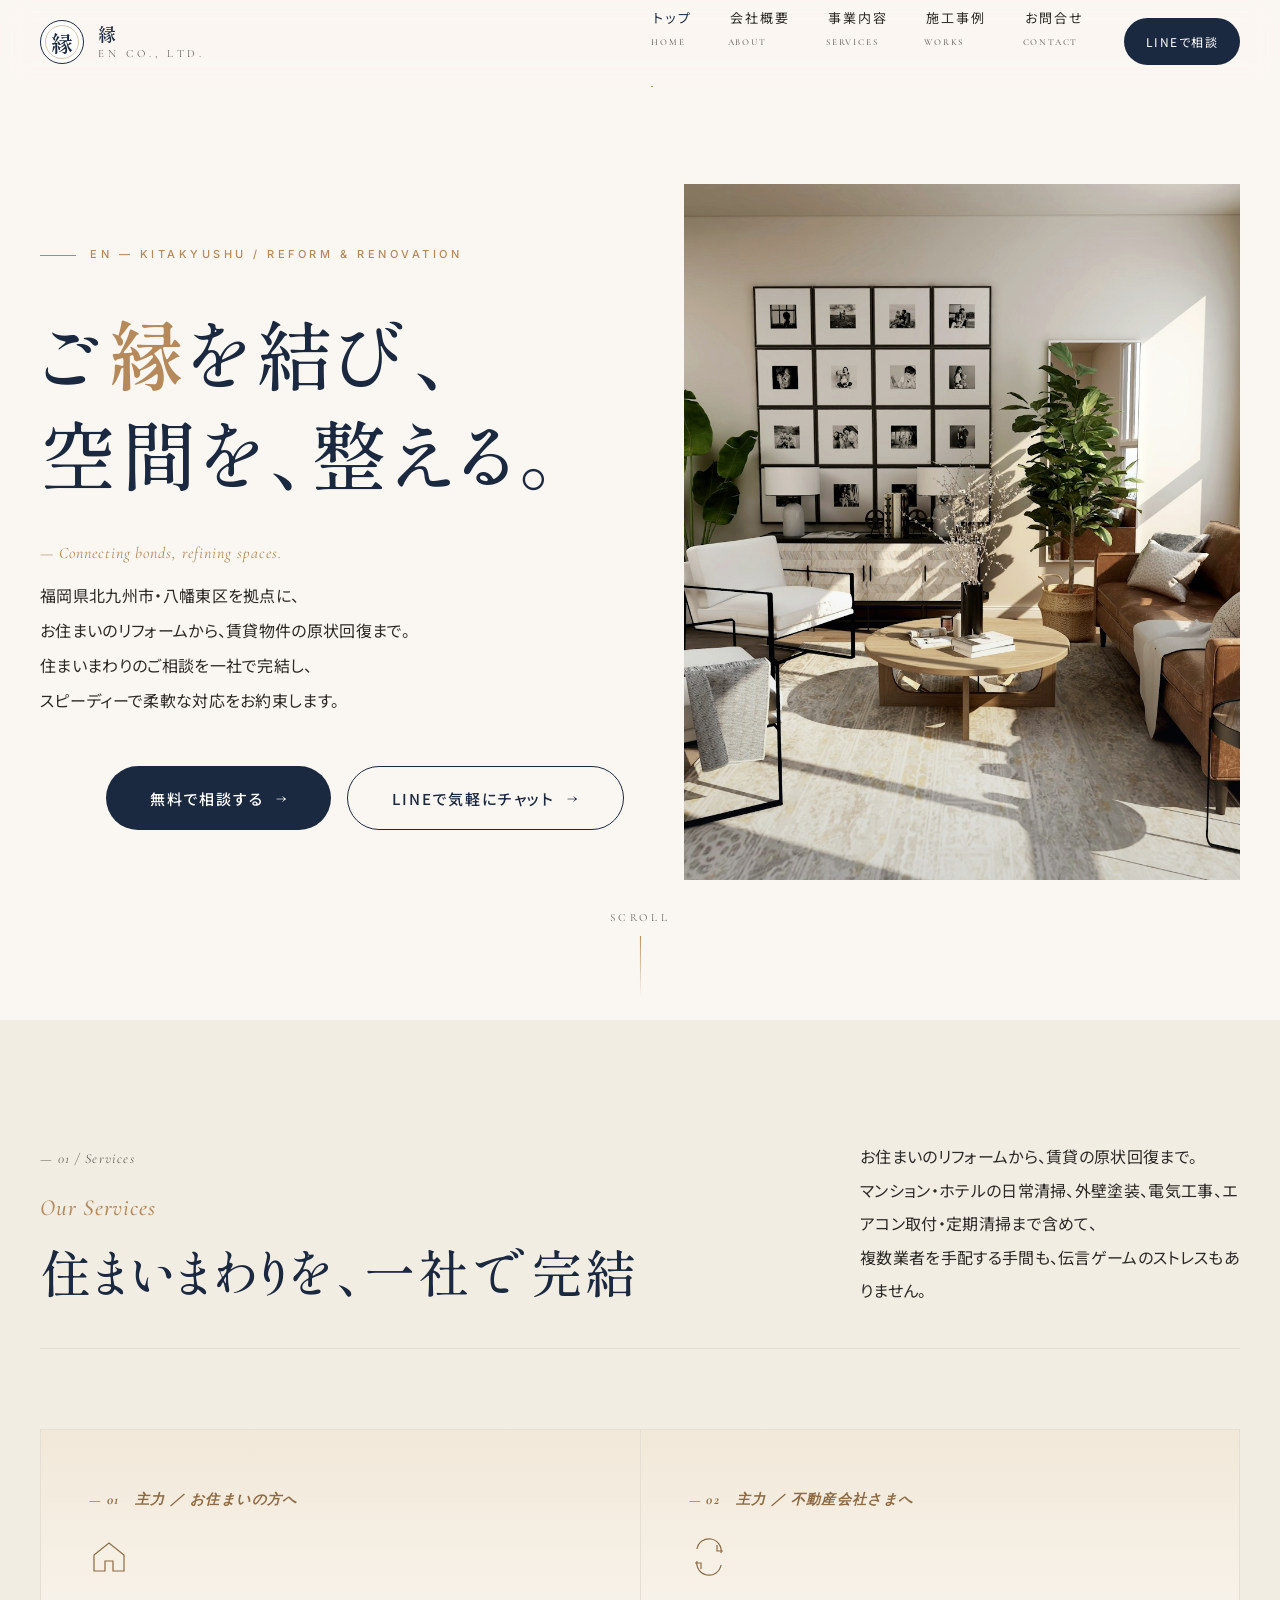
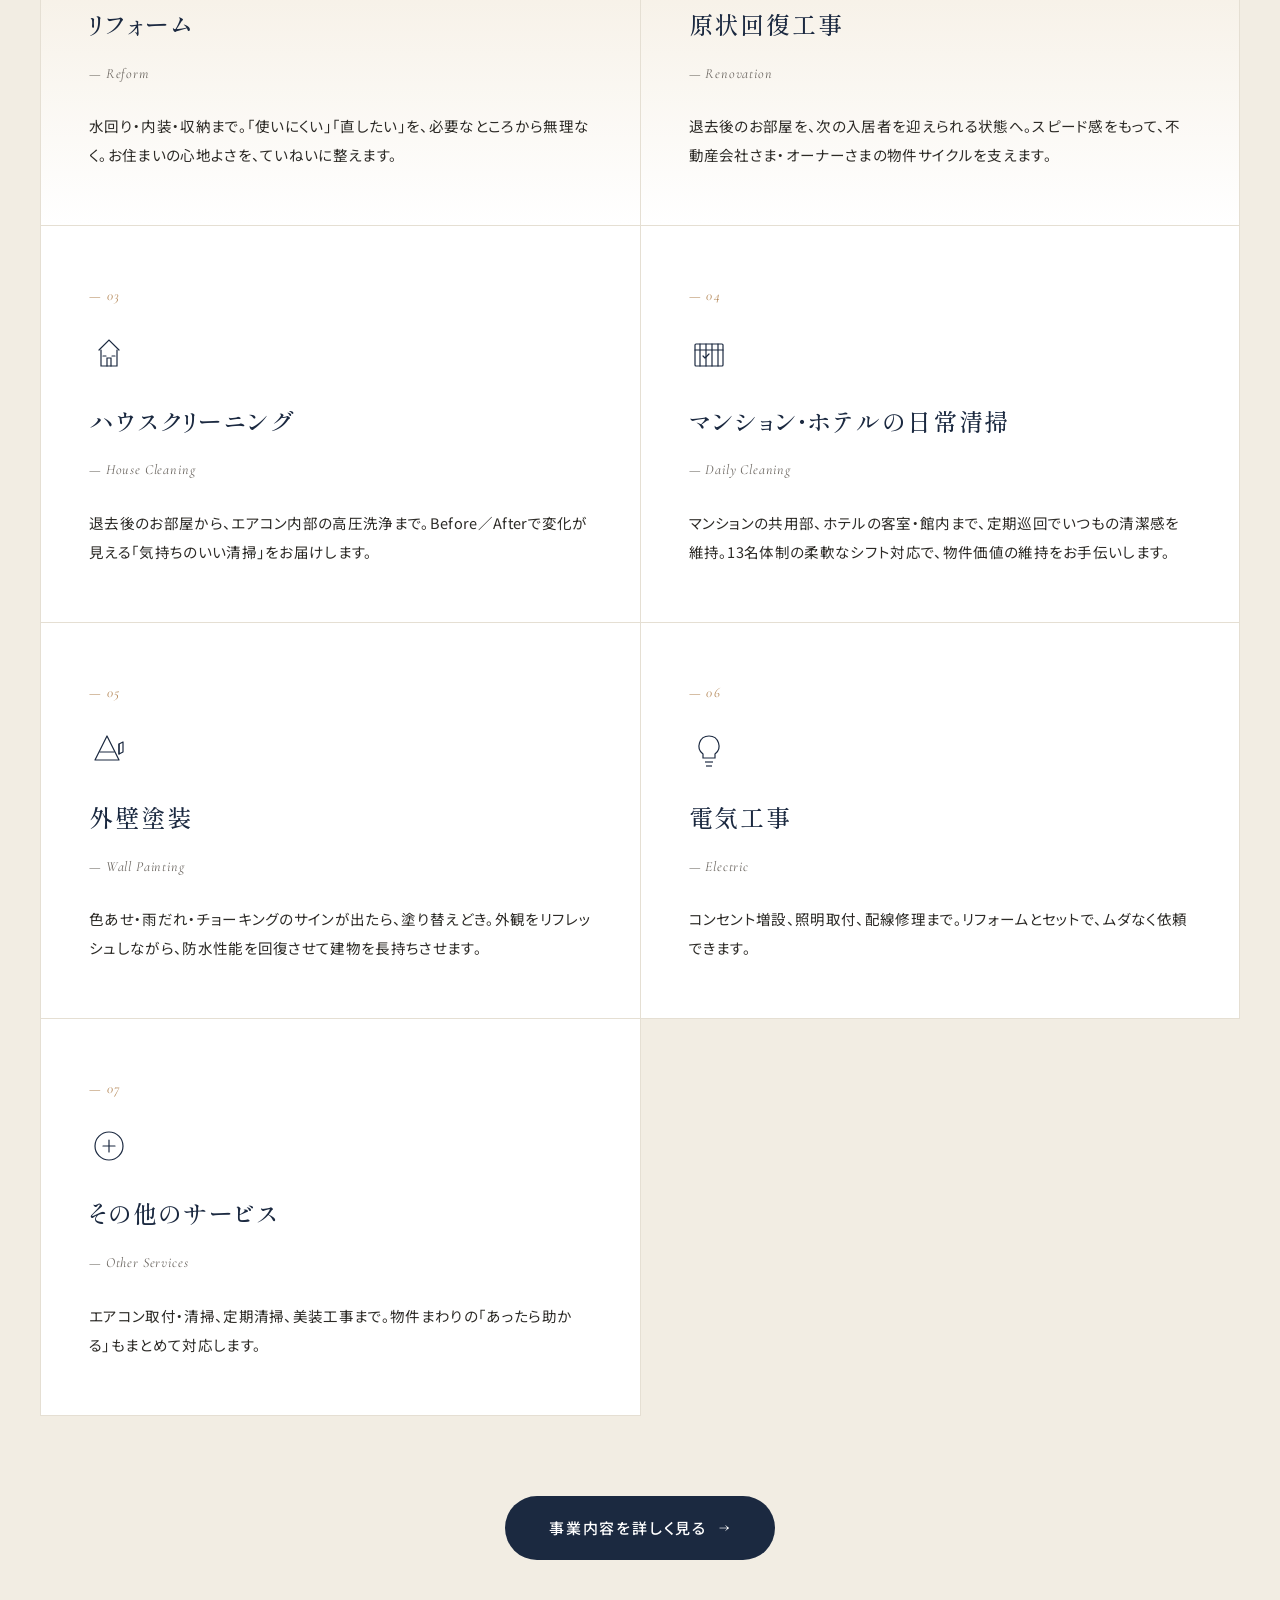
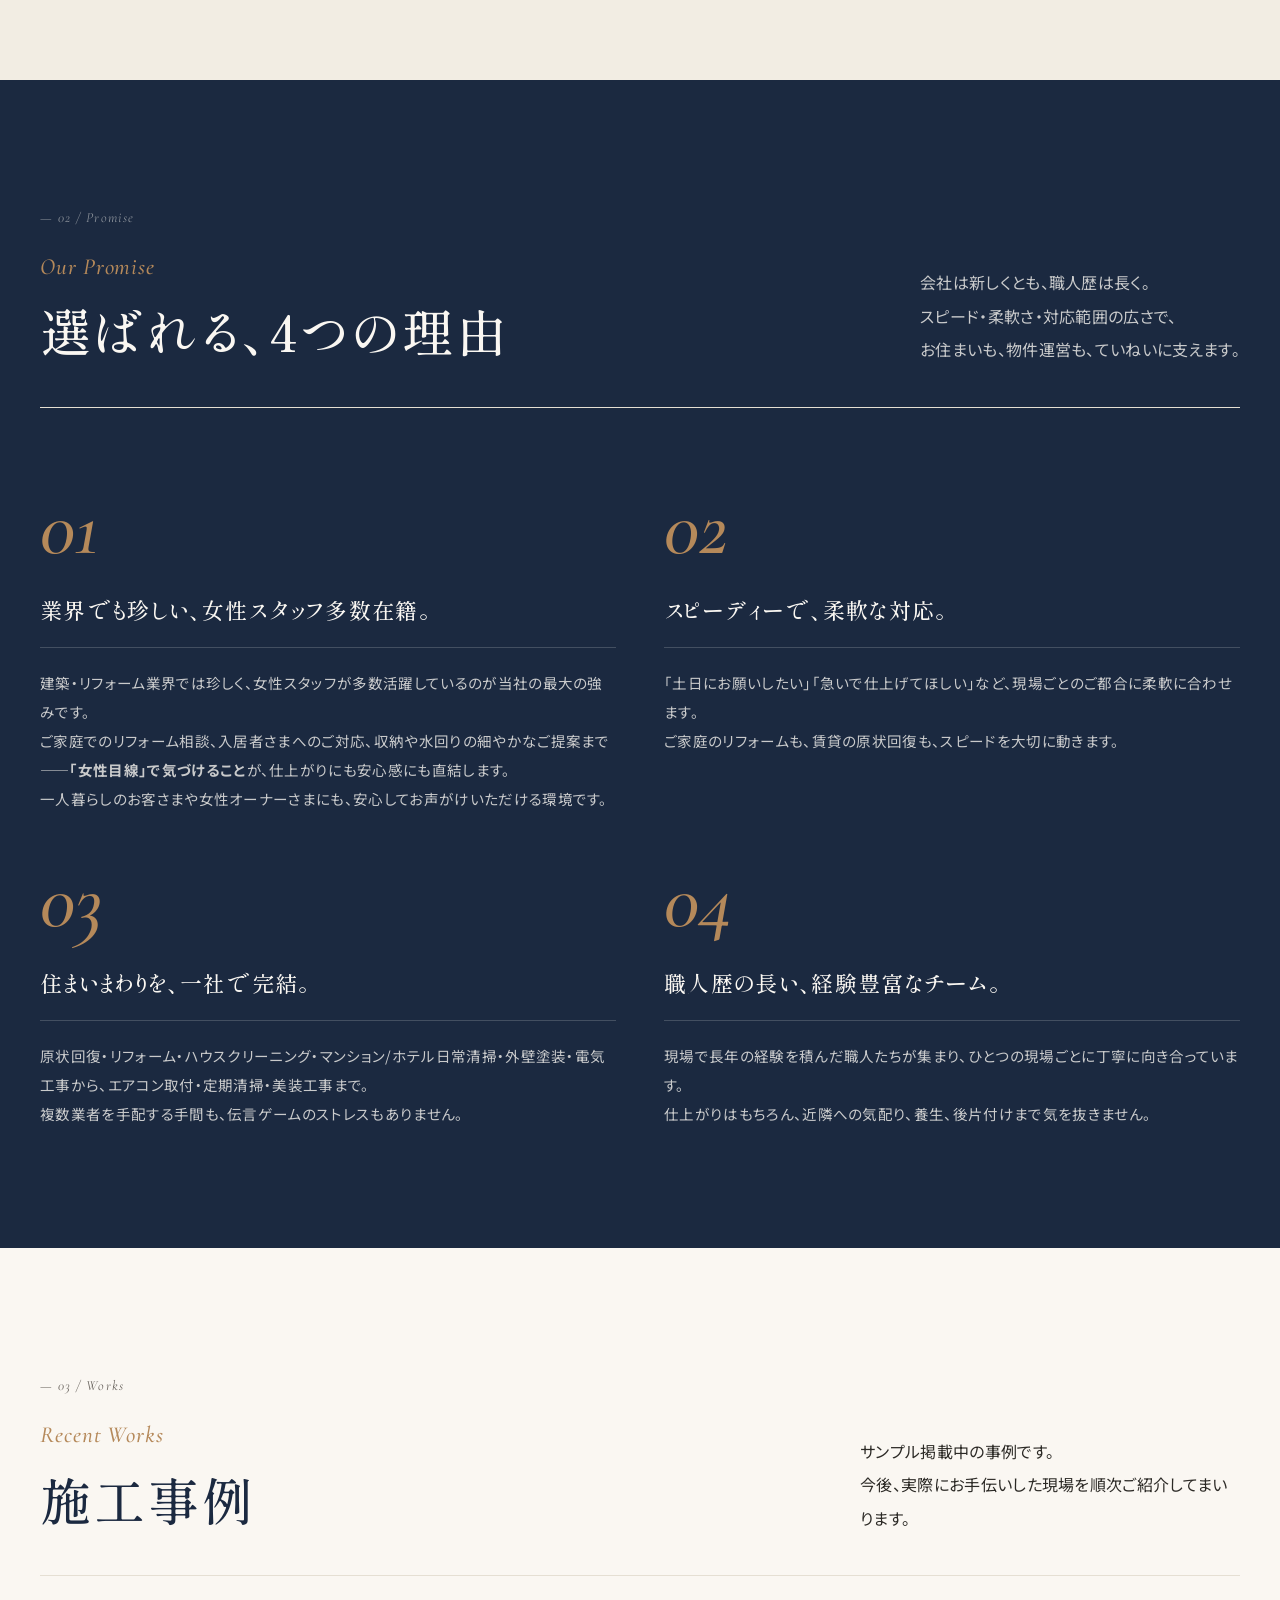
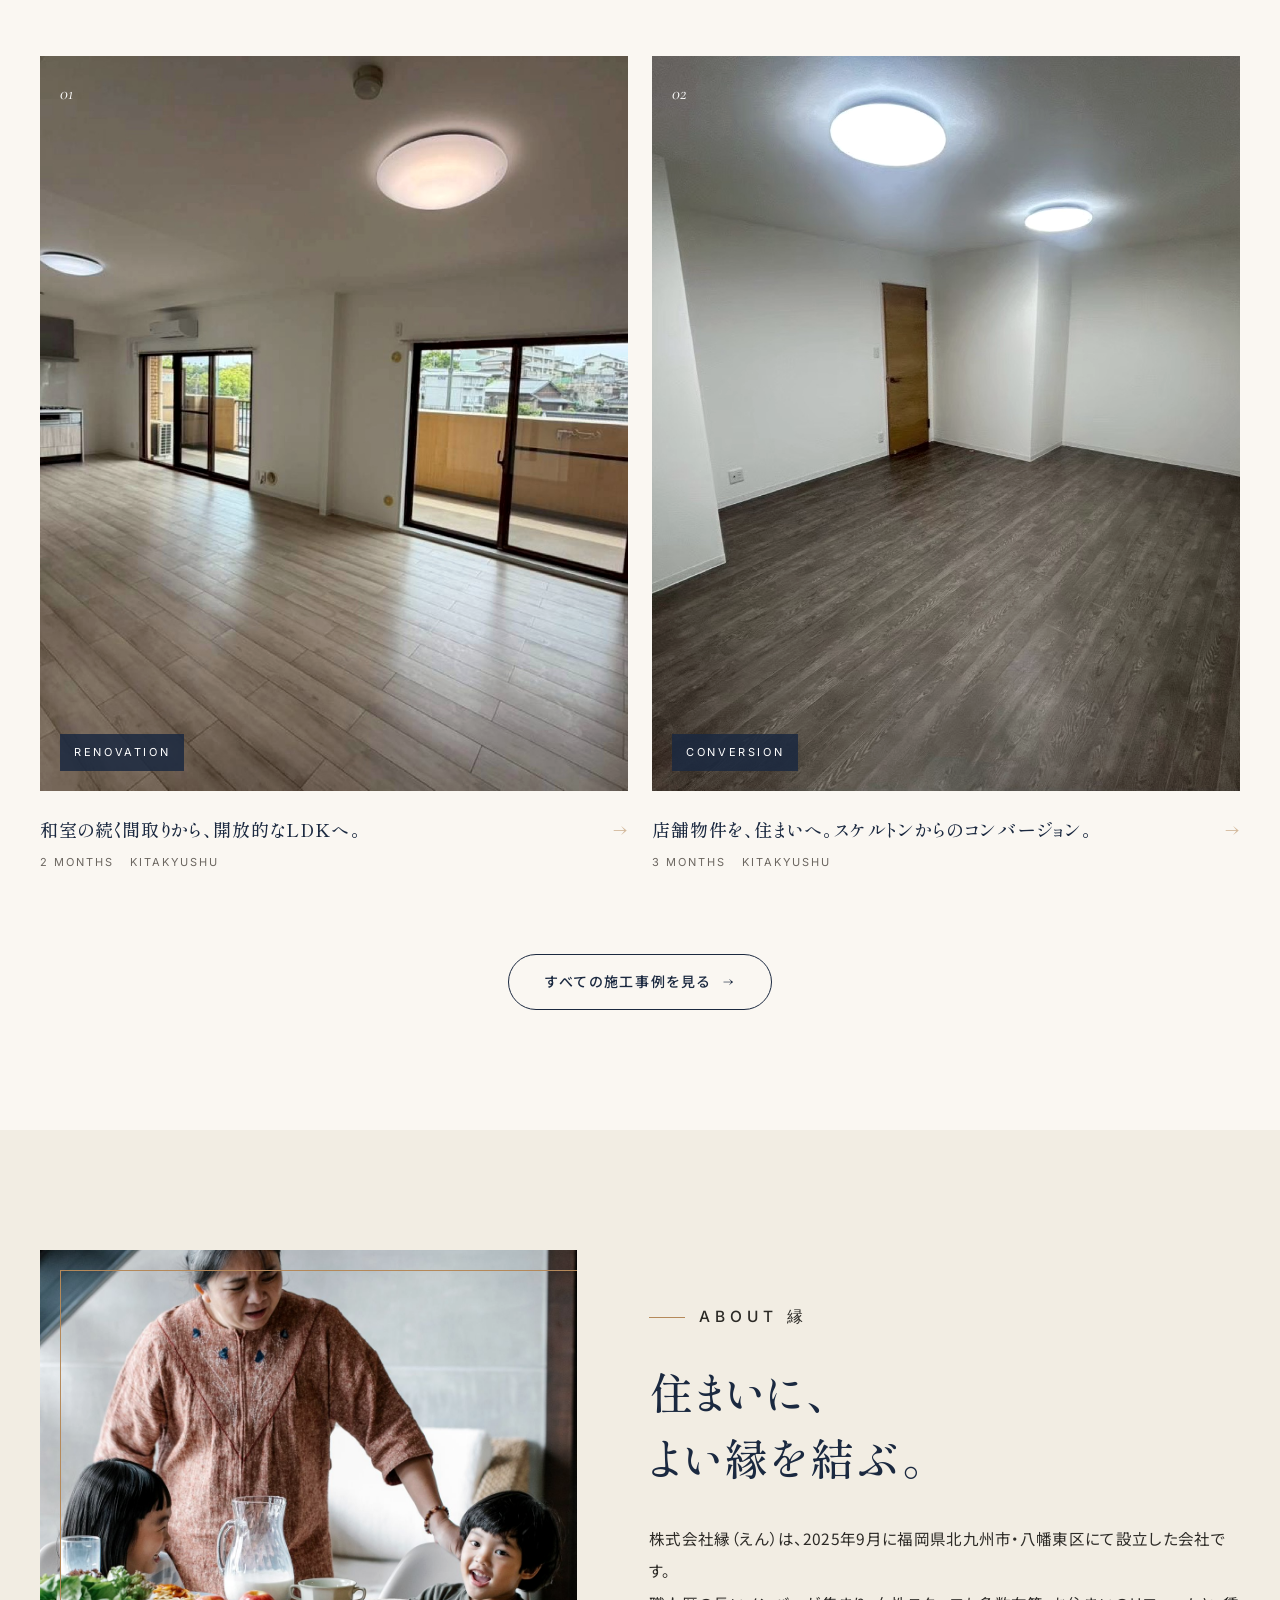
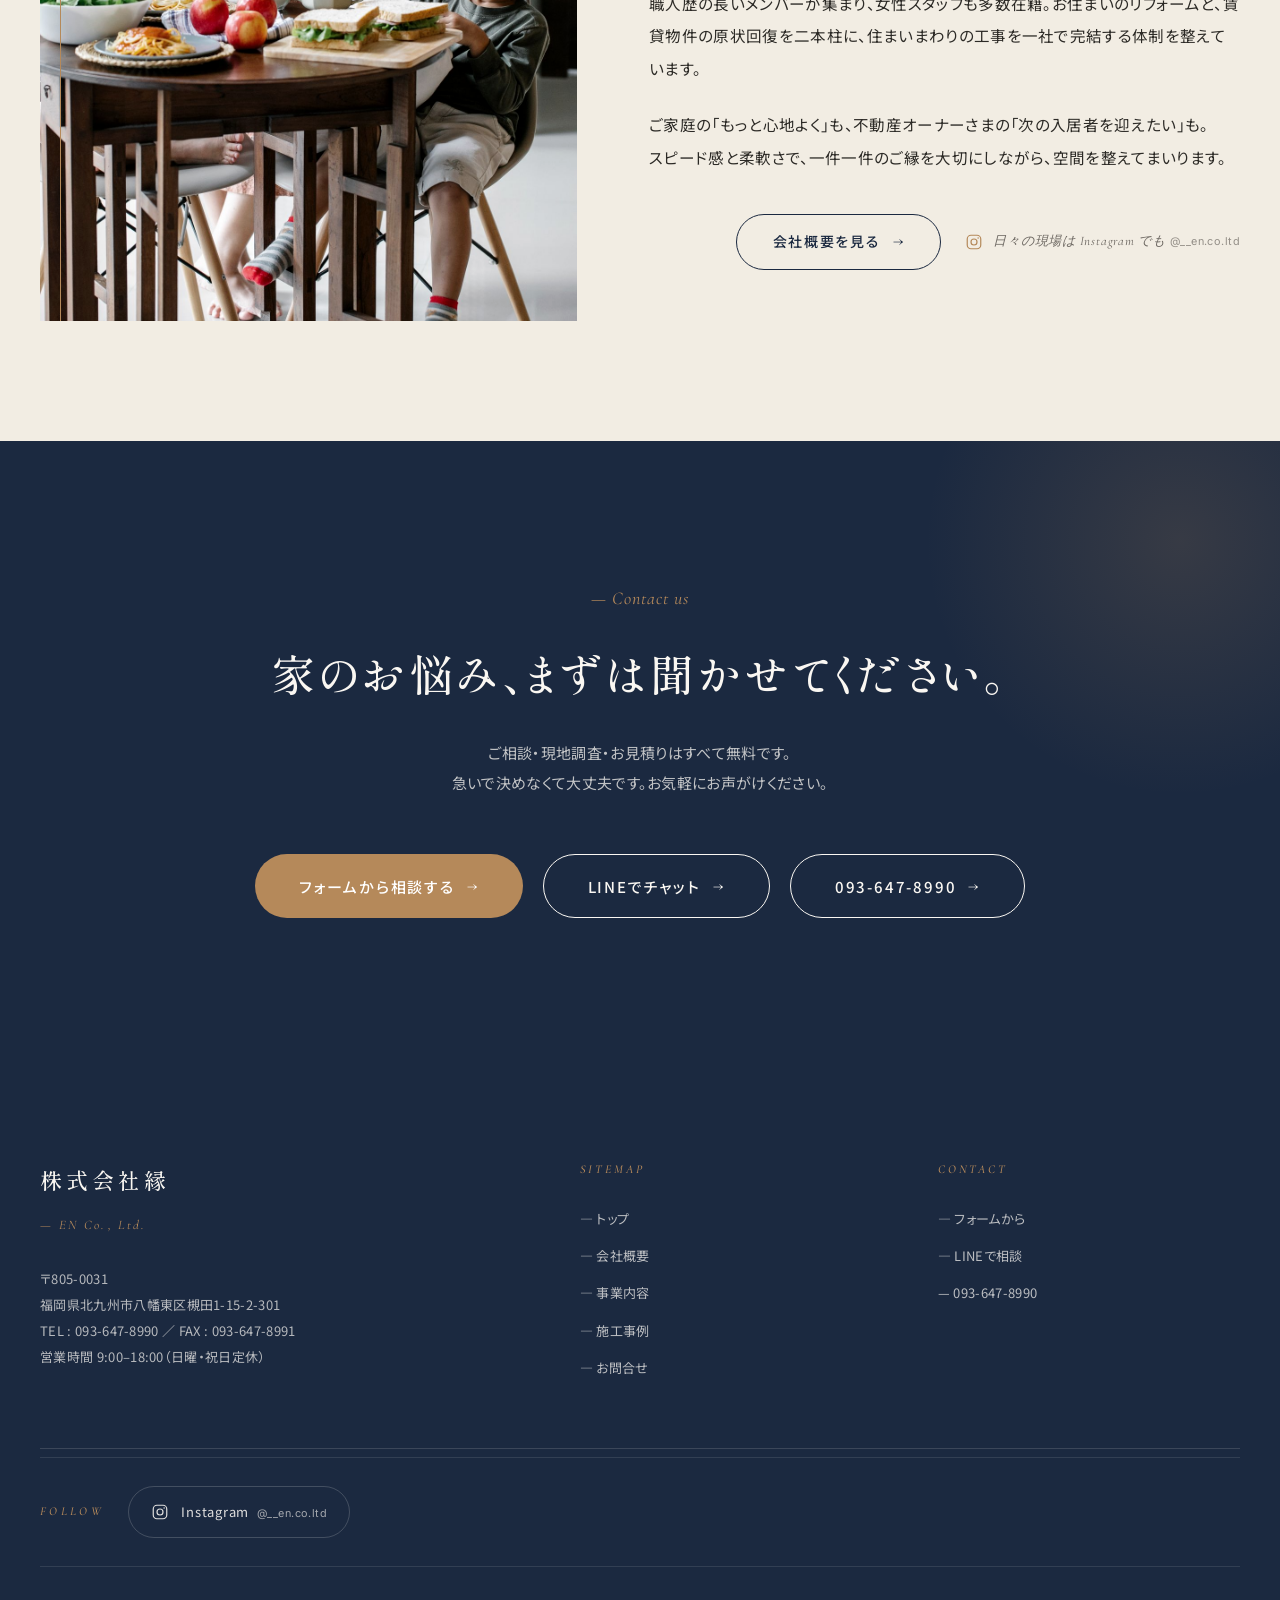
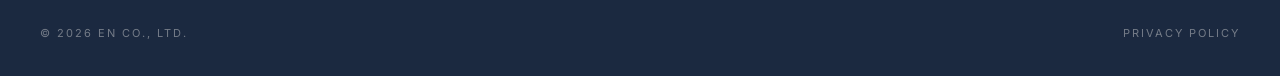
<file: index.html>
<!DOCTYPE html>
<html lang="ja">
<head>
<meta charset="UTF-8">
<meta name="viewport" content="width=device-width, initial-scale=1">
<title>株式会社縁（えん）｜ 北九州のリフォーム・原状回復・ハウスクリーニング・外壁塗装</title>
<meta name="description" content="ご縁を結び、空間を整える。福岡県北九州市八幡東区の株式会社縁（えん）です。お住まいのリフォーム、賃貸の原状回復、ハウスクリーニング、マンション・ホテルの日常清掃、外壁塗装、電気工事まで、住まいまわりを一社で完結。スピーディーで柔軟な対応をお約束します。">
<link rel="preconnect" href="https://fonts.googleapis.com">
<link rel="preconnect" href="https://fonts.gstatic.com" crossorigin>
<link href="https://fonts.googleapis.com/css2?family=Cormorant+Garamond:ital,wght@0,500;1,500;1,600&family=Inter:wght@400;500;600&family=Noto+Sans+JP:wght@300;400;500;700&family=Shippori+Mincho+B1:wght@400;500;600;700&display=swap" rel="stylesheet">
<link rel="stylesheet" href="assets/css/style.css">
</head>
<body class="page-home">

<!-- ================ Header ================ -->
<header class="header">
  <div class="header__inner">
    <a href="index.html" class="logo">
      <span class="logo__mark">縁</span>
      <span class="logo__name">
        <strong>縁</strong>
        <small>EN Co., Ltd.</small>
      </span>
    </a>
    <nav class="gnav">
      <ul class="gnav__list">
        <li><a href="index.html" class="is-active">トップ<small>HOME</small></a></li>
        <li><a href="about.html">会社概要<small>ABOUT</small></a></li>
        <li><a href="services.html">事業内容<small>SERVICES</small></a></li>
        <li><a href="works.html">施工事例<small>WORKS</small></a></li>
        <li><a href="contact.html">お問合せ<small>CONTACT</small></a></li>
      </ul>
      <a href="https://line.me/ti/p/b95CALSYRF" class="gnav__cta" target="_blank" rel="noopener">LINEで相談</a>
      <button class="menu-toggle" aria-label="メニュー">
        <span></span><span></span><span></span>
      </button>
    </nav>
  </div>
</header>

<!-- ================ Hero ================ -->
<section class="hero">
  <div class="container">
    <div class="hero__layout">
      <div class="hero__copy" data-reveal>
        <p class="hero__eyebrow"><span class="line"></span><span class="eyebrow">EN — Kitakyushu / Reform &amp; Renovation</span></p>
        <h1 class="hero__title">
          ご<em>縁</em>を結び、<br>
          空間を、整える。
        </h1>
        <p class="hero__catchphrase-en">— Connecting bonds, refining spaces.</p>
        <p class="hero__sub">
          福岡県北九州市・八幡東区を拠点に、<br>
          お住まいのリフォームから、賃貸物件の原状回復まで。<br>
          住まいまわりのご相談を一社で完結し、<br>
          スピーディーで柔軟な対応をお約束します。
        </p>
        <div class="hero__ctas">
          <a href="contact.html" class="btn btn--ink btn--lg">無料で相談する</a>
          <a href="https://line.me/ti/p/b95CALSYRF" class="btn btn--ghost btn--lg" target="_blank" rel="noopener">LINEで気軽にチャット</a>
        </div>
      </div>
      <div class="hero__visual" data-reveal></div>
    </div>
  </div>
  <div class="hero__scroll">SCROLL</div>
</section>

<!-- ================ Services overview ================ -->
<section class="section section--alt">
  <div class="container">
    <header class="section__head" data-reveal>
      <div class="section__head-main">
        <span class="section__num">— 01 / Services</span>
        <h2 class="section__title">
          <span class="section__title-en">Our Services</span>
          住まいまわりを、一社で完結
        </h2>
      </div>
      <p class="section__lede">
        お住まいのリフォームから、賃貸の原状回復まで。<br>
        マンション・ホテルの日常清掃、外壁塗装、電気工事、エアコン取付・定期清掃まで含めて、<br>
        複数業者を手配する手間も、伝言ゲームのストレスもありません。
      </p>
    </header>

    <div class="svc-grid" data-reveal>
      <div class="svc-cell svc-cell--main">
        <div class="svc-cell__num">— 01　主力 ／ お住まいの方へ</div>
        <svg class="svc-cell__icon" viewBox="0 0 40 40" fill="none" stroke="currentColor" stroke-width="1.2">
          <path d="M5 18 L20 6 L35 18 L35 34 L24 34 L24 24 L16 24 L16 34 L5 34 Z"/>
        </svg>
        <h3 class="svc-cell__title">リフォーム</h3>
        <p class="svc-cell__title-en">— Reform</p>
        <p class="svc-cell__desc">水回り・内装・収納まで。「使いにくい」「直したい」を、必要なところから無理なく。お住まいの心地よさを、ていねいに整えます。</p>
      </div>
      <div class="svc-cell svc-cell--main">
        <div class="svc-cell__num">— 02　主力 ／ 不動産会社さまへ</div>
        <svg class="svc-cell__icon" viewBox="0 0 40 40" fill="none" stroke="currentColor" stroke-width="1.2">
          <path d="M8 12 a12 12 0 0 1 24 4"/>
          <path d="M32 28 a12 12 0 0 1 -24 -4"/>
          <path d="M28 8 V14 H34"/>
          <path d="M12 32 V26 H6"/>
        </svg>
        <h3 class="svc-cell__title">原状回復工事</h3>
        <p class="svc-cell__title-en">— Renovation</p>
        <p class="svc-cell__desc">退去後のお部屋を、次の入居者を迎えられる状態へ。スピード感をもって、不動産会社さま・オーナーさまの物件サイクルを支えます。</p>
      </div>
      <div class="svc-cell">
        <div class="svc-cell__num">— 03</div>
        <svg class="svc-cell__icon" viewBox="0 0 40 40" fill="none" stroke="currentColor" stroke-width="1.2" stroke-linecap="round">
          <path d="M10 16 L20 6 L30 16"/>
          <path d="M12 16 V32 H28 V16"/>
          <path d="M18 32 V24 H22 V32"/>
          <path d="M14 22 H17 M23 22 H26"/>
        </svg>
        <h3 class="svc-cell__title">ハウスクリーニング</h3>
        <p class="svc-cell__title-en">— House Cleaning</p>
        <p class="svc-cell__desc">退去後のお部屋から、エアコン内部の高圧洗浄まで。Before／Afterで変化が見える「気持ちのいい清掃」をお届けします。</p>
      </div>
      <div class="svc-cell">
        <div class="svc-cell__num">— 04</div>
        <svg class="svc-cell__icon" viewBox="0 0 40 40" fill="none" stroke="currentColor" stroke-width="1.2" stroke-linecap="round" stroke-linejoin="round">
          <rect x="6" y="10" width="28" height="22" rx="1"/>
          <path d="M6 16 H34"/>
          <path d="M11 10 V32 M17 10 V32 M23 10 V32 M29 10 V32"/>
          <path d="M14 22 L16 24 L20 20"/>
        </svg>
        <h3 class="svc-cell__title">マンション・ホテルの日常清掃</h3>
        <p class="svc-cell__title-en">— Daily Cleaning</p>
        <p class="svc-cell__desc">マンションの共用部、ホテルの客室・館内まで、定期巡回でいつもの清潔感を維持。13名体制の柔軟なシフト対応で、物件価値の維持をお手伝いします。</p>
      </div>
      <div class="svc-cell">
        <div class="svc-cell__num">— 05</div>
        <svg class="svc-cell__icon" viewBox="0 0 40 40" fill="none" stroke="currentColor" stroke-width="1.2" stroke-linecap="round" stroke-linejoin="round">
          <path d="M6 30 L18 6 L30 30 Z"/>
          <path d="M11 22 H25"/>
          <path d="M30 14 L34 12 L34 22 L30 24 Z"/>
          <path d="M30 14 V24"/>
        </svg>
        <h3 class="svc-cell__title">外壁塗装</h3>
        <p class="svc-cell__title-en">— Wall Painting</p>
        <p class="svc-cell__desc">色あせ・雨だれ・チョーキングのサインが出たら、塗り替えどき。外観をリフレッシュしながら、防水性能を回復させて建物を長持ちさせます。</p>
      </div>
      <div class="svc-cell">
        <div class="svc-cell__num">— 06</div>
        <svg class="svc-cell__icon" viewBox="0 0 40 40" fill="none" stroke="currentColor" stroke-width="1.2">
          <path d="M20 6 a10 10 0 0 1 6 18 V28 H14 V24 A10 10 0 0 1 20 6 Z"/>
          <path d="M16 32 H24"/>
          <path d="M17 36 H23"/>
        </svg>
        <h3 class="svc-cell__title">電気工事</h3>
        <p class="svc-cell__title-en">— Electric</p>
        <p class="svc-cell__desc">コンセント増設、照明取付、配線修理まで。リフォームとセットで、ムダなく依頼できます。</p>
      </div>
      <div class="svc-cell">
        <div class="svc-cell__num">— 07</div>
        <svg class="svc-cell__icon" viewBox="0 0 40 40" fill="none" stroke="currentColor" stroke-width="1.2" stroke-linecap="round">
          <circle cx="20" cy="20" r="14"/>
          <path d="M14 20 H26"/>
          <path d="M20 14 V26"/>
        </svg>
        <h3 class="svc-cell__title">その他のサービス</h3>
        <p class="svc-cell__title-en">— Other Services</p>
        <p class="svc-cell__desc">エアコン取付・清掃、定期清掃、美装工事まで。物件まわりの「あったら助かる」もまとめて対応します。</p>
      </div>
    </div>

    <div class="section__more">
      <a href="services.html" class="btn btn--ink btn--lg">事業内容を詳しく見る</a>
    </div>
  </div>
</section>

<!-- ================ Reasons ================ -->
<section class="section section--ink">
  <div class="container">
    <header class="section__head" data-reveal>
      <div class="section__head-main">
        <span class="section__num" style="color: rgba(250,247,242,0.5);">— 02 / Promise</span>
        <h2 class="section__title">
          <span class="section__title-en">Our Promise</span>
          選ばれる、4つの理由
        </h2>
      </div>
      <p class="section__lede">
        会社は新しくとも、職人歴は長く。<br>
        スピード・柔軟さ・対応範囲の広さで、<br>
        お住まいも、物件運営も、ていねいに支えます。
      </p>
    </header>

    <div class="reasons reasons--four" data-reveal>
      <div class="reason">
        <div class="reason__num">01</div>
        <h3 class="reason__title">業界でも珍しい、女性スタッフ多数在籍。</h3>
        <p class="reason__desc">
          建築・リフォーム業界では珍しく、女性スタッフが多数活躍しているのが当社の最大の強みです。<br>
          ご家庭でのリフォーム相談、入居者さまへのご対応、収納や水回りの細やかなご提案まで——<strong>「女性目線」で気づけること</strong>が、仕上がりにも安心感にも直結します。<br>
          一人暮らしのお客さまや女性オーナーさまにも、安心してお声がけいただける環境です。
        </p>
      </div>
      <div class="reason">
        <div class="reason__num">02</div>
        <h3 class="reason__title">スピーディーで、柔軟な対応。</h3>
        <p class="reason__desc">
          「土日にお願いしたい」「急いで仕上げてほしい」など、現場ごとのご都合に柔軟に合わせます。<br>
          ご家庭のリフォームも、賃貸の原状回復も、スピードを大切に動きます。
        </p>
      </div>
      <div class="reason">
        <div class="reason__num">03</div>
        <h3 class="reason__title">住まいまわりを、一社で完結。</h3>
        <p class="reason__desc">
          原状回復・リフォーム・ハウスクリーニング・マンション/ホテル日常清掃・外壁塗装・電気工事から、エアコン取付・定期清掃・美装工事まで。<br>
          複数業者を手配する手間も、伝言ゲームのストレスもありません。
        </p>
      </div>
      <div class="reason">
        <div class="reason__num">04</div>
        <h3 class="reason__title">職人歴の長い、経験豊富なチーム。</h3>
        <p class="reason__desc">
          現場で長年の経験を積んだ職人たちが集まり、ひとつの現場ごとに丁寧に向き合っています。<br>
          仕上がりはもちろん、近隣への気配り、養生、後片付けまで気を抜きません。
        </p>
      </div>
    </div>
  </div>
</section>

<!-- ================ Works preview ================ -->
<section class="section">
  <div class="container">
    <header class="section__head" data-reveal>
      <div class="section__head-main">
        <span class="section__num">— 03 / Works</span>
        <h2 class="section__title">
          <span class="section__title-en">Recent Works</span>
          施工事例
        </h2>
      </div>
      <p class="section__lede">
        サンプル掲載中の事例です。<br>
        今後、実際にお手伝いした現場を順次ご紹介してまいります。
      </p>
    </header>

    <div class="works works--two" data-reveal>
      <a href="case01.html" class="work">
        <div class="work__thumb">
          <span class="work__num">01</span>
          <span class="work__cat">Renovation</span>
          <img src="assets/img/works/case01/hero.jpg" alt="マンション一室のフルリノベーション事例">
        </div>
        <h3 class="work__title">和室の続く間取りから、開放的なLDKへ。</h3>
        <p class="work__meta"><span>2 months</span><span>Kitakyushu</span></p>
      </a>
      <a href="case02.html" class="work">
        <div class="work__thumb">
          <span class="work__num">02</span>
          <span class="work__cat">Conversion</span>
          <img src="assets/img/works/case02/hero.jpg" alt="店舗物件から住居へのコンバージョン事例">
        </div>
        <h3 class="work__title">店舗物件を、住まいへ。スケルトンからのコンバージョン。</h3>
        <p class="work__meta"><span>3 months</span><span>Kitakyushu</span></p>
      </a>
    </div>

    <div class="section__more">
      <a href="works.html" class="btn btn--ghost">すべての施工事例を見る</a>
    </div>
  </div>
</section>

<!-- ================ About preview ================ -->
<section class="section section--alt">
  <div class="container">
    <div class="about-preview">
      <div class="about-preview__visual" data-reveal>
        <img src="assets/img/home/about-family.jpg" alt="ダイニングテーブルで笑顔を交わす家族（イメージ）">
      </div>
      <div class="about-preview__copy" data-reveal>
        <p class="eyebrow"><span class="line"></span>About 縁</p>
        <h2>住まいに、<br>よい縁を結ぶ。</h2>
        <p>
          株式会社縁（えん）は、2025年9月に福岡県北九州市・八幡東区にて設立した会社です。<br>
          職人歴の長いメンバーが集まり、女性スタッフも多数在籍。お住まいのリフォームと、賃貸物件の原状回復を二本柱に、住まいまわりの工事を一社で完結する体制を整えています。
        </p>
        <p>
          ご家庭の「もっと心地よく」も、不動産オーナーさまの「次の入居者を迎えたい」も。<br>
          スピード感と柔軟さで、一件一件のご縁を大切にしながら、空間を整えてまいります。
        </p>
        <div class="about-preview__cta">
          <a href="about.html" class="btn btn--ghost">会社概要を見る</a>
          <a href="https://www.instagram.com/__en.co.ltd/" target="_blank" rel="noopener noreferrer" class="about-preview__ig">
            <svg viewBox="0 0 24 24" fill="none" stroke="currentColor" stroke-width="1.6" stroke-linecap="round" stroke-linejoin="round" aria-hidden="true">
              <rect x="3" y="3" width="18" height="18" rx="5"/>
              <circle cx="12" cy="12" r="4"/>
              <circle cx="17.5" cy="6.5" r="1" fill="currentColor" stroke="none"/>
            </svg>
            <span>日々の現場は Instagram でも <small>@__en.co.ltd</small></span>
          </a>
        </div>
      </div>
    </div>
  </div>
</section>

<!-- ================ CTA ================ -->
<section class="cta">
  <div class="container">
    <div class="cta__inner">
      <p class="cta__lead">— Contact us</p>
      <h2 class="cta__title">家のお悩み、まずは聞かせてください。</h2>
      <p class="cta__sub">ご相談・現地調査・お見積りはすべて無料です。<br>急いで決めなくて大丈夫です。お気軽にお声がけください。</p>
      <div class="cta__btns">
        <a href="contact.html" class="btn btn--accent btn--lg">フォームから相談する</a>
        <a href="https://line.me/ti/p/b95CALSYRF" class="btn btn--ghost btn--lg" target="_blank" rel="noopener">LINEでチャット</a>
        <a href="tel:0936478990" class="btn btn--ghost btn--lg">093-647-8990</a>
      </div>
    </div>
  </div>
</section>

<!-- ================ Footer ================ -->
<footer class="footer">
  <div class="container">
    <div class="footer__top">
      <div>
        <p class="footer__brand">株式会社縁</p>
        <p class="footer__brand-en">— EN Co., Ltd.</p>
        <p class="footer__addr">
          〒805-0031<br>
          福岡県北九州市八幡東区槻田1-15-2-301<br>
          TEL : 093-647-8990 ／ FAX : 093-647-8991<br>
          営業時間 9:00–18:00（日曜・祝日定休）
        </p>
      </div>
      <div>
        <p class="footer__nav-title">Sitemap</p>
        <ul class="footer__nav-list">
          <li><a href="index.html">— トップ</a></li>
          <li><a href="about.html">— 会社概要</a></li>
          <li><a href="services.html">— 事業内容</a></li>
          <li><a href="works.html">— 施工事例</a></li>
          <li><a href="contact.html">— お問合せ</a></li>
        </ul>
      </div>
      <div>
        <p class="footer__nav-title">Contact</p>
        <ul class="footer__nav-list">
          <li><a href="contact.html">— フォームから</a></li>
          <li><a href="https://line.me/ti/p/b95CALSYRF" target="_blank" rel="noopener">— LINEで相談</a></li>
          <li><a href="tel:0936478990">— 093-647-8990</a></li>
        </ul>
      </div>
    </div>
    <div class="footer__social">
      <div class="footer__social-row">
        <p class="footer__social-label">Follow</p>
        <a href="https://www.instagram.com/__en.co.ltd/" class="footer__social-link" target="_blank" rel="noopener noreferrer" aria-label="Instagram">
          <svg viewBox="0 0 24 24" fill="none" stroke="currentColor" stroke-width="1.6" stroke-linecap="round" stroke-linejoin="round">
            <rect x="3" y="3" width="18" height="18" rx="5"/>
            <circle cx="12" cy="12" r="4"/>
            <circle cx="17.5" cy="6.5" r="1" fill="currentColor" stroke="none"/>
          </svg>
          <span>Instagram <small>@__en.co.ltd</small></span>
        </a>
      </div>
    </div>
    <div class="footer__bottom">
      <p>© 2026 EN Co., Ltd.</p>
      <p><a href="privacy-policy.html">Privacy Policy</a></p>
    </div>
  </div>
</footer>

<script src="assets/js/main.js"></script>
<!-- Sticky mobile CTA -->
<div class="sticky-cta" aria-label="お問い合わせメニュー">
  <a href="contact.html" class="sticky-cta__btn sticky-cta__btn--primary" aria-label="無料相談">
    <svg viewBox="0 0 24 24" fill="none" stroke="currentColor" stroke-width="1.8" stroke-linecap="round" stroke-linejoin="round" aria-hidden="true">
      <path d="M21 11.5a8.4 8.4 0 0 1-.9 3.8 8.5 8.5 0 0 1-7.6 4.7 8.4 8.4 0 0 1-3.8-.9L3 21l1.9-5.7a8.4 8.4 0 0 1-.9-3.8 8.5 8.5 0 0 1 4.7-7.6 8.4 8.4 0 0 1 3.8-.9h.5a8.5 8.5 0 0 1 8 8v.5z"/>
    </svg>
    <span>無料相談</span>
  </a>
  <a href="https://line.me/ti/p/b95CALSYRF" class="sticky-cta__btn sticky-cta__btn--line" aria-label="LINEで相談" target="_blank" rel="noopener">
    <svg viewBox="0 0 24 24" fill="currentColor" aria-hidden="true">
      <path d="M19 4H5a3 3 0 0 0-3 3v8a3 3 0 0 0 3 3h3v4l4-4h7a3 3 0 0 0 3-3V7a3 3 0 0 0-3-3zm-9 9.5H8.5v-3H7v3H5.5v-4H7v-.5h1.5v.5H10v4zm3-2c0 .3-.2.5-.5.5h-2v.5h2.5v1H11.5c-.3 0-.5-.2-.5-.5v-2c0-.3.2-.5.5-.5h2v-.5H11v-1h2.5c.3 0 .5.2.5.5v2zm5 0c0 .3-.2.5-.5.5H17l1.5 1.5h-1L16 12v1.5h-1V9.5h1V11l1.5-1.5h1L17 11l1.5.5c.3 0 .5.2.5.5v1z"/>
    </svg>
    <span>LINEで相談</span>
  </a>
</div>
</body>

</html>
</file>
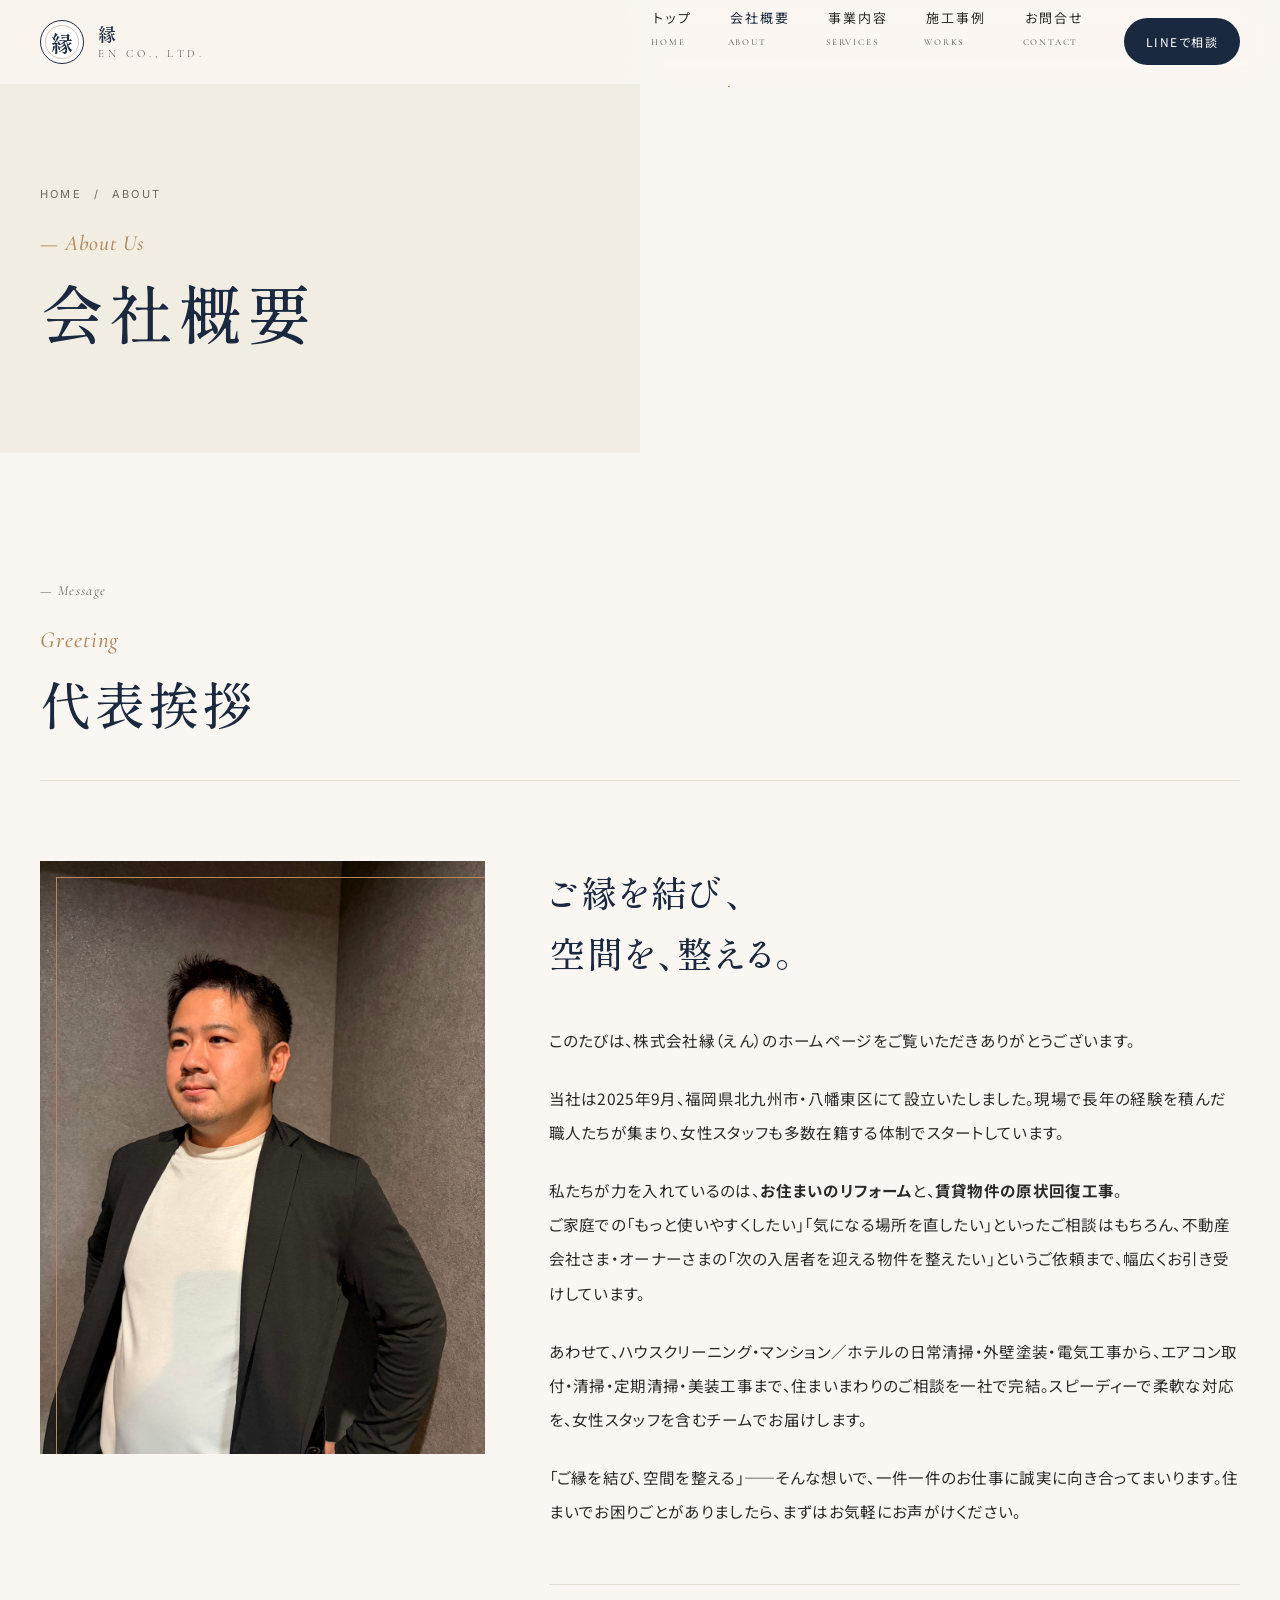
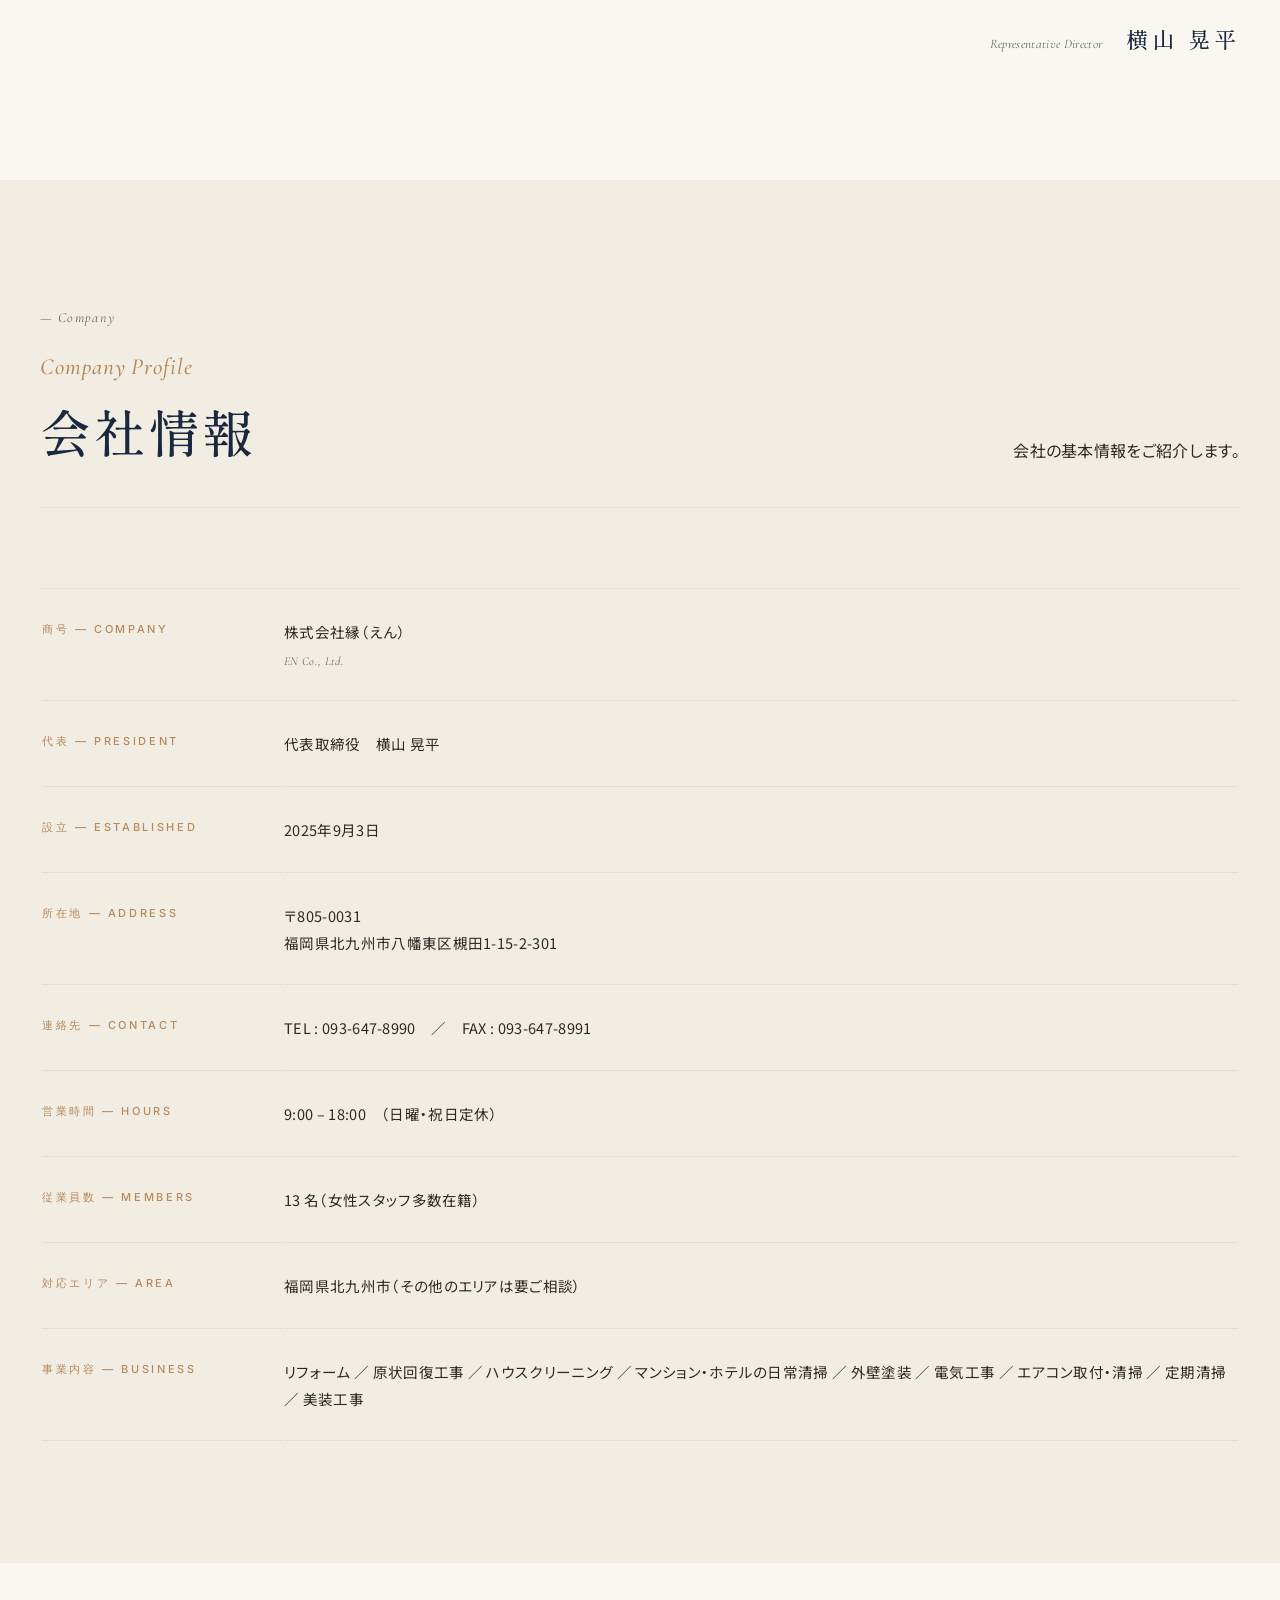
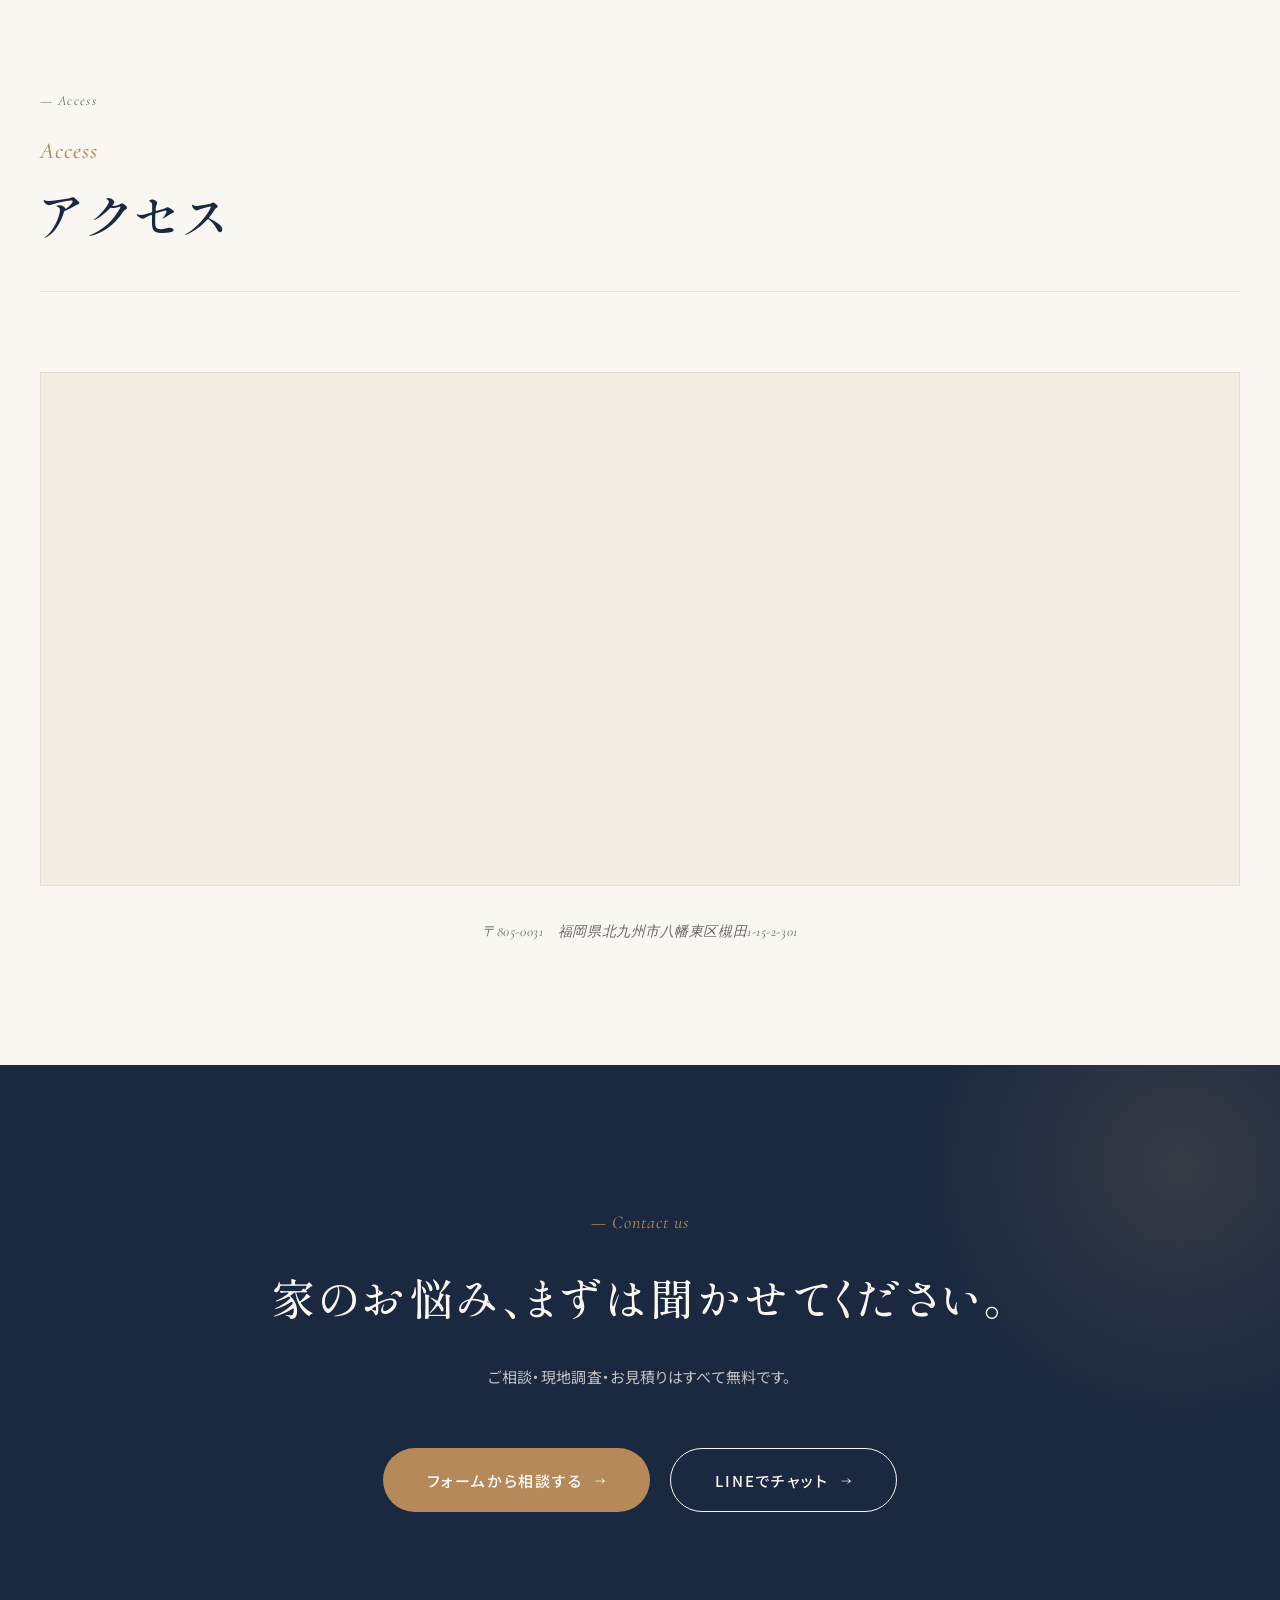
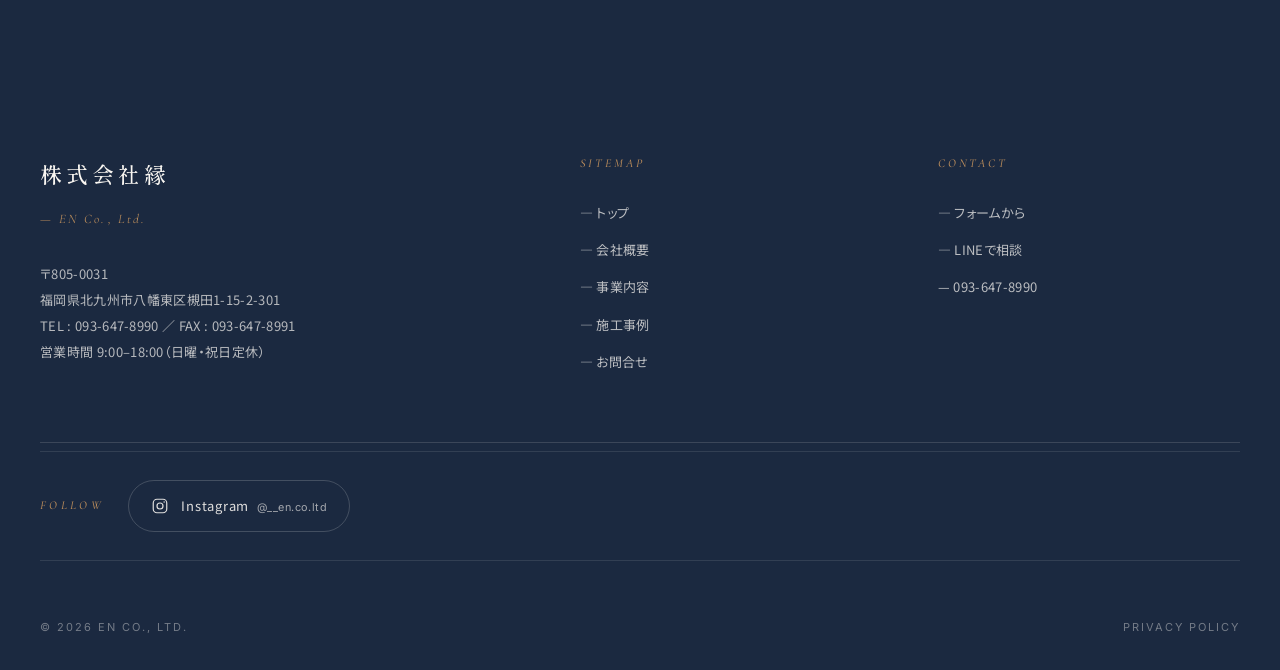
<file: about.html>
<!DOCTYPE html>
<html lang="ja">
<head>
<meta charset="UTF-8">
<meta name="viewport" content="width=device-width, initial-scale=1">
<title>会社概要 ｜ 株式会社縁（えん）</title>
<meta name="description" content="株式会社縁（えん）の会社概要・代表挨拶・アクセス情報。福岡県北九州市八幡東区を拠点に、お住まいのリフォームと賃貸物件の原状回復を二本柱に、ハウスクリーニング・マンション/ホテル日常清掃・外壁塗装・電気工事まで承ります。">
<link rel="preconnect" href="https://fonts.googleapis.com">
<link rel="preconnect" href="https://fonts.gstatic.com" crossorigin>
<link href="https://fonts.googleapis.com/css2?family=Cormorant+Garamond:ital,wght@0,500;1,500;1,600&family=Inter:wght@400;500;600&family=Noto+Sans+JP:wght@300;400;500;700&family=Shippori+Mincho+B1:wght@400;500;600;700&display=swap" rel="stylesheet">
<link rel="stylesheet" href="assets/css/style.css">
</head>
<body>

<header class="header">
  <div class="header__inner">
    <a href="index.html" class="logo">
      <span class="logo__mark">縁</span>
      <span class="logo__name"><strong>縁</strong><small>EN Co., Ltd.</small></span>
    </a>
    <nav class="gnav">
      <ul class="gnav__list">
        <li><a href="index.html">トップ<small>HOME</small></a></li>
        <li><a href="about.html" class="is-active">会社概要<small>ABOUT</small></a></li>
        <li><a href="services.html">事業内容<small>SERVICES</small></a></li>
        <li><a href="works.html">施工事例<small>WORKS</small></a></li>
        <li><a href="contact.html">お問合せ<small>CONTACT</small></a></li>
      </ul>
      <a href="https://line.me/ti/p/b95CALSYRF" class="gnav__cta" target="_blank" rel="noopener">LINEで相談</a>
      <button class="menu-toggle" aria-label="メニュー"><span></span><span></span><span></span></button>
    </nav>
  </div>
</header>

<!-- Page Hero -->
<section class="page-hero">
  <div class="container">
    <div class="page-hero__inner">
      <div data-reveal>
        <p class="crumb"><a href="index.html">Home</a><span>/</span><span>About</span></p>
        <h1 class="page-hero__title">
          <span class="page-hero__title-en">— About Us</span>
          会社概要
        </h1>
      </div>
    </div>
  </div>
</section>

<!-- Greeting -->
<section class="section">
  <div class="container">
    <header class="section__head" data-reveal>
      <div class="section__head-main">
        <span class="section__num">— Message</span>
        <h2 class="section__title">
          <span class="section__title-en">Greeting</span>
          代表挨拶
        </h2>
      </div>
    </header>

    <div class="greeting">
      <div class="greeting__photo" data-reveal>
        <img src="assets/img/about/yokoyama.jpg" alt="株式会社縁 代表取締役 横山晃平">
      </div>
      <div data-reveal>
        <h3 class="greeting__title">
          ご縁を結び、<br>
          空間を、整える。
        </h3>
        <div class="greeting__body">
          <p>このたびは、株式会社縁（えん）のホームページをご覧いただきありがとうございます。</p>
          <p>当社は2025年9月、福岡県北九州市・八幡東区にて設立いたしました。現場で長年の経験を積んだ職人たちが集まり、女性スタッフも多数在籍する体制でスタートしています。</p>
          <p>私たちが力を入れているのは、<strong>お住まいのリフォーム</strong>と、<strong>賃貸物件の原状回復工事</strong>。<br>ご家庭での「もっと使いやすくしたい」「気になる場所を直したい」といったご相談はもちろん、不動産会社さま・オーナーさまの「次の入居者を迎える物件を整えたい」というご依頼まで、幅広くお引き受けしています。</p>
          <p>あわせて、ハウスクリーニング・マンション／ホテルの日常清掃・外壁塗装・電気工事から、エアコン取付・清掃・定期清掃・美装工事まで、住まいまわりのご相談を一社で完結。スピーディーで柔軟な対応を、女性スタッフを含むチームでお届けします。</p>
          <p>「ご縁を結び、空間を整える」——そんな想いで、一件一件のお仕事に誠実に向き合ってまいります。住まいでお困りごとがありましたら、まずはお気軽にお声がけください。</p>
        </div>
        <div class="greeting__sign">
          <small>Representative Director</small>
          <strong>横山 晃平</strong>
        </div>
      </div>
    </div>
  </div>
</section>

<!-- Company info -->
<section class="section section--alt">
  <div class="container">
    <header class="section__head" data-reveal>
      <div class="section__head-main">
        <span class="section__num">— Company</span>
        <h2 class="section__title">
          <span class="section__title-en">Company Profile</span>
          会社情報
        </h2>
      </div>
      <p class="section__lede">会社の基本情報をご紹介します。</p>
    </header>

    <table class="info-table" data-reveal>
      <tbody>
        <tr><th>商号 — Company</th><td>株式会社縁（えん）<small>EN Co., Ltd.</small></td></tr>
        <tr><th>代表 — President</th><td>代表取締役　横山 晃平</td></tr>
        <tr><th>設立 — Established</th><td>2025年9月3日</td></tr>
        <tr><th>所在地 — Address</th><td>〒805-0031<br>福岡県北九州市八幡東区槻田1-15-2-301</td></tr>
        <tr><th>連絡先 — Contact</th><td>TEL : 093-647-8990　／　FAX : 093-647-8991</td></tr>
        <tr><th>営業時間 — Hours</th><td>9:00 – 18:00　（日曜・祝日定休）</td></tr>
        <tr><th>従業員数 — Members</th><td>13 名（女性スタッフ多数在籍）</td></tr>
        <tr><th>対応エリア — Area</th><td>福岡県北九州市（その他のエリアは要ご相談）</td></tr>
        <tr><th>事業内容 — Business</th><td>リフォーム ／ 原状回復工事 ／ ハウスクリーニング ／ マンション・ホテルの日常清掃 ／ 外壁塗装 ／ 電気工事 ／ エアコン取付・清掃 ／ 定期清掃 ／ 美装工事</td></tr>
      </tbody>
    </table>
  </div>
</section>

<!-- Access -->
<section class="section">
  <div class="container">
    <header class="section__head" data-reveal>
      <div class="section__head-main">
        <span class="section__num">— Access</span>
        <h2 class="section__title">
          <span class="section__title-en">Access</span>
          アクセス
        </h2>
      </div>
    </header>
    <div class="map-wrap" data-reveal>
      <iframe
        src="https://www.google.com/maps/embed?pb=!1m18!1m12!1m3!1d3313.010510557403!2d130.8457571!3d33.86362!2m3!1f0!2f0!3f0!3m2!1i1024!2i768!4f13.1!3m3!1m2!1s0x3543c70e6fc87651%3A0x85ad1da40b7b138c!2z44CSODA1LTAwMzEg56aP5bKh55yM5YyX5Lmd5bee5biC5YWr5bmh5p2x5Yy65qe755Sw77yR5LiB55uu77yR77yV4oiS77ySIFJleHl6IOanu-eUsA!5e0!3m2!1sja!2sjp!4v1779341698051!5m2!1sja!2sjp"
        title="株式会社縁 所在地 ／ 福岡県北九州市八幡東区槻田1-15-2-301"
        loading="lazy"
        allowfullscreen
        referrerpolicy="no-referrer-when-downgrade"
      ></iframe>
    </div>
    <p class="text-center" style="margin-top: 32px; font-family: var(--ff-en); font-style: italic; font-size: 14px; color: var(--text-mute); letter-spacing: 0.04em;">
      〒805-0031　福岡県北九州市八幡東区槻田1-15-2-301
    </p>
  </div>
</section>

<!-- CTA -->
<section class="cta">
  <div class="container">
    <div class="cta__inner">
      <p class="cta__lead">— Contact us</p>
      <h2 class="cta__title">家のお悩み、まずは聞かせてください。</h2>
      <p class="cta__sub">ご相談・現地調査・お見積りはすべて無料です。</p>
      <div class="cta__btns">
        <a href="contact.html" class="btn btn--accent btn--lg">フォームから相談する</a>
        <a href="https://line.me/ti/p/b95CALSYRF" class="btn btn--ghost btn--lg" target="_blank" rel="noopener">LINEでチャット</a>
      </div>
    </div>
  </div>
</section>

<footer class="footer">
  <div class="container">
    <div class="footer__top">
      <div>
        <p class="footer__brand">株式会社縁</p>
        <p class="footer__brand-en">— EN Co., Ltd.</p>
        <p class="footer__addr">〒805-0031<br>福岡県北九州市八幡東区槻田1-15-2-301<br>TEL : 093-647-8990 ／ FAX : 093-647-8991<br>営業時間 9:00–18:00（日曜・祝日定休）</p>
      </div>
      <div>
        <p class="footer__nav-title">Sitemap</p>
        <ul class="footer__nav-list">
          <li><a href="index.html">— トップ</a></li>
          <li><a href="about.html">— 会社概要</a></li>
          <li><a href="services.html">— 事業内容</a></li>
          <li><a href="works.html">— 施工事例</a></li>
          <li><a href="contact.html">— お問合せ</a></li>
        </ul>
      </div>
      <div>
        <p class="footer__nav-title">Contact</p>
        <ul class="footer__nav-list">
          <li><a href="contact.html">— フォームから</a></li>
          <li><a href="https://line.me/ti/p/b95CALSYRF" target="_blank" rel="noopener">— LINEで相談</a></li>
          <li><a href="tel:0936478990">— 093-647-8990</a></li>
        </ul>
      </div>
    </div>
    <div class="footer__social">
      <div class="footer__social-row">
        <p class="footer__social-label">Follow</p>
        <a href="https://www.instagram.com/__en.co.ltd/" class="footer__social-link" target="_blank" rel="noopener noreferrer" aria-label="Instagram">
          <svg viewBox="0 0 24 24" fill="none" stroke="currentColor" stroke-width="1.6" stroke-linecap="round" stroke-linejoin="round">
            <rect x="3" y="3" width="18" height="18" rx="5"/>
            <circle cx="12" cy="12" r="4"/>
            <circle cx="17.5" cy="6.5" r="1" fill="currentColor" stroke="none"/>
          </svg>
          <span>Instagram <small>@__en.co.ltd</small></span>
        </a>
      </div>
    </div>
    <div class="footer__bottom">
      <p>© 2026 EN Co., Ltd.</p>
      <p><a href="privacy-policy.html">Privacy Policy</a></p>
    </div>
  </div>
</footer>

<script src="assets/js/main.js"></script>
<!-- Sticky mobile CTA -->
<div class="sticky-cta" aria-label="お問い合わせメニュー">
  <a href="contact.html" class="sticky-cta__btn sticky-cta__btn--primary" aria-label="無料相談">
    <svg viewBox="0 0 24 24" fill="none" stroke="currentColor" stroke-width="1.8" stroke-linecap="round" stroke-linejoin="round" aria-hidden="true">
      <path d="M21 11.5a8.4 8.4 0 0 1-.9 3.8 8.5 8.5 0 0 1-7.6 4.7 8.4 8.4 0 0 1-3.8-.9L3 21l1.9-5.7a8.4 8.4 0 0 1-.9-3.8 8.5 8.5 0 0 1 4.7-7.6 8.4 8.4 0 0 1 3.8-.9h.5a8.5 8.5 0 0 1 8 8v.5z"/>
    </svg>
    <span>無料相談</span>
  </a>
  <a href="https://line.me/ti/p/b95CALSYRF" class="sticky-cta__btn sticky-cta__btn--line" aria-label="LINEで相談" target="_blank" rel="noopener">
    <svg viewBox="0 0 24 24" fill="currentColor" aria-hidden="true">
      <path d="M19 4H5a3 3 0 0 0-3 3v8a3 3 0 0 0 3 3h3v4l4-4h7a3 3 0 0 0 3-3V7a3 3 0 0 0-3-3zm-9 9.5H8.5v-3H7v3H5.5v-4H7v-.5h1.5v.5H10v4zm3-2c0 .3-.2.5-.5.5h-2v.5h2.5v1H11.5c-.3 0-.5-.2-.5-.5v-2c0-.3.2-.5.5-.5h2v-.5H11v-1h2.5c.3 0 .5.2.5.5v2zm5 0c0 .3-.2.5-.5.5H17l1.5 1.5h-1L16 12v1.5h-1V9.5h1V11l1.5-1.5h1L17 11l1.5.5c.3 0 .5.2.5.5v1z"/>
    </svg>
    <span>LINEで相談</span>
  </a>
</div>
</body>

</html>
</file>
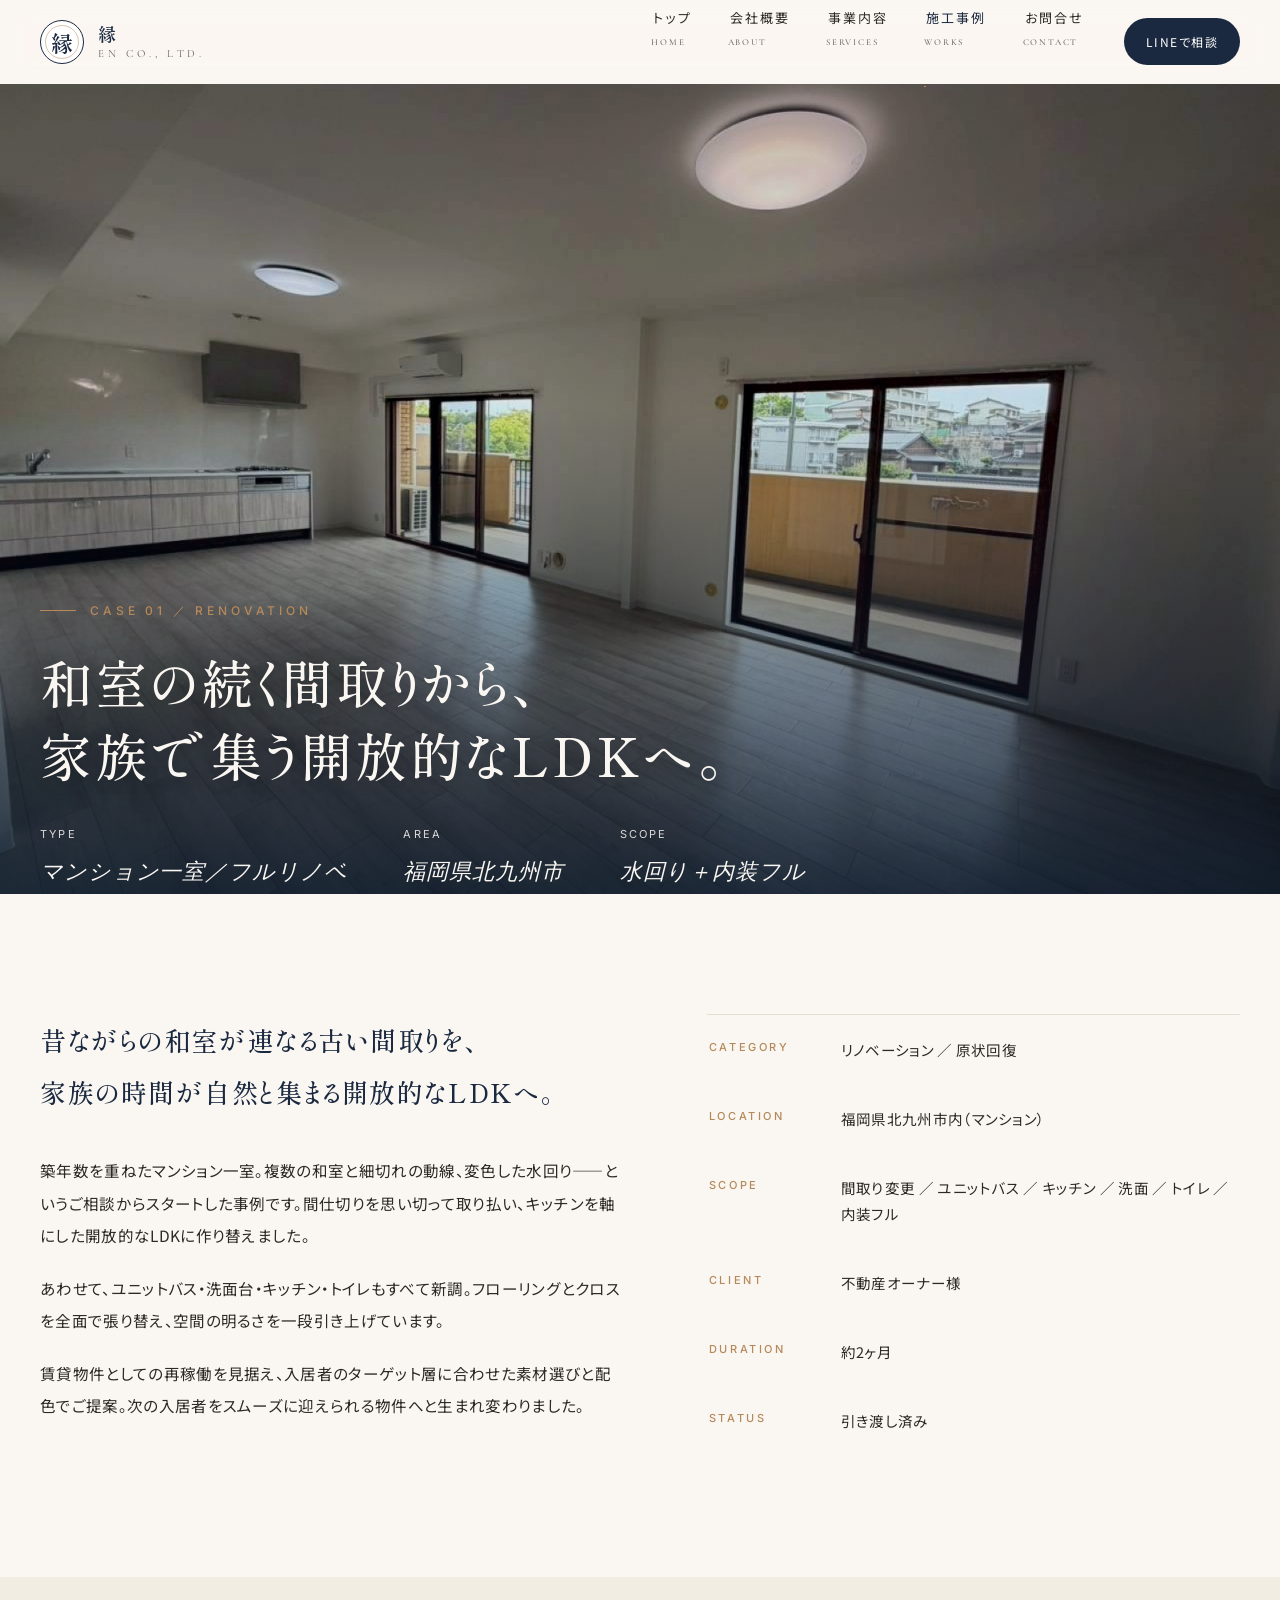
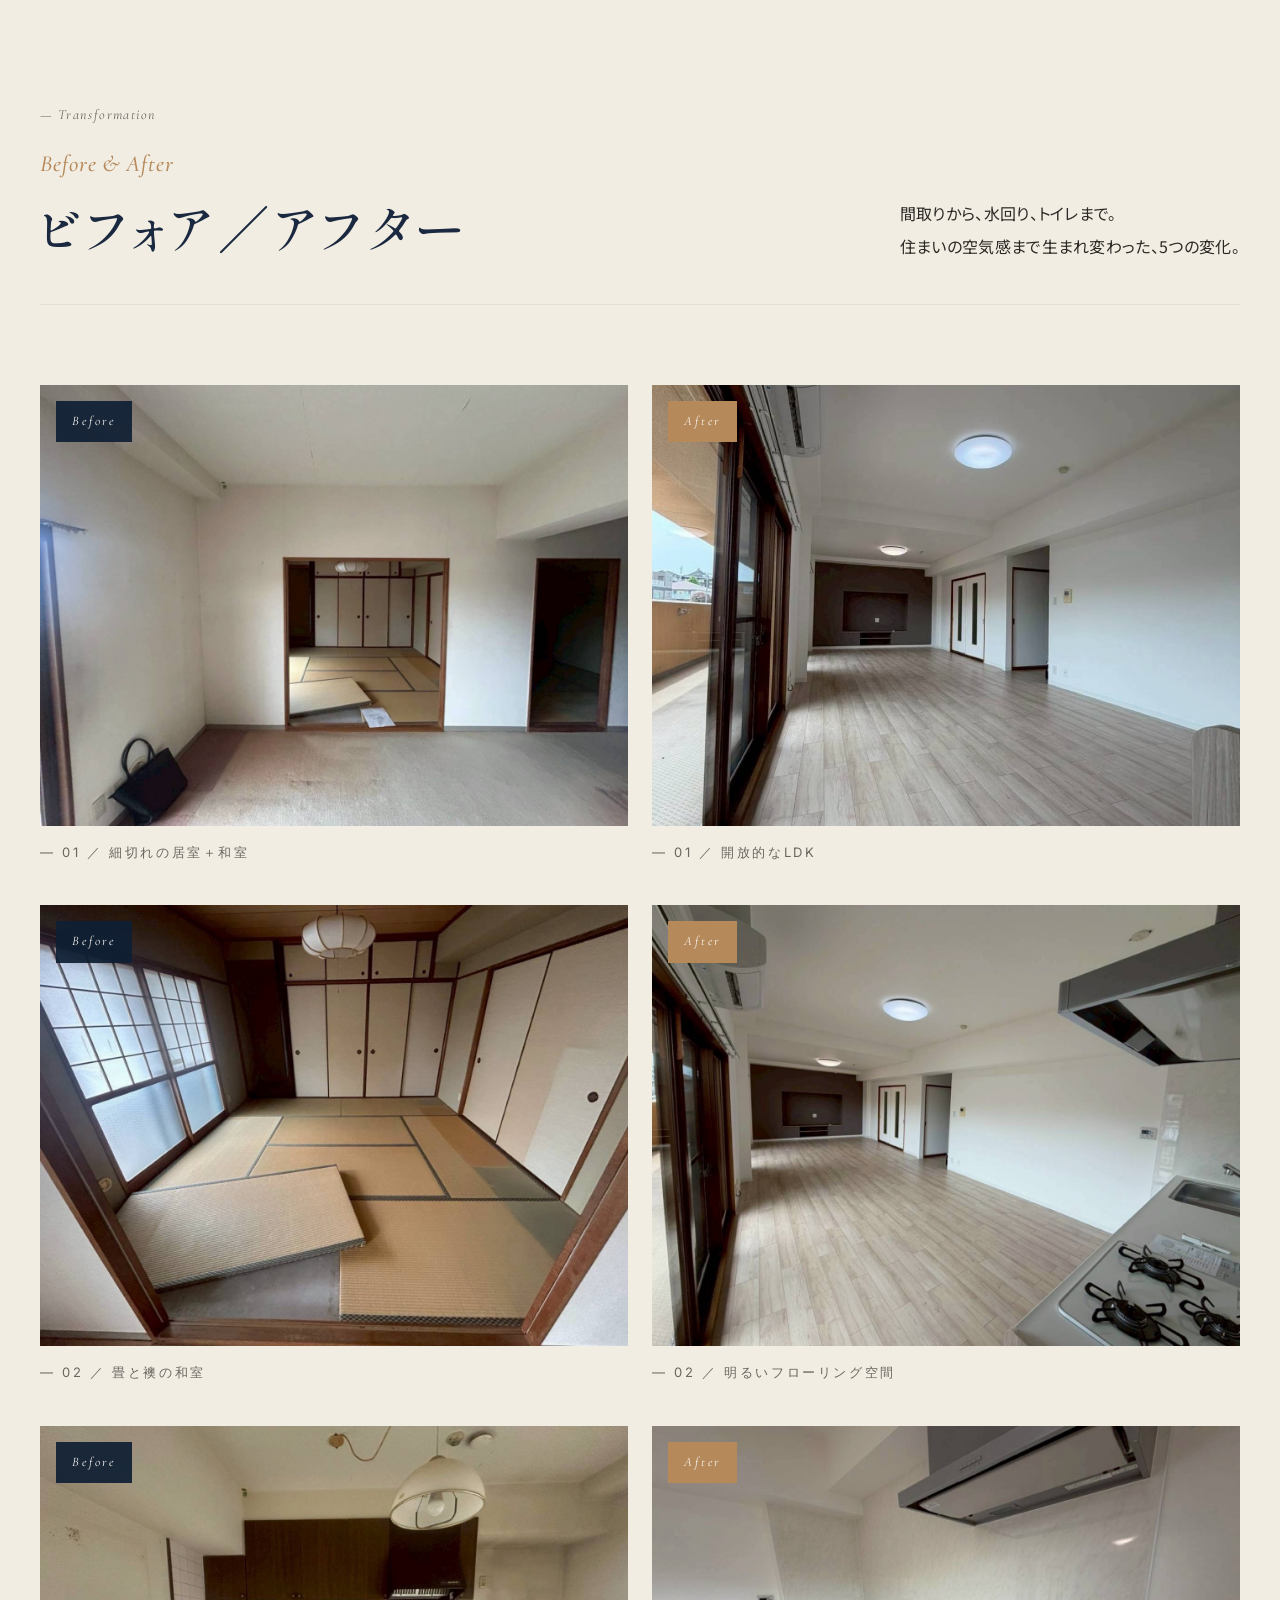
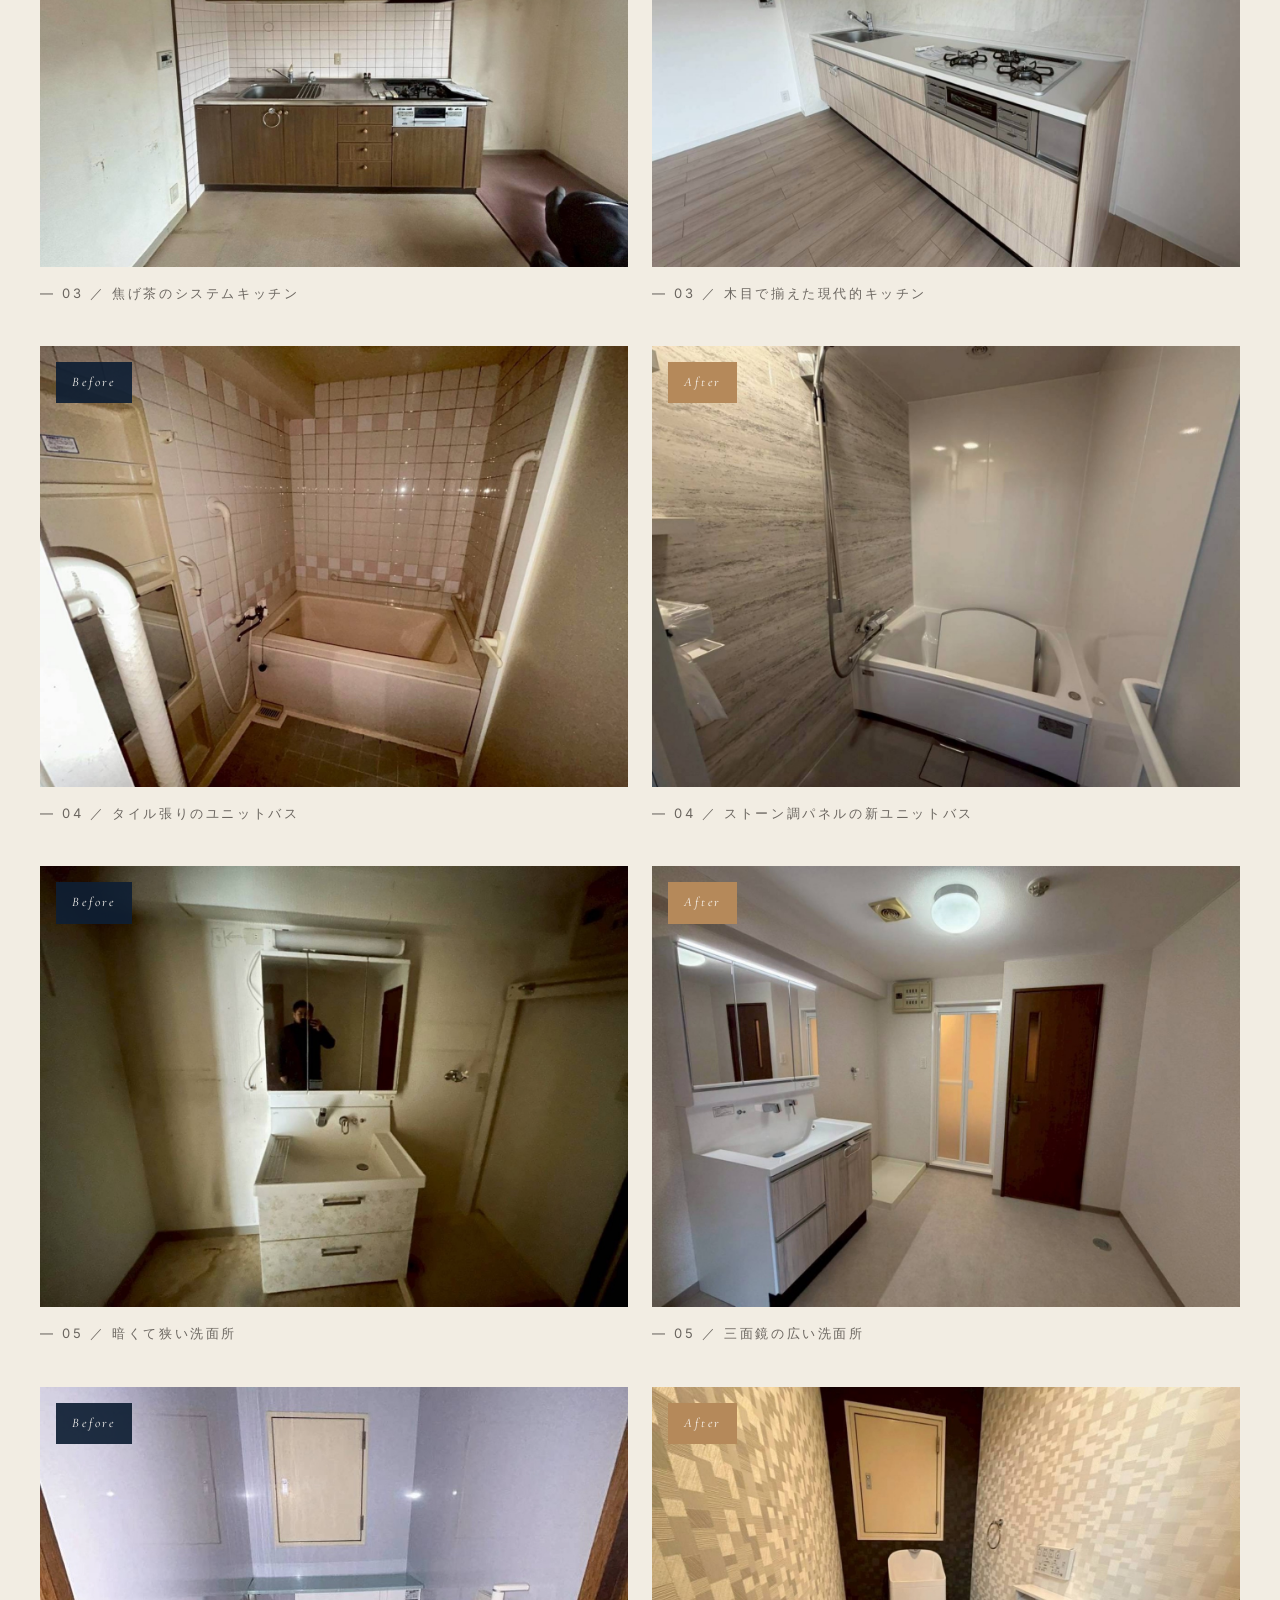
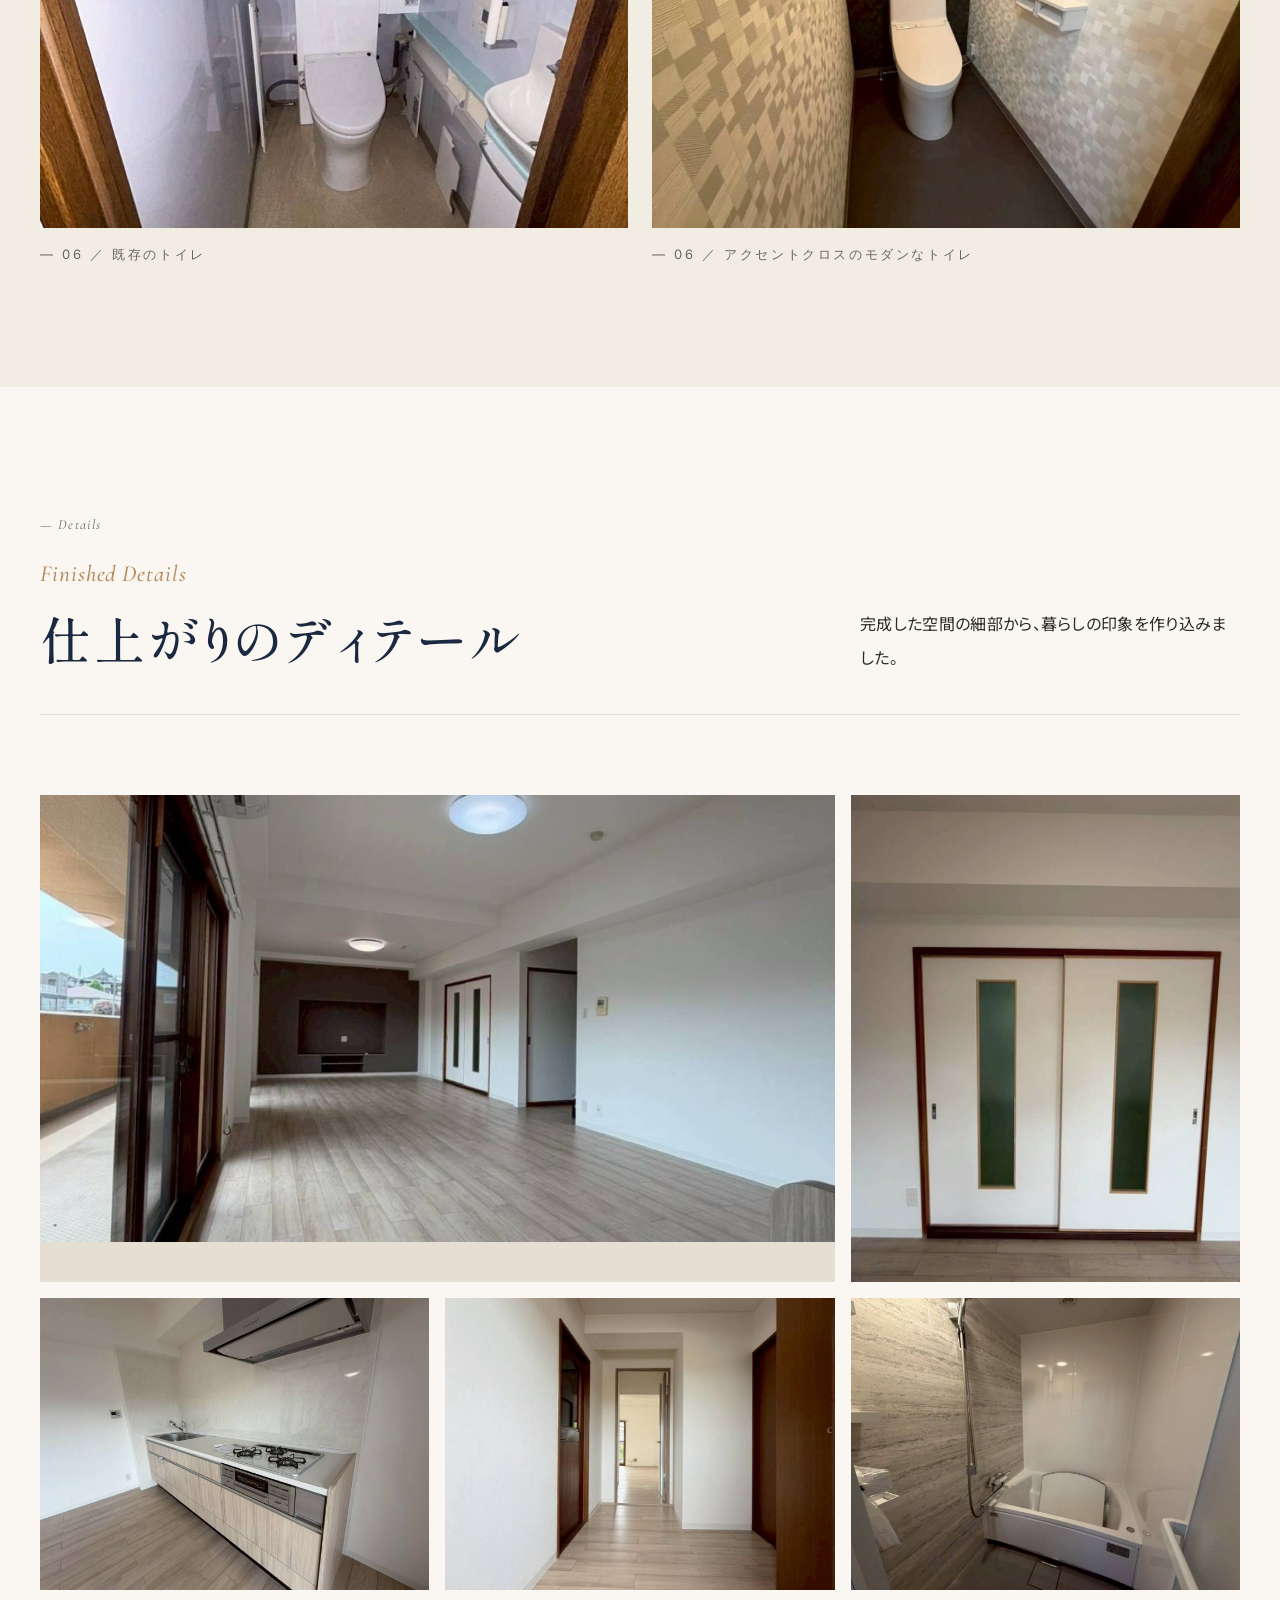
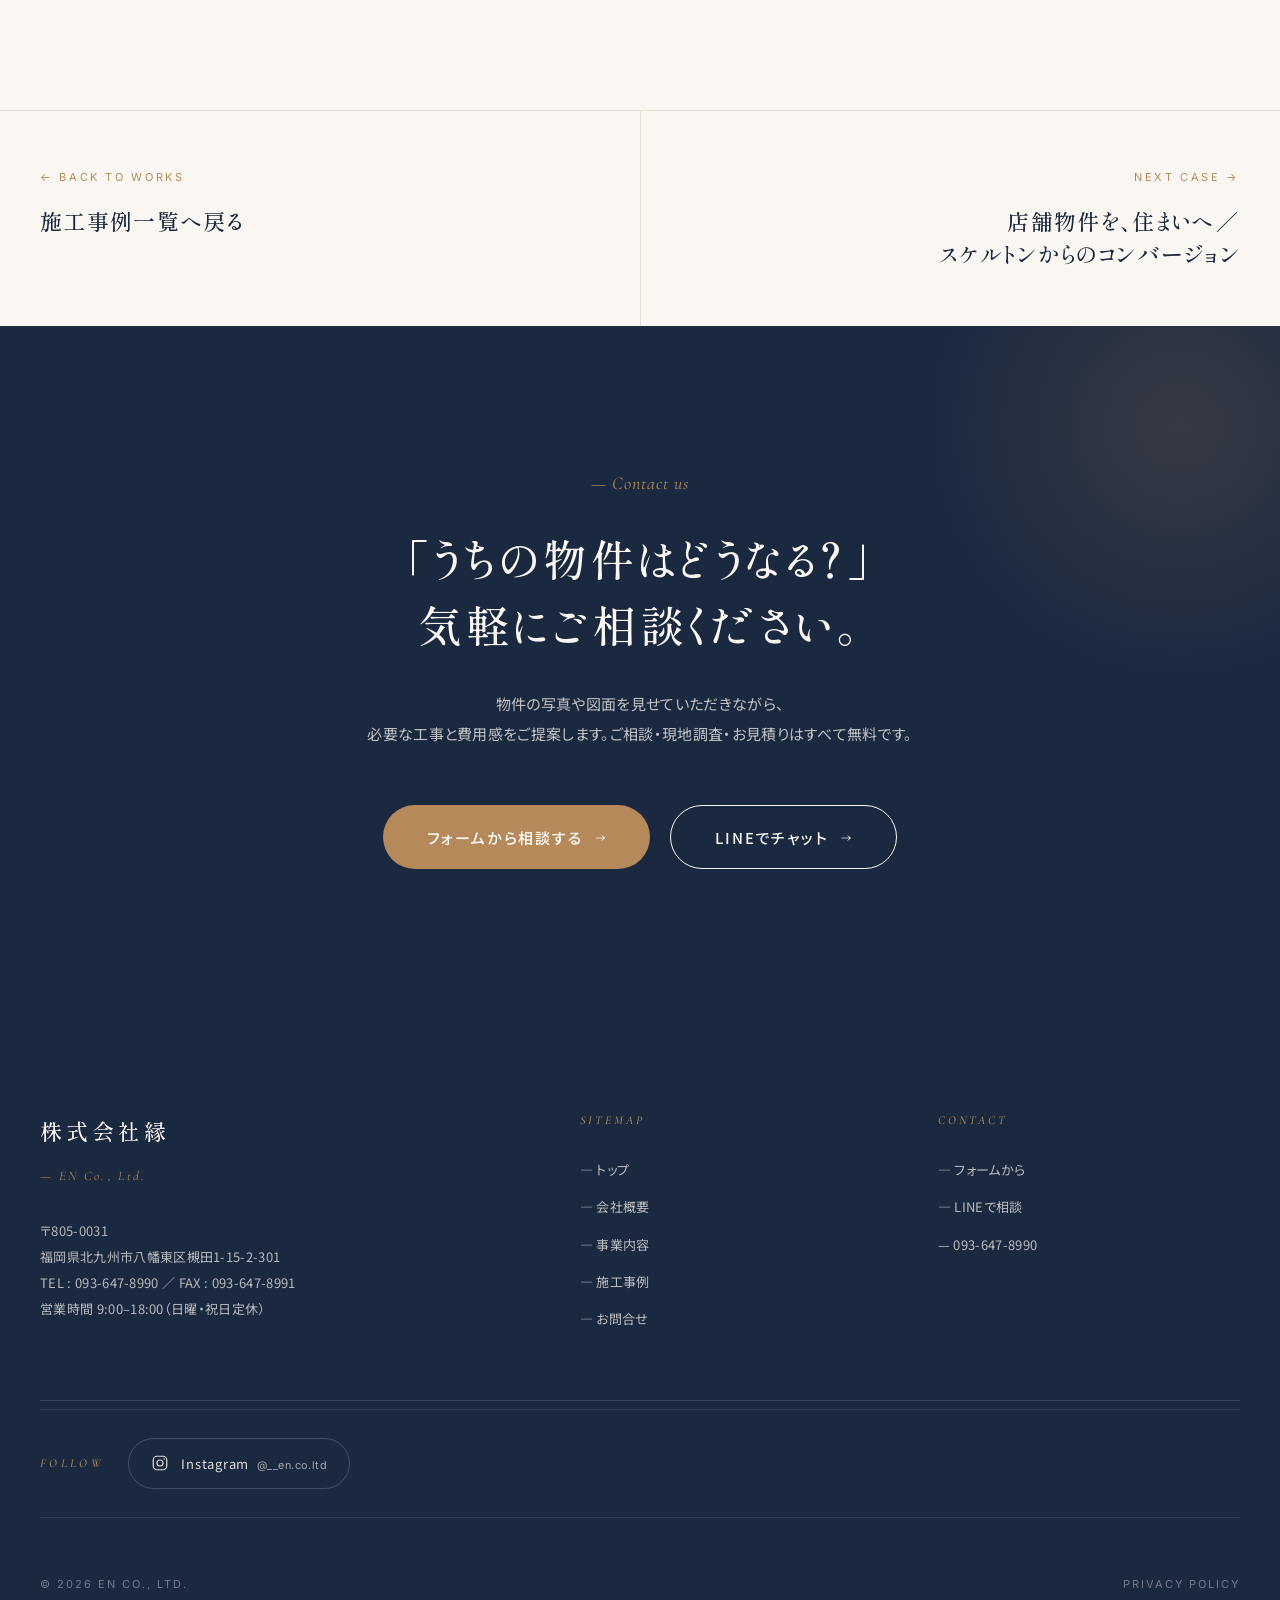
<file: case01.html>
<!DOCTYPE html>
<html lang="ja">
<head>
<meta charset="UTF-8">
<meta name="viewport" content="width=device-width, initial-scale=1">
<title>マンション一室を、開放的なLDKへ｜施工事例｜株式会社縁（えん）</title>
<meta name="description" content="福岡県北九州市・マンション一室のフルリノベーション事例。複数の和室を撤去して開放的なLDKへ。ユニットバス・キッチン・洗面・トイレも一新し、住まいの空気感まで生まれ変わりました。">
<link rel="preconnect" href="https://fonts.googleapis.com">
<link rel="preconnect" href="https://fonts.gstatic.com" crossorigin>
<link href="https://fonts.googleapis.com/css2?family=Cormorant+Garamond:ital,wght@0,500;1,500;1,600&family=Inter:wght@400;500;600&family=Noto+Sans+JP:wght@300;400;500;700&family=Shippori+Mincho+B1:wght@400;500;600;700&display=swap" rel="stylesheet">
<link rel="stylesheet" href="assets/css/style.css">
</head>
<body>

<header class="header">
  <div class="header__inner">
    <a href="index.html" class="logo">
      <span class="logo__mark">縁</span>
      <span class="logo__name"><strong>縁</strong><small>EN Co., Ltd.</small></span>
    </a>
    <nav class="gnav">
      <ul class="gnav__list">
        <li><a href="index.html">トップ<small>HOME</small></a></li>
        <li><a href="about.html">会社概要<small>ABOUT</small></a></li>
        <li><a href="services.html">事業内容<small>SERVICES</small></a></li>
        <li><a href="works.html" class="is-active">施工事例<small>WORKS</small></a></li>
        <li><a href="contact.html">お問合せ<small>CONTACT</small></a></li>
      </ul>
      <a href="https://line.me/ti/p/b95CALSYRF" class="gnav__cta" target="_blank" rel="noopener">LINEで相談</a>
      <button class="menu-toggle" aria-label="メニュー"><span></span><span></span><span></span></button>
    </nav>
  </div>
</header>

<!-- Case Hero -->
<section class="case-hero">
  <div class="case-hero__bg" style="background-image: url('assets/img/works/case01/hero.jpg');"></div>
  <div class="container case-hero__inner">
    <div>
      <p class="case-hero__category">Case 01 ／ Renovation</p>
      <h1 class="case-hero__title">
        和室の続く間取りから、<br>
        家族で集う開放的なLDKへ。
      </h1>
      <div class="case-hero__meta">
        <div>Type<strong>マンション一室／フルリノベ</strong></div>
        <div>Area<strong>福岡県北九州市</strong></div>
        <div>Scope<strong>水回り＋内装フル</strong></div>
      </div>
    </div>
  </div>
</section>

<!-- Spec -->
<section class="section">
  <div class="container">
    <div class="case-spec" data-reveal>
      <div>
        <p class="case-spec__lede">
          昔ながらの和室が連なる古い間取りを、<br>
          家族の時間が自然と集まる開放的なLDKへ。
        </p>
        <div class="case-spec__desc">
          <p>築年数を重ねたマンション一室。複数の和室と細切れの動線、変色した水回り——というご相談からスタートした事例です。間仕切りを思い切って取り払い、キッチンを軸にした開放的なLDKに作り替えました。</p>
          <p>あわせて、ユニットバス・洗面台・キッチン・トイレもすべて新調。フローリングとクロスを全面で張り替え、空間の明るさを一段引き上げています。</p>
          <p>賃貸物件としての再稼働を見据え、入居者のターゲット層に合わせた素材選びと配色でご提案。次の入居者をスムーズに迎えられる物件へと生まれ変わりました。</p>
        </div>
      </div>
      <table class="case-spec__table">
        <tbody>
          <tr><th>Category</th><td>リノベーション ／ 原状回復</td></tr>
          <tr><th>Location</th><td>福岡県北九州市内（マンション）</td></tr>
          <tr><th>Scope</th><td>間取り変更 ／ ユニットバス ／ キッチン ／ 洗面 ／ トイレ ／ 内装フル</td></tr>
          <tr><th>Client</th><td>不動産オーナー様</td></tr>
          <tr><th>Duration</th><td>約2ヶ月</td></tr>
          <tr><th>Status</th><td>引き渡し済み</td></tr>
        </tbody>
      </table>
    </div>
  </div>
</section>

<!-- Before/After -->
<section class="section compare-section">
  <div class="container">
    <header class="section__head" data-reveal>
      <div class="section__head-main">
        <span class="section__num">— Transformation</span>
        <h2 class="section__title">
          <span class="section__title-en">Before &amp; After</span>
          ビフォア／アフター
        </h2>
      </div>
      <p class="section__lede">
        間取りから、水回り、トイレまで。<br>
        住まいの空気感まで生まれ変わった、5つの変化。
      </p>
    </header>

    <div class="compare-grid" data-reveal>

      <!-- 1: 和室 → LDK -->
      <div>
        <div class="compare-pair">
          <div class="compare-item">
            <span class="compare-item__tag">Before</span>
            <img class="compare-item__img" src="assets/img/works/case01/before-05-living.jpg" alt="リフォーム前：和室と続くリビング">
            <p class="compare-item__caption">— 01 ／ 細切れの居室＋和室</p>
          </div>
          <div class="compare-item">
            <span class="compare-item__tag compare-item__tag--after">After</span>
            <img class="compare-item__img" src="assets/img/works/case01/after-02-ldk-wide.jpg" alt="リフォーム後：開放的なLDK">
            <p class="compare-item__caption">— 01 ／ 開放的なLDK</p>
          </div>
        </div>
      </div>

      <!-- 2: 古い和室 → LDK別角度 -->
      <div>
        <div class="compare-pair">
          <div class="compare-item">
            <span class="compare-item__tag">Before</span>
            <img class="compare-item__img" src="assets/img/works/case01/before-01-washitsu.jpg" alt="リフォーム前：和室と襖収納">
            <p class="compare-item__caption">— 02 ／ 畳と襖の和室</p>
          </div>
          <div class="compare-item">
            <span class="compare-item__tag compare-item__tag--after">After</span>
            <img class="compare-item__img" src="assets/img/works/case01/after-01-ldk-angle.jpg" alt="リフォーム後：LDK別角度">
            <p class="compare-item__caption">— 02 ／ 明るいフローリング空間</p>
          </div>
        </div>
      </div>

      <!-- 3: キッチン -->
      <div>
        <div class="compare-pair">
          <div class="compare-item">
            <span class="compare-item__tag">Before</span>
            <img class="compare-item__img" src="assets/img/works/case01/before-03-kitchen.jpg" alt="リフォーム前：古いキッチン">
            <p class="compare-item__caption">— 03 ／ 焦げ茶のシステムキッチン</p>
          </div>
          <div class="compare-item">
            <span class="compare-item__tag compare-item__tag--after">After</span>
            <img class="compare-item__img" src="assets/img/works/case01/after-03-kitchen.jpg" alt="リフォーム後：新しいキッチン">
            <p class="compare-item__caption">— 03 ／ 木目で揃えた現代的キッチン</p>
          </div>
        </div>
      </div>

      <!-- 4: 浴室 -->
      <div>
        <div class="compare-pair">
          <div class="compare-item">
            <span class="compare-item__tag">Before</span>
            <img class="compare-item__img" src="assets/img/works/case01/before-02-bath.jpg" alt="リフォーム前：古いタイル浴室">
            <p class="compare-item__caption">— 04 ／ タイル張りのユニットバス</p>
          </div>
          <div class="compare-item">
            <span class="compare-item__tag compare-item__tag--after">After</span>
            <img class="compare-item__img" src="assets/img/works/case01/after-04-bath.jpg" alt="リフォーム後：新しいユニットバス">
            <p class="compare-item__caption">— 04 ／ ストーン調パネルの新ユニットバス</p>
          </div>
        </div>
      </div>

      <!-- 5: 洗面 -->
      <div>
        <div class="compare-pair">
          <div class="compare-item">
            <span class="compare-item__tag">Before</span>
            <img class="compare-item__img" src="assets/img/works/case01/before-04-wash.jpg" alt="リフォーム前：古い洗面台">
            <p class="compare-item__caption">— 05 ／ 暗くて狭い洗面所</p>
          </div>
          <div class="compare-item">
            <span class="compare-item__tag compare-item__tag--after">After</span>
            <img class="compare-item__img" src="assets/img/works/case01/after-05-wash.jpg" alt="リフォーム後：新しい洗面所">
            <p class="compare-item__caption">— 05 ／ 三面鏡の広い洗面所</p>
          </div>
        </div>
      </div>

      <!-- 6: トイレ -->
      <div>
        <div class="compare-pair">
          <div class="compare-item">
            <span class="compare-item__tag">Before</span>
            <img class="compare-item__img" src="assets/img/works/case01/before-06-toilet.jpg" alt="リフォーム前：古いトイレ">
            <p class="compare-item__caption">— 06 ／ 既存のトイレ</p>
          </div>
          <div class="compare-item">
            <span class="compare-item__tag compare-item__tag--after">After</span>
            <img class="compare-item__img" src="assets/img/works/case01/after-06-toilet.jpg" alt="リフォーム後：新しいトイレ">
            <p class="compare-item__caption">— 06 ／ アクセントクロスのモダンなトイレ</p>
          </div>
        </div>
      </div>

    </div>
  </div>
</section>

<!-- Detail gallery -->
<section class="section">
  <div class="container">
    <header class="section__head" data-reveal>
      <div class="section__head-main">
        <span class="section__num">— Details</span>
        <h2 class="section__title">
          <span class="section__title-en">Finished Details</span>
          仕上がりのディテール
        </h2>
      </div>
      <p class="section__lede">
        完成した空間の細部から、暮らしの印象を作り込みました。
      </p>
    </header>

    <div class="gallery-grid" data-reveal>
      <a href="#" class="gallery-item gallery-item--wide"><img src="assets/img/works/case01/after-02-ldk-wide.jpg" alt="開放的なLDK"></a>
      <a href="#" class="gallery-item gallery-item--tall"><img src="assets/img/works/case01/after-07-fusuma.jpg" alt="和洋折衷のスライドドア"></a>
      <a href="#" class="gallery-item"><img src="assets/img/works/case01/after-03-kitchen.jpg" alt="新しいキッチン"></a>
      <a href="#" class="gallery-item"><img src="assets/img/works/case01/after-08-entrance.jpg" alt="玄関と廊下"></a>
      <a href="#" class="gallery-item"><img src="assets/img/works/case01/after-04-bath.jpg" alt="新しいユニットバス"></a>
    </div>
  </div>
</section>

<!-- Next case -->
<nav class="case-nav">
  <a href="works.html" class="case-nav__link">
    <p class="case-nav__dir">← Back to Works</p>
    <p class="case-nav__title">施工事例一覧へ戻る</p>
  </a>
  <a href="case02.html" class="case-nav__link case-nav__link--next">
    <p class="case-nav__dir">Next Case →</p>
    <p class="case-nav__title">店舗物件を、住まいへ／<br>スケルトンからのコンバージョン</p>
  </a>
</nav>

<!-- CTA -->
<section class="cta">
  <div class="container">
    <div class="cta__inner">
      <p class="cta__lead">— Contact us</p>
      <h2 class="cta__title">「うちの物件はどうなる？」<br>気軽にご相談ください。</h2>
      <p class="cta__sub">物件の写真や図面を見せていただきながら、<br>必要な工事と費用感をご提案します。ご相談・現地調査・お見積りはすべて無料です。</p>
      <div class="cta__btns">
        <a href="contact.html" class="btn btn--accent btn--lg">フォームから相談する</a>
        <a href="https://line.me/ti/p/b95CALSYRF" class="btn btn--ghost btn--lg" target="_blank" rel="noopener">LINEでチャット</a>
      </div>
    </div>
  </div>
</section>

<footer class="footer">
  <div class="container">
    <div class="footer__top">
      <div>
        <p class="footer__brand">株式会社縁</p>
        <p class="footer__brand-en">— EN Co., Ltd.</p>
        <p class="footer__addr">〒805-0031<br>福岡県北九州市八幡東区槻田1-15-2-301<br>TEL : 093-647-8990 ／ FAX : 093-647-8991<br>営業時間 9:00–18:00（日曜・祝日定休）</p>
      </div>
      <div>
        <p class="footer__nav-title">Sitemap</p>
        <ul class="footer__nav-list">
          <li><a href="index.html">— トップ</a></li>
          <li><a href="about.html">— 会社概要</a></li>
          <li><a href="services.html">— 事業内容</a></li>
          <li><a href="works.html">— 施工事例</a></li>
          <li><a href="contact.html">— お問合せ</a></li>
        </ul>
      </div>
      <div>
        <p class="footer__nav-title">Contact</p>
        <ul class="footer__nav-list">
          <li><a href="contact.html">— フォームから</a></li>
          <li><a href="https://line.me/ti/p/b95CALSYRF" target="_blank" rel="noopener">— LINEで相談</a></li>
          <li><a href="tel:0936478990">— 093-647-8990</a></li>
        </ul>
      </div>
    </div>
    <div class="footer__social">
      <div class="footer__social-row">
        <p class="footer__social-label">Follow</p>
        <a href="https://www.instagram.com/__en.co.ltd/" class="footer__social-link" target="_blank" rel="noopener noreferrer" aria-label="Instagram">
          <svg viewBox="0 0 24 24" fill="none" stroke="currentColor" stroke-width="1.6" stroke-linecap="round" stroke-linejoin="round">
            <rect x="3" y="3" width="18" height="18" rx="5"/>
            <circle cx="12" cy="12" r="4"/>
            <circle cx="17.5" cy="6.5" r="1" fill="currentColor" stroke="none"/>
          </svg>
          <span>Instagram <small>@__en.co.ltd</small></span>
        </a>
      </div>
    </div>
    <div class="footer__bottom">
      <p>© 2026 EN Co., Ltd.</p>
      <p><a href="privacy-policy.html">Privacy Policy</a></p>
    </div>
  </div>
</footer>

<script src="assets/js/main.js"></script>
<!-- Sticky mobile CTA -->
<div class="sticky-cta" aria-label="お問い合わせメニュー">
  <a href="contact.html" class="sticky-cta__btn sticky-cta__btn--primary" aria-label="無料相談">
    <svg viewBox="0 0 24 24" fill="none" stroke="currentColor" stroke-width="1.8" stroke-linecap="round" stroke-linejoin="round" aria-hidden="true">
      <path d="M21 11.5a8.4 8.4 0 0 1-.9 3.8 8.5 8.5 0 0 1-7.6 4.7 8.4 8.4 0 0 1-3.8-.9L3 21l1.9-5.7a8.4 8.4 0 0 1-.9-3.8 8.5 8.5 0 0 1 4.7-7.6 8.4 8.4 0 0 1 3.8-.9h.5a8.5 8.5 0 0 1 8 8v.5z"/>
    </svg>
    <span>無料相談</span>
  </a>
  <a href="https://line.me/ti/p/b95CALSYRF" class="sticky-cta__btn sticky-cta__btn--line" aria-label="LINEで相談" target="_blank" rel="noopener">
    <svg viewBox="0 0 24 24" fill="currentColor" aria-hidden="true">
      <path d="M19 4H5a3 3 0 0 0-3 3v8a3 3 0 0 0 3 3h3v4l4-4h7a3 3 0 0 0 3-3V7a3 3 0 0 0-3-3zm-9 9.5H8.5v-3H7v3H5.5v-4H7v-.5h1.5v.5H10v4zm3-2c0 .3-.2.5-.5.5h-2v.5h2.5v1H11.5c-.3 0-.5-.2-.5-.5v-2c0-.3.2-.5.5-.5h2v-.5H11v-1h2.5c.3 0 .5.2.5.5v2zm5 0c0 .3-.2.5-.5.5H17l1.5 1.5h-1L16 12v1.5h-1V9.5h1V11l1.5-1.5h1L17 11l1.5.5c.3 0 .5.2.5.5v1z"/>
    </svg>
    <span>LINEで相談</span>
  </a>
</div>
</body>

</html>
</file>
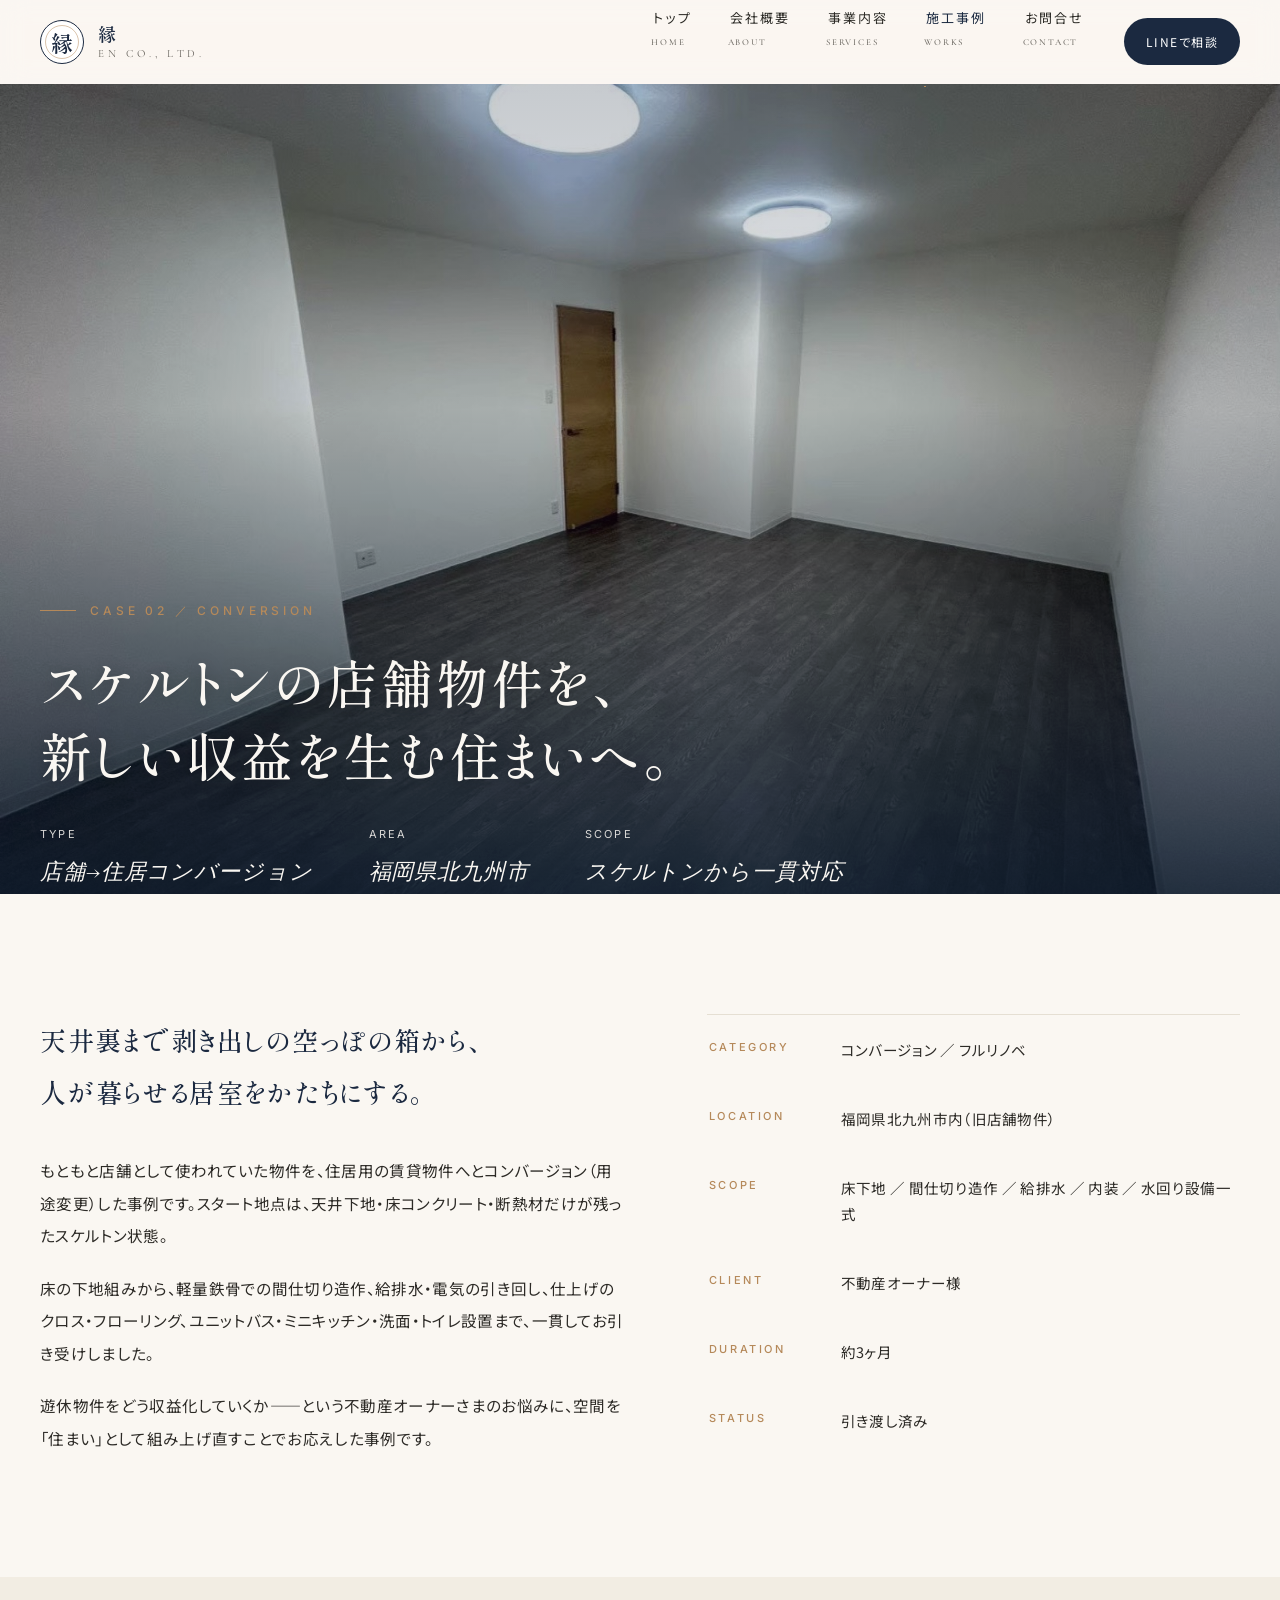
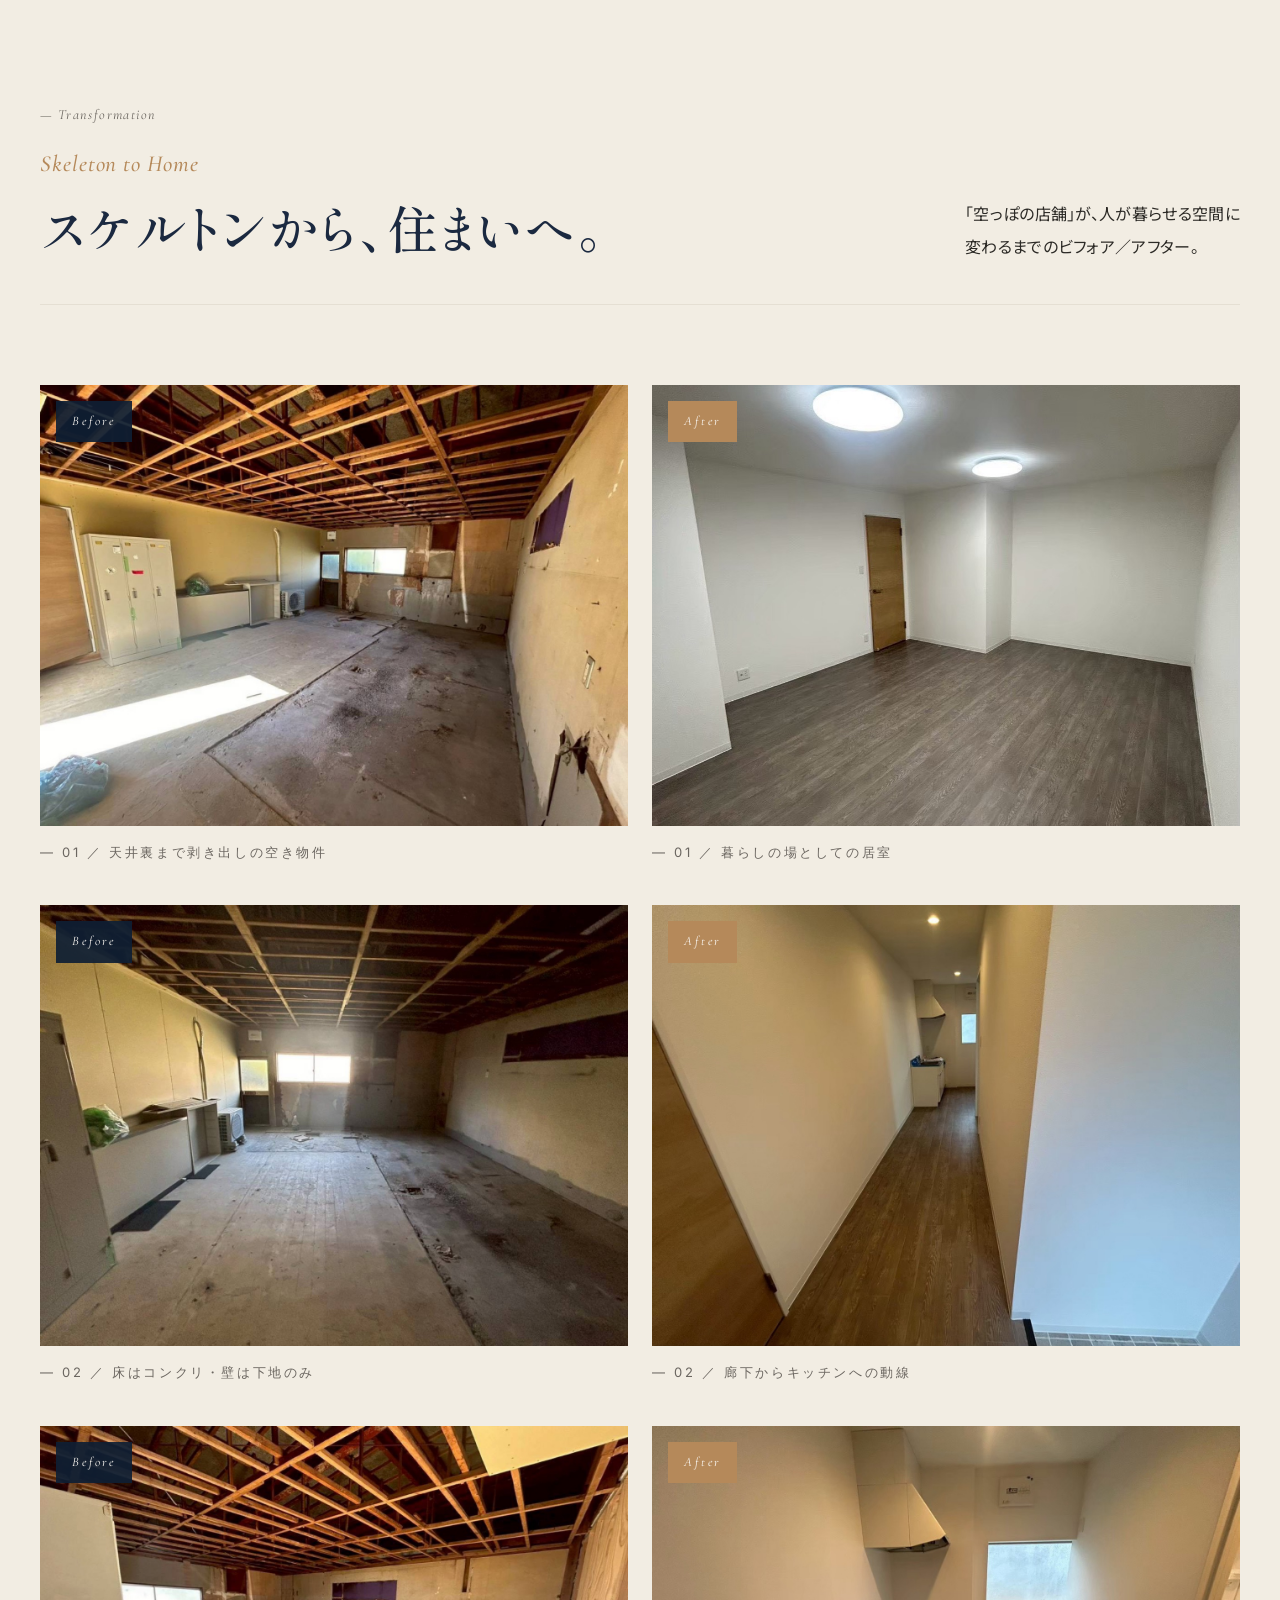
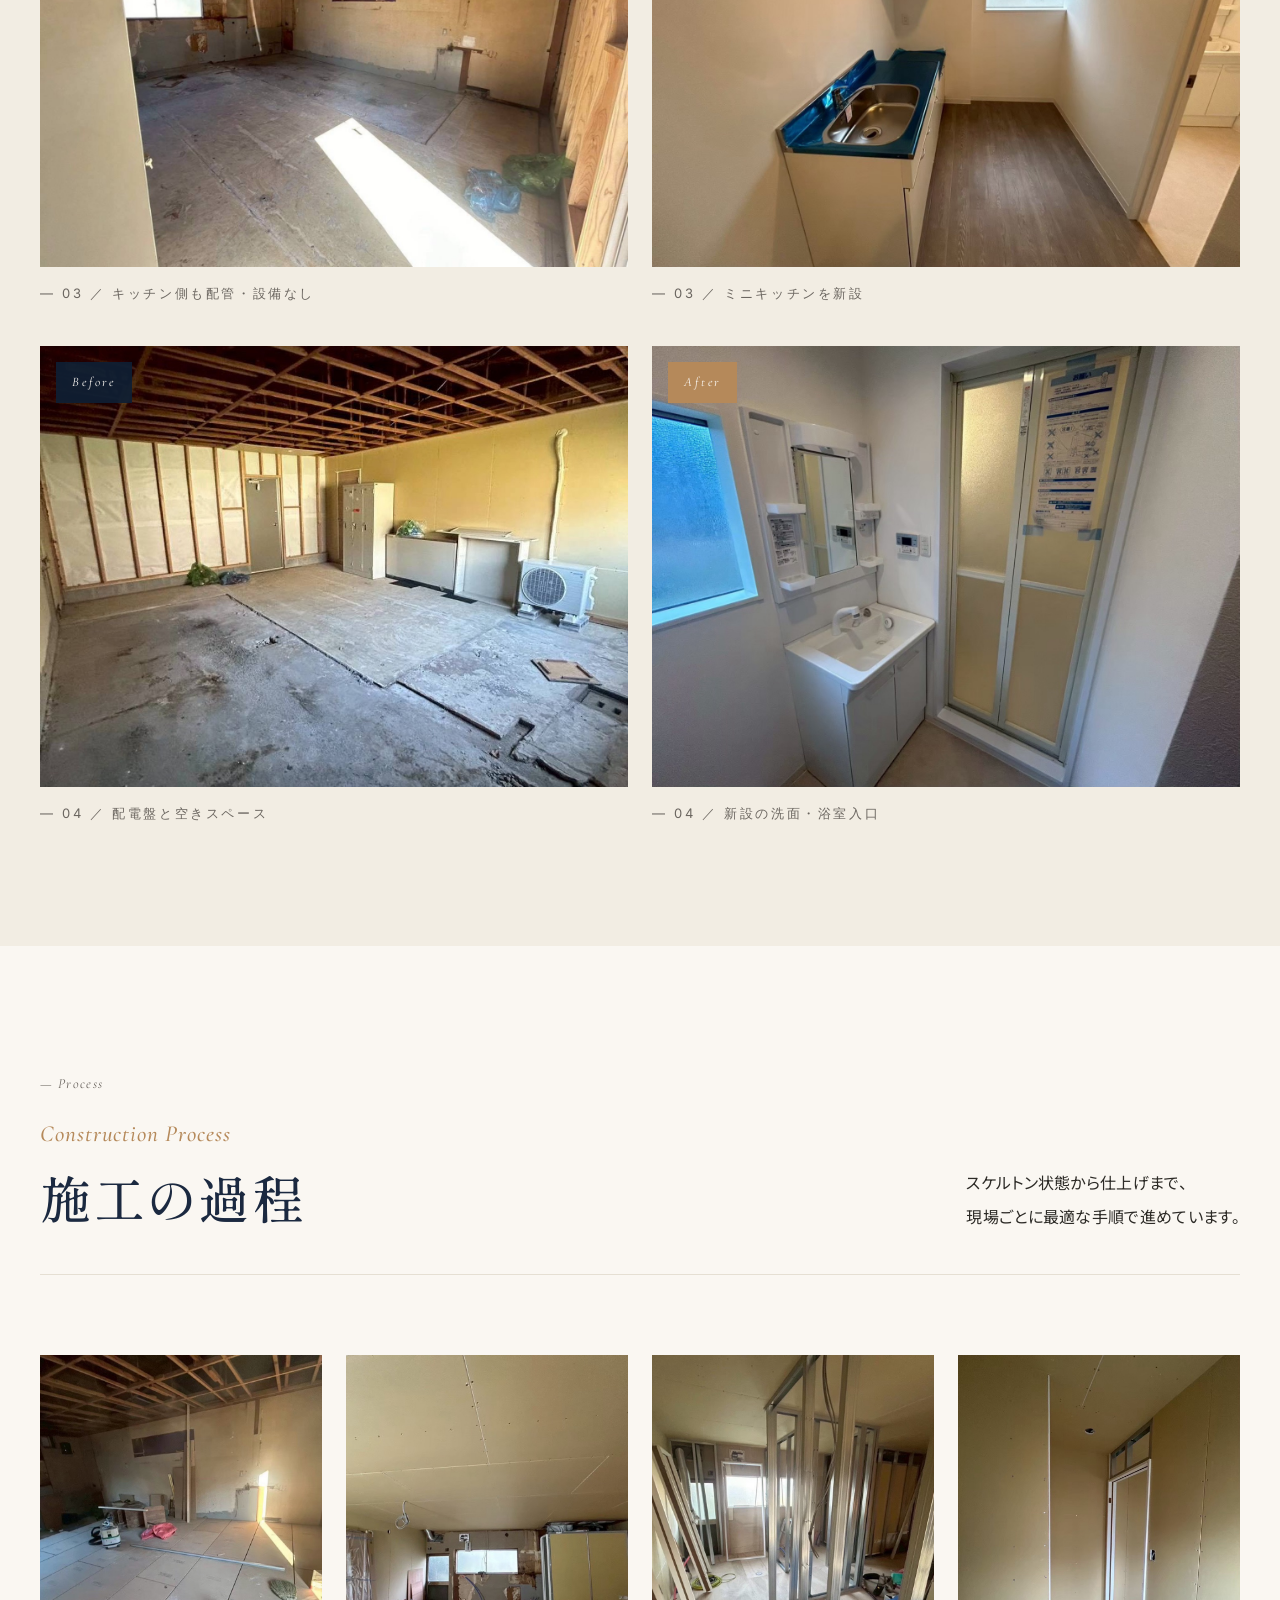
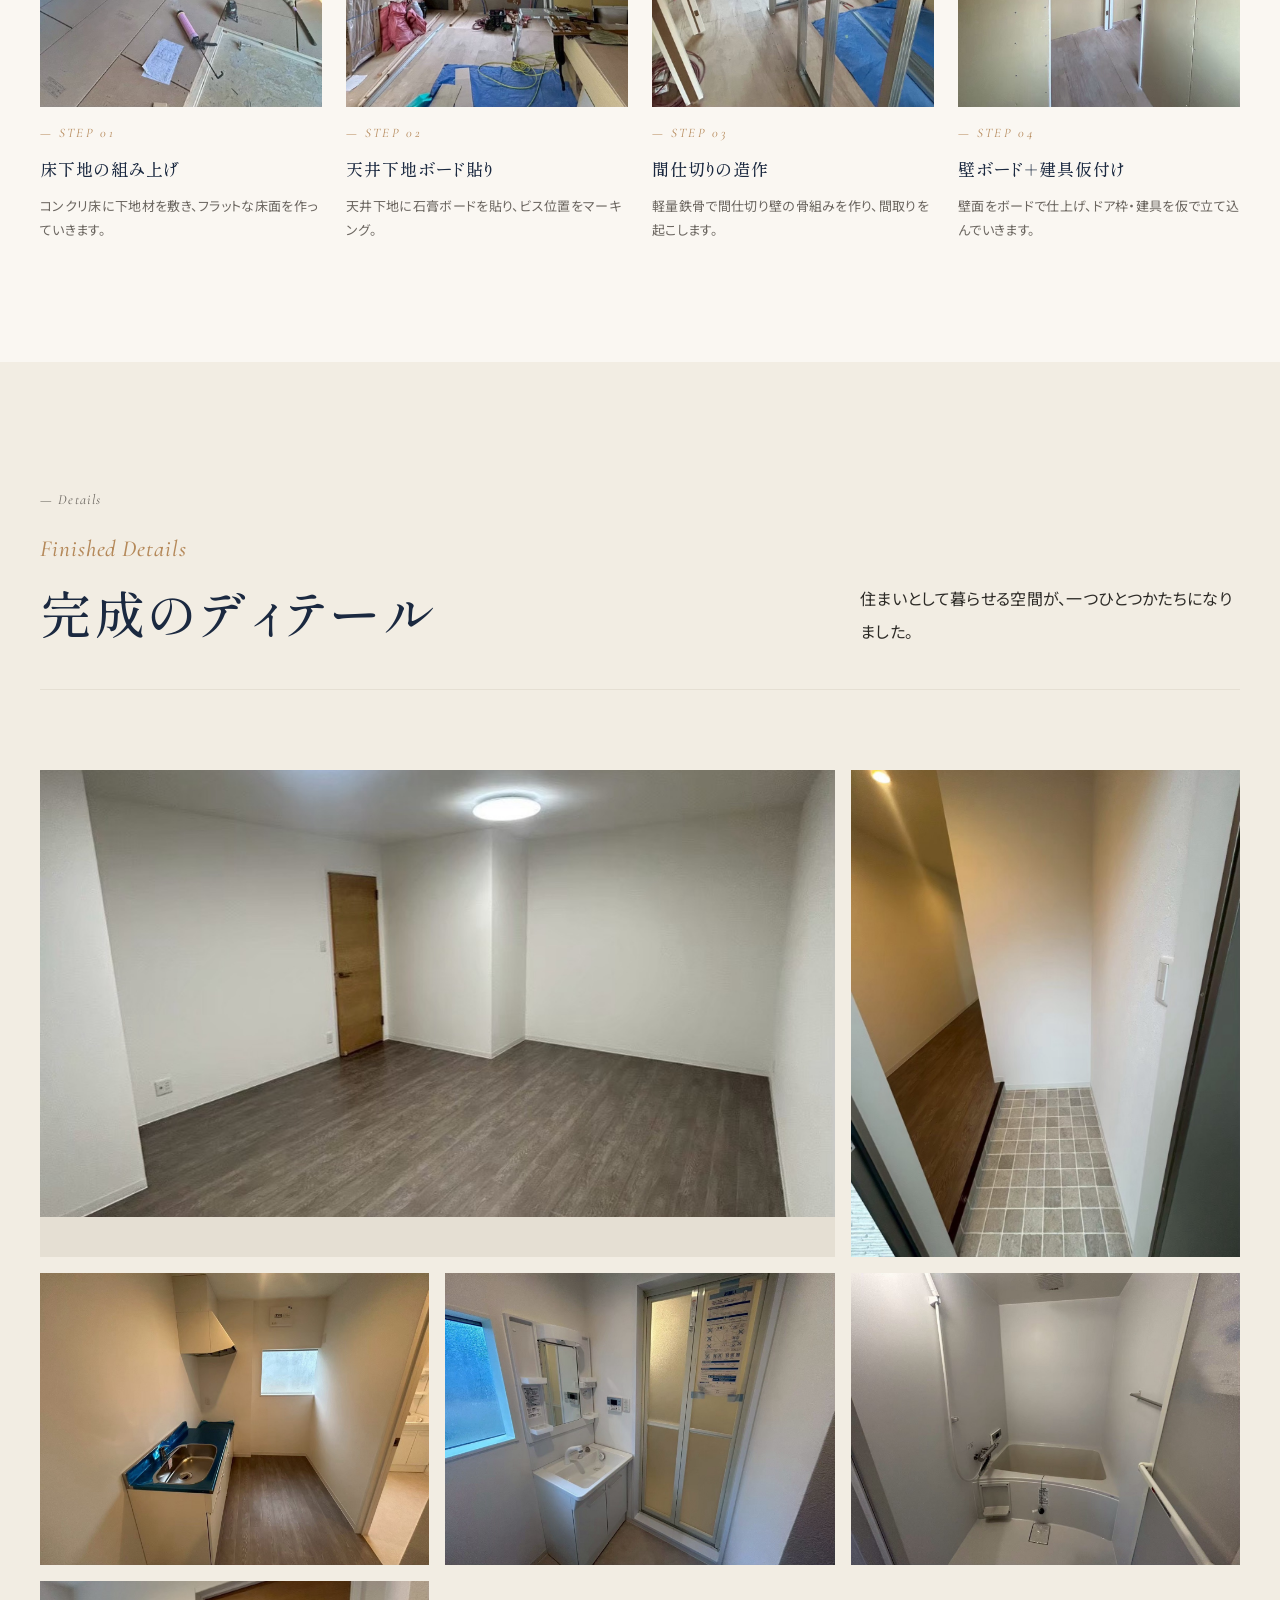
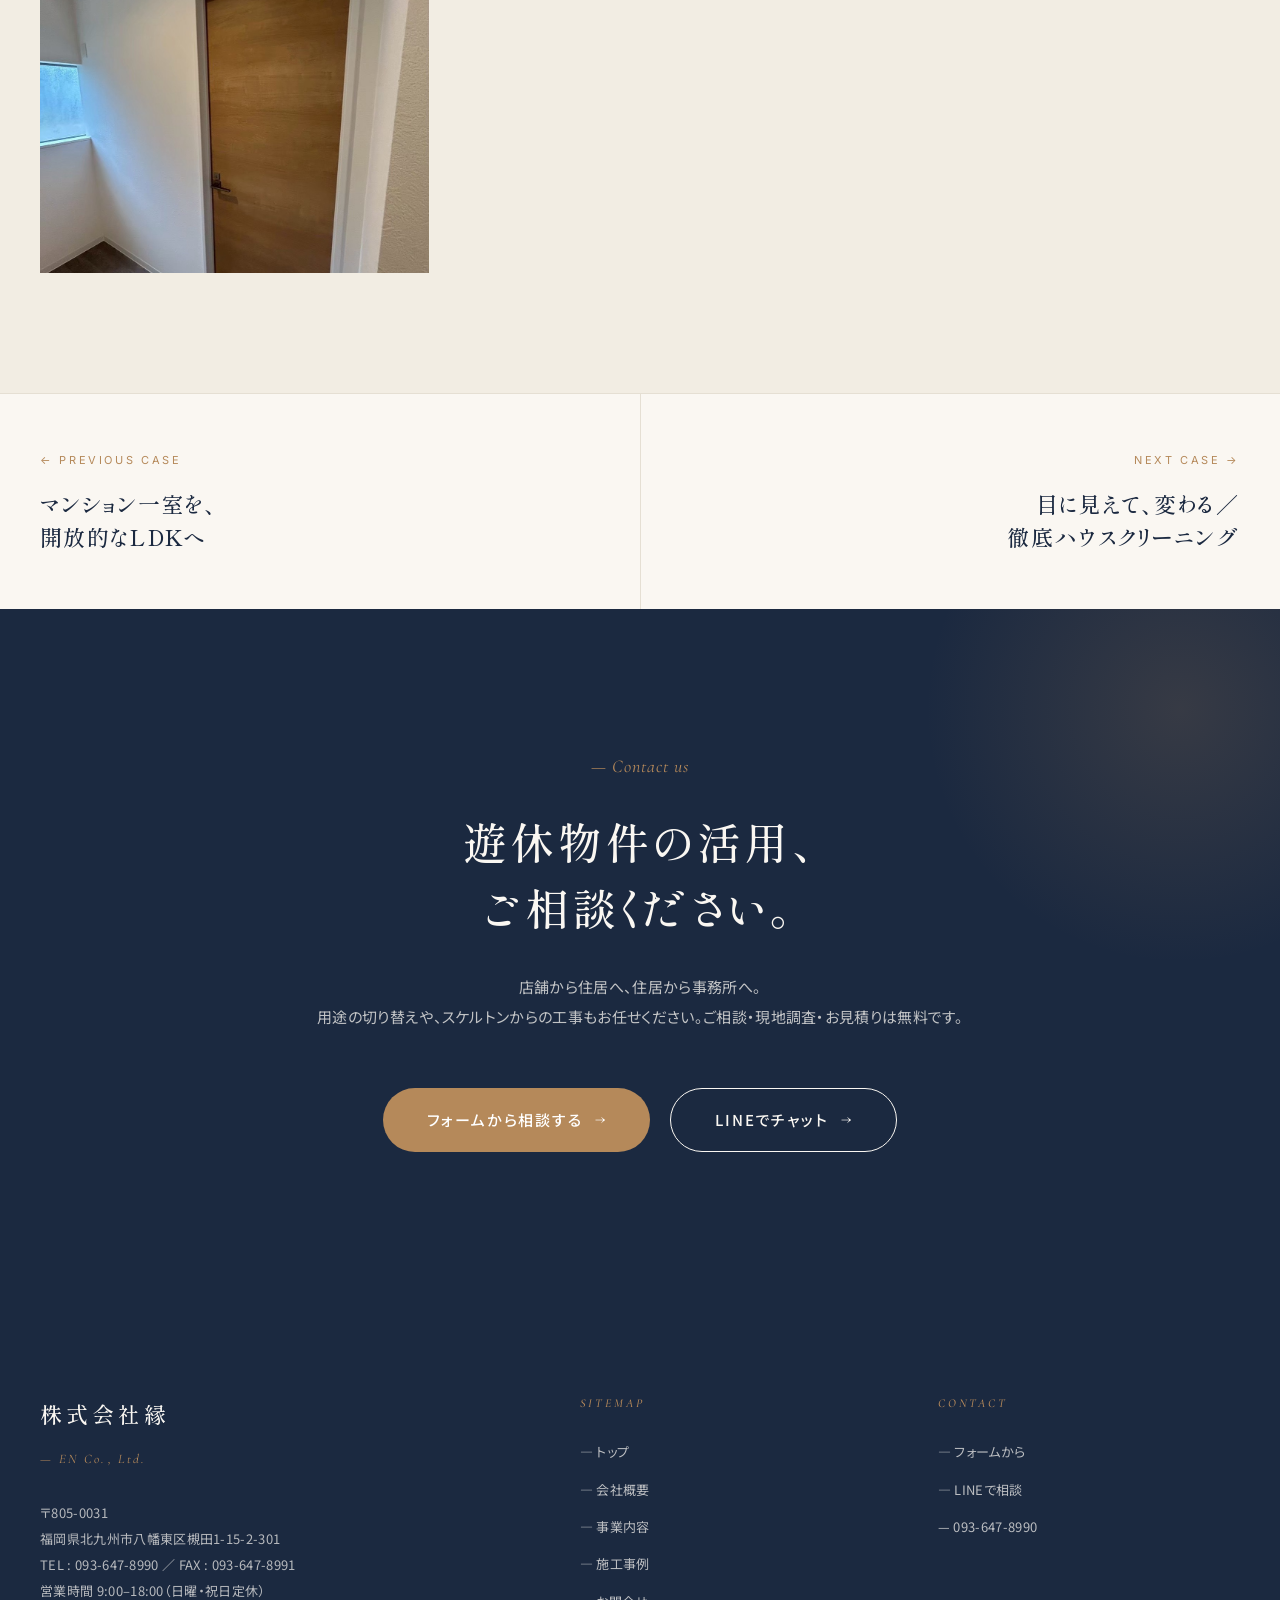
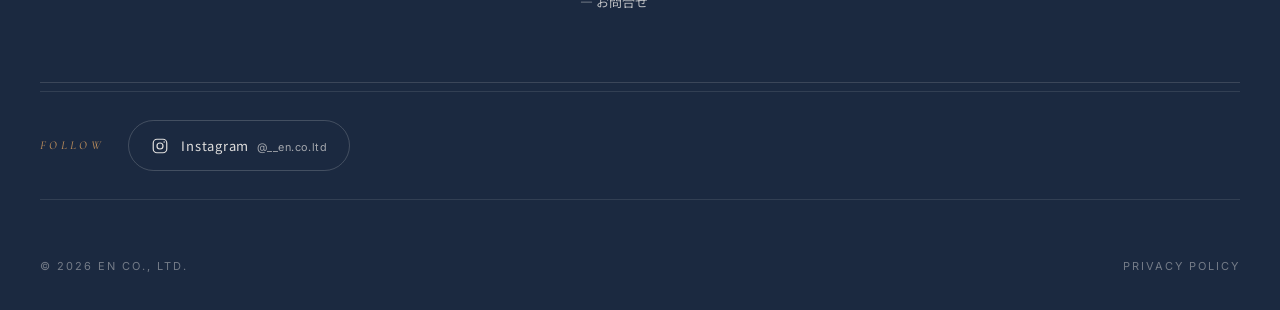
<file: case02.html>
<!DOCTYPE html>
<html lang="ja">
<head>
<meta charset="UTF-8">
<meta name="viewport" content="width=device-width, initial-scale=1">
<title>店舗物件を、住まいへ｜施工事例｜株式会社縁（えん）</title>
<meta name="description" content="福岡県北九州市・元店舗物件をスケルトン状態から住居へコンバージョンした施工事例。床下地、間仕切り造作、内装仕上げまで一貫対応。空き物件の新しい収益化をかたちにした事例です。">
<link rel="preconnect" href="https://fonts.googleapis.com">
<link rel="preconnect" href="https://fonts.gstatic.com" crossorigin>
<link href="https://fonts.googleapis.com/css2?family=Cormorant+Garamond:ital,wght@0,500;1,500;1,600&family=Inter:wght@400;500;600&family=Noto+Sans+JP:wght@300;400;500;700&family=Shippori+Mincho+B1:wght@400;500;600;700&display=swap" rel="stylesheet">
<link rel="stylesheet" href="assets/css/style.css">
</head>
<body>

<header class="header">
  <div class="header__inner">
    <a href="index.html" class="logo">
      <span class="logo__mark">縁</span>
      <span class="logo__name"><strong>縁</strong><small>EN Co., Ltd.</small></span>
    </a>
    <nav class="gnav">
      <ul class="gnav__list">
        <li><a href="index.html">トップ<small>HOME</small></a></li>
        <li><a href="about.html">会社概要<small>ABOUT</small></a></li>
        <li><a href="services.html">事業内容<small>SERVICES</small></a></li>
        <li><a href="works.html" class="is-active">施工事例<small>WORKS</small></a></li>
        <li><a href="contact.html">お問合せ<small>CONTACT</small></a></li>
      </ul>
      <a href="https://line.me/ti/p/b95CALSYRF" class="gnav__cta" target="_blank" rel="noopener">LINEで相談</a>
      <button class="menu-toggle" aria-label="メニュー"><span></span><span></span><span></span></button>
    </nav>
  </div>
</header>

<!-- Case Hero -->
<section class="case-hero">
  <div class="case-hero__bg" style="background-image: url('assets/img/works/case02/hero.jpg');"></div>
  <div class="container case-hero__inner">
    <div>
      <p class="case-hero__category">Case 02 ／ Conversion</p>
      <h1 class="case-hero__title">
        スケルトンの店舗物件を、<br>
        新しい収益を生む住まいへ。
      </h1>
      <div class="case-hero__meta">
        <div>Type<strong>店舗→住居コンバージョン</strong></div>
        <div>Area<strong>福岡県北九州市</strong></div>
        <div>Scope<strong>スケルトンから一貫対応</strong></div>
      </div>
    </div>
  </div>
</section>

<!-- Spec -->
<section class="section">
  <div class="container">
    <div class="case-spec" data-reveal>
      <div>
        <p class="case-spec__lede">
          天井裏まで剥き出しの空っぽの箱から、<br>
          人が暮らせる居室をかたちにする。
        </p>
        <div class="case-spec__desc">
          <p>もともと店舗として使われていた物件を、住居用の賃貸物件へとコンバージョン（用途変更）した事例です。スタート地点は、天井下地・床コンクリート・断熱材だけが残ったスケルトン状態。</p>
          <p>床の下地組みから、軽量鉄骨での間仕切り造作、給排水・電気の引き回し、仕上げのクロス・フローリング、ユニットバス・ミニキッチン・洗面・トイレ設置まで、一貫してお引き受けしました。</p>
          <p>遊休物件をどう収益化していくか——という不動産オーナーさまのお悩みに、空間を「住まい」として組み上げ直すことでお応えした事例です。</p>
        </div>
      </div>
      <table class="case-spec__table">
        <tbody>
          <tr><th>Category</th><td>コンバージョン ／ フルリノベ</td></tr>
          <tr><th>Location</th><td>福岡県北九州市内（旧店舗物件）</td></tr>
          <tr><th>Scope</th><td>床下地 ／ 間仕切り造作 ／ 給排水 ／ 内装 ／ 水回り設備一式</td></tr>
          <tr><th>Client</th><td>不動産オーナー様</td></tr>
          <tr><th>Duration</th><td>約3ヶ月</td></tr>
          <tr><th>Status</th><td>引き渡し済み</td></tr>
        </tbody>
      </table>
    </div>
  </div>
</section>

<!-- Before/After -->
<section class="section compare-section">
  <div class="container">
    <header class="section__head" data-reveal>
      <div class="section__head-main">
        <span class="section__num">— Transformation</span>
        <h2 class="section__title">
          <span class="section__title-en">Skeleton to Home</span>
          スケルトンから、住まいへ。
        </h2>
      </div>
      <p class="section__lede">
        「空っぽの店舗」が、人が暮らせる空間に<br>
        変わるまでのビフォア／アフター。
      </p>
    </header>

    <div class="compare-grid" data-reveal>

      <div>
        <div class="compare-pair">
          <div class="compare-item">
            <span class="compare-item__tag">Before</span>
            <img class="compare-item__img" src="assets/img/works/case02/before-01-skeleton-wide.jpg" alt="スケルトン状態の店舗物件">
            <p class="compare-item__caption">— 01 ／ 天井裏まで剥き出しの空き物件</p>
          </div>
          <div class="compare-item">
            <span class="compare-item__tag compare-item__tag--after">After</span>
            <img class="compare-item__img" src="assets/img/works/case02/after-07-room.jpg" alt="完成した居室">
            <p class="compare-item__caption">— 01 ／ 暮らしの場としての居室</p>
          </div>
        </div>
      </div>

      <div>
        <div class="compare-pair">
          <div class="compare-item">
            <span class="compare-item__tag">Before</span>
            <img class="compare-item__img" src="assets/img/works/case02/before-03-skeleton-long.jpg" alt="長手方向のスケルトン">
            <p class="compare-item__caption">— 02 ／ 床はコンクリ・壁は下地のみ</p>
          </div>
          <div class="compare-item">
            <span class="compare-item__tag compare-item__tag--after">After</span>
            <img class="compare-item__img" src="assets/img/works/case02/after-02-corridor.jpg" alt="完成した廊下">
            <p class="compare-item__caption">— 02 ／ 廊下からキッチンへの動線</p>
          </div>
        </div>
      </div>

      <div>
        <div class="compare-pair">
          <div class="compare-item">
            <span class="compare-item__tag">Before</span>
            <img class="compare-item__img" src="assets/img/works/case02/before-04-skeleton-bare.jpg" alt="設備のないスケルトン">
            <p class="compare-item__caption">— 03 ／ キッチン側も配管・設備なし</p>
          </div>
          <div class="compare-item">
            <span class="compare-item__tag compare-item__tag--after">After</span>
            <img class="compare-item__img" src="assets/img/works/case02/after-03-kitchen.jpg" alt="新設したキッチン">
            <p class="compare-item__caption">— 03 ／ ミニキッチンを新設</p>
          </div>
        </div>
      </div>

      <div>
        <div class="compare-pair">
          <div class="compare-item">
            <span class="compare-item__tag">Before</span>
            <img class="compare-item__img" src="assets/img/works/case02/before-02-skeleton-frame.jpg" alt="ブレーカーボックスのある側">
            <p class="compare-item__caption">— 04 ／ 配電盤と空きスペース</p>
          </div>
          <div class="compare-item">
            <span class="compare-item__tag compare-item__tag--after">After</span>
            <img class="compare-item__img" src="assets/img/works/case02/after-05-washroom.jpg" alt="新設した洗面・浴室">
            <p class="compare-item__caption">— 04 ／ 新設の洗面・浴室入口</p>
          </div>
        </div>
      </div>

    </div>
  </div>
</section>

<!-- During construction -->
<section class="section">
  <div class="container">
    <header class="section__head" data-reveal>
      <div class="section__head-main">
        <span class="section__num">— Process</span>
        <h2 class="section__title">
          <span class="section__title-en">Construction Process</span>
          施工の過程
        </h2>
      </div>
      <p class="section__lede">
        スケルトン状態から仕上げまで、<br>
        現場ごとに最適な手順で進めています。
      </p>
    </header>

    <div class="process-grid" data-reveal>
      <div class="process-step">
        <img class="process-step__img" src="assets/img/works/case02/during-01-floor.jpg" alt="床下地工事の様子">
        <p class="process-step__num">— Step 01</p>
        <p class="process-step__title">床下地の組み上げ</p>
        <p class="process-step__desc">コンクリ床に下地材を敷き、フラットな床面を作っていきます。</p>
      </div>
      <div class="process-step">
        <img class="process-step__img" src="assets/img/works/case02/during-02-ceiling.jpg" alt="天井下地ボード">
        <p class="process-step__num">— Step 02</p>
        <p class="process-step__title">天井下地ボード貼り</p>
        <p class="process-step__desc">天井下地に石膏ボードを貼り、ビス位置をマーキング。</p>
      </div>
      <div class="process-step">
        <img class="process-step__img" src="assets/img/works/case02/during-03-frame.jpg" alt="間仕切り骨組み">
        <p class="process-step__num">— Step 03</p>
        <p class="process-step__title">間仕切りの造作</p>
        <p class="process-step__desc">軽量鉄骨で間仕切り壁の骨組みを作り、間取りを起こします。</p>
      </div>
      <div class="process-step">
        <img class="process-step__img" src="assets/img/works/case02/during-04-walls.jpg" alt="壁ボード貼り">
        <p class="process-step__num">— Step 04</p>
        <p class="process-step__title">壁ボード＋建具仮付け</p>
        <p class="process-step__desc">壁面をボードで仕上げ、ドア枠・建具を仮で立て込んでいきます。</p>
      </div>
    </div>
  </div>
</section>

<!-- Detail gallery -->
<section class="section section--alt">
  <div class="container">
    <header class="section__head" data-reveal>
      <div class="section__head-main">
        <span class="section__num">— Details</span>
        <h2 class="section__title">
          <span class="section__title-en">Finished Details</span>
          完成のディテール
        </h2>
      </div>
      <p class="section__lede">
        住まいとして暮らせる空間が、一つひとつかたちになりました。
      </p>
    </header>

    <div class="gallery-grid" data-reveal>
      <a href="#" class="gallery-item gallery-item--wide"><img src="assets/img/works/case02/after-07-room.jpg" alt="完成した居室"></a>
      <a href="#" class="gallery-item gallery-item--tall"><img src="assets/img/works/case02/after-01-entrance.jpg" alt="玄関土間"></a>
      <a href="#" class="gallery-item"><img src="assets/img/works/case02/after-03-kitchen.jpg" alt="ミニキッチン"></a>
      <a href="#" class="gallery-item"><img src="assets/img/works/case02/after-05-washroom.jpg" alt="洗面まわり"></a>
      <a href="#" class="gallery-item"><img src="assets/img/works/case02/after-06-bath.jpg" alt="ユニットバス"></a>
      <a href="#" class="gallery-item"><img src="assets/img/works/case02/after-04-door.jpg" alt="居室ドア"></a>
    </div>
  </div>
</section>

<!-- Next case -->
<nav class="case-nav">
  <a href="case01.html" class="case-nav__link">
    <p class="case-nav__dir">← Previous Case</p>
    <p class="case-nav__title">マンション一室を、<br>開放的なLDKへ</p>
  </a>
  <a href="case03.html" class="case-nav__link case-nav__link--next">
    <p class="case-nav__dir">Next Case →</p>
    <p class="case-nav__title">目に見えて、変わる／<br>徹底ハウスクリーニング</p>
  </a>
</nav>

<!-- CTA -->
<section class="cta">
  <div class="container">
    <div class="cta__inner">
      <p class="cta__lead">— Contact us</p>
      <h2 class="cta__title">遊休物件の活用、<br>ご相談ください。</h2>
      <p class="cta__sub">店舗から住居へ、住居から事務所へ。<br>用途の切り替えや、スケルトンからの工事もお任せください。ご相談・現地調査・お見積りは無料です。</p>
      <div class="cta__btns">
        <a href="contact.html" class="btn btn--accent btn--lg">フォームから相談する</a>
        <a href="https://line.me/ti/p/b95CALSYRF" class="btn btn--ghost btn--lg" target="_blank" rel="noopener">LINEでチャット</a>
      </div>
    </div>
  </div>
</section>

<footer class="footer">
  <div class="container">
    <div class="footer__top">
      <div>
        <p class="footer__brand">株式会社縁</p>
        <p class="footer__brand-en">— EN Co., Ltd.</p>
        <p class="footer__addr">〒805-0031<br>福岡県北九州市八幡東区槻田1-15-2-301<br>TEL : 093-647-8990 ／ FAX : 093-647-8991<br>営業時間 9:00–18:00（日曜・祝日定休）</p>
      </div>
      <div>
        <p class="footer__nav-title">Sitemap</p>
        <ul class="footer__nav-list">
          <li><a href="index.html">— トップ</a></li>
          <li><a href="about.html">— 会社概要</a></li>
          <li><a href="services.html">— 事業内容</a></li>
          <li><a href="works.html">— 施工事例</a></li>
          <li><a href="contact.html">— お問合せ</a></li>
        </ul>
      </div>
      <div>
        <p class="footer__nav-title">Contact</p>
        <ul class="footer__nav-list">
          <li><a href="contact.html">— フォームから</a></li>
          <li><a href="https://line.me/ti/p/b95CALSYRF" target="_blank" rel="noopener">— LINEで相談</a></li>
          <li><a href="tel:0936478990">— 093-647-8990</a></li>
        </ul>
      </div>
    </div>
    <div class="footer__social">
      <div class="footer__social-row">
        <p class="footer__social-label">Follow</p>
        <a href="https://www.instagram.com/__en.co.ltd/" class="footer__social-link" target="_blank" rel="noopener noreferrer" aria-label="Instagram">
          <svg viewBox="0 0 24 24" fill="none" stroke="currentColor" stroke-width="1.6" stroke-linecap="round" stroke-linejoin="round">
            <rect x="3" y="3" width="18" height="18" rx="5"/>
            <circle cx="12" cy="12" r="4"/>
            <circle cx="17.5" cy="6.5" r="1" fill="currentColor" stroke="none"/>
          </svg>
          <span>Instagram <small>@__en.co.ltd</small></span>
        </a>
      </div>
    </div>
    <div class="footer__bottom">
      <p>© 2026 EN Co., Ltd.</p>
      <p><a href="privacy-policy.html">Privacy Policy</a></p>
    </div>
  </div>
</footer>

<script src="assets/js/main.js"></script>
<!-- Sticky mobile CTA -->
<div class="sticky-cta" aria-label="お問い合わせメニュー">
  <a href="contact.html" class="sticky-cta__btn sticky-cta__btn--primary" aria-label="無料相談">
    <svg viewBox="0 0 24 24" fill="none" stroke="currentColor" stroke-width="1.8" stroke-linecap="round" stroke-linejoin="round" aria-hidden="true">
      <path d="M21 11.5a8.4 8.4 0 0 1-.9 3.8 8.5 8.5 0 0 1-7.6 4.7 8.4 8.4 0 0 1-3.8-.9L3 21l1.9-5.7a8.4 8.4 0 0 1-.9-3.8 8.5 8.5 0 0 1 4.7-7.6 8.4 8.4 0 0 1 3.8-.9h.5a8.5 8.5 0 0 1 8 8v.5z"/>
    </svg>
    <span>無料相談</span>
  </a>
  <a href="https://line.me/ti/p/b95CALSYRF" class="sticky-cta__btn sticky-cta__btn--line" aria-label="LINEで相談" target="_blank" rel="noopener">
    <svg viewBox="0 0 24 24" fill="currentColor" aria-hidden="true">
      <path d="M19 4H5a3 3 0 0 0-3 3v8a3 3 0 0 0 3 3h3v4l4-4h7a3 3 0 0 0 3-3V7a3 3 0 0 0-3-3zm-9 9.5H8.5v-3H7v3H5.5v-4H7v-.5h1.5v.5H10v4zm3-2c0 .3-.2.5-.5.5h-2v.5h2.5v1H11.5c-.3 0-.5-.2-.5-.5v-2c0-.3.2-.5.5-.5h2v-.5H11v-1h2.5c.3 0 .5.2.5.5v2zm5 0c0 .3-.2.5-.5.5H17l1.5 1.5h-1L16 12v1.5h-1V9.5h1V11l1.5-1.5h1L17 11l1.5.5c.3 0 .5.2.5.5v1z"/>
    </svg>
    <span>LINEで相談</span>
  </a>
</div>
</body>

</html>
</file>
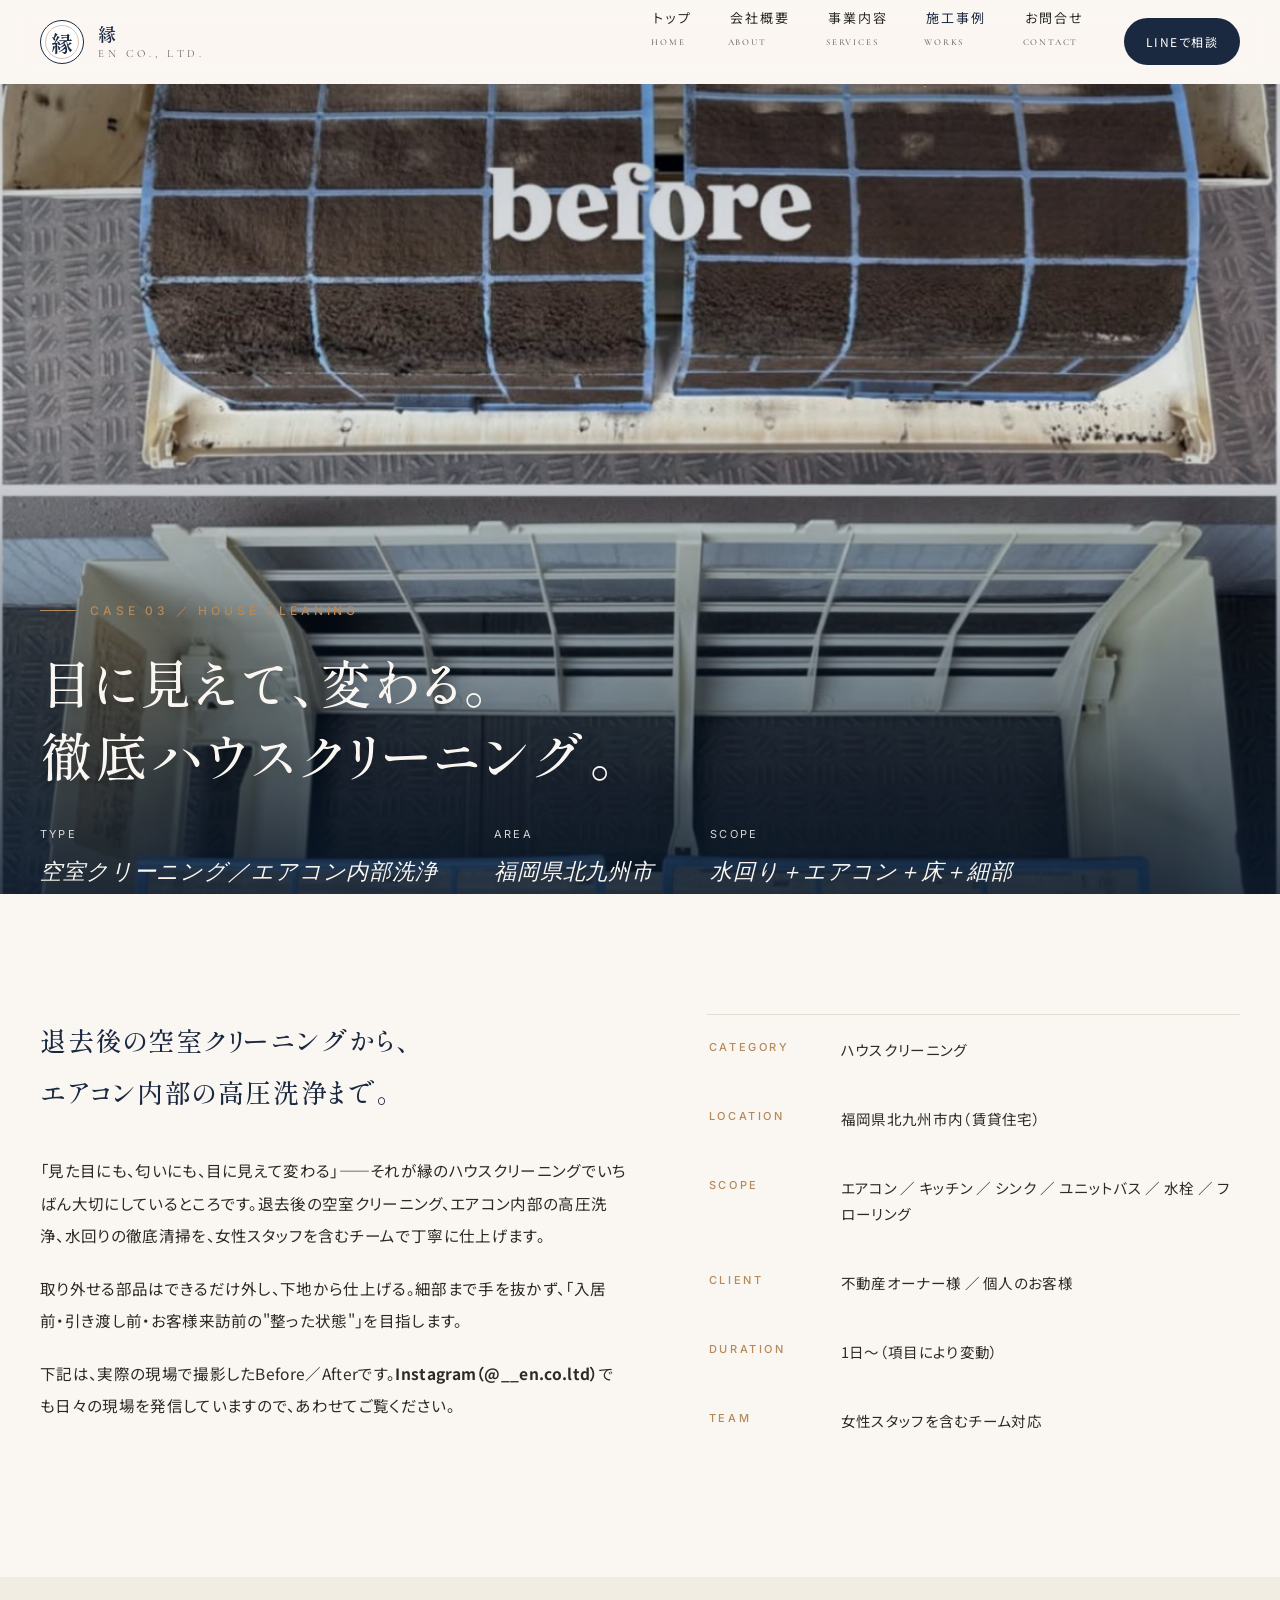
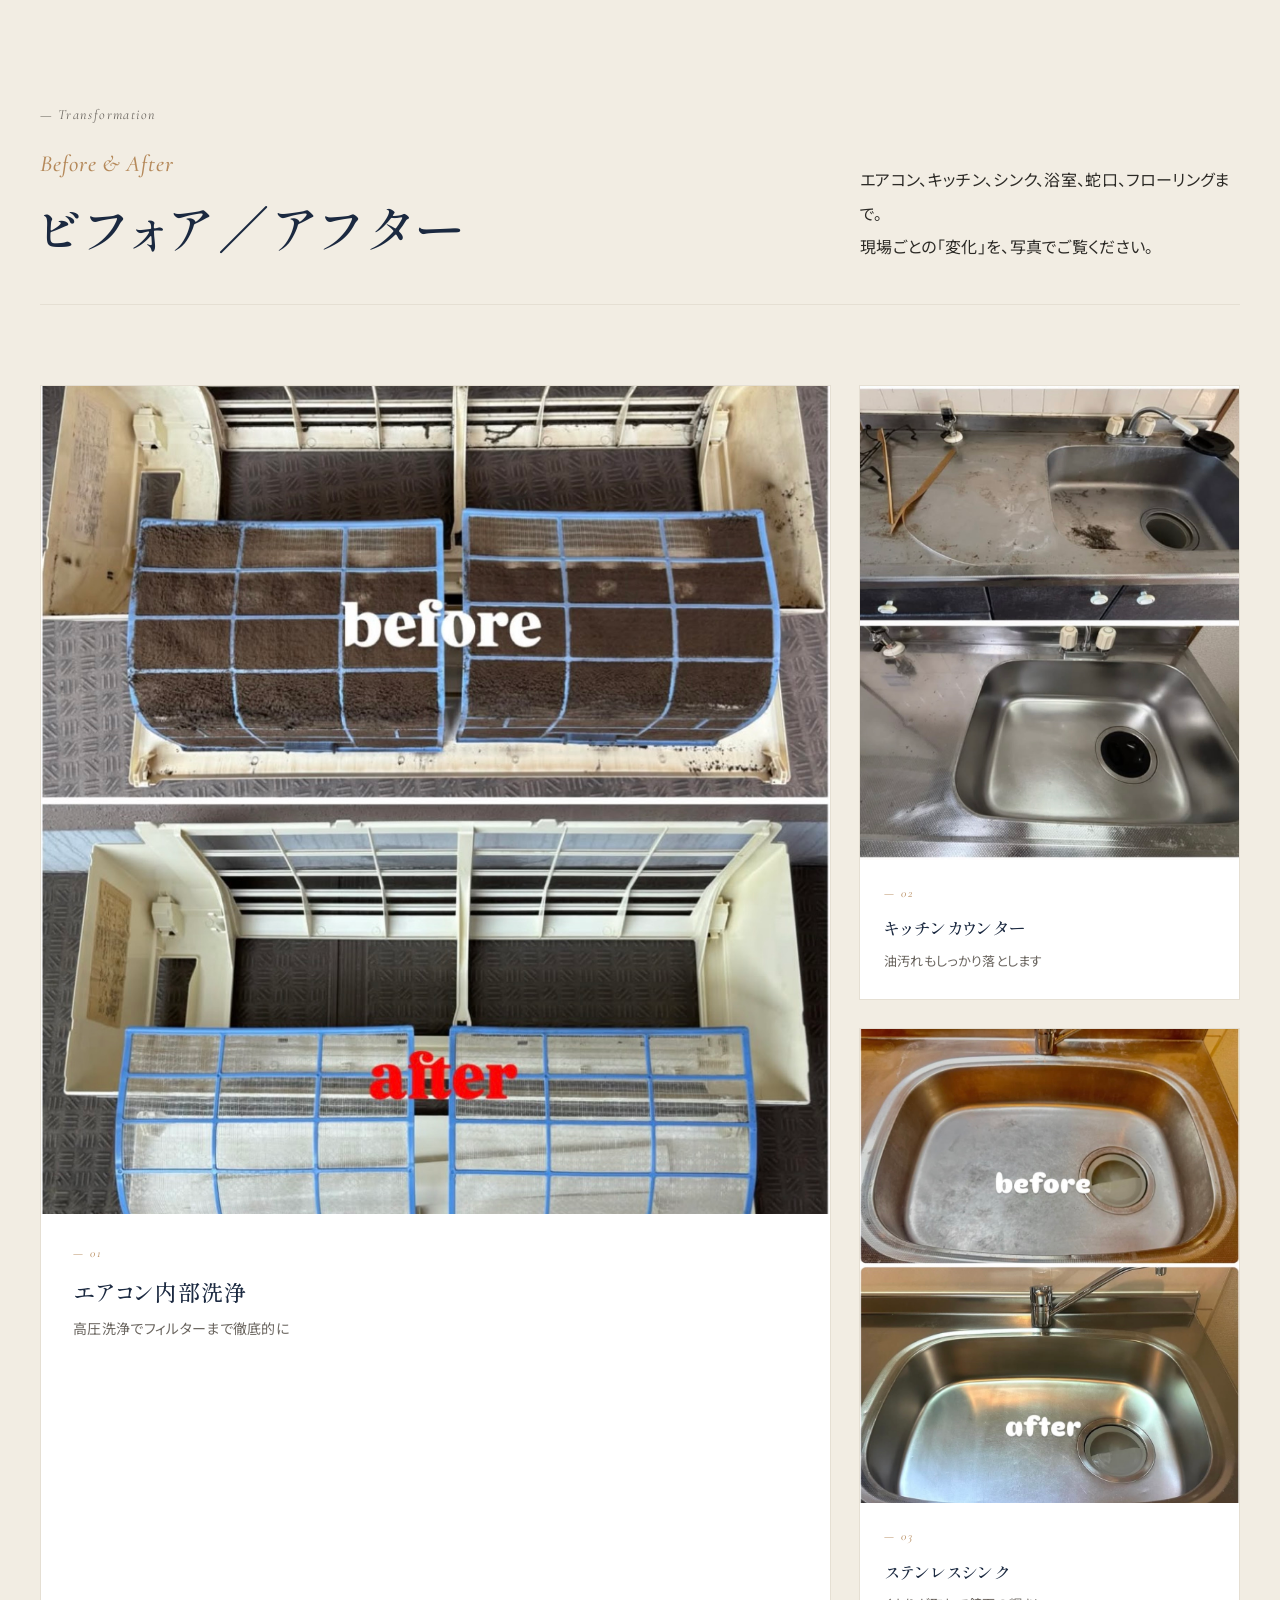
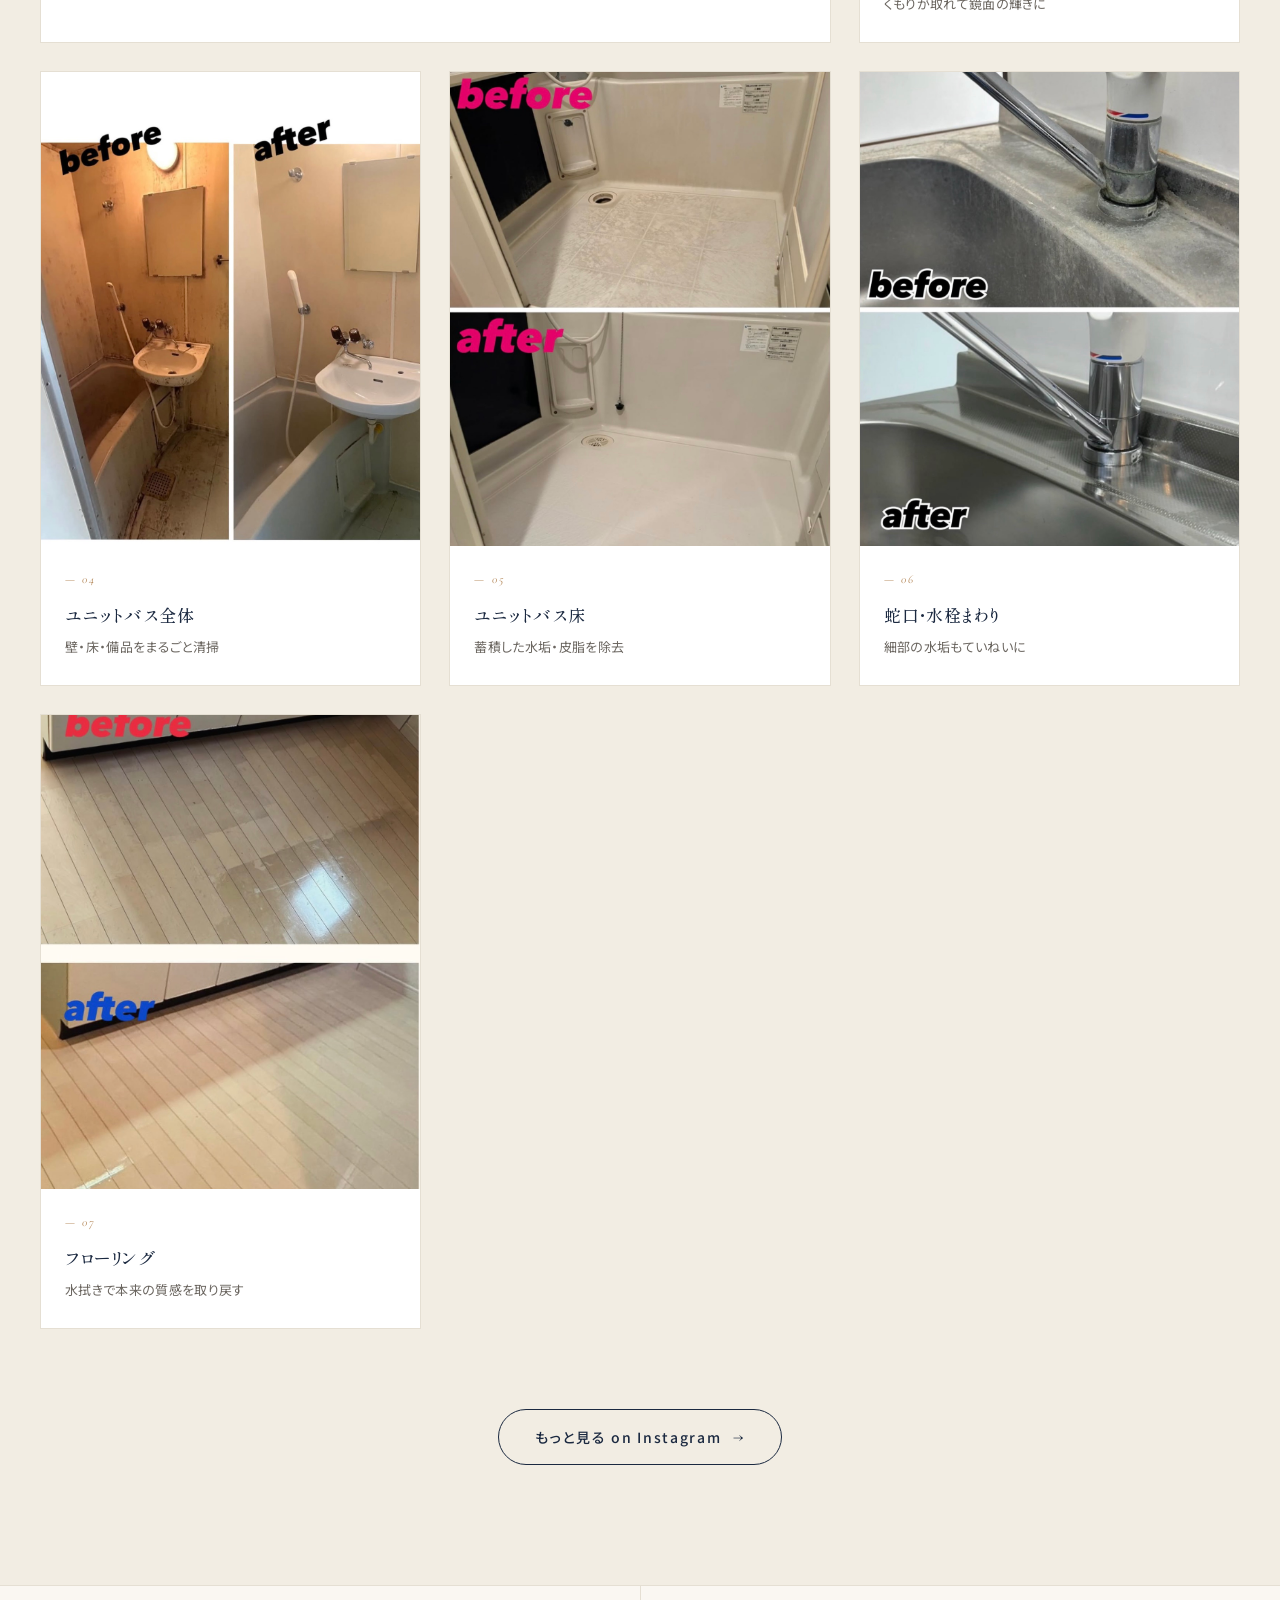
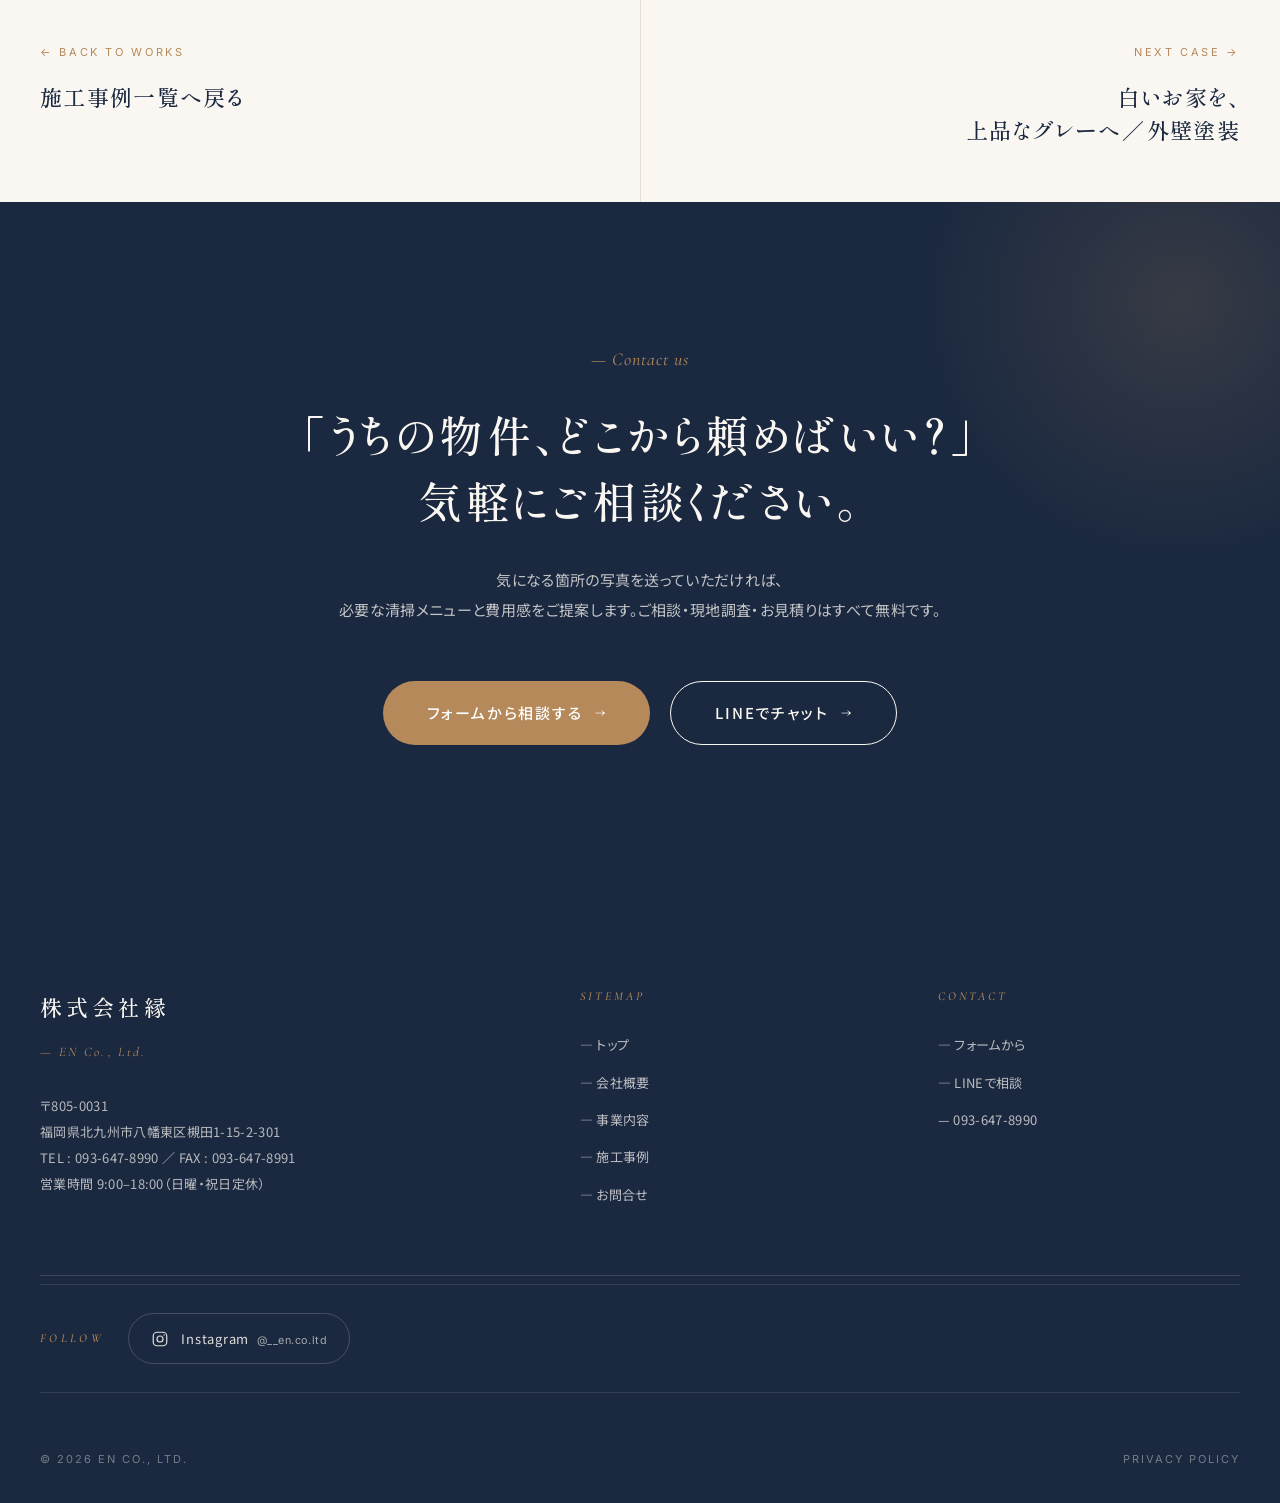
<file: case03.html>
<!DOCTYPE html>
<html lang="ja">
<head>
<meta charset="UTF-8">
<meta name="viewport" content="width=device-width, initial-scale=1">
<title>目に見えて変わる、徹底ハウスクリーニング｜施工事例｜株式会社縁（えん）</title>
<meta name="description" content="福岡県北九州市のハウスクリーニング事例。エアコン内部の高圧洗浄から、キッチン・ステンレスシンク・ユニットバス・水栓まで、Before/Afterで変化がはっきり分かる徹底清掃。女性スタッフを含むチームで、細部まで丁寧に仕上げます。">
<link rel="preconnect" href="https://fonts.googleapis.com">
<link rel="preconnect" href="https://fonts.gstatic.com" crossorigin>
<link href="https://fonts.googleapis.com/css2?family=Cormorant+Garamond:ital,wght@0,500;1,500;1,600&family=Inter:wght@400;500;600&family=Noto+Sans+JP:wght@300;400;500;700&family=Shippori+Mincho+B1:wght@400;500;600;700&display=swap" rel="stylesheet">
<link rel="stylesheet" href="assets/css/style.css">
</head>
<body>

<header class="header">
  <div class="header__inner">
    <a href="index.html" class="logo">
      <span class="logo__mark">縁</span>
      <span class="logo__name"><strong>縁</strong><small>EN Co., Ltd.</small></span>
    </a>
    <nav class="gnav">
      <ul class="gnav__list">
        <li><a href="index.html">トップ<small>HOME</small></a></li>
        <li><a href="about.html">会社概要<small>ABOUT</small></a></li>
        <li><a href="services.html">事業内容<small>SERVICES</small></a></li>
        <li><a href="works.html" class="is-active">施工事例<small>WORKS</small></a></li>
        <li><a href="contact.html">お問合せ<small>CONTACT</small></a></li>
      </ul>
      <a href="https://line.me/ti/p/b95CALSYRF" class="gnav__cta" target="_blank" rel="noopener">LINEで相談</a>
      <button class="menu-toggle" aria-label="メニュー"><span></span><span></span><span></span></button>
    </nav>
  </div>
</header>

<!-- Case Hero -->
<section class="case-hero">
  <div class="case-hero__bg" style="background-image: url('assets/img/works/case03/hero.jpg');"></div>
  <div class="container case-hero__inner">
    <div>
      <p class="case-hero__category">Case 03 ／ House Cleaning</p>
      <h1 class="case-hero__title">
        目に見えて、変わる。<br>
        徹底ハウスクリーニング。
      </h1>
      <div class="case-hero__meta">
        <div>Type<strong>空室クリーニング／エアコン内部洗浄</strong></div>
        <div>Area<strong>福岡県北九州市</strong></div>
        <div>Scope<strong>水回り＋エアコン＋床＋細部</strong></div>
      </div>
    </div>
  </div>
</section>

<!-- Spec -->
<section class="section">
  <div class="container">
    <div class="case-spec" data-reveal>
      <div>
        <p class="case-spec__lede">
          退去後の空室クリーニングから、<br>
          エアコン内部の高圧洗浄まで。
        </p>
        <div class="case-spec__desc">
          <p>「見た目にも、匂いにも、目に見えて変わる」——それが縁のハウスクリーニングでいちばん大切にしているところです。退去後の空室クリーニング、エアコン内部の高圧洗浄、水回りの徹底清掃を、女性スタッフを含むチームで丁寧に仕上げます。</p>
          <p>取り外せる部品はできるだけ外し、下地から仕上げる。細部まで手を抜かず、「入居前・引き渡し前・お客様来訪前の"整った状態"」を目指します。</p>
          <p>下記は、実際の現場で撮影したBefore／Afterです。<a href="https://www.instagram.com/__en.co.ltd/" target="_blank" rel="noopener noreferrer"><strong>Instagram（@__en.co.ltd）</strong></a>でも日々の現場を発信していますので、あわせてご覧ください。</p>
        </div>
      </div>
      <table class="case-spec__table">
        <tbody>
          <tr><th>Category</th><td>ハウスクリーニング</td></tr>
          <tr><th>Location</th><td>福岡県北九州市内（賃貸住宅）</td></tr>
          <tr><th>Scope</th><td>エアコン ／ キッチン ／ シンク ／ ユニットバス ／ 水栓 ／ フローリング</td></tr>
          <tr><th>Client</th><td>不動産オーナー様 ／ 個人のお客様</td></tr>
          <tr><th>Duration</th><td>1日〜（項目により変動）</td></tr>
          <tr><th>Team</th><td>女性スタッフを含むチーム対応</td></tr>
        </tbody>
      </table>
    </div>
  </div>
</section>

<!-- Before/After gallery -->
<section class="section compare-section">
  <div class="container">
    <header class="section__head" data-reveal>
      <div class="section__head-main">
        <span class="section__num">— Transformation</span>
        <h2 class="section__title">
          <span class="section__title-en">Before &amp; After</span>
          ビフォア／アフター
        </h2>
      </div>
      <p class="section__lede">
        エアコン、キッチン、シンク、浴室、蛇口、フローリングまで。<br>
        現場ごとの「変化」を、写真でご覧ください。
      </p>
    </header>

    <div class="cleaning-gallery" data-reveal>
      <figure class="cleaning-card cleaning-card--feature">
        <img src="assets/img/works/case03/aircon-filter.jpg" alt="エアコン内部フィルターのbefore/after">
        <figcaption>
          <span class="cleaning-card__tag">— 01</span>
          <span class="cleaning-card__title">エアコン内部洗浄</span>
          <span class="cleaning-card__desc">高圧洗浄でフィルターまで徹底的に</span>
        </figcaption>
      </figure>
      <figure class="cleaning-card">
        <img src="assets/img/works/case03/kitchen-counter.jpg" alt="キッチンカウンター清掃のbefore/after">
        <figcaption>
          <span class="cleaning-card__tag">— 02</span>
          <span class="cleaning-card__title">キッチンカウンター</span>
          <span class="cleaning-card__desc">油汚れもしっかり落とします</span>
        </figcaption>
      </figure>
      <figure class="cleaning-card">
        <img src="assets/img/works/case03/sink-stainless.jpg" alt="ステンレスシンク清掃のbefore/after">
        <figcaption>
          <span class="cleaning-card__tag">— 03</span>
          <span class="cleaning-card__title">ステンレスシンク</span>
          <span class="cleaning-card__desc">くもりが取れて鏡面の輝きに</span>
        </figcaption>
      </figure>
      <figure class="cleaning-card">
        <img src="assets/img/works/case03/bath-room.jpg" alt="ユニットバス全体清掃のbefore/after">
        <figcaption>
          <span class="cleaning-card__tag">— 04</span>
          <span class="cleaning-card__title">ユニットバス全体</span>
          <span class="cleaning-card__desc">壁・床・備品をまるごと清掃</span>
        </figcaption>
      </figure>
      <figure class="cleaning-card">
        <img src="assets/img/works/case03/bath-floor.jpg" alt="ユニットバス床の水垢清掃のbefore/after">
        <figcaption>
          <span class="cleaning-card__tag">— 05</span>
          <span class="cleaning-card__title">ユニットバス床</span>
          <span class="cleaning-card__desc">蓄積した水垢・皮脂を除去</span>
        </figcaption>
      </figure>
      <figure class="cleaning-card">
        <img src="assets/img/works/case03/faucet.jpg" alt="蛇口・水栓まわり清掃のbefore/after">
        <figcaption>
          <span class="cleaning-card__tag">— 06</span>
          <span class="cleaning-card__title">蛇口・水栓まわり</span>
          <span class="cleaning-card__desc">細部の水垢もていねいに</span>
        </figcaption>
      </figure>
      <figure class="cleaning-card">
        <img src="assets/img/works/case03/floor.jpg" alt="フローリング清掃のbefore/after">
        <figcaption>
          <span class="cleaning-card__tag">— 07</span>
          <span class="cleaning-card__title">フローリング</span>
          <span class="cleaning-card__desc">水拭きで本来の質感を取り戻す</span>
        </figcaption>
      </figure>
    </div>

    <div class="section__more">
      <a href="https://www.instagram.com/__en.co.ltd/" target="_blank" rel="noopener noreferrer" class="btn btn--ghost">
        <span>もっと見る on Instagram</span>
      </a>
    </div>
  </div>
</section>

<!-- Next case -->
<nav class="case-nav">
  <a href="works.html" class="case-nav__link">
    <p class="case-nav__dir">← Back to Works</p>
    <p class="case-nav__title">施工事例一覧へ戻る</p>
  </a>
  <a href="case04.html" class="case-nav__link case-nav__link--next">
    <p class="case-nav__dir">Next Case →</p>
    <p class="case-nav__title">白いお家を、<br>上品なグレーへ／外壁塗装</p>
  </a>
</nav>

<!-- CTA -->
<section class="cta">
  <div class="container">
    <div class="cta__inner">
      <p class="cta__lead">— Contact us</p>
      <h2 class="cta__title">「うちの物件、どこから頼めばいい？」<br>気軽にご相談ください。</h2>
      <p class="cta__sub">気になる箇所の写真を送っていただければ、<br>必要な清掃メニューと費用感をご提案します。ご相談・現地調査・お見積りはすべて無料です。</p>
      <div class="cta__btns">
        <a href="contact.html" class="btn btn--accent btn--lg">フォームから相談する</a>
        <a href="https://line.me/ti/p/b95CALSYRF" class="btn btn--ghost btn--lg" target="_blank" rel="noopener">LINEでチャット</a>
      </div>
    </div>
  </div>
</section>

<footer class="footer">
  <div class="container">
    <div class="footer__top">
      <div>
        <p class="footer__brand">株式会社縁</p>
        <p class="footer__brand-en">— EN Co., Ltd.</p>
        <p class="footer__addr">〒805-0031<br>福岡県北九州市八幡東区槻田1-15-2-301<br>TEL : 093-647-8990 ／ FAX : 093-647-8991<br>営業時間 9:00–18:00（日曜・祝日定休）</p>
      </div>
      <div>
        <p class="footer__nav-title">Sitemap</p>
        <ul class="footer__nav-list">
          <li><a href="index.html">— トップ</a></li>
          <li><a href="about.html">— 会社概要</a></li>
          <li><a href="services.html">— 事業内容</a></li>
          <li><a href="works.html">— 施工事例</a></li>
          <li><a href="contact.html">— お問合せ</a></li>
        </ul>
      </div>
      <div>
        <p class="footer__nav-title">Contact</p>
        <ul class="footer__nav-list">
          <li><a href="contact.html">— フォームから</a></li>
          <li><a href="https://line.me/ti/p/b95CALSYRF" target="_blank" rel="noopener">— LINEで相談</a></li>
          <li><a href="tel:0936478990">— 093-647-8990</a></li>
        </ul>
      </div>
    </div>
    <div class="footer__social">
      <div class="footer__social-row">
        <p class="footer__social-label">Follow</p>
        <a href="https://www.instagram.com/__en.co.ltd/" class="footer__social-link" target="_blank" rel="noopener noreferrer" aria-label="Instagram">
          <svg viewBox="0 0 24 24" fill="none" stroke="currentColor" stroke-width="1.6" stroke-linecap="round" stroke-linejoin="round">
            <rect x="3" y="3" width="18" height="18" rx="5"/>
            <circle cx="12" cy="12" r="4"/>
            <circle cx="17.5" cy="6.5" r="1" fill="currentColor" stroke="none"/>
          </svg>
          <span>Instagram <small>@__en.co.ltd</small></span>
        </a>
      </div>
    </div>
    <div class="footer__bottom">
      <p>© 2026 EN Co., Ltd.</p>
      <p><a href="privacy-policy.html">Privacy Policy</a></p>
    </div>
  </div>
</footer>

<script src="assets/js/main.js"></script>
<!-- Sticky mobile CTA -->
<div class="sticky-cta" aria-label="お問い合わせメニュー">
  <a href="contact.html" class="sticky-cta__btn sticky-cta__btn--primary" aria-label="無料相談">
    <svg viewBox="0 0 24 24" fill="none" stroke="currentColor" stroke-width="1.8" stroke-linecap="round" stroke-linejoin="round" aria-hidden="true">
      <path d="M21 11.5a8.4 8.4 0 0 1-.9 3.8 8.5 8.5 0 0 1-7.6 4.7 8.4 8.4 0 0 1-3.8-.9L3 21l1.9-5.7a8.4 8.4 0 0 1-.9-3.8 8.5 8.5 0 0 1 4.7-7.6 8.4 8.4 0 0 1 3.8-.9h.5a8.5 8.5 0 0 1 8 8v.5z"/>
    </svg>
    <span>無料相談</span>
  </a>
  <a href="https://line.me/ti/p/b95CALSYRF" class="sticky-cta__btn sticky-cta__btn--line" aria-label="LINEで相談" target="_blank" rel="noopener">
    <svg viewBox="0 0 24 24" fill="currentColor" aria-hidden="true">
      <path d="M19 4H5a3 3 0 0 0-3 3v8a3 3 0 0 0 3 3h3v4l4-4h7a3 3 0 0 0 3-3V7a3 3 0 0 0-3-3zm-9 9.5H8.5v-3H7v3H5.5v-4H7v-.5h1.5v.5H10v4zm3-2c0 .3-.2.5-.5.5h-2v.5h2.5v1H11.5c-.3 0-.5-.2-.5-.5v-2c0-.3.2-.5.5-.5h2v-.5H11v-1h2.5c.3 0 .5.2.5.5v2zm5 0c0 .3-.2.5-.5.5H17l1.5 1.5h-1L16 12v1.5h-1V9.5h1V11l1.5-1.5h1L17 11l1.5.5c.3 0 .5.2.5.5v1z"/>
    </svg>
    <span>LINEで相談</span>
  </a>
</div>
</body>

</html>
</file>
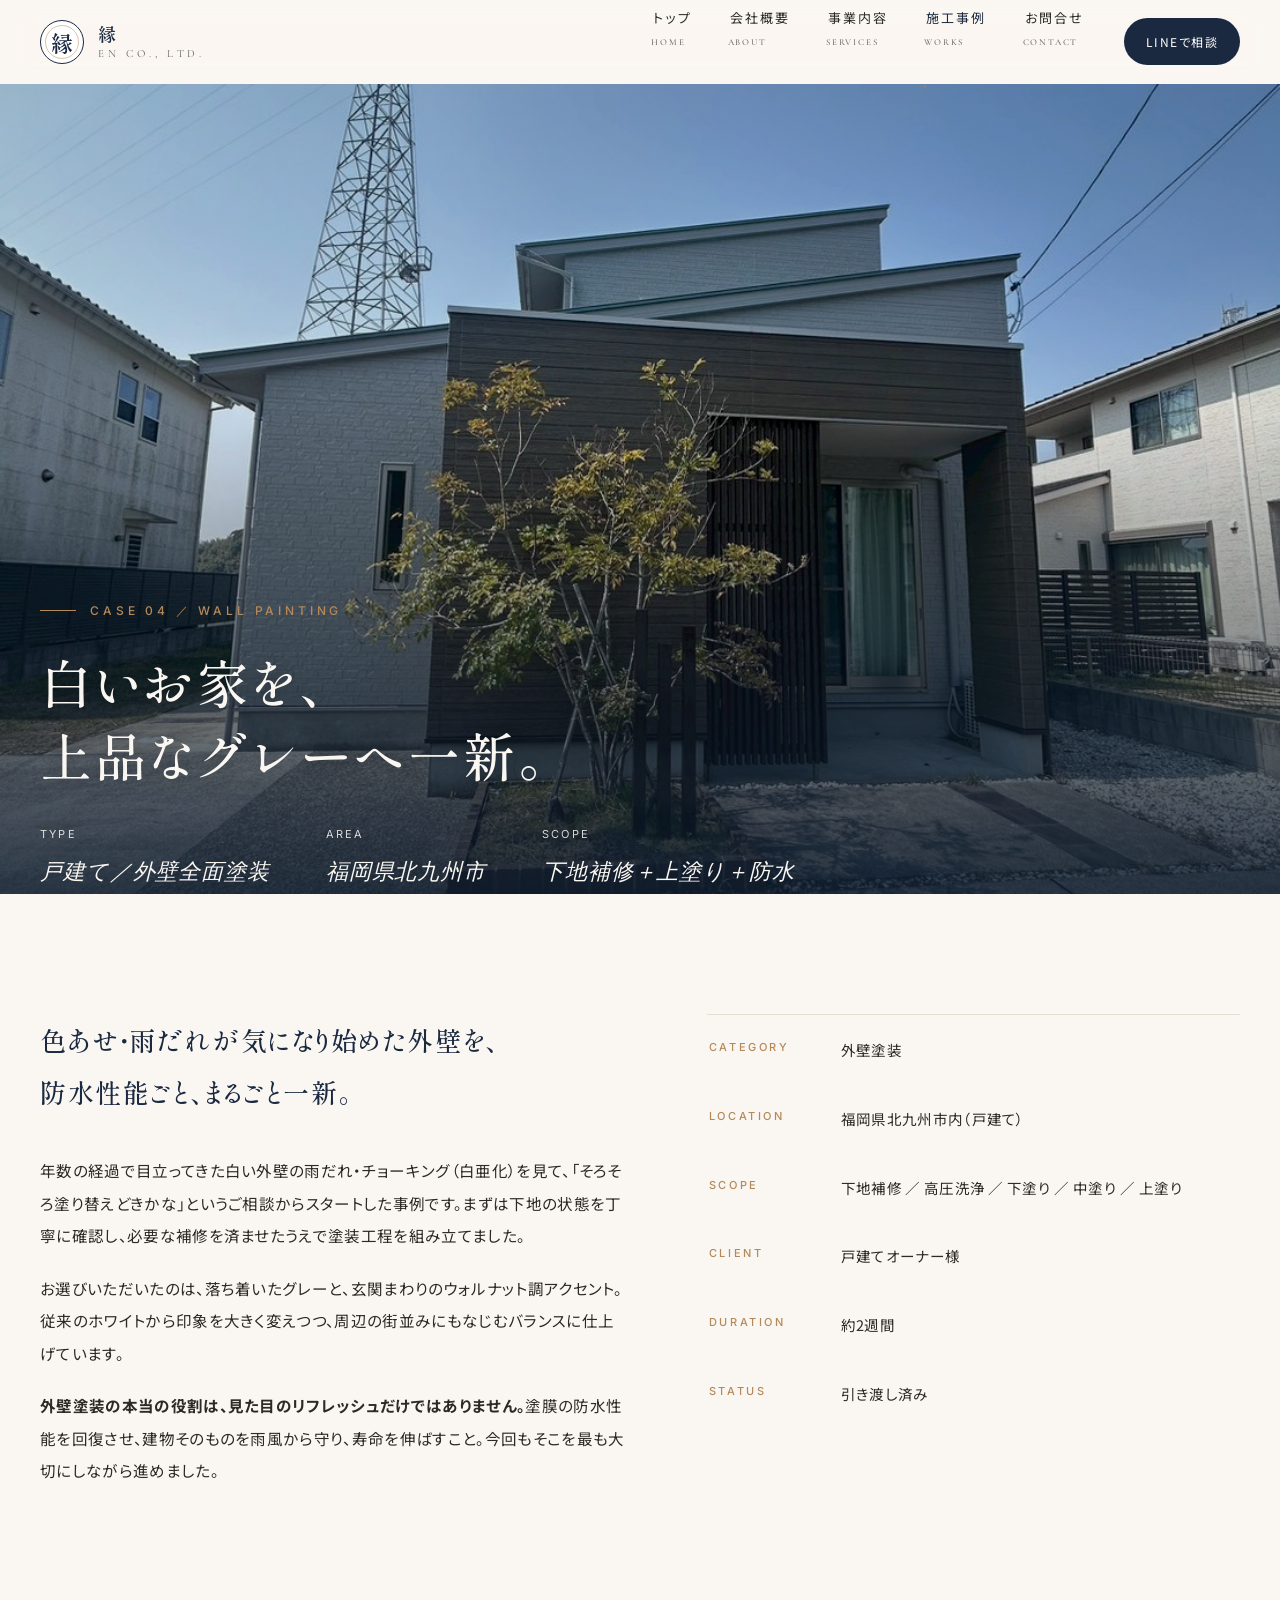
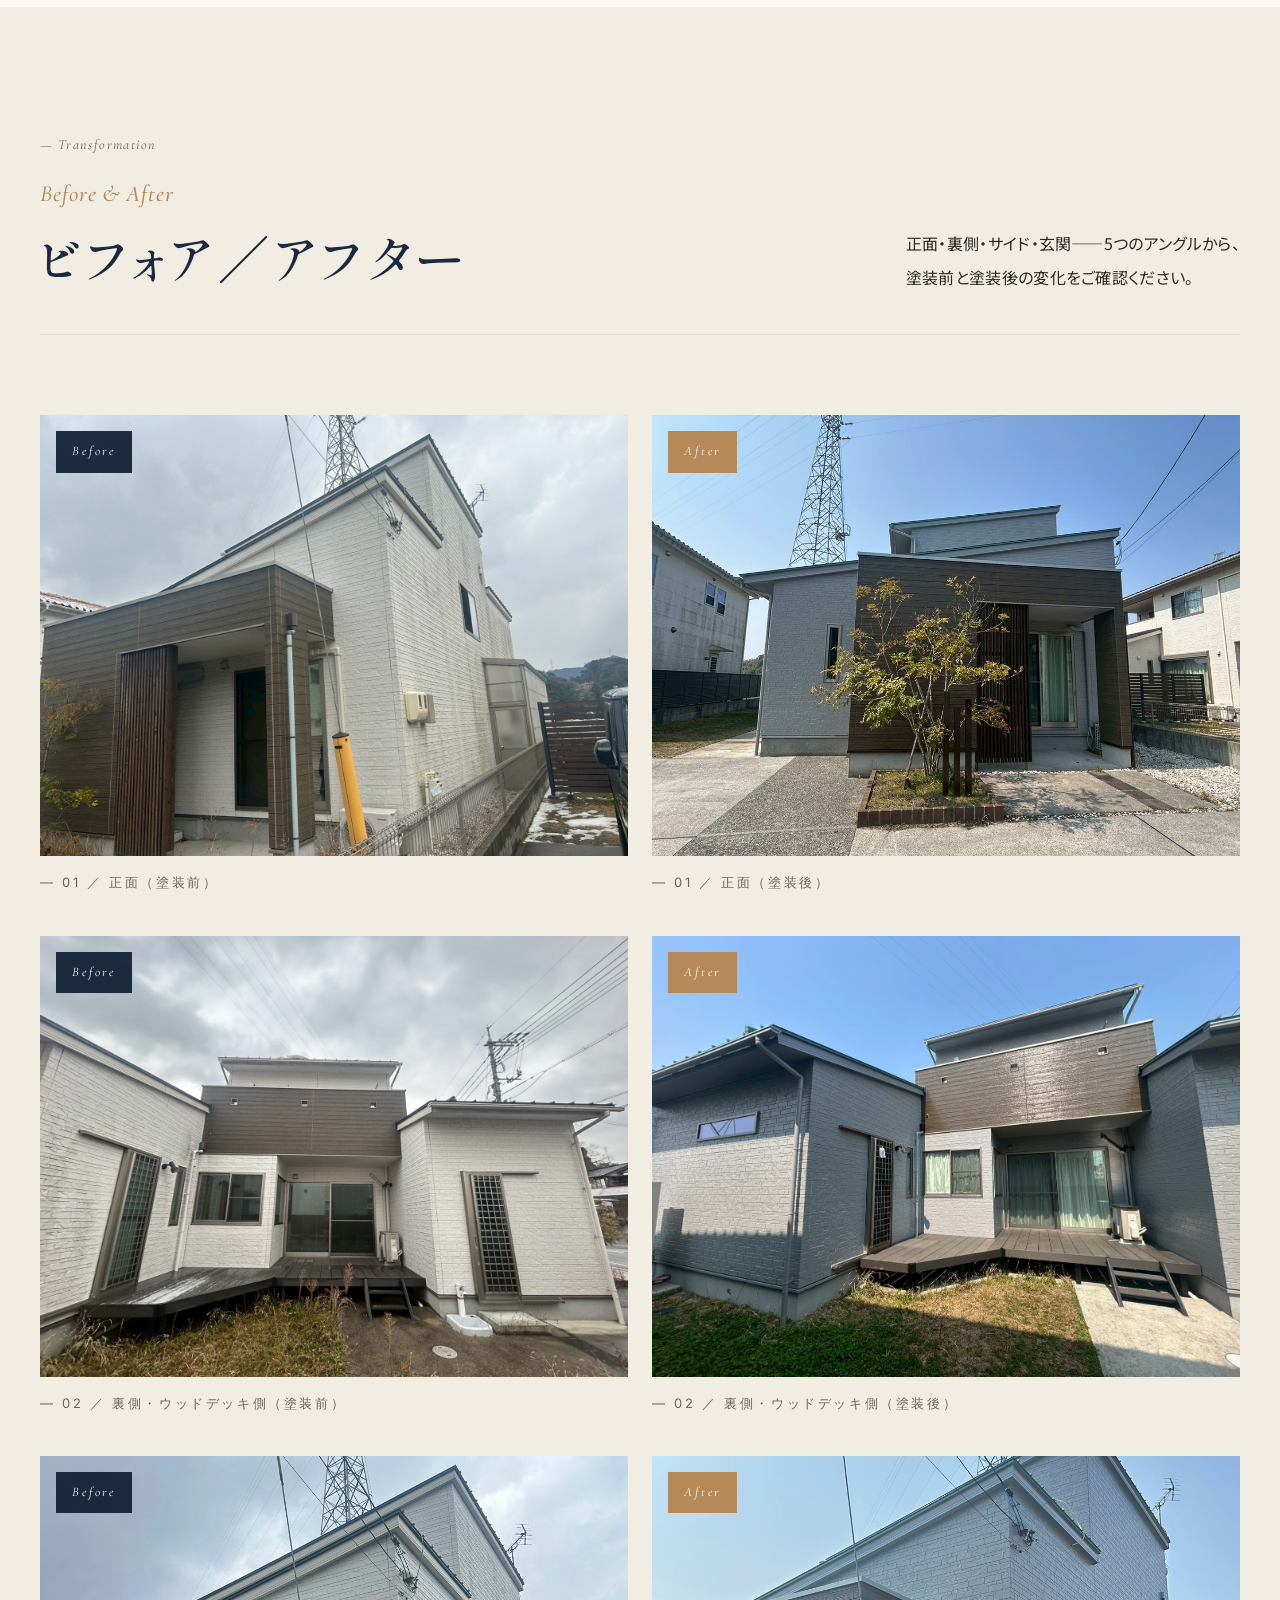
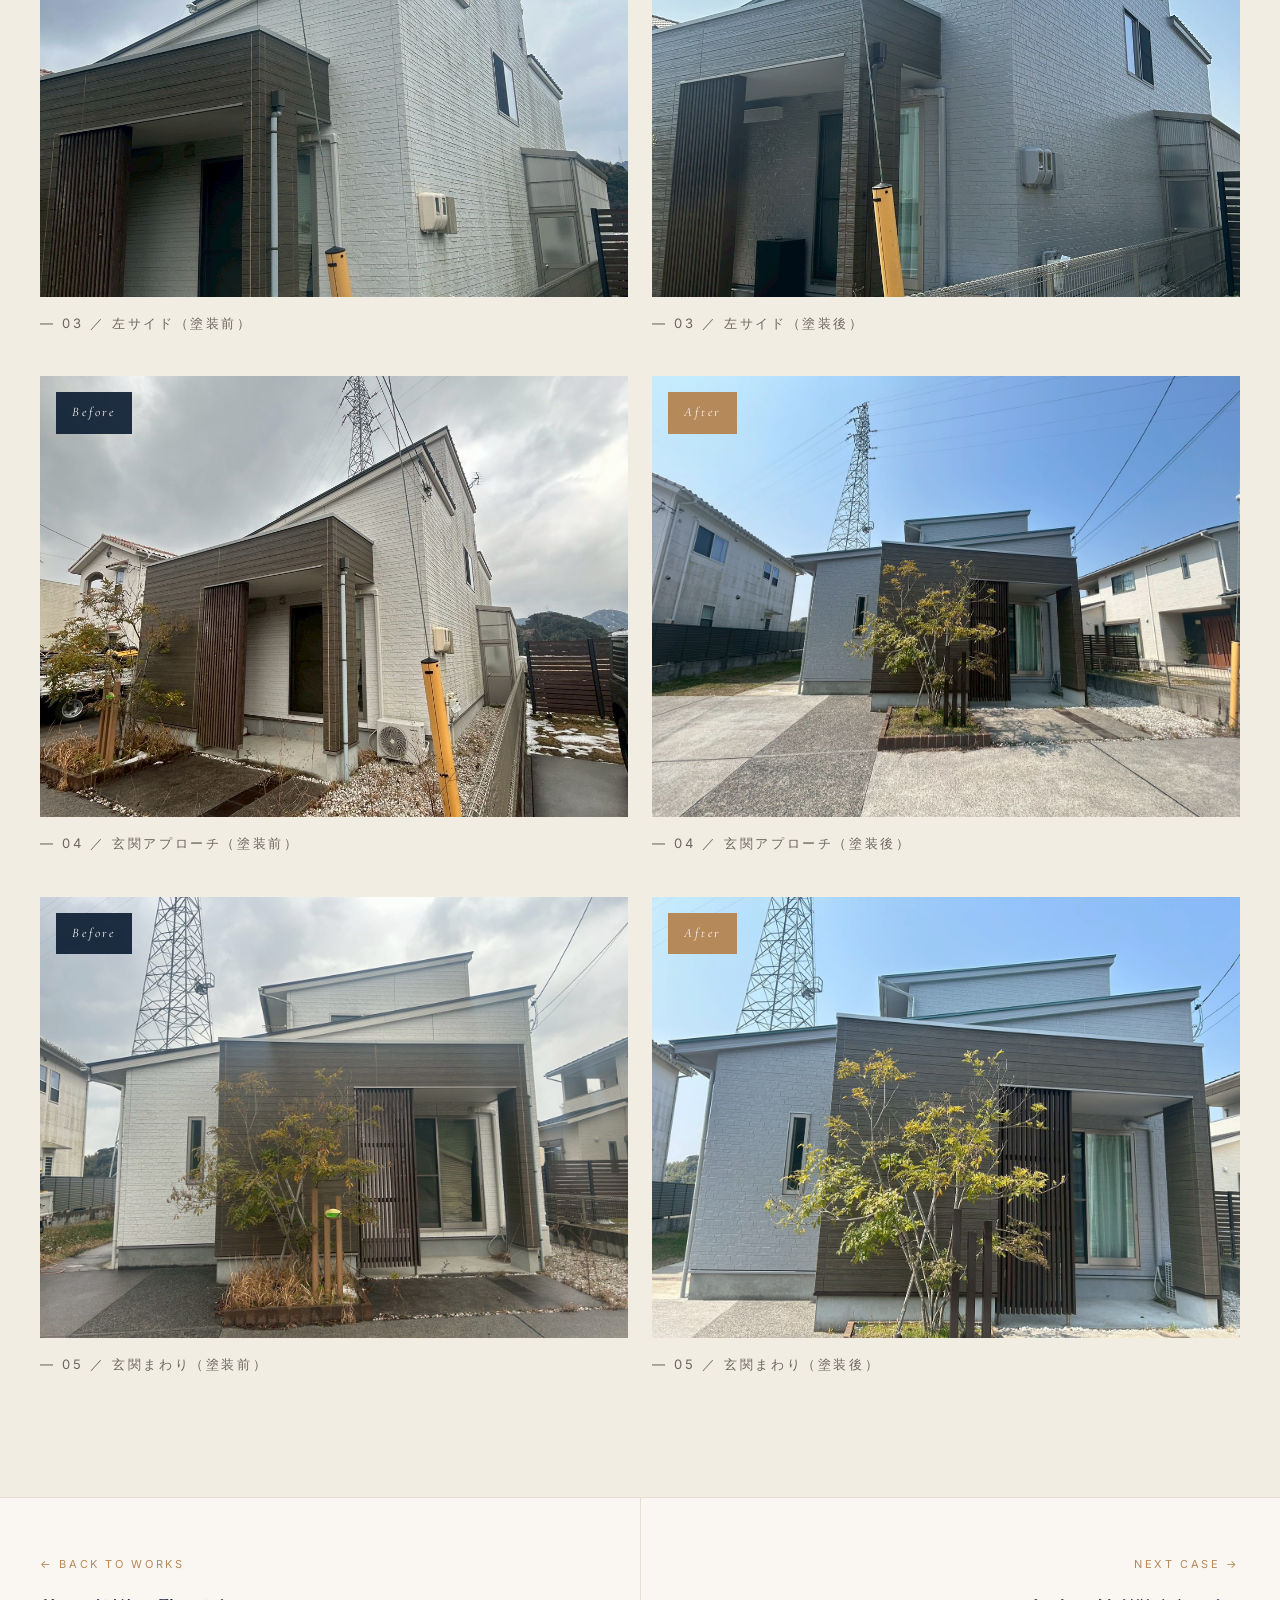
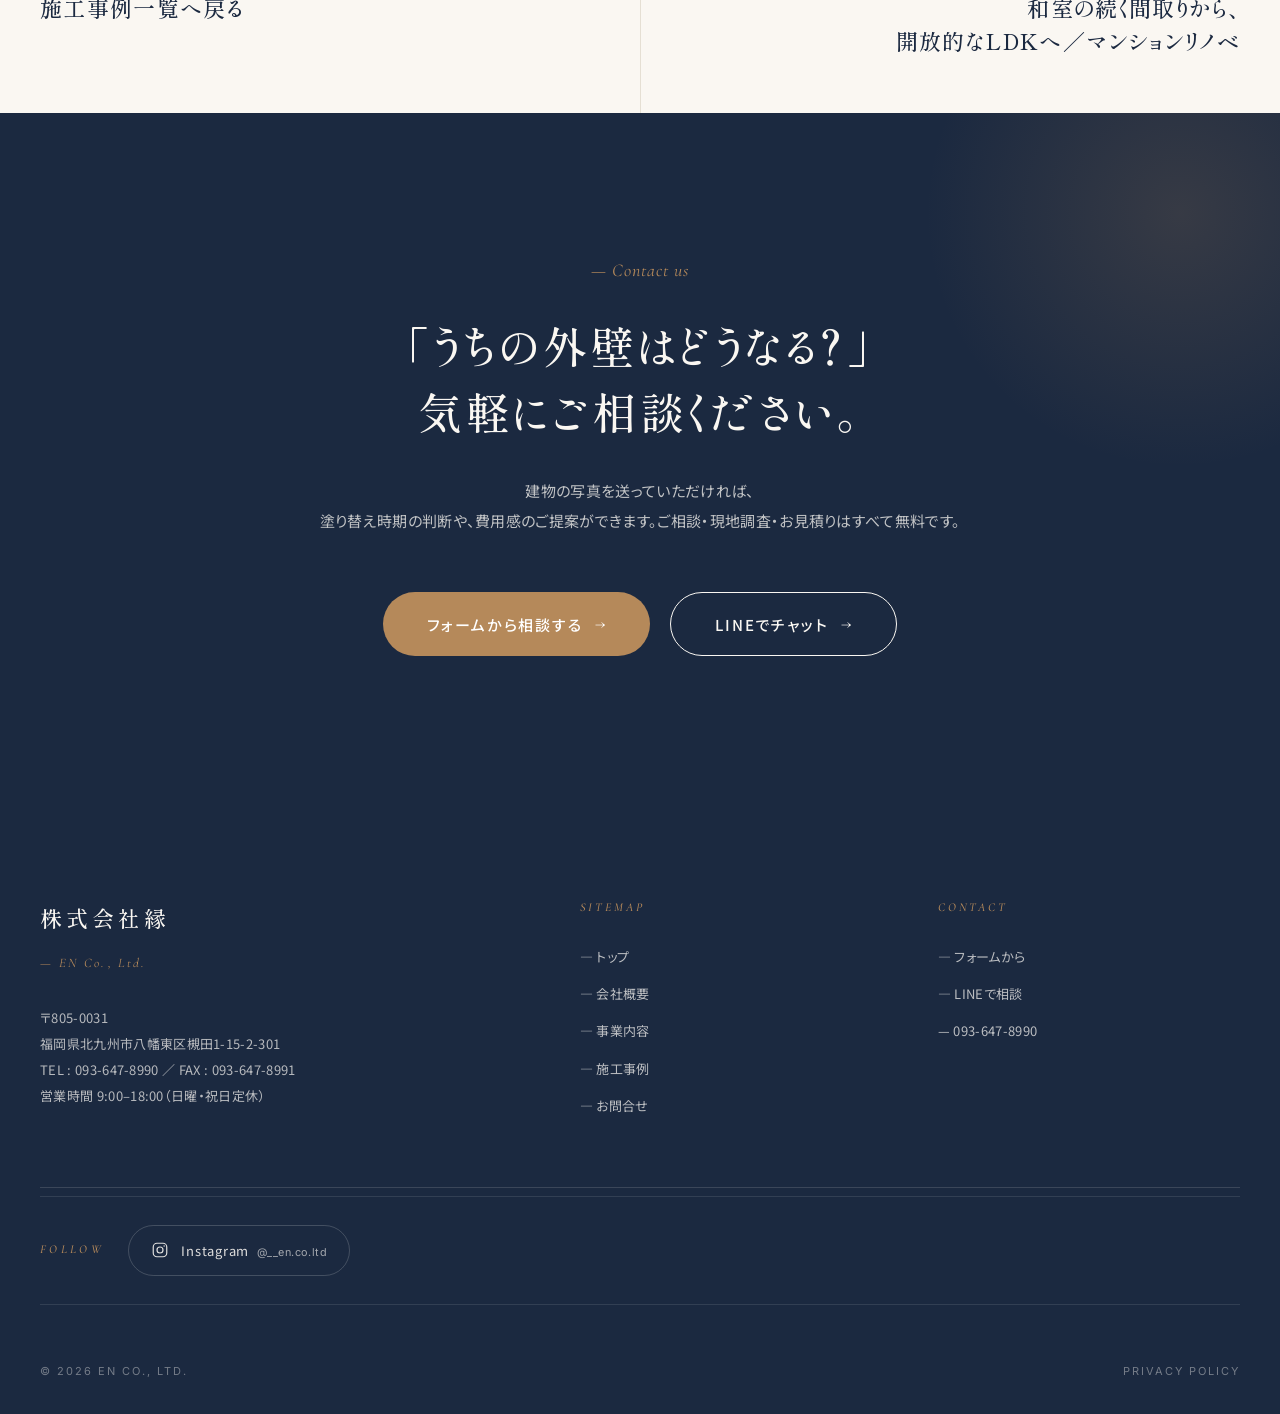
<file: case04.html>
<!DOCTYPE html>
<html lang="ja">
<head>
<meta charset="UTF-8">
<meta name="viewport" content="width=device-width, initial-scale=1">
<title>白い外壁を、上品なグレーへ｜外壁塗装事例｜株式会社縁（えん）</title>
<meta name="description" content="福岡県北九州市の戸建て外壁塗装事例。色あせ・雨だれの目立った白い外壁を、下地の状態を見極めたうえでグレー基調に一新。外観の印象を整えるだけでなく、防水性能を回復させて建物を長持ちさせます。">
<link rel="preconnect" href="https://fonts.googleapis.com">
<link rel="preconnect" href="https://fonts.gstatic.com" crossorigin>
<link href="https://fonts.googleapis.com/css2?family=Cormorant+Garamond:ital,wght@0,500;1,500;1,600&family=Inter:wght@400;500;600&family=Noto+Sans+JP:wght@300;400;500;700&family=Shippori+Mincho+B1:wght@400;500;600;700&display=swap" rel="stylesheet">
<link rel="stylesheet" href="assets/css/style.css">
</head>
<body>

<header class="header">
  <div class="header__inner">
    <a href="index.html" class="logo">
      <span class="logo__mark">縁</span>
      <span class="logo__name"><strong>縁</strong><small>EN Co., Ltd.</small></span>
    </a>
    <nav class="gnav">
      <ul class="gnav__list">
        <li><a href="index.html">トップ<small>HOME</small></a></li>
        <li><a href="about.html">会社概要<small>ABOUT</small></a></li>
        <li><a href="services.html">事業内容<small>SERVICES</small></a></li>
        <li><a href="works.html" class="is-active">施工事例<small>WORKS</small></a></li>
        <li><a href="contact.html">お問合せ<small>CONTACT</small></a></li>
      </ul>
      <a href="https://line.me/ti/p/b95CALSYRF" class="gnav__cta" target="_blank" rel="noopener">LINEで相談</a>
      <button class="menu-toggle" aria-label="メニュー"><span></span><span></span><span></span></button>
    </nav>
  </div>
</header>

<!-- Case Hero -->
<section class="case-hero">
  <div class="case-hero__bg" style="background-image: url('assets/img/works/case04/hero.jpg');"></div>
  <div class="container case-hero__inner">
    <div>
      <p class="case-hero__category">Case 04 ／ Wall Painting</p>
      <h1 class="case-hero__title">
        白いお家を、<br>
        上品なグレーへ一新。
      </h1>
      <div class="case-hero__meta">
        <div>Type<strong>戸建て／外壁全面塗装</strong></div>
        <div>Area<strong>福岡県北九州市</strong></div>
        <div>Scope<strong>下地補修＋上塗り＋防水</strong></div>
      </div>
    </div>
  </div>
</section>

<!-- Spec -->
<section class="section">
  <div class="container">
    <div class="case-spec" data-reveal>
      <div>
        <p class="case-spec__lede">
          色あせ・雨だれが気になり始めた外壁を、<br>
          防水性能ごと、まるごと一新。
        </p>
        <div class="case-spec__desc">
          <p>年数の経過で目立ってきた白い外壁の雨だれ・チョーキング（白亜化）を見て、「そろそろ塗り替えどきかな」というご相談からスタートした事例です。まずは下地の状態を丁寧に確認し、必要な補修を済ませたうえで塗装工程を組み立てました。</p>
          <p>お選びいただいたのは、落ち着いたグレーと、玄関まわりのウォルナット調アクセント。従来のホワイトから印象を大きく変えつつ、周辺の街並みにもなじむバランスに仕上げています。</p>
          <p><strong>外壁塗装の本当の役割は、見た目のリフレッシュだけではありません。</strong>塗膜の防水性能を回復させ、建物そのものを雨風から守り、寿命を伸ばすこと。今回もそこを最も大切にしながら進めました。</p>
        </div>
      </div>
      <table class="case-spec__table">
        <tbody>
          <tr><th>Category</th><td>外壁塗装</td></tr>
          <tr><th>Location</th><td>福岡県北九州市内（戸建て）</td></tr>
          <tr><th>Scope</th><td>下地補修 ／ 高圧洗浄 ／ 下塗り ／ 中塗り ／ 上塗り</td></tr>
          <tr><th>Client</th><td>戸建てオーナー様</td></tr>
          <tr><th>Duration</th><td>約2週間</td></tr>
          <tr><th>Status</th><td>引き渡し済み</td></tr>
        </tbody>
      </table>
    </div>
  </div>
</section>

<!-- Before/After -->
<section class="section compare-section">
  <div class="container">
    <header class="section__head" data-reveal>
      <div class="section__head-main">
        <span class="section__num">— Transformation</span>
        <h2 class="section__title">
          <span class="section__title-en">Before &amp; After</span>
          ビフォア／アフター
        </h2>
      </div>
      <p class="section__lede">
        正面・裏側・サイド・玄関——5つのアングルから、<br>
        塗装前と塗装後の変化をご確認ください。
      </p>
    </header>

    <div class="compare-grid" data-reveal>

      <!-- 1: Facade -->
      <div>
        <div class="compare-pair">
          <div class="compare-item">
            <span class="compare-item__tag">Before</span>
            <img class="compare-item__img" src="assets/img/works/case04/before-01-facade.jpg" alt="塗装前：正面から見た白い外壁と縦格子の玄関">
            <p class="compare-item__caption">— 01 ／ 正面（塗装前）</p>
          </div>
          <div class="compare-item">
            <span class="compare-item__tag compare-item__tag--after">After</span>
            <img class="compare-item__img" src="assets/img/works/case04/after-01-facade.jpg" alt="塗装後：グレー基調とウォルナット調アクセントの外壁">
            <p class="compare-item__caption">— 01 ／ 正面（塗装後）</p>
          </div>
        </div>
      </div>

      <!-- 2: Rear (deck side) -->
      <div>
        <div class="compare-pair">
          <div class="compare-item">
            <span class="compare-item__tag">Before</span>
            <img class="compare-item__img" src="assets/img/works/case04/before-02-rear.jpg" alt="塗装前：裏側ウッドデッキから見た外観">
            <p class="compare-item__caption">— 02 ／ 裏側・ウッドデッキ側（塗装前）</p>
          </div>
          <div class="compare-item">
            <span class="compare-item__tag compare-item__tag--after">After</span>
            <img class="compare-item__img" src="assets/img/works/case04/after-02-rear.jpg" alt="塗装後：裏側の外壁もグレー基調に">
            <p class="compare-item__caption">— 02 ／ 裏側・ウッドデッキ側（塗装後）</p>
          </div>
        </div>
      </div>

      <!-- 3: Side with rusty streaks -->
      <div>
        <div class="compare-pair">
          <div class="compare-item">
            <span class="compare-item__tag">Before</span>
            <img class="compare-item__img" src="assets/img/works/case04/before-03-side.jpg" alt="塗装前：左サイドの外壁と鉄塔">
            <p class="compare-item__caption">— 03 ／ 左サイド（塗装前）</p>
          </div>
          <div class="compare-item">
            <span class="compare-item__tag compare-item__tag--after">After</span>
            <img class="compare-item__img" src="assets/img/works/case04/after-03-side.jpg" alt="塗装後：左サイドもグレー基調で統一">
            <p class="compare-item__caption">— 03 ／ 左サイド（塗装後）</p>
          </div>
        </div>
      </div>

      <!-- 4: Approach -->
      <div>
        <div class="compare-pair">
          <div class="compare-item">
            <span class="compare-item__tag">Before</span>
            <img class="compare-item__img" src="assets/img/works/case04/before-04-approach.jpg" alt="塗装前：玄関アプローチから見た外観">
            <p class="compare-item__caption">— 04 ／ 玄関アプローチ（塗装前）</p>
          </div>
          <div class="compare-item">
            <span class="compare-item__tag compare-item__tag--after">After</span>
            <img class="compare-item__img" src="assets/img/works/case04/after-04-approach.jpg" alt="塗装後：玄関アプローチの雰囲気も一新">
            <p class="compare-item__caption">— 04 ／ 玄関アプローチ（塗装後）</p>
          </div>
        </div>
      </div>

      <!-- 5: Entrance close-up -->
      <div>
        <div class="compare-pair">
          <div class="compare-item">
            <span class="compare-item__tag">Before</span>
            <img class="compare-item__img" src="assets/img/works/case04/before-05-entrance.jpg" alt="塗装前：玄関まわりのアップ">
            <p class="compare-item__caption">— 05 ／ 玄関まわり（塗装前）</p>
          </div>
          <div class="compare-item">
            <span class="compare-item__tag compare-item__tag--after">After</span>
            <img class="compare-item__img" src="assets/img/works/case04/after-05-entrance.jpg" alt="塗装後：玄関まわりのウォルナット調アクセント">
            <p class="compare-item__caption">— 05 ／ 玄関まわり（塗装後）</p>
          </div>
        </div>
      </div>

    </div>
  </div>
</section>

<!-- Next case -->
<nav class="case-nav">
  <a href="works.html" class="case-nav__link">
    <p class="case-nav__dir">← Back to Works</p>
    <p class="case-nav__title">施工事例一覧へ戻る</p>
  </a>
  <a href="case01.html" class="case-nav__link case-nav__link--next">
    <p class="case-nav__dir">Next Case →</p>
    <p class="case-nav__title">和室の続く間取りから、<br>開放的なLDKへ／マンションリノベ</p>
  </a>
</nav>

<!-- CTA -->
<section class="cta">
  <div class="container">
    <div class="cta__inner">
      <p class="cta__lead">— Contact us</p>
      <h2 class="cta__title">「うちの外壁はどうなる？」<br>気軽にご相談ください。</h2>
      <p class="cta__sub">建物の写真を送っていただければ、<br>塗り替え時期の判断や、費用感のご提案ができます。ご相談・現地調査・お見積りはすべて無料です。</p>
      <div class="cta__btns">
        <a href="contact.html" class="btn btn--accent btn--lg">フォームから相談する</a>
        <a href="https://line.me/ti/p/b95CALSYRF" class="btn btn--ghost btn--lg" target="_blank" rel="noopener">LINEでチャット</a>
      </div>
    </div>
  </div>
</section>

<footer class="footer">
  <div class="container">
    <div class="footer__top">
      <div>
        <p class="footer__brand">株式会社縁</p>
        <p class="footer__brand-en">— EN Co., Ltd.</p>
        <p class="footer__addr">〒805-0031<br>福岡県北九州市八幡東区槻田1-15-2-301<br>TEL : 093-647-8990 ／ FAX : 093-647-8991<br>営業時間 9:00–18:00（日曜・祝日定休）</p>
      </div>
      <div>
        <p class="footer__nav-title">Sitemap</p>
        <ul class="footer__nav-list">
          <li><a href="index.html">— トップ</a></li>
          <li><a href="about.html">— 会社概要</a></li>
          <li><a href="services.html">— 事業内容</a></li>
          <li><a href="works.html">— 施工事例</a></li>
          <li><a href="contact.html">— お問合せ</a></li>
        </ul>
      </div>
      <div>
        <p class="footer__nav-title">Contact</p>
        <ul class="footer__nav-list">
          <li><a href="contact.html">— フォームから</a></li>
          <li><a href="https://line.me/ti/p/b95CALSYRF" target="_blank" rel="noopener">— LINEで相談</a></li>
          <li><a href="tel:0936478990">— 093-647-8990</a></li>
        </ul>
      </div>
    </div>
    <div class="footer__social">
      <div class="footer__social-row">
        <p class="footer__social-label">Follow</p>
        <a href="https://www.instagram.com/__en.co.ltd/" class="footer__social-link" target="_blank" rel="noopener noreferrer" aria-label="Instagram">
          <svg viewBox="0 0 24 24" fill="none" stroke="currentColor" stroke-width="1.6" stroke-linecap="round" stroke-linejoin="round">
            <rect x="3" y="3" width="18" height="18" rx="5"/>
            <circle cx="12" cy="12" r="4"/>
            <circle cx="17.5" cy="6.5" r="1" fill="currentColor" stroke="none"/>
          </svg>
          <span>Instagram <small>@__en.co.ltd</small></span>
        </a>
      </div>
    </div>
    <div class="footer__bottom">
      <p>© 2026 EN Co., Ltd.</p>
      <p><a href="privacy-policy.html">Privacy Policy</a></p>
    </div>
  </div>
</footer>

<script src="assets/js/main.js"></script>
<!-- Sticky mobile CTA -->
<div class="sticky-cta" aria-label="お問い合わせメニュー">
  <a href="contact.html" class="sticky-cta__btn sticky-cta__btn--primary" aria-label="無料相談">
    <svg viewBox="0 0 24 24" fill="none" stroke="currentColor" stroke-width="1.8" stroke-linecap="round" stroke-linejoin="round" aria-hidden="true">
      <path d="M21 11.5a8.4 8.4 0 0 1-.9 3.8 8.5 8.5 0 0 1-7.6 4.7 8.4 8.4 0 0 1-3.8-.9L3 21l1.9-5.7a8.4 8.4 0 0 1-.9-3.8 8.5 8.5 0 0 1 4.7-7.6 8.4 8.4 0 0 1 3.8-.9h.5a8.5 8.5 0 0 1 8 8v.5z"/>
    </svg>
    <span>無料相談</span>
  </a>
  <a href="https://line.me/ti/p/b95CALSYRF" class="sticky-cta__btn sticky-cta__btn--line" aria-label="LINEで相談" target="_blank" rel="noopener">
    <svg viewBox="0 0 24 24" fill="currentColor" aria-hidden="true">
      <path d="M19 4H5a3 3 0 0 0-3 3v8a3 3 0 0 0 3 3h3v4l4-4h7a3 3 0 0 0 3-3V7a3 3 0 0 0-3-3zm-9 9.5H8.5v-3H7v3H5.5v-4H7v-.5h1.5v.5H10v4zm3-2c0 .3-.2.5-.5.5h-2v.5h2.5v1H11.5c-.3 0-.5-.2-.5-.5v-2c0-.3.2-.5.5-.5h2v-.5H11v-1h2.5c.3 0 .5.2.5.5v2zm5 0c0 .3-.2.5-.5.5H17l1.5 1.5h-1L16 12v1.5h-1V9.5h1V11l1.5-1.5h1L17 11l1.5.5c.3 0 .5.2.5.5v1z"/>
    </svg>
    <span>LINEで相談</span>
  </a>
</div>
</body>

</html>
</file>
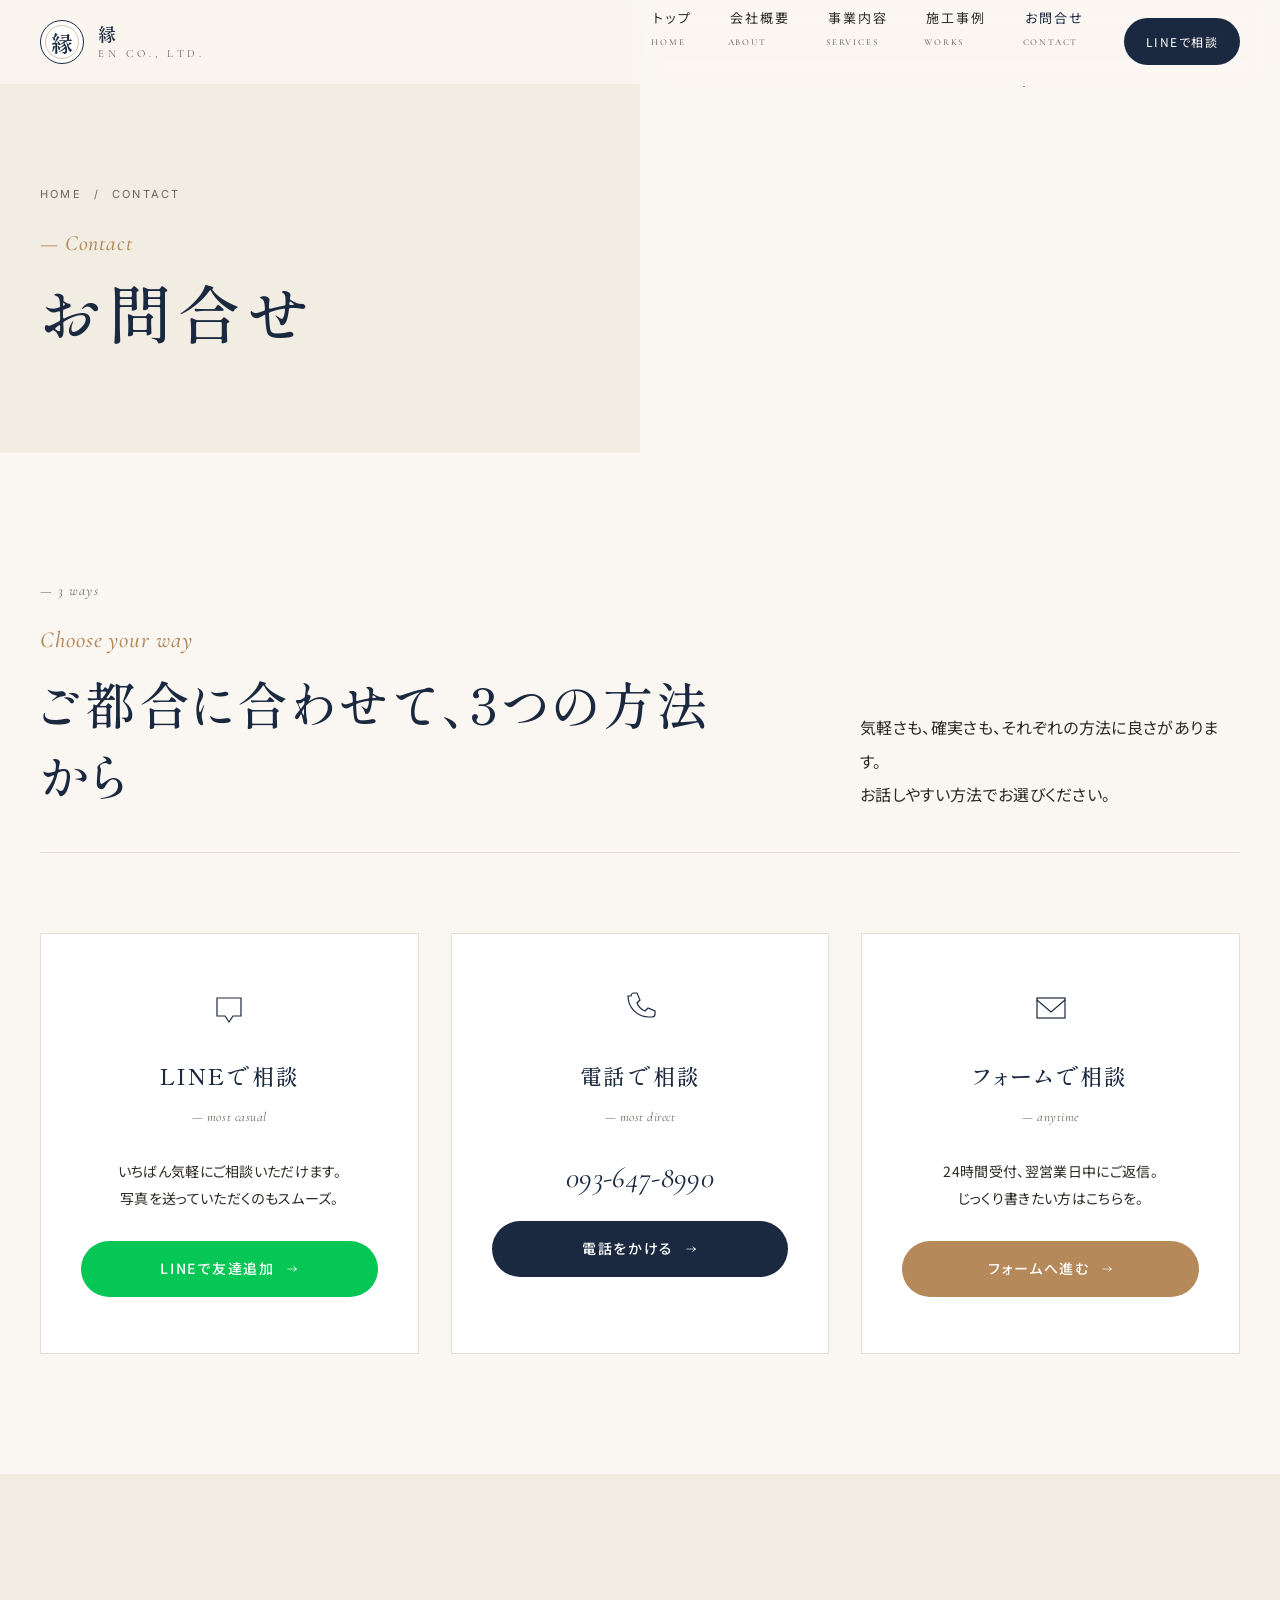
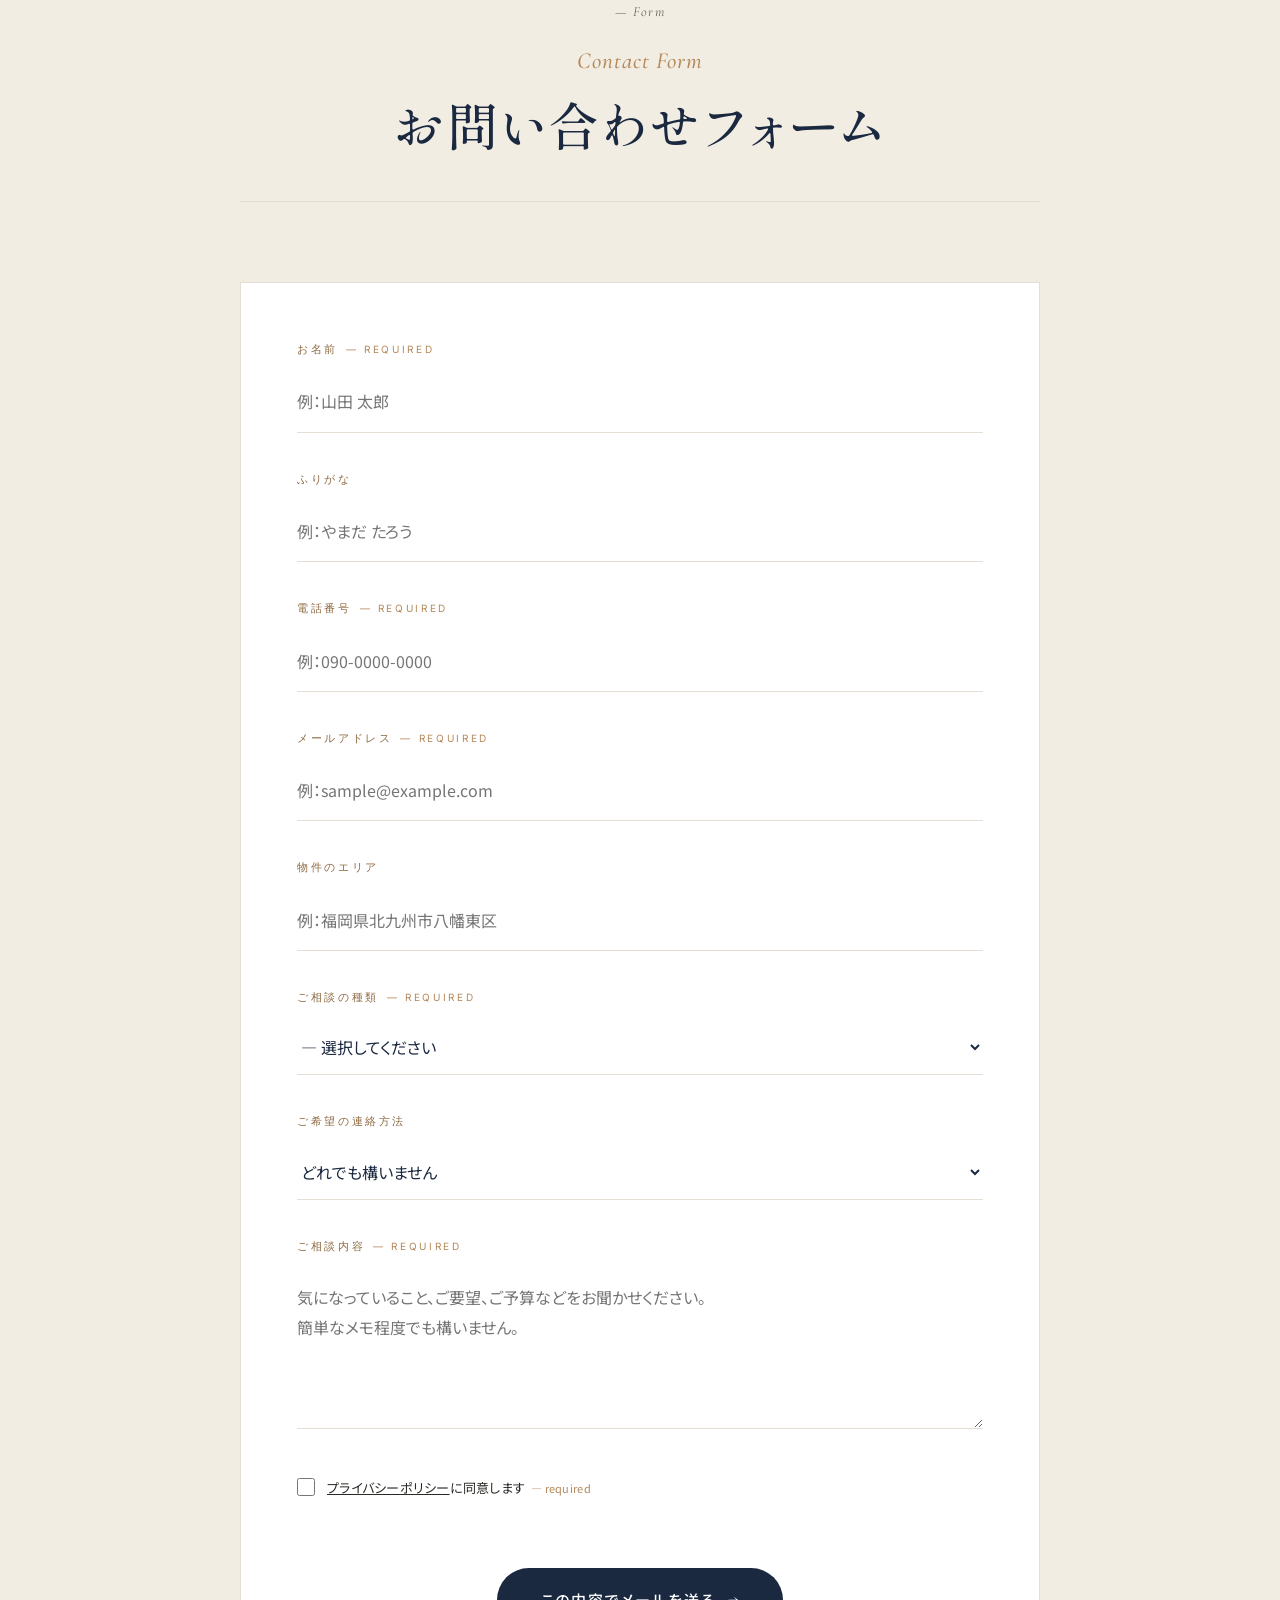
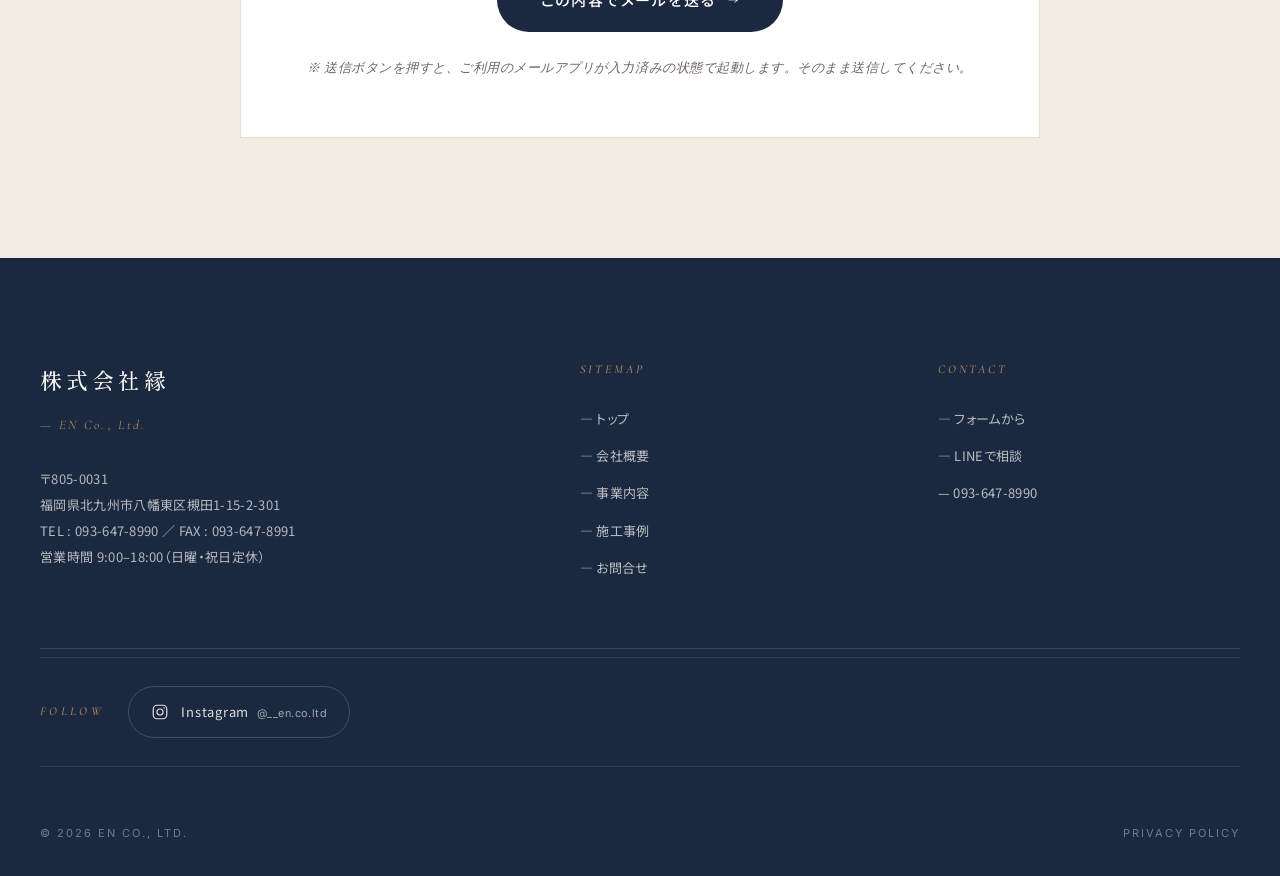
<file: contact.html>
<!DOCTYPE html>
<html lang="ja">
<head>
<meta charset="UTF-8">
<meta name="viewport" content="width=device-width, initial-scale=1">
<title>お問合せ ｜ 株式会社縁（えん）</title>
<meta name="description" content="株式会社縁（えん）へのお問い合わせ。LINE・電話・フォームからお気軽にご相談ください。ご相談・現地調査・お見積りはすべて無料です。">
<link rel="preconnect" href="https://fonts.googleapis.com">
<link rel="preconnect" href="https://fonts.gstatic.com" crossorigin>
<link href="https://fonts.googleapis.com/css2?family=Cormorant+Garamond:ital,wght@0,500;1,500;1,600&family=Inter:wght@400;500;600&family=Noto+Sans+JP:wght@300;400;500;700&family=Shippori+Mincho+B1:wght@400;500;600;700&display=swap" rel="stylesheet">
<link rel="stylesheet" href="assets/css/style.css">
</head>
<body>

<header class="header">
  <div class="header__inner">
    <a href="index.html" class="logo">
      <span class="logo__mark">縁</span>
      <span class="logo__name"><strong>縁</strong><small>EN Co., Ltd.</small></span>
    </a>
    <nav class="gnav">
      <ul class="gnav__list">
        <li><a href="index.html">トップ<small>HOME</small></a></li>
        <li><a href="about.html">会社概要<small>ABOUT</small></a></li>
        <li><a href="services.html">事業内容<small>SERVICES</small></a></li>
        <li><a href="works.html">施工事例<small>WORKS</small></a></li>
        <li><a href="contact.html" class="is-active">お問合せ<small>CONTACT</small></a></li>
      </ul>
      <a href="https://line.me/ti/p/b95CALSYRF" class="gnav__cta" target="_blank" rel="noopener">LINEで相談</a>
      <button class="menu-toggle" aria-label="メニュー"><span></span><span></span><span></span></button>
    </nav>
  </div>
</header>

<section class="page-hero">
  <div class="container">
    <div class="page-hero__inner">
      <div data-reveal>
        <p class="crumb"><a href="index.html">Home</a><span>/</span><span>Contact</span></p>
        <h1 class="page-hero__title">
          <span class="page-hero__title-en">— Contact</span>
          お問合せ
        </h1>
      </div>
    </div>
  </div>
</section>

<!-- Channels -->
<section class="section">
  <div class="container">
    <header class="section__head" data-reveal>
      <div class="section__head-main">
        <span class="section__num">— 3 ways</span>
        <h2 class="section__title">
          <span class="section__title-en">Choose your way</span>
          ご都合に合わせて、3つの方法から
        </h2>
      </div>
      <p class="section__lede">気軽さも、確実さも、それぞれの方法に良さがあります。<br>お話しやすい方法でお選びください。</p>
    </header>

    <div class="channels" data-reveal>
      <div class="channel">
        <svg class="channel__icon" viewBox="0 0 36 36" fill="none" stroke="currentColor" stroke-width="1.2" stroke-linecap="round">
          <path d="M6 8 H30 V26 H22 L18 32 L14 26 H6 Z"/>
        </svg>
        <h3 class="channel__title">LINEで相談</h3>
        <p class="channel__sub">— most casual</p>
        <p style="font-size: 14px; color: var(--text); line-height: 1.95; margin-bottom: 28px;">
          いちばん気軽にご相談いただけます。<br>
          写真を送っていただくのもスムーズ。
        </p>
        <a href="https://line.me/ti/p/b95CALSYRF" class="btn btn--line btn--full" target="_blank" rel="noopener">LINEで友達追加</a>
      </div>
      <div class="channel">
        <svg class="channel__icon" viewBox="0 0 36 36" fill="none" stroke="currentColor" stroke-width="1.2" stroke-linecap="round">
          <path d="M9 6 a3 3 0 0 1 3 -3 H15 L18 10 L15 13 a14 14 0 0 0 8 8 L26 18 L33 21 V24 a3 3 0 0 1 -3 3 H27 a21 21 0 0 1 -21 -21 Z"/>
        </svg>
        <h3 class="channel__title">電話で相談</h3>
        <p class="channel__sub">— most direct</p>
        <p class="channel__main">093-647-8990</p>
        <a href="tel:0936478990" class="btn btn--ink btn--full">電話をかける</a>
      </div>
      <div class="channel">
        <svg class="channel__icon" viewBox="0 0 36 36" fill="none" stroke="currentColor" stroke-width="1.2" stroke-linecap="round">
          <rect x="4" y="8" width="28" height="20"/>
          <path d="M4 10 L18 22 L32 10"/>
        </svg>
        <h3 class="channel__title">フォームで相談</h3>
        <p class="channel__sub">— anytime</p>
        <p style="font-size: 14px; color: var(--text); line-height: 1.95; margin-bottom: 28px;">
          24時間受付、翌営業日中にご返信。<br>
          じっくり書きたい方はこちらを。
        </p>
        <a href="#form" class="btn btn--accent btn--full">フォームへ進む</a>
      </div>
    </div>
  </div>
</section>

<!-- Form -->
<section class="section section--alt" id="form">
  <div class="container" style="max-width: 880px;">
    <header class="section__head" style="grid-template-columns: 1fr; text-align: center;" data-reveal>
      <div class="section__head-main" style="margin: 0 auto;">
        <span class="section__num">— Form</span>
        <h2 class="section__title">
          <span class="section__title-en">Contact Form</span>
          お問い合わせフォーム
        </h2>
      </div>
    </header>

    <form class="form" id="contactForm" data-reveal>
      <div class="form__hp" aria-hidden="true">
        <label for="company">会社名（入力不要）</label>
        <input type="text" id="company" name="company" tabindex="-1" autocomplete="off">
      </div>
      <div class="form__row">
        <label for="name">お名前<span class="req">— Required</span></label>
        <input type="text" id="name" name="name" placeholder="例：山田 太郎" required>
      </div>
      <div class="form__row">
        <label for="kana">ふりがな</label>
        <input type="text" id="kana" name="kana" placeholder="例：やまだ たろう">
      </div>
      <div class="form__row">
        <label for="tel">電話番号<span class="req">— Required</span></label>
        <input type="tel" id="tel" name="tel" placeholder="例：090-0000-0000" required>
      </div>
      <div class="form__row">
        <label for="email">メールアドレス<span class="req">— Required</span></label>
        <input type="email" id="email" name="email" placeholder="例：sample@example.com" required>
      </div>
      <div class="form__row">
        <label for="area">物件のエリア</label>
        <input type="text" id="area" name="area" placeholder="例：福岡県北九州市八幡東区">
      </div>
      <div class="form__row">
        <label for="category">ご相談の種類<span class="req">— Required</span></label>
        <select id="category" name="category" required>
          <option value="">— 選択してください</option>
          <option>リフォーム（お住まい）</option>
          <option>原状回復工事（不動産会社さま・オーナーさま）</option>
          <option>ハウスクリーニング</option>
          <option>マンション・ホテルの日常清掃</option>
          <option>外壁塗装</option>
          <option>電気工事</option>
          <option>エアコン取付・清掃</option>
          <option>定期清掃</option>
          <option>美装工事</option>
          <option>その他・複数のご相談</option>
        </select>
      </div>
      <div class="form__row">
        <label for="contact_pref">ご希望の連絡方法</label>
        <select id="contact_pref" name="contact_pref">
          <option>どれでも構いません</option>
          <option>電話</option>
          <option>メール</option>
          <option>LINE</option>
        </select>
      </div>
      <div class="form__row">
        <label for="message">ご相談内容<span class="req">— Required</span></label>
        <textarea id="message" name="message" placeholder="気になっていること、ご要望、ご予算などをお聞かせください。&#10;簡単なメモ程度でも構いません。" required></textarea>
      </div>
      <div class="form__row form__check">
        <label>
          <input type="checkbox" required>
          <span><a href="privacy-policy.html" target="_blank" rel="noopener" style="text-decoration: underline; color: inherit;">プライバシーポリシー</a>に同意します<span style="color: var(--accent); margin-left: 6px; font-size: 11px;">— required</span></span>
        </label>
      </div>
      <div class="form__submit">
        <button type="submit" class="btn btn--ink btn--lg">この内容でメールを送る</button>
      </div>
      <p class="form-note">※ 送信ボタンを押すと、ご利用のメールアプリが入力済みの状態で起動します。そのまま送信してください。</p>
    </form>

    <div class="form-complete" id="formComplete" hidden data-reveal>
      <p class="form-complete__eyebrow">— Thank you</p>
      <h3 class="form-complete__title">メールアプリを起動しました</h3>
      <p class="form-complete__desc">
        入力いただいた内容が反映されています。<br>
        内容をご確認のうえ、そのまま「送信」してください。<br><br>
        メールアプリが起動しない場合は、お手数ですが<br>
        <a href="mailto:s.okazaki.en@gmail.com">s.okazaki.en@gmail.com</a> まで直接ご連絡ください。
      </p>
    </div>
  </div>
</section>

<script>
(function () {
  var form = document.getElementById('contactForm');
  if (!form) return;
  var TO = 's.okazaki.en@gmail.com';
  form.addEventListener('submit', function (e) {
    e.preventDefault();
    if ((form.elements['company'] && form.elements['company'].value.trim()) !== '') return;
    var v = function (n) {
      var el = form.elements[n];
      return el ? String(el.value || '').trim() : '';
    };
    var name = v('name');
    var category = v('category') || 'お問い合わせ';
    var subject = '【縁HP】' + category + '（' + name + ' 様より）';
    var lines = [
      '■ お名前　　　 : ' + name,
      '■ ふりがな　　 : ' + v('kana'),
      '■ 電話番号　　 : ' + v('tel'),
      '■ メールアドレス: ' + v('email'),
      '■ 物件のエリア : ' + v('area'),
      '■ ご相談の種類 : ' + category,
      '■ 希望の連絡方法: ' + v('contact_pref'),
      '',
      '■ ご相談内容:',
      v('message'),
      '',
      '----------------------------------------',
      '※ 株式会社縁 公式サイトのお問い合わせフォームから送信されました。'
    ];
    var body = lines.join('\r\n');
    var url = 'mailto:' + TO + '?subject=' + encodeURIComponent(subject) + '&body=' + encodeURIComponent(body);
    window.location.href = url;
    form.hidden = true;
    var done = document.getElementById('formComplete');
    if (done) {
      done.hidden = false;
      done.scrollIntoView({ behavior: 'smooth', block: 'start' });
    }
  });
})();
</script>

<footer class="footer">
  <div class="container">
    <div class="footer__top">
      <div>
        <p class="footer__brand">株式会社縁</p>
        <p class="footer__brand-en">— EN Co., Ltd.</p>
        <p class="footer__addr">〒805-0031<br>福岡県北九州市八幡東区槻田1-15-2-301<br>TEL : 093-647-8990 ／ FAX : 093-647-8991<br>営業時間 9:00–18:00（日曜・祝日定休）</p>
      </div>
      <div>
        <p class="footer__nav-title">Sitemap</p>
        <ul class="footer__nav-list">
          <li><a href="index.html">— トップ</a></li>
          <li><a href="about.html">— 会社概要</a></li>
          <li><a href="services.html">— 事業内容</a></li>
          <li><a href="works.html">— 施工事例</a></li>
          <li><a href="contact.html">— お問合せ</a></li>
        </ul>
      </div>
      <div>
        <p class="footer__nav-title">Contact</p>
        <ul class="footer__nav-list">
          <li><a href="contact.html">— フォームから</a></li>
          <li><a href="https://line.me/ti/p/b95CALSYRF" target="_blank" rel="noopener">— LINEで相談</a></li>
          <li><a href="tel:0936478990">— 093-647-8990</a></li>
        </ul>
      </div>
    </div>
    <div class="footer__social">
      <div class="footer__social-row">
        <p class="footer__social-label">Follow</p>
        <a href="https://www.instagram.com/__en.co.ltd/" class="footer__social-link" target="_blank" rel="noopener noreferrer" aria-label="Instagram">
          <svg viewBox="0 0 24 24" fill="none" stroke="currentColor" stroke-width="1.6" stroke-linecap="round" stroke-linejoin="round">
            <rect x="3" y="3" width="18" height="18" rx="5"/>
            <circle cx="12" cy="12" r="4"/>
            <circle cx="17.5" cy="6.5" r="1" fill="currentColor" stroke="none"/>
          </svg>
          <span>Instagram <small>@__en.co.ltd</small></span>
        </a>
      </div>
    </div>
    <div class="footer__bottom">
      <p>© 2026 EN Co., Ltd.</p>
      <p><a href="privacy-policy.html">Privacy Policy</a></p>
    </div>
  </div>
</footer>

<script src="assets/js/main.js"></script>
<!-- Sticky mobile CTA -->
<div class="sticky-cta" aria-label="お問い合わせメニュー">
  <a href="contact.html" class="sticky-cta__btn sticky-cta__btn--primary" aria-label="無料相談">
    <svg viewBox="0 0 24 24" fill="none" stroke="currentColor" stroke-width="1.8" stroke-linecap="round" stroke-linejoin="round" aria-hidden="true">
      <path d="M21 11.5a8.4 8.4 0 0 1-.9 3.8 8.5 8.5 0 0 1-7.6 4.7 8.4 8.4 0 0 1-3.8-.9L3 21l1.9-5.7a8.4 8.4 0 0 1-.9-3.8 8.5 8.5 0 0 1 4.7-7.6 8.4 8.4 0 0 1 3.8-.9h.5a8.5 8.5 0 0 1 8 8v.5z"/>
    </svg>
    <span>無料相談</span>
  </a>
  <a href="https://line.me/ti/p/b95CALSYRF" class="sticky-cta__btn sticky-cta__btn--line" aria-label="LINEで相談" target="_blank" rel="noopener">
    <svg viewBox="0 0 24 24" fill="currentColor" aria-hidden="true">
      <path d="M19 4H5a3 3 0 0 0-3 3v8a3 3 0 0 0 3 3h3v4l4-4h7a3 3 0 0 0 3-3V7a3 3 0 0 0-3-3zm-9 9.5H8.5v-3H7v3H5.5v-4H7v-.5h1.5v.5H10v4zm3-2c0 .3-.2.5-.5.5h-2v.5h2.5v1H11.5c-.3 0-.5-.2-.5-.5v-2c0-.3.2-.5.5-.5h2v-.5H11v-1h2.5c.3 0 .5.2.5.5v2zm5 0c0 .3-.2.5-.5.5H17l1.5 1.5h-1L16 12v1.5h-1V9.5h1V11l1.5-1.5h1L17 11l1.5.5c.3 0 .5.2.5.5v1z"/>
    </svg>
    <span>LINEで相談</span>
  </a>
</div>
</body>

</html>
</file>
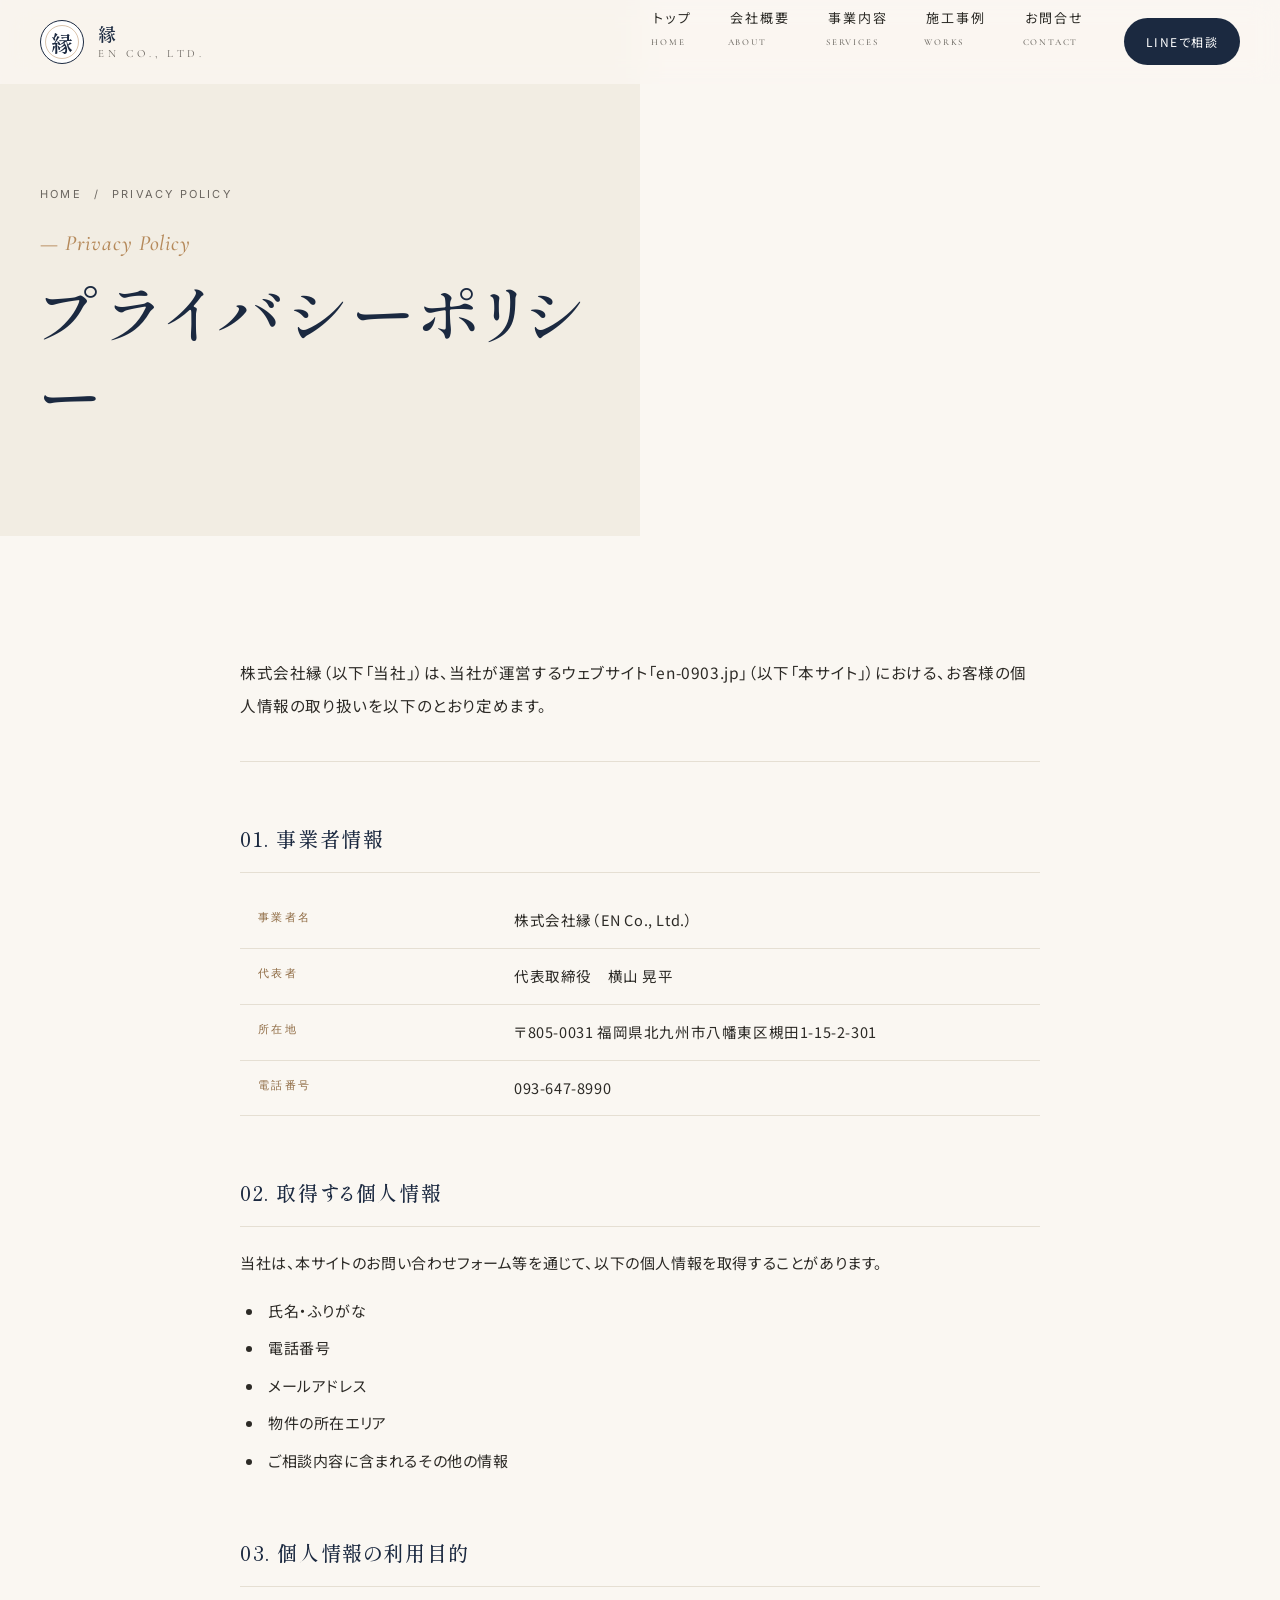
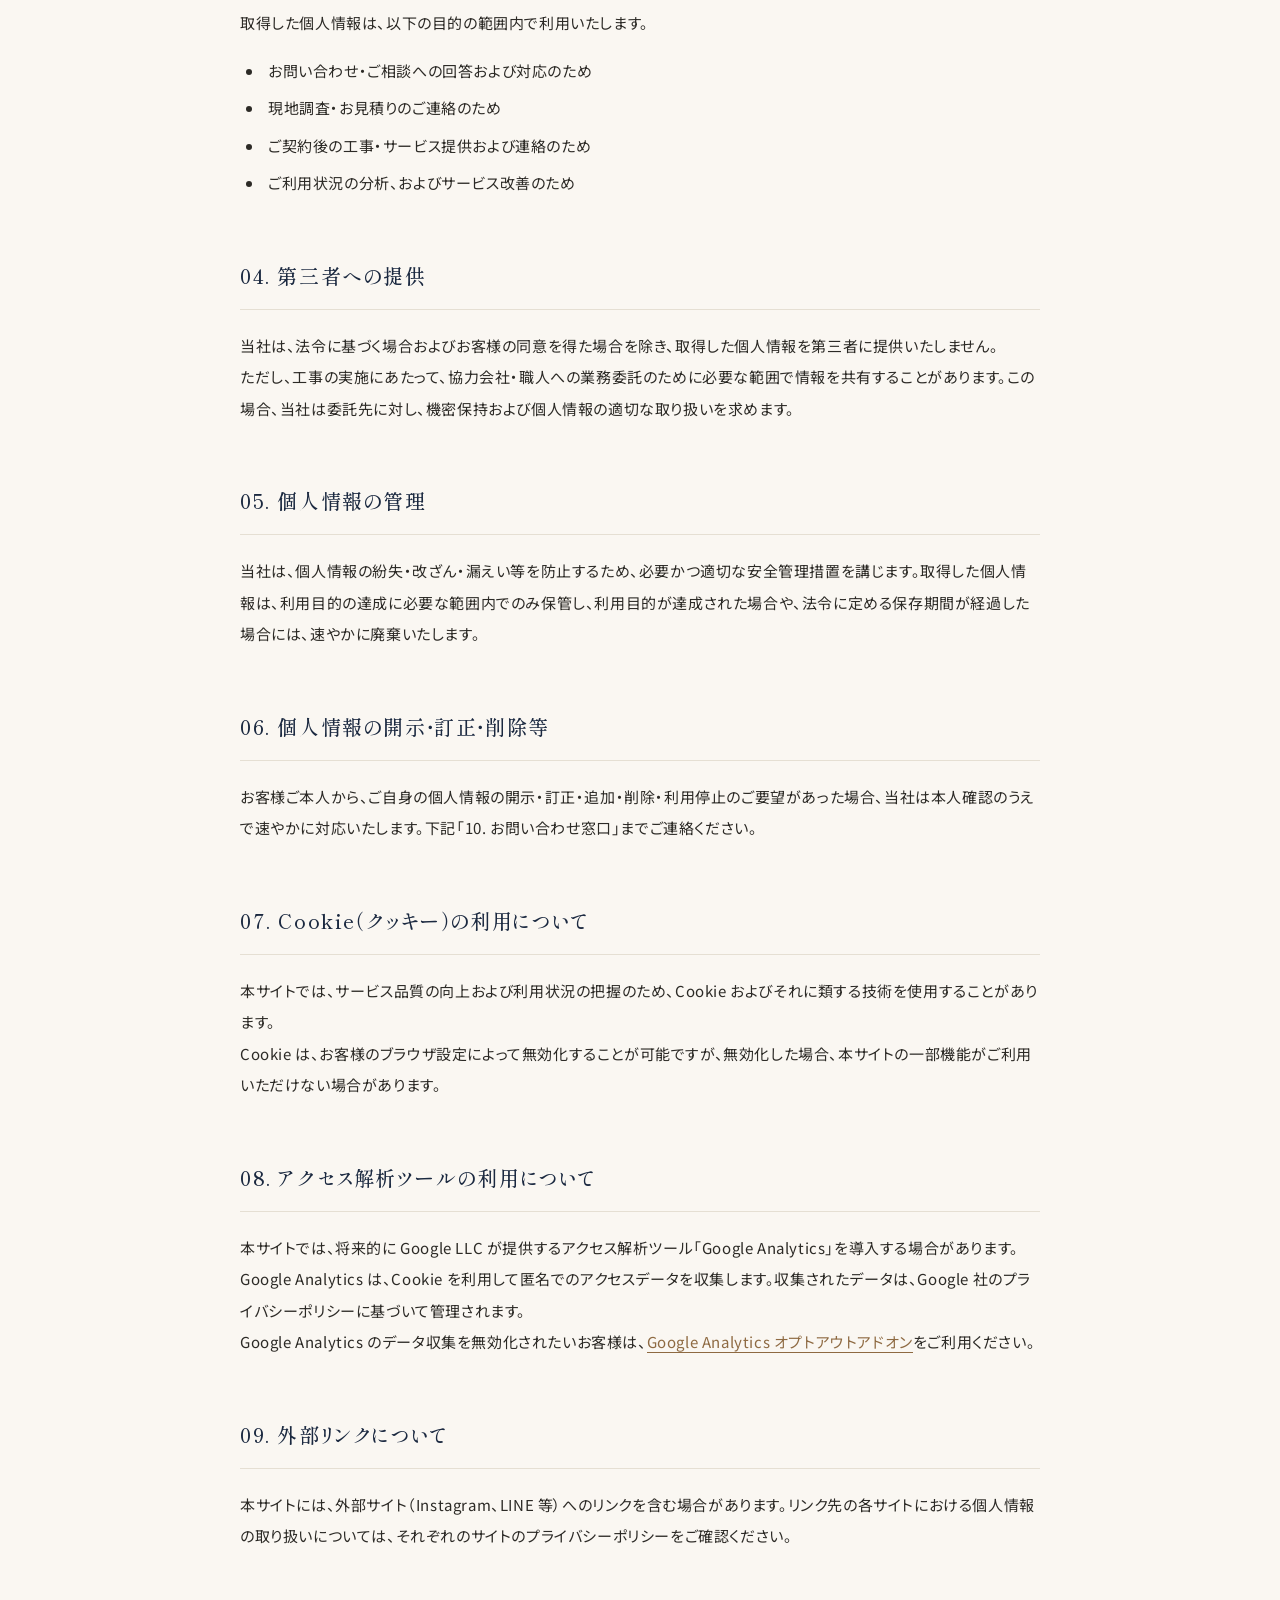
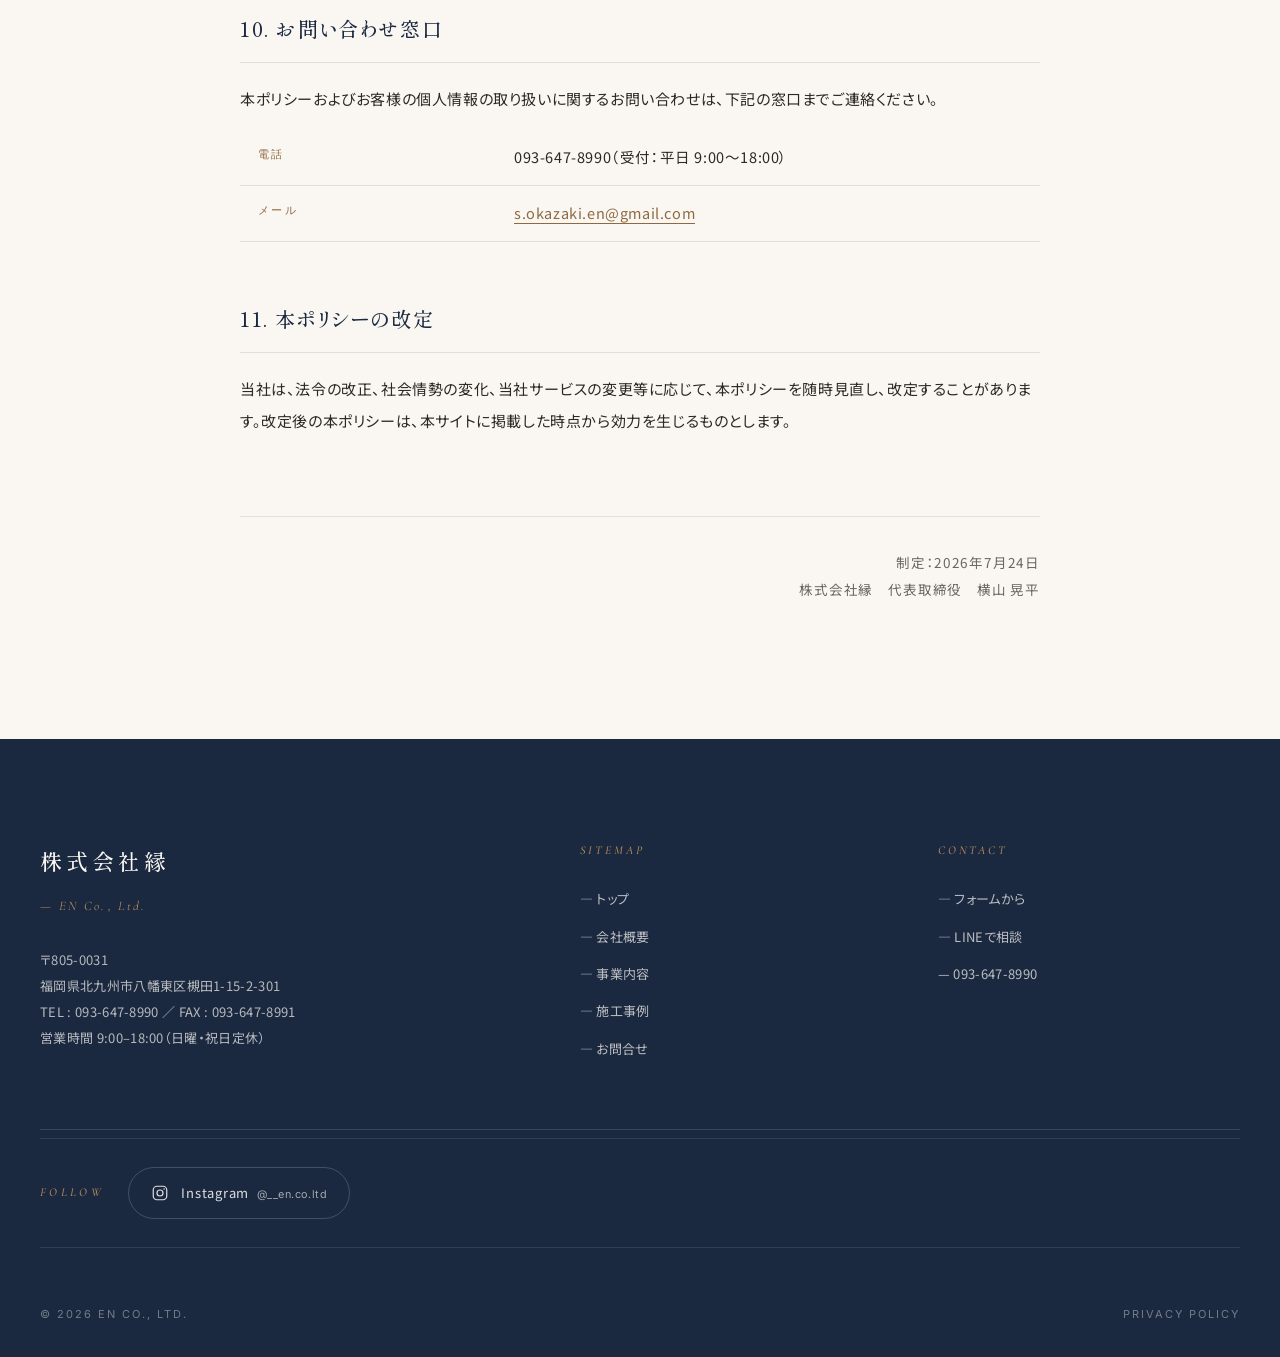
<file: privacy-policy.html>
<!DOCTYPE html>
<html lang="ja">
<head>
<meta charset="UTF-8">
<meta name="viewport" content="width=device-width, initial-scale=1">
<title>プライバシーポリシー ｜ 株式会社縁（えん）</title>
<meta name="description" content="株式会社縁（えん）のプライバシーポリシー。お問い合わせフォーム等でお預かりする個人情報の取り扱いについて定めています。">
<meta name="robots" content="noindex">
<link rel="preconnect" href="https://fonts.googleapis.com">
<link rel="preconnect" href="https://fonts.gstatic.com" crossorigin>
<link href="https://fonts.googleapis.com/css2?family=Cormorant+Garamond:ital,wght@0,500;1,500;1,600&family=Inter:wght@400;500;600&family=Noto+Sans+JP:wght@300;400;500;700&family=Shippori+Mincho+B1:wght@400;500;600;700&display=swap" rel="stylesheet">
<link rel="stylesheet" href="assets/css/style.css">
</head>
<body>

<header class="header">
  <div class="header__inner">
    <a href="index.html" class="logo">
      <span class="logo__mark">縁</span>
      <span class="logo__name"><strong>縁</strong><small>EN Co., Ltd.</small></span>
    </a>
    <nav class="gnav">
      <ul class="gnav__list">
        <li><a href="index.html">トップ<small>HOME</small></a></li>
        <li><a href="about.html">会社概要<small>ABOUT</small></a></li>
        <li><a href="services.html">事業内容<small>SERVICES</small></a></li>
        <li><a href="works.html">施工事例<small>WORKS</small></a></li>
        <li><a href="contact.html">お問合せ<small>CONTACT</small></a></li>
      </ul>
      <a href="https://line.me/ti/p/b95CALSYRF" class="gnav__cta" target="_blank" rel="noopener">LINEで相談</a>
      <button class="menu-toggle" aria-label="メニュー"><span></span><span></span><span></span></button>
    </nav>
  </div>
</header>

<section class="page-hero">
  <div class="container">
    <div class="page-hero__inner">
      <div data-reveal>
        <p class="crumb"><a href="index.html">Home</a><span>/</span><span>Privacy Policy</span></p>
        <h1 class="page-hero__title">
          <span class="page-hero__title-en">— Privacy Policy</span>
          プライバシーポリシー
        </h1>
      </div>
    </div>
  </div>
</section>

<section class="section">
  <div class="container" style="max-width: 880px;">
    <div class="policy" data-reveal>
      <p class="policy__intro">
        株式会社縁（以下「当社」）は、当社が運営するウェブサイト「en-0903.jp」（以下「本サイト」）における、お客様の個人情報の取り扱いを以下のとおり定めます。
      </p>

      <h2 class="policy__h2">01. 事業者情報</h2>
      <table class="policy__table">
        <tbody>
          <tr><th>事業者名</th><td>株式会社縁（EN Co., Ltd.）</td></tr>
          <tr><th>代表者</th><td>代表取締役　横山 晃平</td></tr>
          <tr><th>所在地</th><td>〒805-0031 福岡県北九州市八幡東区槻田1-15-2-301</td></tr>
          <tr><th>電話番号</th><td>093-647-8990</td></tr>
        </tbody>
      </table>

      <h2 class="policy__h2">02. 取得する個人情報</h2>
      <p>当社は、本サイトのお問い合わせフォーム等を通じて、以下の個人情報を取得することがあります。</p>
      <ul class="policy__list">
        <li>氏名・ふりがな</li>
        <li>電話番号</li>
        <li>メールアドレス</li>
        <li>物件の所在エリア</li>
        <li>ご相談内容に含まれるその他の情報</li>
      </ul>

      <h2 class="policy__h2">03. 個人情報の利用目的</h2>
      <p>取得した個人情報は、以下の目的の範囲内で利用いたします。</p>
      <ul class="policy__list">
        <li>お問い合わせ・ご相談への回答および対応のため</li>
        <li>現地調査・お見積りのご連絡のため</li>
        <li>ご契約後の工事・サービス提供および連絡のため</li>
        <li>ご利用状況の分析、およびサービス改善のため</li>
      </ul>

      <h2 class="policy__h2">04. 第三者への提供</h2>
      <p>
        当社は、法令に基づく場合およびお客様の同意を得た場合を除き、取得した個人情報を第三者に提供いたしません。<br>
        ただし、工事の実施にあたって、協力会社・職人への業務委託のために必要な範囲で情報を共有することがあります。この場合、当社は委託先に対し、機密保持および個人情報の適切な取り扱いを求めます。
      </p>

      <h2 class="policy__h2">05. 個人情報の管理</h2>
      <p>
        当社は、個人情報の紛失・改ざん・漏えい等を防止するため、必要かつ適切な安全管理措置を講じます。取得した個人情報は、利用目的の達成に必要な範囲内でのみ保管し、利用目的が達成された場合や、法令に定める保存期間が経過した場合には、速やかに廃棄いたします。
      </p>

      <h2 class="policy__h2">06. 個人情報の開示・訂正・削除等</h2>
      <p>
        お客様ご本人から、ご自身の個人情報の開示・訂正・追加・削除・利用停止のご要望があった場合、当社は本人確認のうえで速やかに対応いたします。下記「10. お問い合わせ窓口」までご連絡ください。
      </p>

      <h2 class="policy__h2">07. Cookie（クッキー）の利用について</h2>
      <p>
        本サイトでは、サービス品質の向上および利用状況の把握のため、Cookie およびそれに類する技術を使用することがあります。<br>
        Cookie は、お客様のブラウザ設定によって無効化することが可能ですが、無効化した場合、本サイトの一部機能がご利用いただけない場合があります。
      </p>

      <h2 class="policy__h2">08. アクセス解析ツールの利用について</h2>
      <p>
        本サイトでは、将来的に Google LLC が提供するアクセス解析ツール「Google Analytics」を導入する場合があります。Google Analytics は、Cookie を利用して匿名でのアクセスデータを収集します。収集されたデータは、Google 社のプライバシーポリシーに基づいて管理されます。<br>
        Google Analytics のデータ収集を無効化されたいお客様は、<a href="https://tools.google.com/dlpage/gaoptout?hl=ja" target="_blank" rel="noopener noreferrer">Google Analytics オプトアウトアドオン</a>をご利用ください。
      </p>

      <h2 class="policy__h2">09. 外部リンクについて</h2>
      <p>
        本サイトには、外部サイト（Instagram、LINE 等）へのリンクを含む場合があります。リンク先の各サイトにおける個人情報の取り扱いについては、それぞれのサイトのプライバシーポリシーをご確認ください。
      </p>

      <h2 class="policy__h2">10. お問い合わせ窓口</h2>
      <p>本ポリシーおよびお客様の個人情報の取り扱いに関するお問い合わせは、下記の窓口までご連絡ください。</p>
      <table class="policy__table">
        <tbody>
          <tr><th>電話</th><td>093-647-8990（受付：平日 9:00〜18:00）</td></tr>
          <tr><th>メール</th><td><a href="mailto:s.okazaki.en@gmail.com">s.okazaki.en@gmail.com</a></td></tr>
        </tbody>
      </table>

      <h2 class="policy__h2">11. 本ポリシーの改定</h2>
      <p>
        当社は、法令の改正、社会情勢の変化、当社サービスの変更等に応じて、本ポリシーを随時見直し、改定することがあります。改定後の本ポリシーは、本サイトに掲載した時点から効力を生じるものとします。
      </p>

      <p class="policy__date">
        制定：2026年7月24日<br>
        株式会社縁　代表取締役　横山 晃平
      </p>
    </div>
  </div>
</section>

<footer class="footer">
  <div class="container">
    <div class="footer__top">
      <div>
        <p class="footer__brand">株式会社縁</p>
        <p class="footer__brand-en">— EN Co., Ltd.</p>
        <p class="footer__addr">〒805-0031<br>福岡県北九州市八幡東区槻田1-15-2-301<br>TEL : 093-647-8990 ／ FAX : 093-647-8991<br>営業時間 9:00–18:00（日曜・祝日定休）</p>
      </div>
      <div>
        <p class="footer__nav-title">Sitemap</p>
        <ul class="footer__nav-list">
          <li><a href="index.html">— トップ</a></li>
          <li><a href="about.html">— 会社概要</a></li>
          <li><a href="services.html">— 事業内容</a></li>
          <li><a href="works.html">— 施工事例</a></li>
          <li><a href="contact.html">— お問合せ</a></li>
        </ul>
      </div>
      <div>
        <p class="footer__nav-title">Contact</p>
        <ul class="footer__nav-list">
          <li><a href="contact.html">— フォームから</a></li>
          <li><a href="https://line.me/ti/p/b95CALSYRF" target="_blank" rel="noopener">— LINEで相談</a></li>
          <li><a href="tel:0936478990">— 093-647-8990</a></li>
        </ul>
      </div>
    </div>
    <div class="footer__social">
      <div class="footer__social-row">
        <p class="footer__social-label">Follow</p>
        <a href="https://www.instagram.com/__en.co.ltd/" class="footer__social-link" target="_blank" rel="noopener noreferrer" aria-label="Instagram">
          <svg viewBox="0 0 24 24" fill="none" stroke="currentColor" stroke-width="1.6" stroke-linecap="round" stroke-linejoin="round">
            <rect x="3" y="3" width="18" height="18" rx="5"/>
            <circle cx="12" cy="12" r="4"/>
            <circle cx="17.5" cy="6.5" r="1" fill="currentColor" stroke="none"/>
          </svg>
          <span>Instagram <small>@__en.co.ltd</small></span>
        </a>
      </div>
    </div>
    <div class="footer__bottom">
      <p>© 2026 EN Co., Ltd.</p>
      <p><a href="privacy-policy.html">Privacy Policy</a></p>
    </div>
  </div>
</footer>

<script src="assets/js/main.js"></script>
<div class="sticky-cta" aria-label="お問い合わせメニュー">
  <a href="contact.html" class="sticky-cta__btn sticky-cta__btn--primary" aria-label="無料相談">
    <svg viewBox="0 0 24 24" fill="none" stroke="currentColor" stroke-width="1.8" stroke-linecap="round" stroke-linejoin="round" aria-hidden="true">
      <path d="M21 11.5a8.4 8.4 0 0 1-.9 3.8 8.5 8.5 0 0 1-7.6 4.7 8.4 8.4 0 0 1-3.8-.9L3 21l1.9-5.7a8.4 8.4 0 0 1-.9-3.8 8.5 8.5 0 0 1 4.7-7.6 8.4 8.4 0 0 1 3.8-.9h.5a8.5 8.5 0 0 1 8 8v.5z"/>
    </svg>
    <span>無料相談</span>
  </a>
  <a href="https://line.me/ti/p/b95CALSYRF" class="sticky-cta__btn sticky-cta__btn--line" aria-label="LINEで相談" target="_blank" rel="noopener">
    <svg viewBox="0 0 24 24" fill="currentColor" aria-hidden="true">
      <path d="M19 4H5a3 3 0 0 0-3 3v8a3 3 0 0 0 3 3h3v4l4-4h7a3 3 0 0 0 3-3V7a3 3 0 0 0-3-3zm-9 9.5H8.5v-3H7v3H5.5v-4H7v-.5h1.5v.5H10v4zm3-2c0 .3-.2.5-.5.5h-2v.5h2.5v1H11.5c-.3 0-.5-.2-.5-.5v-2c0-.3.2-.5.5-.5h2v-.5H11v-1h2.5c.3 0 .5.2.5.5v2zm5 0c0 .3-.2.5-.5.5H17l1.5 1.5h-1L16 12v1.5h-1V9.5h1V11l1.5-1.5h1L17 11l1.5.5c.3 0 .5.2.5.5v1z"/>
    </svg>
    <span>LINEで相談</span>
  </a>
</div>
</body>

</html>
</file>
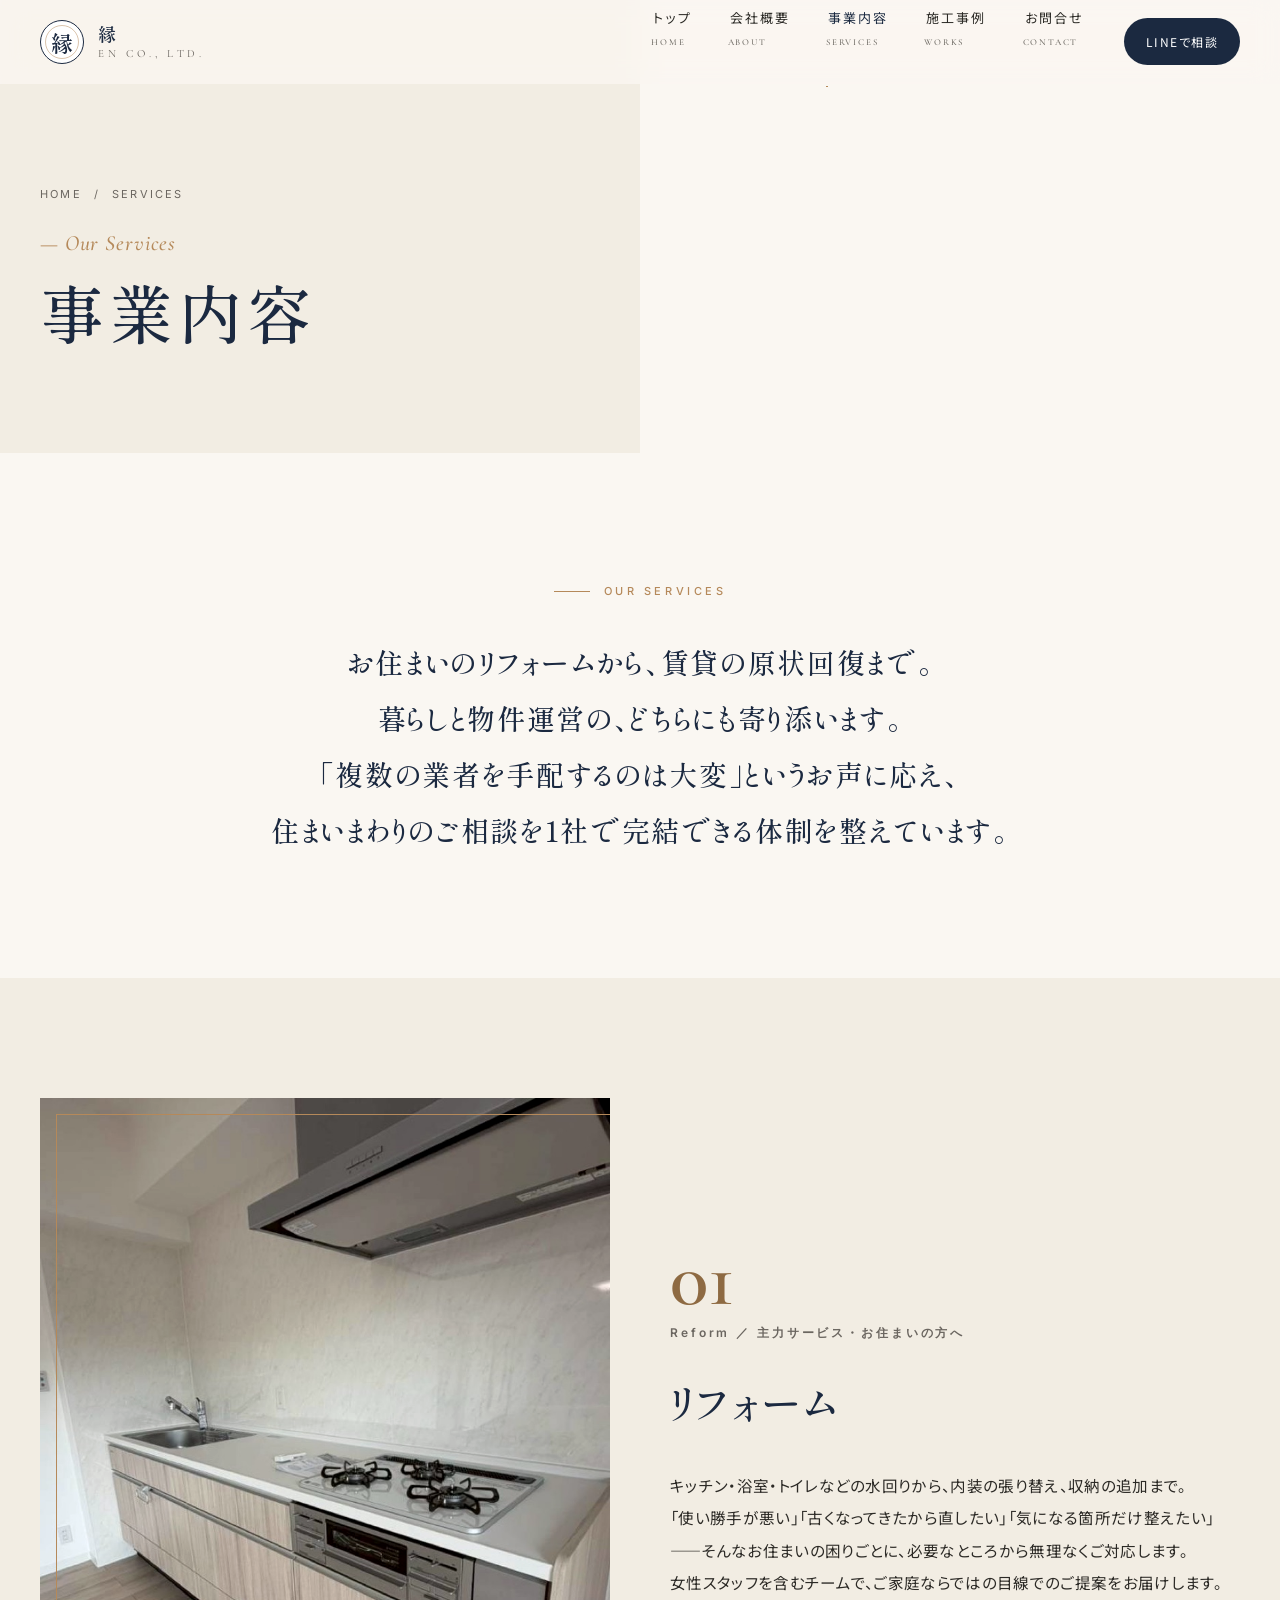
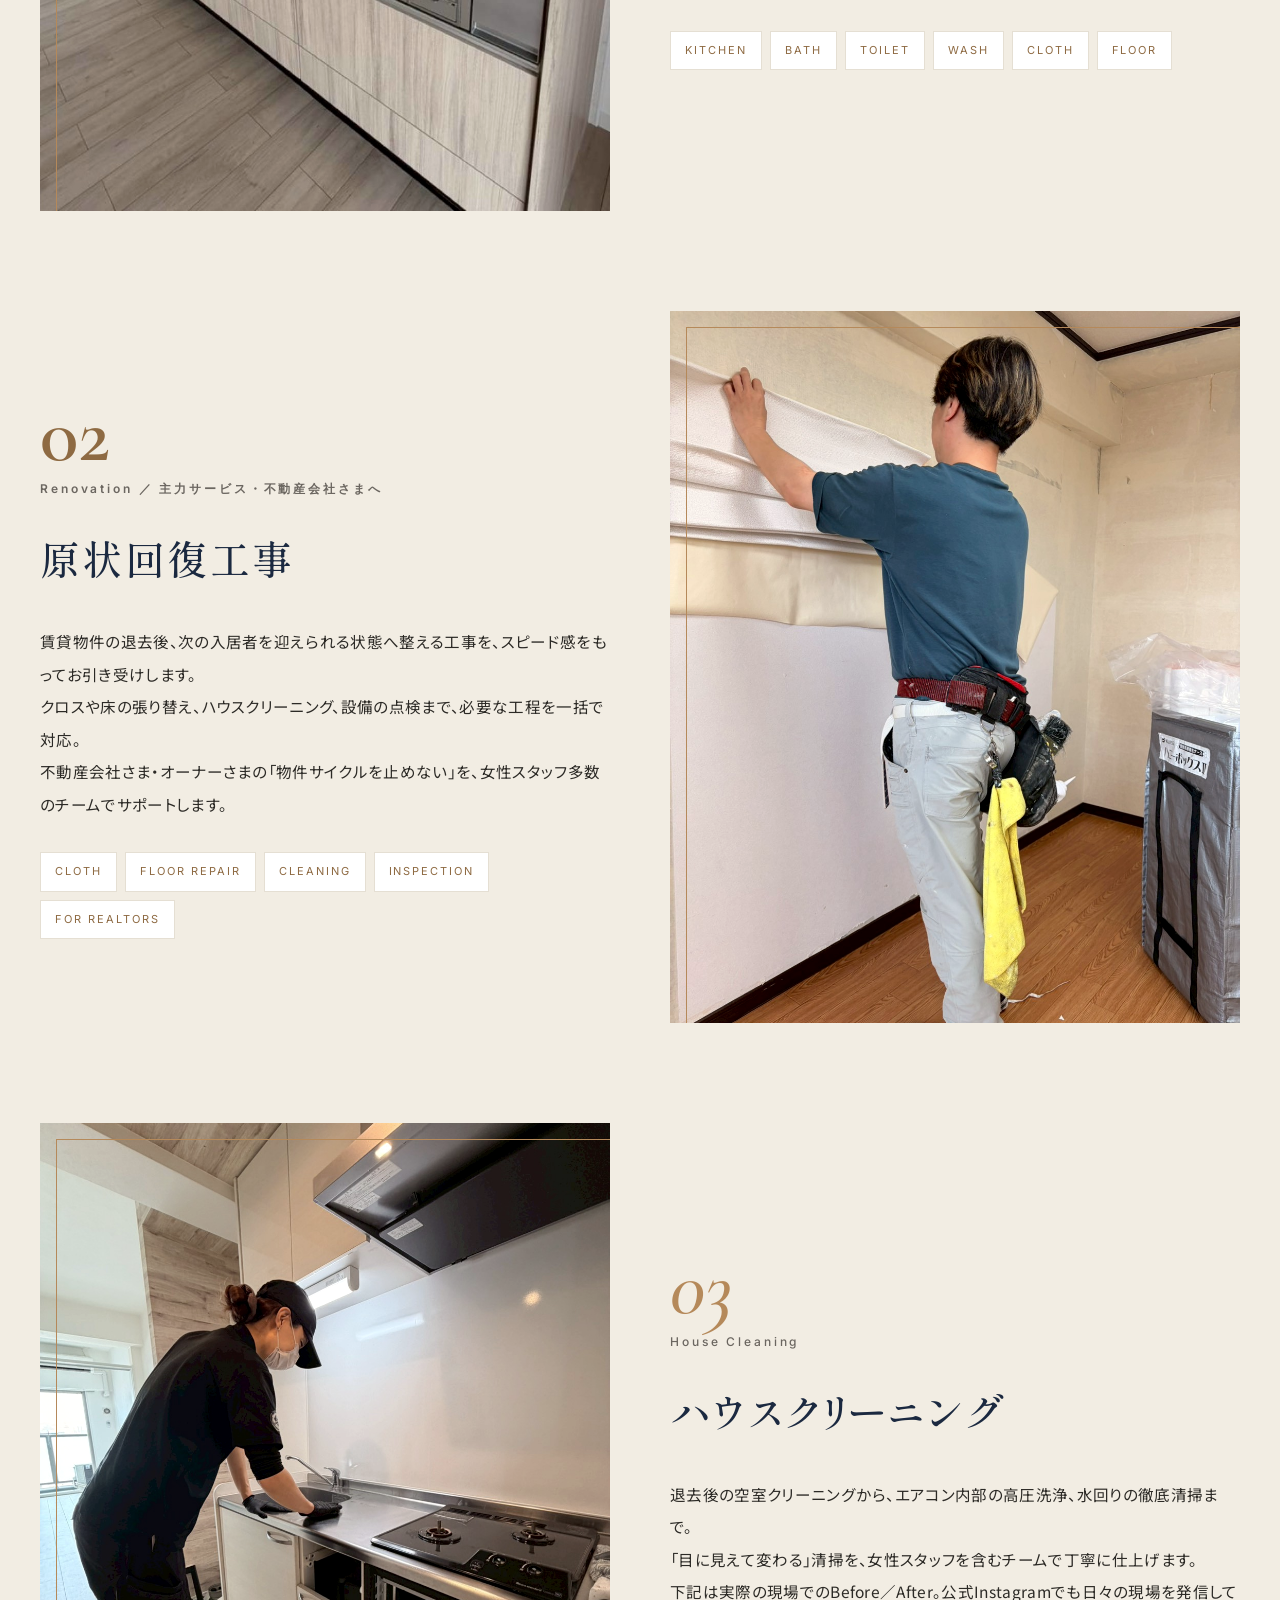
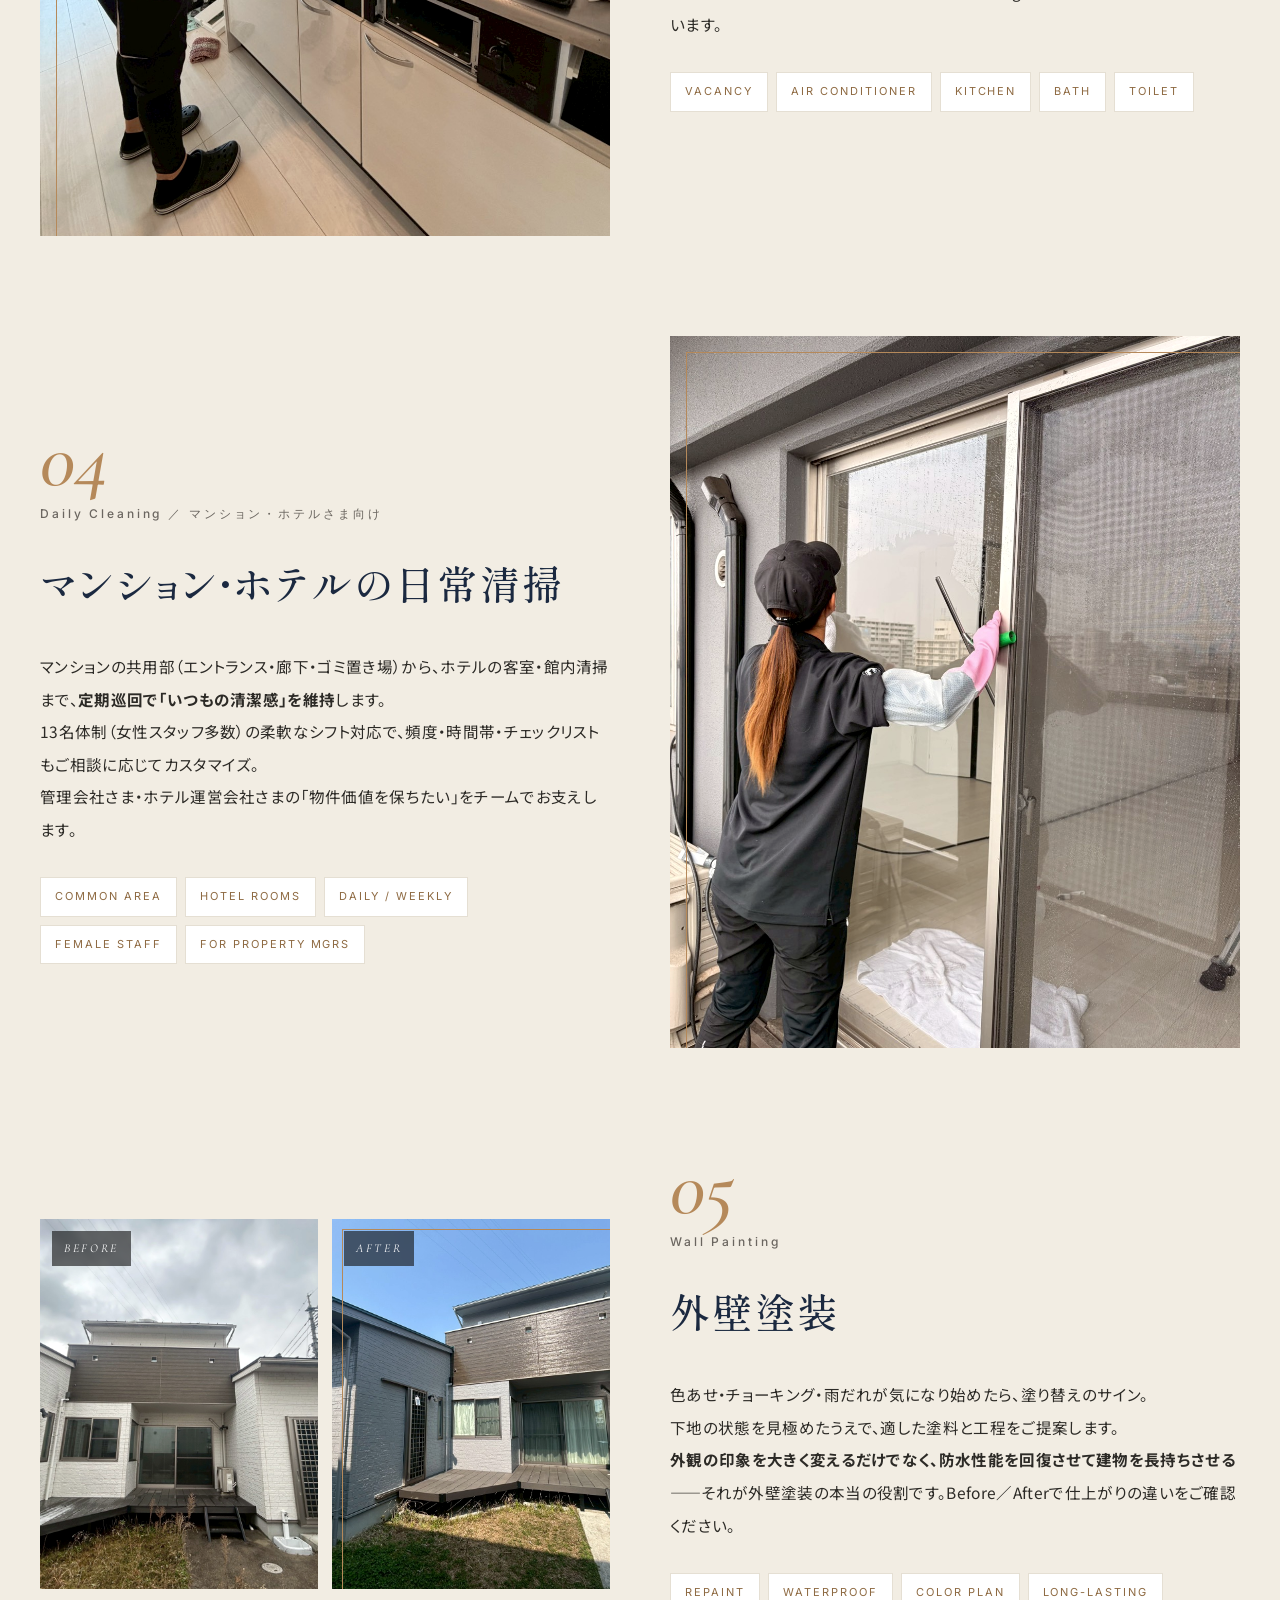
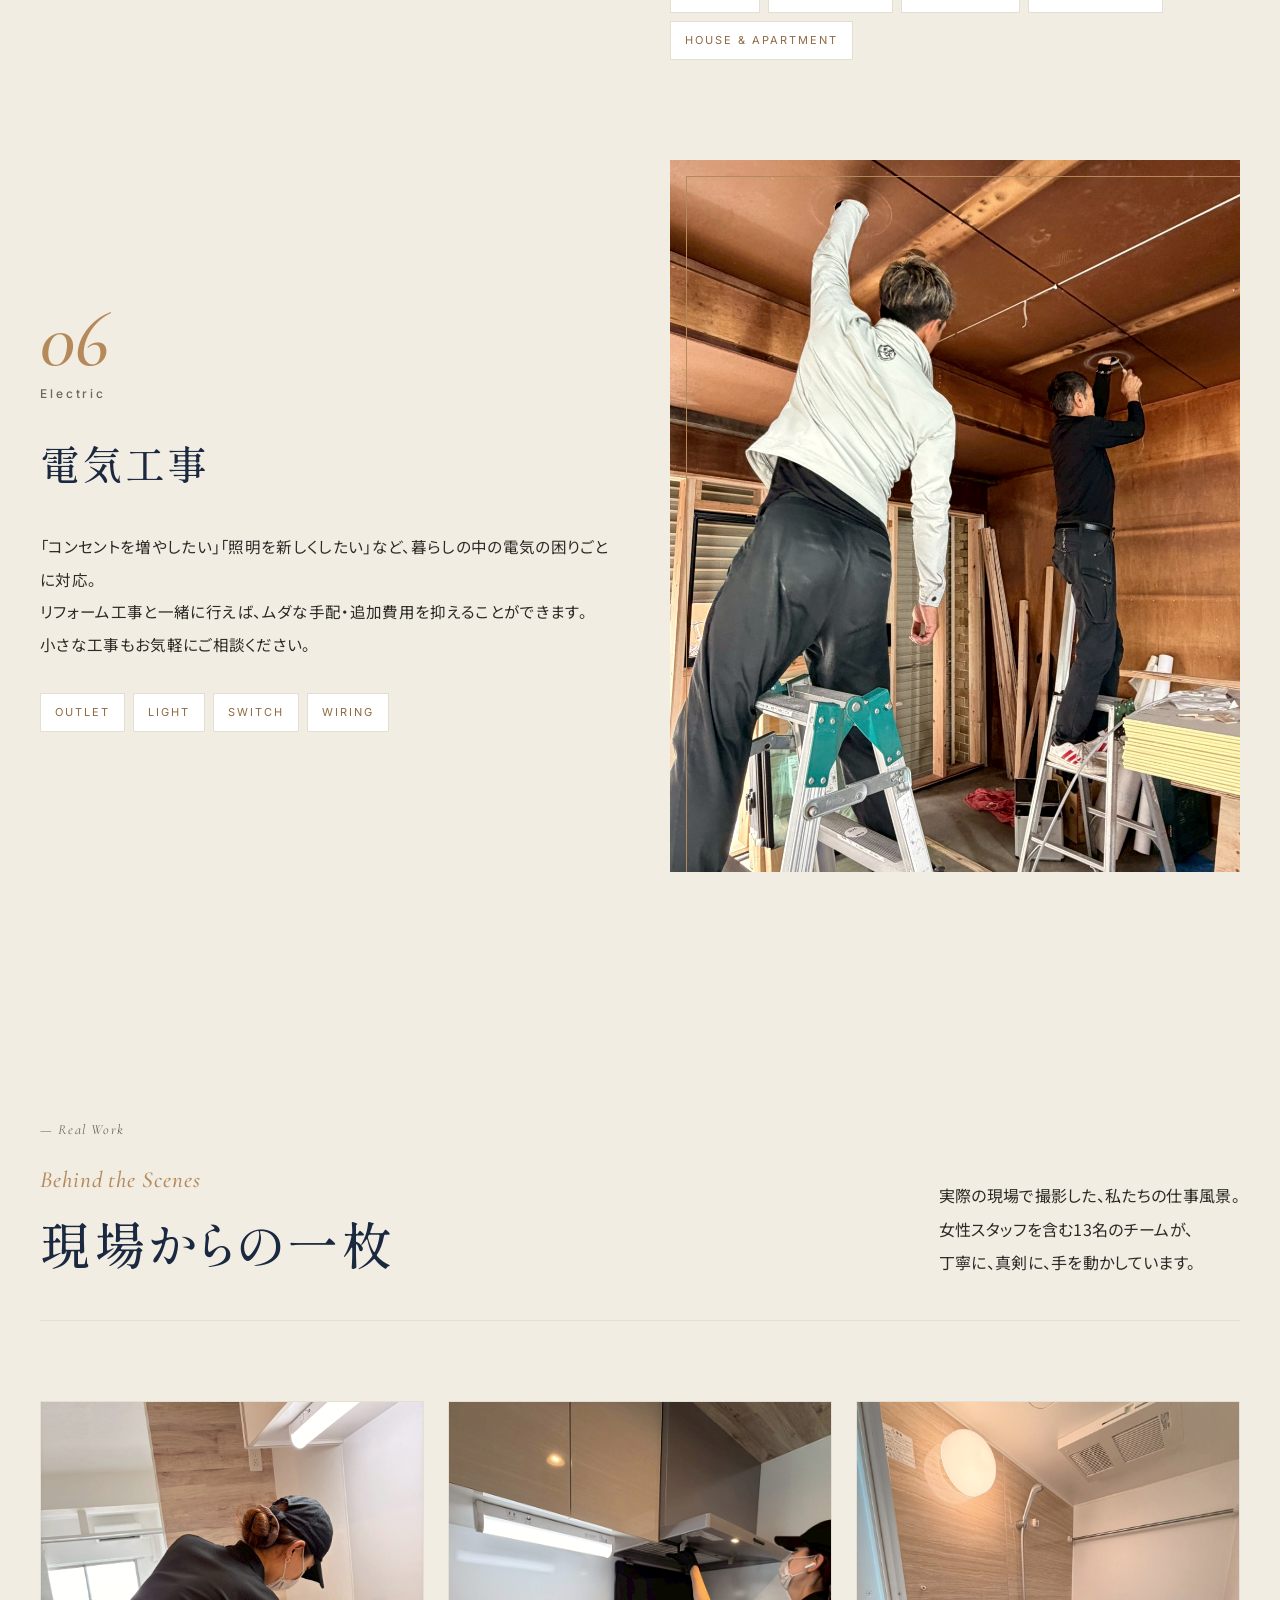
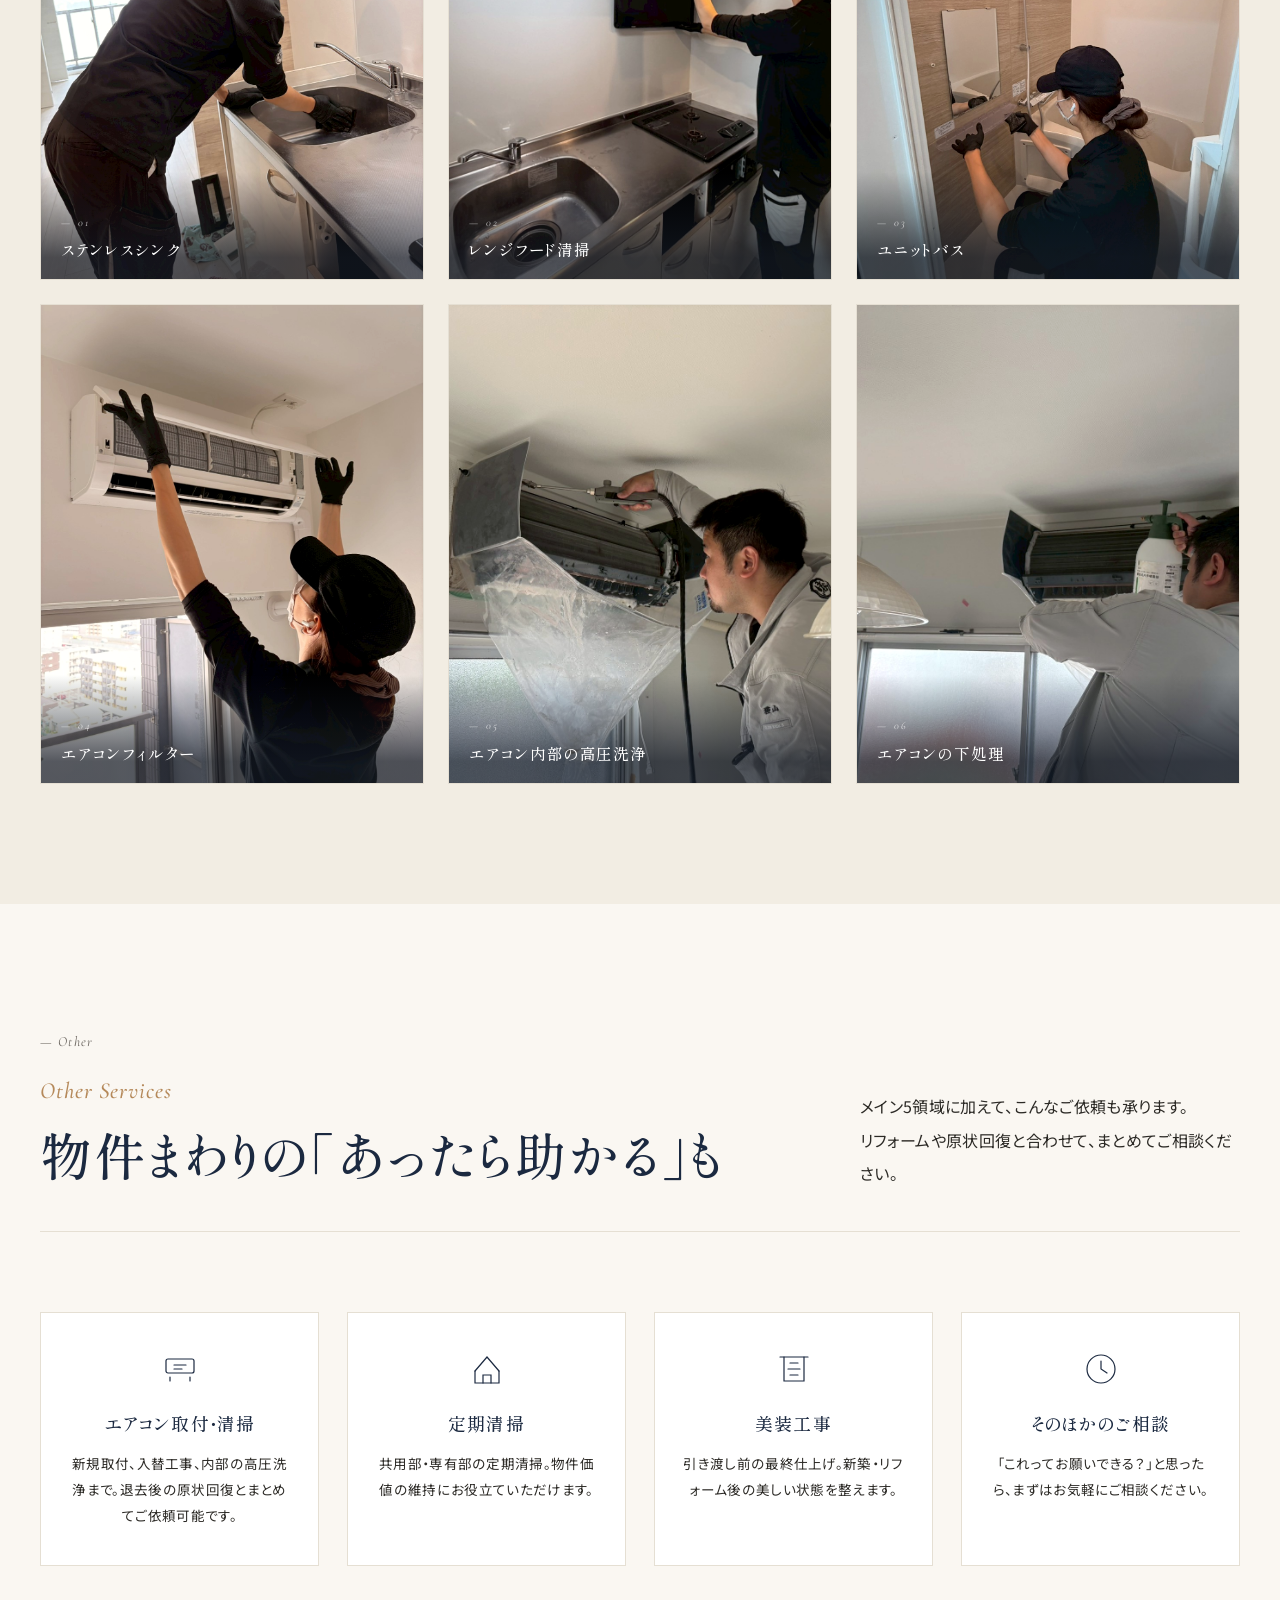
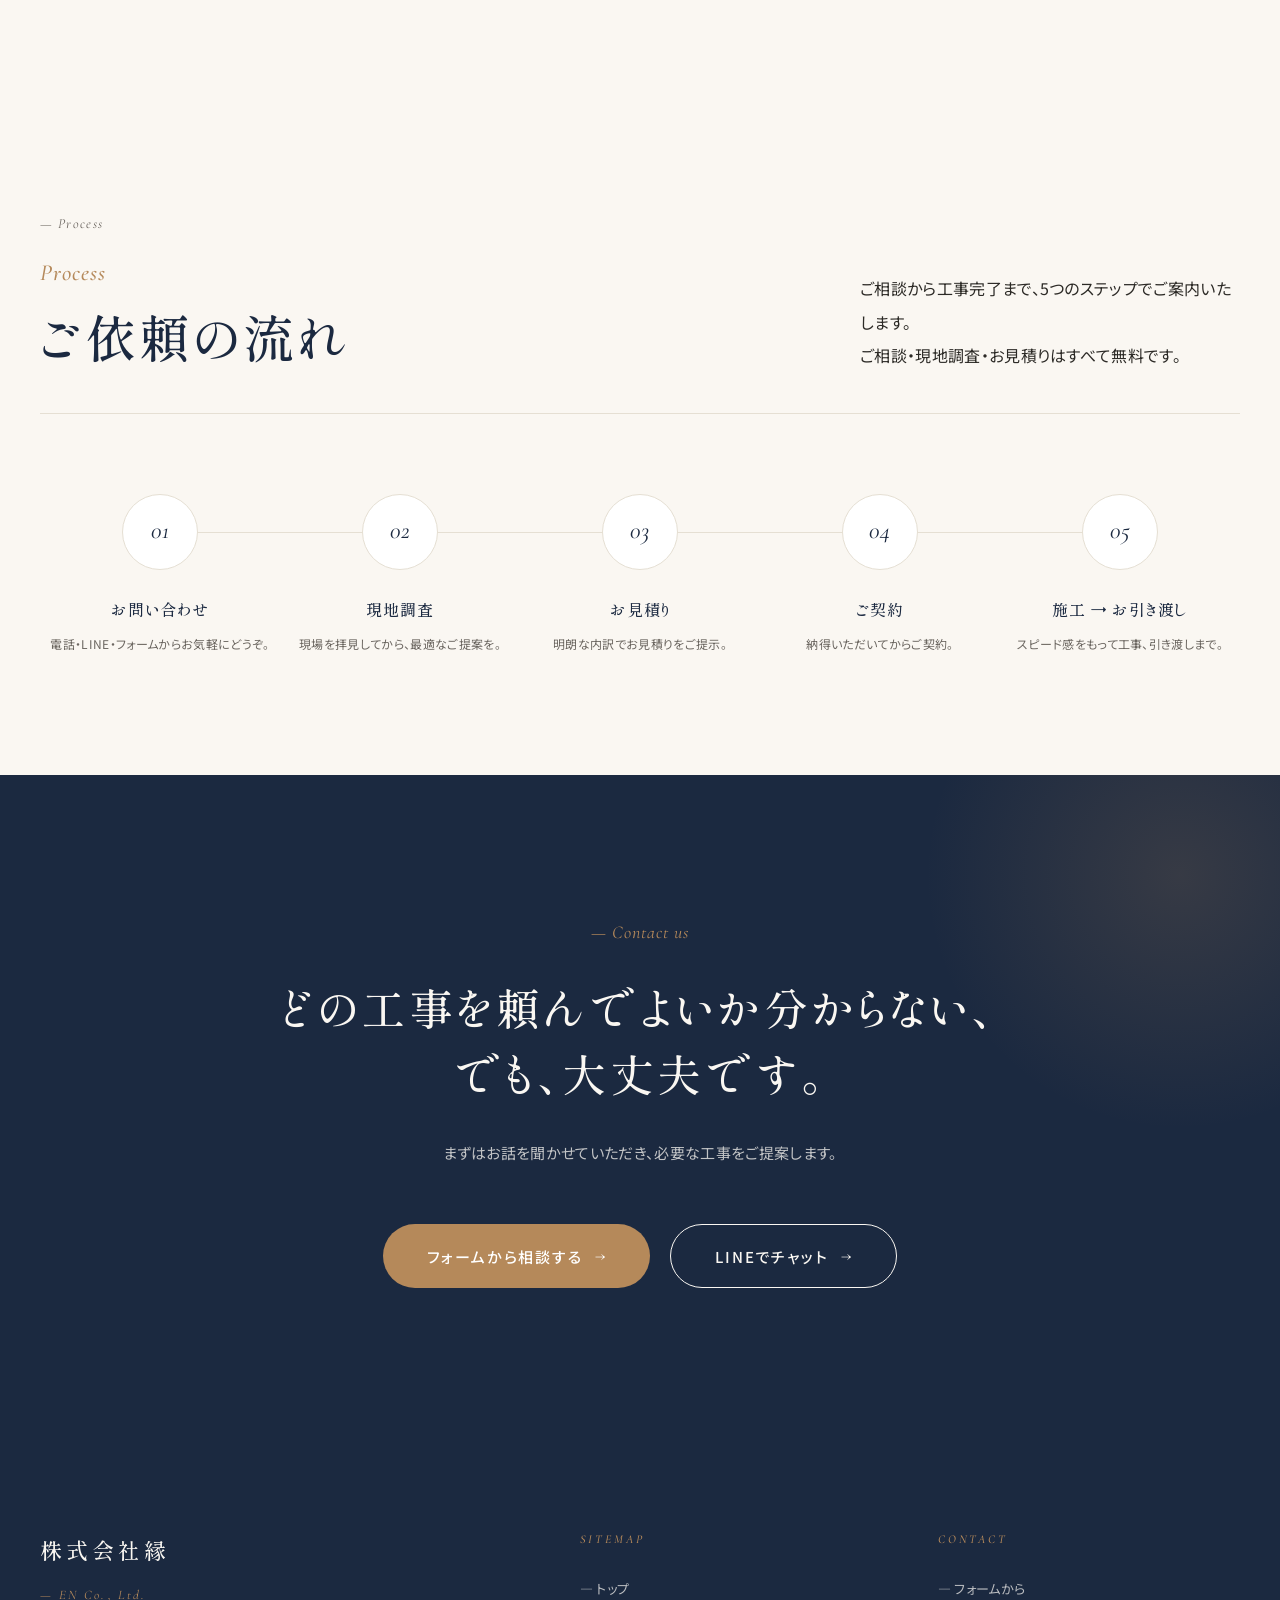
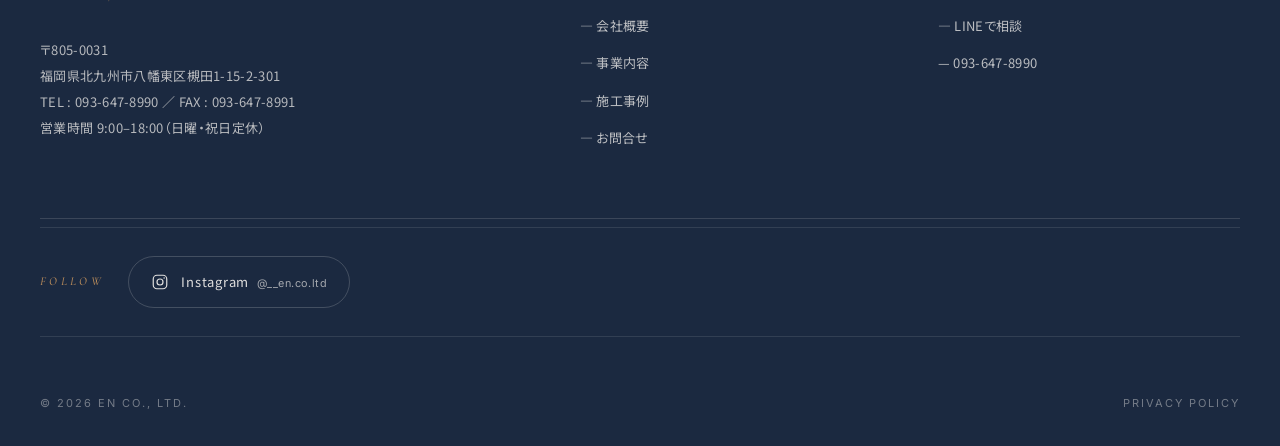
<file: services.html>
<!DOCTYPE html>
<html lang="ja">
<head>
<meta charset="UTF-8">
<meta name="viewport" content="width=device-width, initial-scale=1">
<title>事業内容 ｜ 株式会社縁（えん）</title>
<meta name="description" content="株式会社縁（えん）の事業内容。お住まいのリフォーム、賃貸の原状回復、ハウスクリーニング、マンション・ホテルの日常清掃、外壁塗装、電気工事から、エアコン取付・清掃・定期清掃・美装工事まで、北九州エリアで承ります。">
<link rel="preconnect" href="https://fonts.googleapis.com">
<link rel="preconnect" href="https://fonts.gstatic.com" crossorigin>
<link href="https://fonts.googleapis.com/css2?family=Cormorant+Garamond:ital,wght@0,500;1,500;1,600&family=Inter:wght@400;500;600&family=Noto+Sans+JP:wght@300;400;500;700&family=Shippori+Mincho+B1:wght@400;500;600;700&display=swap" rel="stylesheet">
<link rel="stylesheet" href="assets/css/style.css">
</head>
<body>

<header class="header">
  <div class="header__inner">
    <a href="index.html" class="logo">
      <span class="logo__mark">縁</span>
      <span class="logo__name"><strong>縁</strong><small>EN Co., Ltd.</small></span>
    </a>
    <nav class="gnav">
      <ul class="gnav__list">
        <li><a href="index.html">トップ<small>HOME</small></a></li>
        <li><a href="about.html">会社概要<small>ABOUT</small></a></li>
        <li><a href="services.html" class="is-active">事業内容<small>SERVICES</small></a></li>
        <li><a href="works.html">施工事例<small>WORKS</small></a></li>
        <li><a href="contact.html">お問合せ<small>CONTACT</small></a></li>
      </ul>
      <a href="https://line.me/ti/p/b95CALSYRF" class="gnav__cta" target="_blank" rel="noopener">LINEで相談</a>
      <button class="menu-toggle" aria-label="メニュー"><span></span><span></span><span></span></button>
    </nav>
  </div>
</header>

<section class="page-hero">
  <div class="container">
    <div class="page-hero__inner">
      <div data-reveal>
        <p class="crumb"><a href="index.html">Home</a><span>/</span><span>Services</span></p>
        <h1 class="page-hero__title">
          <span class="page-hero__title-en">— Our Services</span>
          事業内容
        </h1>
      </div>
    </div>
  </div>
</section>

<!-- Intro -->
<section class="section">
  <div class="container" style="max-width: 880px; text-align: center;" data-reveal>
    <p class="eyebrow" style="display:inline-block; margin-bottom: 32px;"><span class="line"></span>Our Services</p>
    <p style="font-family: var(--ff-serif); font-size: clamp(20px, 2.4vw, 28px); line-height: 2; letter-spacing: 0.06em; color: var(--ink); font-weight: 500;">
      お住まいのリフォームから、賃貸の原状回復まで。<br>
      暮らしと物件運営の、どちらにも寄り添います。<br>
      「複数の業者を手配するのは大変」というお声に応え、<br>
      住まいまわりのご相談を1社で完結できる体制を整えています。
    </p>
  </div>
</section>

<!-- Service detail -->
<section class="section section--alt">
  <div class="container">
    <div class="svc-detail">

      <article class="svc-row svc-row--main" data-reveal>
        <div class="svc-row__visual">
          <img src="assets/img/works/case01/after-03-kitchen.jpg" alt="リフォームで新しくしたキッチン">
        </div>
        <div>
          <div class="svc-row__num">01<small>Reform ／ 主力サービス・お住まいの方へ</small></div>
          <h2 class="svc-row__title">リフォーム</h2>
          <p class="svc-row__desc">
            キッチン・浴室・トイレなどの水回りから、内装の張り替え、収納の追加まで。<br>
            「使い勝手が悪い」「古くなってきたから直したい」「気になる箇所だけ整えたい」——そんなお住まいの困りごとに、必要なところから無理なくご対応します。<br>
            女性スタッフを含むチームで、ご家庭ならではの目線でのご提案をお届けします。
          </p>
          <div class="svc-tags">
            <span>Kitchen</span><span>Bath</span><span>Toilet</span><span>Wash</span><span>Cloth</span><span>Floor</span>
          </div>
        </div>
      </article>

      <article class="svc-row svc-row--main" data-reveal>
        <div class="svc-row__visual">
          <img src="assets/img/services/reform/cross-install.jpg" alt="退去後の原状回復現場でクロス（壁紙）を張り替える職人">
        </div>
        <div>
          <div class="svc-row__num">02<small>Renovation ／ 主力サービス・不動産会社さまへ</small></div>
          <h2 class="svc-row__title">原状回復工事</h2>
          <p class="svc-row__desc">
            賃貸物件の退去後、次の入居者を迎えられる状態へ整える工事を、スピード感をもってお引き受けします。<br>
            クロスや床の張り替え、ハウスクリーニング、設備の点検まで、必要な工程を一括で対応。<br>
            不動産会社さま・オーナーさまの「物件サイクルを止めない」を、女性スタッフ多数のチームでサポートします。
          </p>
          <div class="svc-tags">
            <span>Cloth</span><span>Floor Repair</span><span>Cleaning</span><span>Inspection</span><span>For Realtors</span>
          </div>
        </div>
      </article>

      <article class="svc-row" data-reveal>
        <div class="svc-row__visual">
          <img src="assets/img/services/cleaning/kitchen-clean.jpg" alt="キッチンを丁寧に清掃する縁の女性スタッフ">
        </div>
        <div>
          <div class="svc-row__num">03<small>House Cleaning</small></div>
          <h2 class="svc-row__title">ハウスクリーニング</h2>
          <p class="svc-row__desc">
            退去後の空室クリーニングから、エアコン内部の高圧洗浄、水回りの徹底清掃まで。<br>
            「目に見えて変わる」清掃を、女性スタッフを含むチームで丁寧に仕上げます。<br>
            下記は実際の現場でのBefore／After。公式Instagramでも日々の現場を発信しています。
          </p>
          <div class="svc-tags">
            <span>Vacancy</span><span>Air Conditioner</span><span>Kitchen</span><span>Bath</span><span>Toilet</span>
          </div>
        </div>
      </article>

      <article class="svc-row" data-reveal>
        <div class="svc-row__visual">
          <img src="assets/img/services/daily/window-clean.jpg" alt="マンションの窓ガラスを丁寧に磨く縁の女性スタッフ">
        </div>
        <div>
          <div class="svc-row__num">04<small>Daily Cleaning ／ マンション・ホテルさま向け</small></div>
          <h2 class="svc-row__title">マンション・ホテルの日常清掃</h2>
          <p class="svc-row__desc">
            マンションの共用部（エントランス・廊下・ゴミ置き場）から、ホテルの客室・館内清掃まで、<strong>定期巡回で「いつもの清潔感」を維持</strong>します。<br>
            13名体制（女性スタッフ多数）の柔軟なシフト対応で、頻度・時間帯・チェックリストもご相談に応じてカスタマイズ。<br>
            管理会社さま・ホテル運営会社さまの「物件価値を保ちたい」をチームでお支えします。
          </p>
          <div class="svc-tags">
            <span>Common Area</span><span>Hotel Rooms</span><span>Daily / Weekly</span><span>Female Staff</span><span>For Property Mgrs</span>
          </div>
        </div>
      </article>

      <article class="svc-row" data-reveal>
        <div class="svc-row__visual svc-row__visual--ba">
          <figure class="ba-shot ba-shot--before">
            <img src="assets/img/services/exterior/wall-paint-before.jpg" alt="外壁塗装の施工前。汚れや色あせが目立つ白い外壁">
            <figcaption>Before</figcaption>
          </figure>
          <figure class="ba-shot ba-shot--after">
            <img src="assets/img/services/exterior/wall-paint-after.jpg" alt="外壁塗装の施工後。グレー基調にウォルナットアクセントで一新された外観">
            <figcaption>After</figcaption>
          </figure>
        </div>
        <div>
          <div class="svc-row__num">05<small>Wall Painting</small></div>
          <h2 class="svc-row__title">外壁塗装</h2>
          <p class="svc-row__desc">
            色あせ・チョーキング・雨だれが気になり始めたら、塗り替えのサイン。<br>
            下地の状態を見極めたうえで、適した塗料と工程をご提案します。<br>
            <strong>外観の印象を大きく変えるだけでなく、防水性能を回復させて建物を長持ちさせる</strong>——それが外壁塗装の本当の役割です。Before／Afterで仕上がりの違いをご確認ください。
          </p>
          <div class="svc-tags">
            <span>Repaint</span><span>Waterproof</span><span>Color Plan</span><span>Long-Lasting</span><span>House &amp; Apartment</span>
          </div>
        </div>
      </article>

      <article class="svc-row" data-reveal>
        <div class="svc-row__visual">
          <img src="assets/img/services/electric/wiring.jpg" alt="天井の配線・照明工事にあたる縁の職人2名">
        </div>
        <div>
          <div class="svc-row__num">06<small>Electric</small></div>
          <h2 class="svc-row__title">電気工事</h2>
          <p class="svc-row__desc">
            「コンセントを増やしたい」「照明を新しくしたい」など、暮らしの中の電気の困りごとに対応。<br>
            リフォーム工事と一緒に行えば、ムダな手配・追加費用を抑えることができます。<br>
            小さな工事もお気軽にご相談ください。
          </p>
          <div class="svc-tags">
            <span>Outlet</span><span>Light</span><span>Switch</span><span>Wiring</span>
          </div>
        </div>
      </article>

    </div>
  </div>
</section>

<!-- Real Work Scenes -->
<section class="section section--alt">
  <div class="container">
    <header class="section__head" data-reveal>
      <div class="section__head-main">
        <span class="section__num">— Real Work</span>
        <h2 class="section__title">
          <span class="section__title-en">Behind the Scenes</span>
          現場からの一枚
        </h2>
      </div>
      <p class="section__lede">
        実際の現場で撮影した、私たちの仕事風景。<br>
        女性スタッフを含む13名のチームが、<br>
        丁寧に、真剣に、手を動かしています。
      </p>
    </header>

    <div class="scenes-grid" data-reveal>
      <figure class="scene-card">
        <img src="assets/img/services/real-scenes/sink.jpg" alt="ステンレスシンクを一枚ずつ丁寧に磨く女性スタッフ">
        <figcaption>
          <span class="scene-card__tag">— 01</span>
          <span class="scene-card__title">ステンレスシンク</span>
        </figcaption>
      </figure>
      <figure class="scene-card">
        <img src="assets/img/services/real-scenes/rangehood.jpg" alt="キッチンレンジフードのフィルターを外して清掃する女性スタッフ">
        <figcaption>
          <span class="scene-card__tag">— 02</span>
          <span class="scene-card__title">レンジフード清掃</span>
        </figcaption>
      </figure>
      <figure class="scene-card">
        <img src="assets/img/services/real-scenes/bath.jpg" alt="ユニットバスの浴槽まわりを念入りに仕上げる女性スタッフ">
        <figcaption>
          <span class="scene-card__tag">— 03</span>
          <span class="scene-card__title">ユニットバス</span>
        </figcaption>
      </figure>
      <figure class="scene-card">
        <img src="assets/img/services/real-scenes/aircon-03.jpg" alt="エアコンフィルターを取り外して清掃する女性スタッフ">
        <figcaption>
          <span class="scene-card__tag">— 04</span>
          <span class="scene-card__title">エアコンフィルター</span>
        </figcaption>
      </figure>
      <figure class="scene-card">
        <img src="assets/img/services/real-scenes/aircon-01.jpg" alt="養生をつけてエアコン内部を高圧洗浄する職人">
        <figcaption>
          <span class="scene-card__tag">— 05</span>
          <span class="scene-card__title">エアコン内部の高圧洗浄</span>
        </figcaption>
      </figure>
      <figure class="scene-card">
        <img src="assets/img/services/real-scenes/aircon-02.jpg" alt="エアコン内部に薬剤をスプレーする職人">
        <figcaption>
          <span class="scene-card__tag">— 06</span>
          <span class="scene-card__title">エアコンの下処理</span>
        </figcaption>
      </figure>
    </div>
  </div>
</section>

<!-- Other services -->
<section class="section">
  <div class="container">
    <header class="section__head" data-reveal>
      <div class="section__head-main">
        <span class="section__num">— Other</span>
        <h2 class="section__title">
          <span class="section__title-en">Other Services</span>
          物件まわりの「あったら助かる」も
        </h2>
      </div>
      <p class="section__lede">
        メイン5領域に加えて、こんなご依頼も承ります。<br>
        リフォームや原状回復と合わせて、まとめてご相談ください。
      </p>
    </header>

    <div class="other-grid" data-reveal>
      <div class="other-cell">
        <svg class="svc-cell__icon" viewBox="0 0 40 40" fill="none" stroke="currentColor" stroke-width="1.2" stroke-linecap="round">
          <rect x="6" y="10" width="28" height="14" rx="2"/>
          <path d="M10 28 V32 M30 28 V32"/>
          <path d="M14 16 H26 M14 20 H22"/>
        </svg>
        <h3 class="other-cell__title">エアコン取付・清掃</h3>
        <p class="other-cell__desc">新規取付、入替工事、内部の高圧洗浄まで。退去後の原状回復とまとめてご依頼可能です。</p>
      </div>
      <div class="other-cell">
        <svg class="svc-cell__icon" viewBox="0 0 40 40" fill="none" stroke="currentColor" stroke-width="1.2" stroke-linecap="round">
          <path d="M8 22 L20 8 L32 22"/>
          <path d="M8 22 V34 H32 V22"/>
          <path d="M16 34 V26 H24 V34"/>
        </svg>
        <h3 class="other-cell__title">定期清掃</h3>
        <p class="other-cell__desc">共用部・専有部の定期清掃。物件価値の維持にお役立ていただけます。</p>
      </div>
      <div class="other-cell">
        <svg class="svc-cell__icon" viewBox="0 0 40 40" fill="none" stroke="currentColor" stroke-width="1.2" stroke-linecap="round">
          <path d="M6 8 L34 8"/>
          <path d="M10 8 V32 H30 V8"/>
          <path d="M16 14 H24"/>
          <path d="M14 20 H26"/>
          <path d="M16 26 H24"/>
        </svg>
        <h3 class="other-cell__title">美装工事</h3>
        <p class="other-cell__desc">引き渡し前の最終仕上げ。新築・リフォーム後の美しい状態を整えます。</p>
      </div>
      <div class="other-cell">
        <svg class="svc-cell__icon" viewBox="0 0 40 40" fill="none" stroke="currentColor" stroke-width="1.2" stroke-linecap="round">
          <circle cx="20" cy="20" r="14"/>
          <path d="M20 12 V20 L26 24"/>
        </svg>
        <h3 class="other-cell__title">そのほかのご相談</h3>
        <p class="other-cell__desc">「これってお願いできる？」と思ったら、まずはお気軽にご相談ください。</p>
      </div>
    </div>
  </div>
</section>

<!-- Flow -->
<section class="section">
  <div class="container">
    <header class="section__head" data-reveal>
      <div class="section__head-main">
        <span class="section__num">— Process</span>
        <h2 class="section__title">
          <span class="section__title-en">Process</span>
          ご依頼の流れ
        </h2>
      </div>
      <p class="section__lede">ご相談から工事完了まで、5つのステップでご案内いたします。<br>ご相談・現地調査・お見積りはすべて無料です。</p>
    </header>

    <div class="flow flow--five" data-reveal>
      <div class="flow-step">
        <div class="flow-step__num">01</div>
        <h3 class="flow-step__title">お問い合わせ</h3>
        <p class="flow-step__desc">電話・LINE・フォームからお気軽にどうぞ。</p>
      </div>
      <div class="flow-step">
        <div class="flow-step__num">02</div>
        <h3 class="flow-step__title">現地調査</h3>
        <p class="flow-step__desc">現場を拝見してから、最適なご提案を。</p>
      </div>
      <div class="flow-step">
        <div class="flow-step__num">03</div>
        <h3 class="flow-step__title">お見積り</h3>
        <p class="flow-step__desc">明朗な内訳でお見積りをご提示。</p>
      </div>
      <div class="flow-step">
        <div class="flow-step__num">04</div>
        <h3 class="flow-step__title">ご契約</h3>
        <p class="flow-step__desc">納得いただいてからご契約。</p>
      </div>
      <div class="flow-step">
        <div class="flow-step__num">05</div>
        <h3 class="flow-step__title">施工 → お引き渡し</h3>
        <p class="flow-step__desc">スピード感をもって工事、引き渡しまで。</p>
      </div>
    </div>
  </div>
</section>

<!-- CTA -->
<section class="cta">
  <div class="container">
    <div class="cta__inner">
      <p class="cta__lead">— Contact us</p>
      <h2 class="cta__title">どの工事を頼んでよいか分からない、<br>でも、大丈夫です。</h2>
      <p class="cta__sub">まずはお話を聞かせていただき、必要な工事をご提案します。</p>
      <div class="cta__btns">
        <a href="contact.html" class="btn btn--accent btn--lg">フォームから相談する</a>
        <a href="https://line.me/ti/p/b95CALSYRF" class="btn btn--ghost btn--lg" target="_blank" rel="noopener">LINEでチャット</a>
      </div>
    </div>
  </div>
</section>

<footer class="footer">
  <div class="container">
    <div class="footer__top">
      <div>
        <p class="footer__brand">株式会社縁</p>
        <p class="footer__brand-en">— EN Co., Ltd.</p>
        <p class="footer__addr">〒805-0031<br>福岡県北九州市八幡東区槻田1-15-2-301<br>TEL : 093-647-8990 ／ FAX : 093-647-8991<br>営業時間 9:00–18:00（日曜・祝日定休）</p>
      </div>
      <div>
        <p class="footer__nav-title">Sitemap</p>
        <ul class="footer__nav-list">
          <li><a href="index.html">— トップ</a></li>
          <li><a href="about.html">— 会社概要</a></li>
          <li><a href="services.html">— 事業内容</a></li>
          <li><a href="works.html">— 施工事例</a></li>
          <li><a href="contact.html">— お問合せ</a></li>
        </ul>
      </div>
      <div>
        <p class="footer__nav-title">Contact</p>
        <ul class="footer__nav-list">
          <li><a href="contact.html">— フォームから</a></li>
          <li><a href="https://line.me/ti/p/b95CALSYRF" target="_blank" rel="noopener">— LINEで相談</a></li>
          <li><a href="tel:0936478990">— 093-647-8990</a></li>
        </ul>
      </div>
    </div>
    <div class="footer__social">
      <div class="footer__social-row">
        <p class="footer__social-label">Follow</p>
        <a href="https://www.instagram.com/__en.co.ltd/" class="footer__social-link" target="_blank" rel="noopener noreferrer" aria-label="Instagram">
          <svg viewBox="0 0 24 24" fill="none" stroke="currentColor" stroke-width="1.6" stroke-linecap="round" stroke-linejoin="round">
            <rect x="3" y="3" width="18" height="18" rx="5"/>
            <circle cx="12" cy="12" r="4"/>
            <circle cx="17.5" cy="6.5" r="1" fill="currentColor" stroke="none"/>
          </svg>
          <span>Instagram <small>@__en.co.ltd</small></span>
        </a>
      </div>
    </div>
    <div class="footer__bottom">
      <p>© 2026 EN Co., Ltd.</p>
      <p><a href="privacy-policy.html">Privacy Policy</a></p>
    </div>
  </div>
</footer>

<script src="assets/js/main.js"></script>
<!-- Sticky mobile CTA -->
<div class="sticky-cta" aria-label="お問い合わせメニュー">
  <a href="contact.html" class="sticky-cta__btn sticky-cta__btn--primary" aria-label="無料相談">
    <svg viewBox="0 0 24 24" fill="none" stroke="currentColor" stroke-width="1.8" stroke-linecap="round" stroke-linejoin="round" aria-hidden="true">
      <path d="M21 11.5a8.4 8.4 0 0 1-.9 3.8 8.5 8.5 0 0 1-7.6 4.7 8.4 8.4 0 0 1-3.8-.9L3 21l1.9-5.7a8.4 8.4 0 0 1-.9-3.8 8.5 8.5 0 0 1 4.7-7.6 8.4 8.4 0 0 1 3.8-.9h.5a8.5 8.5 0 0 1 8 8v.5z"/>
    </svg>
    <span>無料相談</span>
  </a>
  <a href="https://line.me/ti/p/b95CALSYRF" class="sticky-cta__btn sticky-cta__btn--line" aria-label="LINEで相談" target="_blank" rel="noopener">
    <svg viewBox="0 0 24 24" fill="currentColor" aria-hidden="true">
      <path d="M19 4H5a3 3 0 0 0-3 3v8a3 3 0 0 0 3 3h3v4l4-4h7a3 3 0 0 0 3-3V7a3 3 0 0 0-3-3zm-9 9.5H8.5v-3H7v3H5.5v-4H7v-.5h1.5v.5H10v4zm3-2c0 .3-.2.5-.5.5h-2v.5h2.5v1H11.5c-.3 0-.5-.2-.5-.5v-2c0-.3.2-.5.5-.5h2v-.5H11v-1h2.5c.3 0 .5.2.5.5v2zm5 0c0 .3-.2.5-.5.5H17l1.5 1.5h-1L16 12v1.5h-1V9.5h1V11l1.5-1.5h1L17 11l1.5.5c.3 0 .5.2.5.5v1z"/>
    </svg>
    <span>LINEで相談</span>
  </a>
</div>
</body>

</html>
</file>
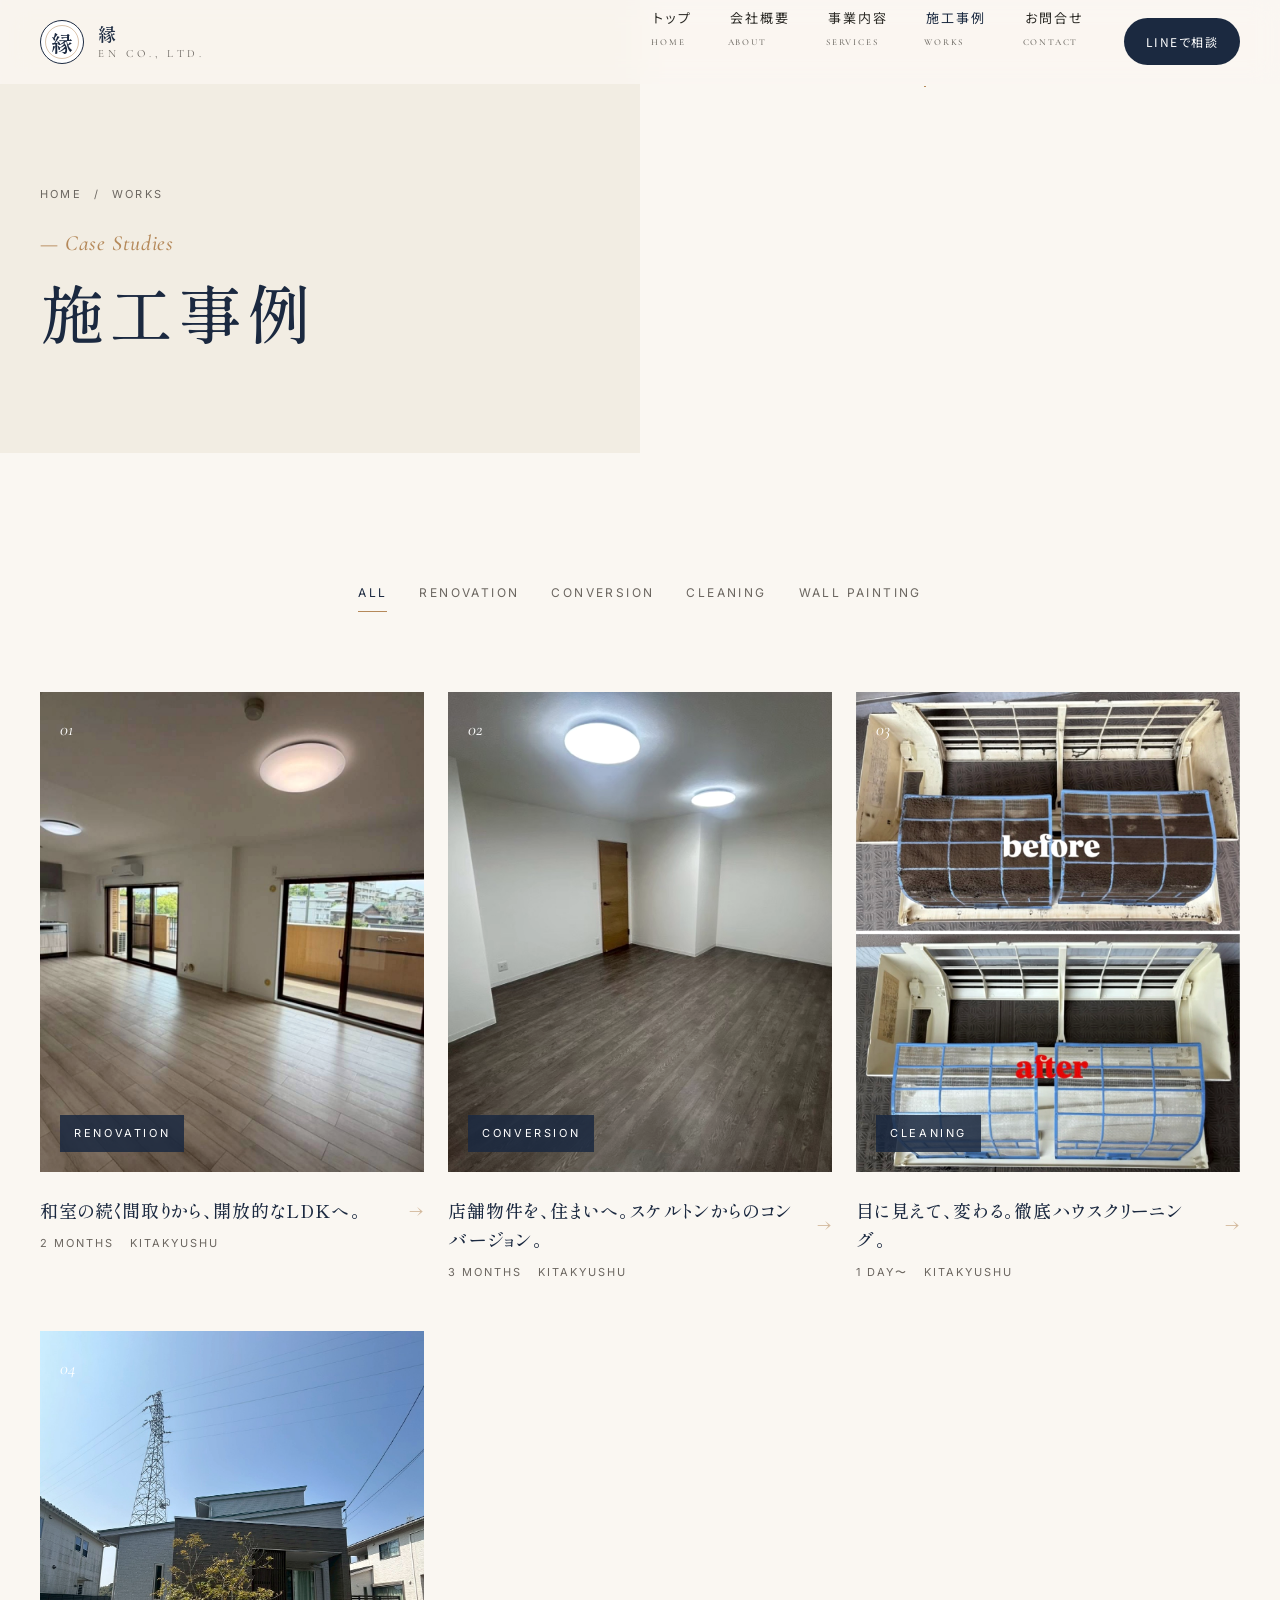
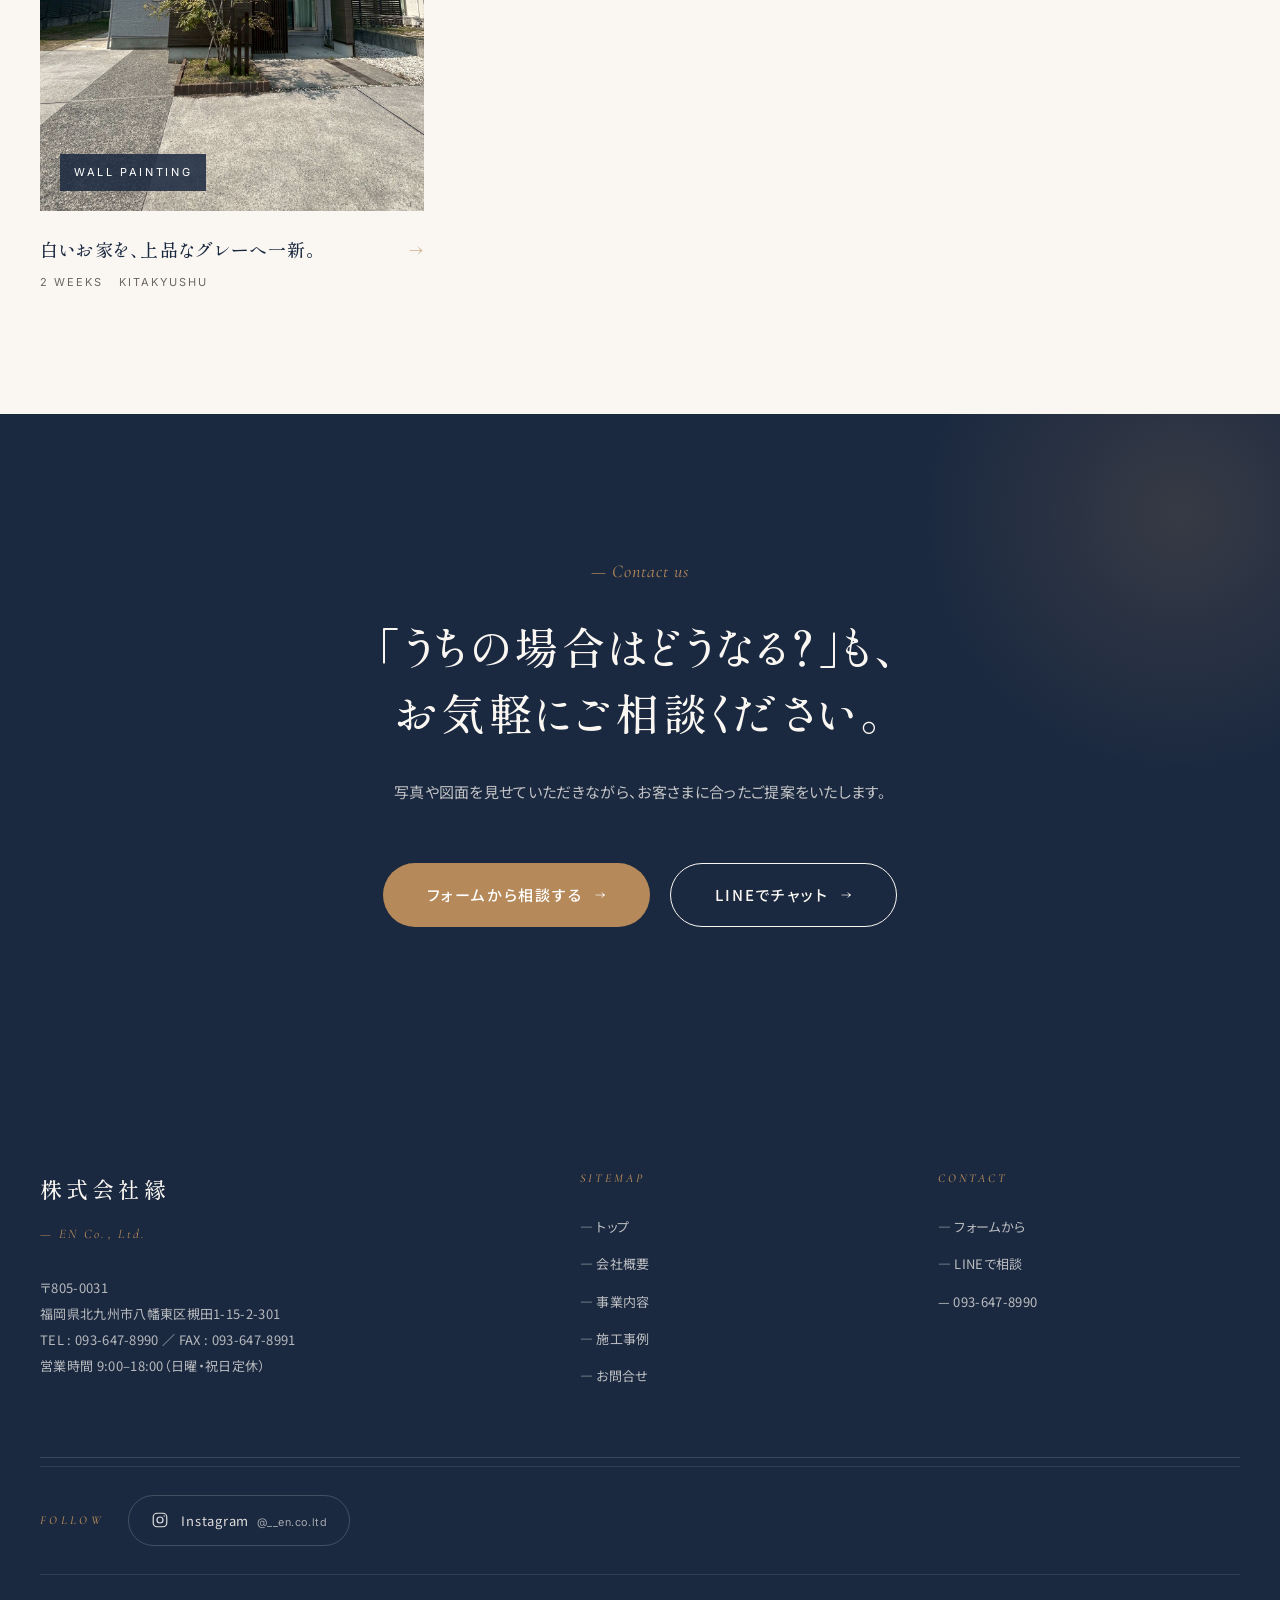
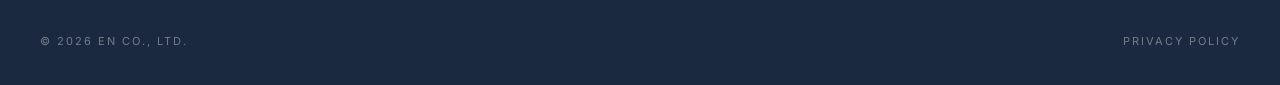
<file: works.html>
<!DOCTYPE html>
<html lang="ja">
<head>
<meta charset="UTF-8">
<meta name="viewport" content="width=device-width, initial-scale=1">
<title>施工事例 ｜ 株式会社縁（えん）</title>
<meta name="description" content="株式会社縁（えん）の施工事例。原状回復・リフォーム・ハウスクリーニング・マンション/ホテル日常清掃・外壁塗装・電気工事の実績をご紹介します。">
<link rel="preconnect" href="https://fonts.googleapis.com">
<link rel="preconnect" href="https://fonts.gstatic.com" crossorigin>
<link href="https://fonts.googleapis.com/css2?family=Cormorant+Garamond:ital,wght@0,500;1,500;1,600&family=Inter:wght@400;500;600&family=Noto+Sans+JP:wght@300;400;500;700&family=Shippori+Mincho+B1:wght@400;500;600;700&display=swap" rel="stylesheet">
<link rel="stylesheet" href="assets/css/style.css">
</head>
<body>

<header class="header">
  <div class="header__inner">
    <a href="index.html" class="logo">
      <span class="logo__mark">縁</span>
      <span class="logo__name"><strong>縁</strong><small>EN Co., Ltd.</small></span>
    </a>
    <nav class="gnav">
      <ul class="gnav__list">
        <li><a href="index.html">トップ<small>HOME</small></a></li>
        <li><a href="about.html">会社概要<small>ABOUT</small></a></li>
        <li><a href="services.html">事業内容<small>SERVICES</small></a></li>
        <li><a href="works.html" class="is-active">施工事例<small>WORKS</small></a></li>
        <li><a href="contact.html">お問合せ<small>CONTACT</small></a></li>
      </ul>
      <a href="https://line.me/ti/p/b95CALSYRF" class="gnav__cta" target="_blank" rel="noopener">LINEで相談</a>
      <button class="menu-toggle" aria-label="メニュー"><span></span><span></span><span></span></button>
    </nav>
  </div>
</header>

<section class="page-hero">
  <div class="container">
    <div class="page-hero__inner">
      <div data-reveal>
        <p class="crumb"><a href="index.html">Home</a><span>/</span><span>Works</span></p>
        <h1 class="page-hero__title">
          <span class="page-hero__title-en">— Case Studies</span>
          施工事例
        </h1>
      </div>
    </div>
  </div>
</section>

<section class="section">
  <div class="container">
    <div class="filters" data-reveal>
      <button class="filter-btn is-active" data-cat="all">All</button>
      <button class="filter-btn" data-cat="renovation">Renovation</button>
      <button class="filter-btn" data-cat="conversion">Conversion</button>
      <button class="filter-btn" data-cat="cleaning">Cleaning</button>
      <button class="filter-btn" data-cat="painting">Wall Painting</button>
    </div>

    <div class="works" data-reveal>
      <a href="case01.html" class="work" data-cat="renovation">
        <div class="work__thumb">
          <span class="work__num">01</span><span class="work__cat">Renovation</span>
          <img src="assets/img/works/case01/hero.jpg" alt="マンション一室のフルリノベーション事例">
        </div>
        <h3 class="work__title">和室の続く間取りから、開放的なLDKへ。</h3>
        <p class="work__meta"><span>2 months</span><span>Kitakyushu</span></p>
      </a>
      <a href="case02.html" class="work" data-cat="conversion">
        <div class="work__thumb">
          <span class="work__num">02</span><span class="work__cat">Conversion</span>
          <img src="assets/img/works/case02/hero.jpg" alt="店舗物件から住居へのコンバージョン事例">
        </div>
        <h3 class="work__title">店舗物件を、住まいへ。スケルトンからのコンバージョン。</h3>
        <p class="work__meta"><span>3 months</span><span>Kitakyushu</span></p>
      </a>
      <a href="case03.html" class="work" data-cat="cleaning">
        <div class="work__thumb">
          <span class="work__num">03</span><span class="work__cat">Cleaning</span>
          <img src="assets/img/works/case03/hero.jpg" alt="ハウスクリーニングBefore/After事例">
        </div>
        <h3 class="work__title">目に見えて、変わる。徹底ハウスクリーニング。</h3>
        <p class="work__meta"><span>1 day〜</span><span>Kitakyushu</span></p>
      </a>
      <a href="case04.html" class="work" data-cat="painting">
        <div class="work__thumb">
          <span class="work__num">04</span><span class="work__cat">Wall Painting</span>
          <img src="assets/img/works/case04/hero.jpg" alt="戸建て外壁塗装Before/After事例">
        </div>
        <h3 class="work__title">白いお家を、上品なグレーへ一新。</h3>
        <p class="work__meta"><span>2 weeks</span><span>Kitakyushu</span></p>
      </a>
    </div>
  </div>
</section>

<section class="cta">
  <div class="container">
    <div class="cta__inner">
      <p class="cta__lead">— Contact us</p>
      <h2 class="cta__title">「うちの場合はどうなる？」も、<br>お気軽にご相談ください。</h2>
      <p class="cta__sub">写真や図面を見せていただきながら、お客さまに合ったご提案をいたします。</p>
      <div class="cta__btns">
        <a href="contact.html" class="btn btn--accent btn--lg">フォームから相談する</a>
        <a href="https://line.me/ti/p/b95CALSYRF" class="btn btn--ghost btn--lg" target="_blank" rel="noopener">LINEでチャット</a>
      </div>
    </div>
  </div>
</section>

<footer class="footer">
  <div class="container">
    <div class="footer__top">
      <div>
        <p class="footer__brand">株式会社縁</p>
        <p class="footer__brand-en">— EN Co., Ltd.</p>
        <p class="footer__addr">〒805-0031<br>福岡県北九州市八幡東区槻田1-15-2-301<br>TEL : 093-647-8990 ／ FAX : 093-647-8991<br>営業時間 9:00–18:00（日曜・祝日定休）</p>
      </div>
      <div>
        <p class="footer__nav-title">Sitemap</p>
        <ul class="footer__nav-list">
          <li><a href="index.html">— トップ</a></li>
          <li><a href="about.html">— 会社概要</a></li>
          <li><a href="services.html">— 事業内容</a></li>
          <li><a href="works.html">— 施工事例</a></li>
          <li><a href="contact.html">— お問合せ</a></li>
        </ul>
      </div>
      <div>
        <p class="footer__nav-title">Contact</p>
        <ul class="footer__nav-list">
          <li><a href="contact.html">— フォームから</a></li>
          <li><a href="https://line.me/ti/p/b95CALSYRF" target="_blank" rel="noopener">— LINEで相談</a></li>
          <li><a href="tel:0936478990">— 093-647-8990</a></li>
        </ul>
      </div>
    </div>
    <div class="footer__social">
      <div class="footer__social-row">
        <p class="footer__social-label">Follow</p>
        <a href="https://www.instagram.com/__en.co.ltd/" class="footer__social-link" target="_blank" rel="noopener noreferrer" aria-label="Instagram">
          <svg viewBox="0 0 24 24" fill="none" stroke="currentColor" stroke-width="1.6" stroke-linecap="round" stroke-linejoin="round">
            <rect x="3" y="3" width="18" height="18" rx="5"/>
            <circle cx="12" cy="12" r="4"/>
            <circle cx="17.5" cy="6.5" r="1" fill="currentColor" stroke="none"/>
          </svg>
          <span>Instagram <small>@__en.co.ltd</small></span>
        </a>
      </div>
    </div>
    <div class="footer__bottom">
      <p>© 2026 EN Co., Ltd.</p>
      <p><a href="privacy-policy.html">Privacy Policy</a></p>
    </div>
  </div>
</footer>

<script src="assets/js/main.js"></script>
<!-- Sticky mobile CTA -->
<div class="sticky-cta" aria-label="お問い合わせメニュー">
  <a href="contact.html" class="sticky-cta__btn sticky-cta__btn--primary" aria-label="無料相談">
    <svg viewBox="0 0 24 24" fill="none" stroke="currentColor" stroke-width="1.8" stroke-linecap="round" stroke-linejoin="round" aria-hidden="true">
      <path d="M21 11.5a8.4 8.4 0 0 1-.9 3.8 8.5 8.5 0 0 1-7.6 4.7 8.4 8.4 0 0 1-3.8-.9L3 21l1.9-5.7a8.4 8.4 0 0 1-.9-3.8 8.5 8.5 0 0 1 4.7-7.6 8.4 8.4 0 0 1 3.8-.9h.5a8.5 8.5 0 0 1 8 8v.5z"/>
    </svg>
    <span>無料相談</span>
  </a>
  <a href="https://line.me/ti/p/b95CALSYRF" class="sticky-cta__btn sticky-cta__btn--line" aria-label="LINEで相談" target="_blank" rel="noopener">
    <svg viewBox="0 0 24 24" fill="currentColor" aria-hidden="true">
      <path d="M19 4H5a3 3 0 0 0-3 3v8a3 3 0 0 0 3 3h3v4l4-4h7a3 3 0 0 0 3-3V7a3 3 0 0 0-3-3zm-9 9.5H8.5v-3H7v3H5.5v-4H7v-.5h1.5v.5H10v4zm3-2c0 .3-.2.5-.5.5h-2v.5h2.5v1H11.5c-.3 0-.5-.2-.5-.5v-2c0-.3.2-.5.5-.5h2v-.5H11v-1h2.5c.3 0 .5.2.5.5v2zm5 0c0 .3-.2.5-.5.5H17l1.5 1.5h-1L16 12v1.5h-1V9.5h1V11l1.5-1.5h1L17 11l1.5.5c.3 0 .5.2.5.5v1z"/>
    </svg>
    <span>LINEで相談</span>
  </a>
</div>
</body>

</html>
</file>
<file: assets/css/style.css>
/* =========================================================
   株式会社縁 — Editorial Redesign
   Design tokens follow Tailwind v4 / OKLCH philosophy.
========================================================= */

/* ---------- Reset ---------- */
*, *::before, *::after { box-sizing: border-box; margin: 0; padding: 0; }
html { scroll-behavior: smooth; -webkit-text-size-adjust: 100%; }
img, svg { display: block; max-width: 100%; height: auto; }
a { color: inherit; text-decoration: none; }
ul, ol { list-style: none; }
button { background: none; border: none; cursor: pointer; font: inherit; color: inherit; }
input, textarea, select { font: inherit; color: inherit; }

/* ---------- Tokens ---------- */
:root {
  /* Color — warm neutrals + deep navy + ochre */
  --bg:        #FAF7F2;          /* warm white */
  --bg-alt:    #F2EDE3;          /* warm beige */
  --ink:       #1B2940;          /* deep navy */
  --ink-soft:  #2D3D5A;
  --paper:     #FFFFFF;
  --text:      #2C2A26;          /* warm near-black */
  --text-mute: #6B6660;
  --line:      #E5DFD3;
  --accent:    #B5895A;          /* refined ochre */
  --accent-dk: #8E6A42;
  --accent-bg: #F1E8D8;

  /* Type */
  --ff-serif:  "Shippori Mincho B1", "Noto Serif JP", "Hiragino Mincho ProN", serif;
  --ff-sans:   "Noto Sans JP", -apple-system, BlinkMacSystemFont, "Helvetica Neue", sans-serif;
  --ff-en:     "Cormorant Garamond", "Times New Roman", serif;
  --ff-num:    "Inter", "Helvetica Neue", sans-serif;

  /* Layout */
  --container: 1240px;
  --header-h:  84px;

  /* Easing */
  --ease: cubic-bezier(0.22, 1, 0.36, 1);
}

/* ---------- Base ---------- */
html, body { overflow-x: hidden; }
body {
  font-family: var(--ff-sans);
  font-size: 16px;
  line-height: 1.95;
  color: var(--text);
  background: var(--bg);
  -webkit-font-smoothing: antialiased;
  font-feature-settings: "palt";
  letter-spacing: 0.02em;
  word-break: break-word;
  overflow-wrap: anywhere;
}
::selection { background: var(--ink); color: var(--bg); }

/* ---------- Helpers ---------- */
.container { max-width: var(--container); margin: 0 auto; padding: 0 32px; }
.serif { font-family: var(--ff-serif); }
.en { font-family: var(--ff-en); font-style: italic; font-weight: 500; letter-spacing: 0.02em; }
.num { font-family: var(--ff-num); letter-spacing: 0.05em; }
.eyebrow {
  font-family: var(--ff-num);
  font-size: 11px;
  letter-spacing: 0.32em;
  text-transform: uppercase;
  color: var(--accent);
  font-weight: 500;
}
.line {
  display: inline-block;
  width: 36px;
  height: 1px;
  background: var(--accent);
  vertical-align: middle;
  margin-right: 14px;
}
.text-center { text-align: center; }

/* ---------- Header ---------- */
.header {
  position: fixed;
  inset: 0 0 auto 0;
  height: var(--header-h);
  z-index: 100;
  background: rgba(250, 247, 242, 0.78);
  backdrop-filter: saturate(180%) blur(14px);
  -webkit-backdrop-filter: saturate(180%) blur(14px);
  border-bottom: 1px solid transparent;
  transition: border-color 0.4s var(--ease), background 0.4s var(--ease);
}
.header.is-scrolled { border-bottom-color: var(--line); background: rgba(250, 247, 242, 0.95); }
.header__inner {
  height: 100%;
  display: flex;
  align-items: center;
  justify-content: space-between;
  max-width: var(--container);
  margin: 0 auto;
  padding: 0 32px;
}

.logo { display: flex; align-items: center; gap: 14px; }
.logo__mark {
  width: 44px;
  height: 44px;
  border-radius: 50%;
  border: 1px solid var(--ink);
  position: relative;
  display: grid;
  place-items: center;
  color: var(--ink);
  font-family: var(--ff-serif);
  font-size: 22px;
  font-weight: 600;
  background: var(--paper);
  transition: transform 0.5s var(--ease);
}
.logo:hover .logo__mark { transform: rotate(-12deg); }
.logo__mark::after {
  content: "";
  position: absolute;
  inset: 4px;
  border: 1px solid var(--accent);
  border-radius: 50%;
  opacity: 0.5;
}
.logo__name { line-height: 1.2; }
.logo__name strong {
  font-family: var(--ff-serif);
  font-size: 18px;
  letter-spacing: 0.18em;
  font-weight: 600;
  color: var(--ink);
  display: block;
}
.logo__name small {
  font-family: var(--ff-en);
  font-size: 11px;
  letter-spacing: 0.32em;
  color: var(--text-mute);
  text-transform: uppercase;
  display: block;
  margin-top: 3px;
}

.gnav { display: flex; align-items: center; gap: 40px; }
.gnav__list { display: flex; gap: 36px; align-items: center; }
.gnav__list a {
  font-size: 13px;
  letter-spacing: 0.16em;
  position: relative;
  padding: 8px 2px;
  color: var(--text);
  transition: color 0.3s;
}
.gnav__list a small {
  display: block;
  font-family: var(--ff-en);
  font-size: 9px;
  letter-spacing: 0.2em;
  color: var(--text-mute);
  margin-top: 2px;
  text-transform: uppercase;
  font-style: normal;
  font-weight: 500;
}
.gnav__list a::after {
  content: "";
  position: absolute;
  left: 0;
  right: 0;
  bottom: -2px;
  height: 1px;
  background: var(--accent);
  transform: scaleX(0);
  transform-origin: left;
  transition: transform 0.4s var(--ease);
}
.gnav__list a:hover, .gnav__list a.is-active { color: var(--ink); }
.gnav__list a:hover::after, .gnav__list a.is-active::after { transform: scaleX(1); }

.gnav__cta {
  display: inline-flex;
  align-items: center;
  gap: 8px;
  padding: 12px 22px;
  border-radius: 999px;
  background: var(--ink);
  color: var(--paper) !important;
  font-size: 12px;
  letter-spacing: 0.12em;
  transition: background 0.3s, transform 0.3s var(--ease);
}
.gnav__cta:hover { background: var(--accent-dk); transform: translateY(-2px); }
.gnav__cta::after { display: none !important; }

.menu-toggle {
  display: none;
  width: 44px;
  height: 44px;
  position: relative;
}
.menu-toggle span {
  position: absolute;
  left: 10px;
  width: 24px;
  height: 1px;
  background: var(--ink);
  transition: all 0.4s var(--ease);
}
.menu-toggle span:nth-child(1) { top: 16px; }
.menu-toggle span:nth-child(2) { top: 22px; }
.menu-toggle span:nth-child(3) { top: 28px; }
.menu-toggle.is-open span:nth-child(1) { top: 22px; transform: rotate(45deg); }
.menu-toggle.is-open span:nth-child(2) { opacity: 0; }
.menu-toggle.is-open span:nth-child(3) { top: 22px; transform: rotate(-45deg); }

/* ---------- Buttons ---------- */
.btn {
  display: inline-flex;
  align-items: center;
  justify-content: center;
  gap: 12px;
  min-height: 56px;
  padding: 0 36px;
  font-size: 14px;
  letter-spacing: 0.12em;
  font-weight: 500;
  border-radius: 999px;
  transition: all 0.5s var(--ease);
  position: relative;
  overflow: hidden;
}
.btn::after {
  content: "→";
  display: inline-block;
  font-family: var(--ff-en);
  font-style: normal;
  font-size: 16px;
  transition: transform 0.4s var(--ease);
}
.btn:hover::after { transform: translateX(4px); }
.btn--ink { background: var(--ink); color: var(--paper); }
.btn--ink:hover { background: var(--accent-dk); }
.btn--accent { background: var(--accent); color: var(--paper); }
.btn--accent:hover { background: var(--accent-dk); }
.btn--ghost { border: 1px solid var(--ink); color: var(--ink); background: transparent; }
.btn--ghost:hover { background: var(--ink); color: var(--paper); }
.btn--line { background: #06c755; color: #fff; }
.btn--line:hover { background: #05a848; }
.btn--lg { min-height: 64px; padding: 0 44px; font-size: 15px; }
.btn--full { width: 100%; }

/* ---------- Hero (Top) ---------- */
.hero {
  position: relative;
  padding: calc(var(--header-h) + 40px) 0 80px;
  overflow: hidden;
  background: var(--bg);
}
.hero__layout {
  display: grid;
  grid-template-columns: 1.05fr 1fr;
  gap: 80px;
  align-items: center;
  min-height: calc(100vh - var(--header-h));
  padding: 40px 0;
}
.hero__copy { position: relative; }
.hero__eyebrow { margin-bottom: 36px; display: inline-flex; align-items: center; }
.hero__title {
  font-family: var(--ff-serif);
  font-weight: 500;
  font-size: clamp(38px, 6vw, 76px);
  line-height: 1.32;
  letter-spacing: 0.06em;
  color: var(--ink);
  margin-bottom: 36px;
}
.hero__title em {
  font-style: normal;
  color: var(--accent);
  font-family: inherit;
  font-weight: 600;
}
.hero__catchphrase-en {
  font-family: var(--ff-en);
  font-style: italic;
  font-size: 16px;
  letter-spacing: 0.06em;
  color: var(--accent);
  margin-top: 24px;
  margin-bottom: 8px;
}
.hero__sub {
  font-size: 16px;
  line-height: 2.2;
  color: var(--text);
  margin-bottom: 48px;
  max-width: 520px;
}
.hero__ctas { display: flex; gap: 16px; flex-wrap: wrap; justify-content: flex-end; }

.hero__visual {
  position: relative;
  aspect-ratio: 4 / 5;
  overflow: hidden;
}
.hero__visual::before {
  content: "";
  position: absolute;
  inset: 0;
  background: url('../img/hero/hero-en.jpg') center/cover;
  filter: saturate(0.85) contrast(1.05);
}
.hero__visual::after {
  content: "";
  position: absolute;
  inset: 0;
  background: linear-gradient(to bottom, transparent 50%, rgba(27, 41, 64, 0.18));
}
.hero__caption {
  position: absolute;
  bottom: 32px;
  right: 32px;
  background: var(--bg);
  padding: 24px 32px;
  z-index: 2;
  border-top: 1px solid var(--accent);
}
.hero__caption-num {
  font-family: var(--ff-en);
  font-style: italic;
  font-size: 56px;
  color: var(--ink);
  line-height: 1;
  margin-bottom: 8px;
}
.hero__caption-num small { font-size: 18px; vertical-align: super; }
.hero__caption-label {
  font-family: var(--ff-num);
  font-size: 11px;
  letter-spacing: 0.3em;
  color: var(--text-mute);
  text-transform: uppercase;
}

.hero__scroll {
  position: absolute;
  bottom: 24px;
  left: 50%;
  transform: translateX(-50%);
  display: flex;
  flex-direction: column;
  align-items: center;
  gap: 8px;
  font-family: var(--ff-en);
  font-size: 11px;
  letter-spacing: 0.32em;
  color: var(--text-mute);
  text-transform: uppercase;
}
.hero__scroll::after {
  content: "";
  display: block;
  width: 1px;
  height: 60px;
  background: linear-gradient(to bottom, var(--accent), transparent);
  animation: scrollDown 2.4s ease-in-out infinite;
}
@keyframes scrollDown {
  0% { transform: scaleY(0); transform-origin: top; }
  50% { transform: scaleY(1); transform-origin: top; }
  50.01% { transform-origin: bottom; }
  100% { transform: scaleY(0); transform-origin: bottom; }
}

/* ---------- Section ---------- */
.section { padding: 140px 0; position: relative; }
.section--alt { background: var(--bg-alt); }
.section--ink { background: var(--ink); color: var(--bg); }
.section--ink .eyebrow { color: var(--accent); }

.section__head {
  display: grid;
  grid-template-columns: 1fr auto;
  gap: 40px;
  align-items: end;
  margin-bottom: 80px;
  border-bottom: 1px solid var(--line);
  padding-bottom: 40px;
}
.section__head-main { max-width: 720px; }
.section__num {
  font-family: var(--ff-en);
  font-style: italic;
  font-size: 14px;
  color: var(--text-mute);
  letter-spacing: 0.1em;
}
.section__title {
  font-family: var(--ff-serif);
  font-size: clamp(32px, 4vw, 52px);
  font-weight: 500;
  line-height: 1.4;
  letter-spacing: 0.06em;
  color: var(--ink);
  margin-top: 20px;
}
.section--ink .section__title { color: var(--bg); }
.section__title-en {
  display: block;
  font-family: var(--ff-en);
  font-style: italic;
  font-size: 0.45em;
  color: var(--accent);
  margin-bottom: 12px;
  letter-spacing: 0.04em;
  font-weight: 500;
}
.section__lede {
  font-size: 16px;
  line-height: 2.1;
  color: var(--text);
  max-width: 380px;
}
.section--ink .section__lede { color: rgba(250, 247, 242, 0.78); }

/* ---------- Service grid ---------- */
.svc-grid {
  display: grid;
  grid-template-columns: repeat(2, 1fr);
  border-top: 1px solid var(--line);
  border-left: 1px solid var(--line);
}
.svc-cell {
  padding: 56px 48px;
  border-right: 1px solid var(--line);
  border-bottom: 1px solid var(--line);
  background: var(--paper);
  position: relative;
  transition: background 0.4s var(--ease);
}
.svc-cell:hover { background: var(--bg); }
.svc-cell__num {
  font-family: var(--ff-en);
  font-style: italic;
  font-size: 14px;
  color: var(--accent);
  letter-spacing: 0.1em;
  margin-bottom: 24px;
}
.svc-cell__icon { width: 40px; height: 40px; color: var(--ink); margin-bottom: 24px; }
.svc-cell__title {
  font-family: var(--ff-serif);
  font-size: 24px;
  font-weight: 500;
  letter-spacing: 0.08em;
  color: var(--ink);
  margin-bottom: 12px;
}
.svc-cell__title-en {
  font-family: var(--ff-en);
  font-style: italic;
  font-size: 14px;
  color: var(--text-mute);
  margin-bottom: 24px;
  letter-spacing: 0.06em;
}
.svc-cell__desc { font-size: 14.5px; line-height: 2; color: var(--text); }
.svc-cell--main { background: linear-gradient(180deg, var(--accent-bg) 0%, var(--paper) 100%); }
.svc-cell--main .svc-cell__num { color: var(--accent-dk); font-weight: 700; }
.svc-cell--main .svc-cell__icon { color: var(--accent-dk); }
.svc-row--main .svc-row__num { color: var(--accent-dk); font-style: normal; font-weight: 600; }

/* Other services grid */
.other-grid {
  display: grid;
  grid-template-columns: repeat(4, 1fr);
  gap: 28px;
}
.other-cell {
  background: var(--paper);
  border: 1px solid var(--line);
  padding: 36px 28px;
  text-align: center;
  transition: border-color 0.3s, transform 0.3s var(--ease);
}
.other-cell:hover { border-color: var(--accent); transform: translateY(-3px); }
.other-cell .svc-cell__icon { margin: 0 auto 20px; }
.other-cell__title {
  font-family: var(--ff-serif);
  font-size: 18px;
  font-weight: 500;
  letter-spacing: 0.06em;
  color: var(--ink);
  margin-bottom: 12px;
  line-height: 1.6;
}
.other-cell__desc { font-size: 13.5px; line-height: 1.95; color: var(--text); }
@media (max-width: 1024px) {
  .other-grid { grid-template-columns: repeat(2, 1fr); gap: 20px; }
}
@media (max-width: 480px) {
  .other-grid { grid-template-columns: 1fr; }
  .other-cell { padding: 28px 24px; }
}

/* Merged cell (5th service + CTA block) */
.svc-merged {
  grid-column: 1 / -1;
  display: grid;
  grid-template-columns: 1fr 1fr;
  border-right: 1px solid var(--line);
  border-bottom: 1px solid var(--line);
}
.svc-merged__inner { padding: 56px 48px; background: var(--paper); border-right: 1px solid var(--line); }
.svc-merged__cta {
  padding: 56px 48px;
  display: flex;
  flex-direction: column;
  justify-content: center;
  background: var(--ink);
  color: var(--bg);
}
.svc-merged__cta-eyebrow { color: var(--accent) !important; margin-bottom: 24px; display: inline-block; }
.svc-merged__cta-title {
  font-family: var(--ff-serif);
  font-size: 28px;
  font-weight: 500;
  letter-spacing: 0.06em;
  line-height: 1.6;
  color: var(--bg);
  margin-bottom: 28px;
}
.svc-merged__cta .btn { align-self: flex-start; }

/* ---------- Reasons ---------- */
.reasons {
  display: grid;
  grid-template-columns: repeat(3, 1fr);
  gap: 64px;
}
.reasons--four { grid-template-columns: repeat(4, 1fr); gap: 48px; }
@media (max-width: 1280px) {
  .reasons--four { grid-template-columns: repeat(2, 1fr); gap: 56px 40px; }
}
@media (max-width: 1024px) {
  .reasons--four { grid-template-columns: repeat(2, 1fr); gap: 48px 32px; }
}
@media (max-width: 768px) {
  .reasons--four { grid-template-columns: 1fr; gap: 48px; }
}
.reason { position: relative; }
.reason__num {
  font-family: var(--ff-en);
  font-style: italic;
  font-size: 80px;
  color: var(--accent);
  line-height: 1;
  margin-bottom: 24px;
  font-weight: 500;
}
.reason__title {
  font-family: var(--ff-serif);
  font-size: 22px;
  font-weight: 500;
  line-height: 1.6;
  letter-spacing: 0.06em;
  color: var(--ink);
  margin-bottom: 20px;
  padding-bottom: 20px;
  border-bottom: 1px solid var(--line);
}
.reason__desc { font-size: 14.5px; line-height: 2; color: var(--text); }
.section--ink .reason__title { color: var(--bg); border-bottom-color: rgba(250,247,242,0.18); }
.section--ink .reason__desc { color: rgba(250, 247, 242, 0.78); }

/* ---------- Works grid ---------- */
.works {
  display: grid;
  grid-template-columns: repeat(3, 1fr);
  gap: 56px 32px;
}
.works--two { grid-template-columns: repeat(2, 1fr); gap: 56px 40px; }
.work {
  display: block;
  cursor: pointer;
  position: relative;
}
.work__thumb {
  aspect-ratio: 4 / 5;
  overflow: hidden;
  position: relative;
  margin-bottom: 24px;
  background: var(--bg-alt);
}
.work__thumb::after {
  content: "View Case  →";
  position: absolute;
  inset: 0;
  display: grid;
  place-items: center;
  background: rgba(15, 31, 51, 0);
  color: var(--bg);
  font-family: var(--ff-en);
  font-style: italic;
  font-size: 18px;
  letter-spacing: 0.22em;
  opacity: 0;
  transition: background 0.5s var(--ease), opacity 0.4s var(--ease);
  pointer-events: none;
  z-index: 2;
}
.work:hover .work__thumb::after {
  background: rgba(15, 31, 51, 0.55);
  opacity: 1;
}
.work__title {
  position: relative;
  padding-right: 28px;
}
.work__title::after {
  content: "→";
  position: absolute;
  right: 0;
  top: 50%;
  transform: translateY(-50%);
  color: var(--accent);
  font-family: var(--ff-en);
  font-style: italic;
  font-size: 22px;
  opacity: 0.55;
  transition: transform 0.4s var(--ease), opacity 0.3s;
}
.work:hover .work__title::after {
  opacity: 1;
  transform: translateY(-50%) translateX(6px);
}
.work--placeholder .work__thumb::after,
.work--placeholder .work__title::after { display: none; }
.work__thumb img {
  width: 100%;
  height: 100%;
  object-fit: cover;
  filter: saturate(0.88) contrast(1.04);
  transition: transform 1.2s var(--ease);
}
.work:hover .work__thumb img { transform: scale(1.06); }
.work__num {
  position: absolute;
  top: 20px;
  left: 20px;
  font-family: var(--ff-en);
  font-style: italic;
  font-size: 18px;
  color: var(--paper);
  z-index: 1;
}
.work__cat {
  position: absolute;
  bottom: 20px;
  left: 20px;
  font-family: var(--ff-num);
  font-size: 11px;
  letter-spacing: 0.24em;
  color: var(--paper);
  text-transform: uppercase;
  background: rgba(27, 41, 64, 0.85);
  padding: 8px 14px;
  z-index: 1;
}
.work__title {
  font-family: var(--ff-serif);
  font-size: 18px;
  font-weight: 500;
  letter-spacing: 0.06em;
  color: var(--ink);
  margin-bottom: 8px;
  line-height: 1.6;
  transition: color 0.3s;
}
.work:hover .work__title { color: var(--accent); }
.work__meta {
  font-family: var(--ff-num);
  font-size: 11px;
  letter-spacing: 0.18em;
  color: var(--text-mute);
  text-transform: uppercase;
  display: flex;
  gap: 16px;
}
.work--placeholder { cursor: default; pointer-events: none; opacity: 0.7; }
.work__thumb--placeholder {
  background: linear-gradient(135deg, var(--bg-alt), var(--line));
  display: flex;
  align-items: center;
  justify-content: center;
}
.work__thumb--placeholder::before {
  content: "—";
  font-family: var(--ff-en);
  font-style: italic;
  font-size: 48px;
  color: var(--text-mute);
  opacity: 0.5;
}
.work--placeholder .work__cat { background: rgba(107, 102, 96, 0.92); }

/* ---------- About preview (Top) ---------- */
.about-preview { display: grid; grid-template-columns: 1fr 1.1fr; gap: 100px; align-items: center; }
.about-preview__visual {
  aspect-ratio: 4 / 5;
  position: relative;
  overflow: hidden;
}
.about-preview__visual img {
  width: 100%; height: 100%; object-fit: cover;
  filter: saturate(0.85) contrast(1.04);
}
.about-preview__visual::after {
  content: "";
  position: absolute;
  inset: 0;
  border: 1px solid var(--accent);
  pointer-events: none;
  transform: translate(20px, 20px);
}
.about-preview__copy h2 {
  font-family: var(--ff-serif);
  font-size: clamp(28px, 3.5vw, 44px);
  font-weight: 500;
  letter-spacing: 0.06em;
  line-height: 1.5;
  color: var(--ink);
  margin: 24px 0 32px;
}
.about-preview__copy p {
  font-size: 15.5px;
  line-height: 2.1;
  margin-bottom: 24px;
  color: var(--text);
}
.about-preview__cta { margin-top: 40px; display: flex; gap: 24px; flex-wrap: wrap; align-items: center; justify-content: flex-end; }
.about-preview__ig {
  display: inline-flex;
  align-items: center;
  gap: 10px;
  font-family: var(--ff-en);
  font-style: italic;
  font-size: 13px;
  letter-spacing: 0.06em;
  color: var(--text-mute);
  transition: color 0.3s var(--ease);
}
.about-preview__ig:hover { color: var(--accent-dk); }
.about-preview__ig svg { width: 18px; height: 18px; color: var(--accent); }
.about-preview__ig small { font-family: var(--ff-num); font-style: normal; letter-spacing: 0.04em; opacity: 0.7; }
.section__more { text-align: center; margin-top: 80px; }
@media (max-width: 768px) {
  .section__more { margin-top: 48px; }
  .about-preview__cta { margin-top: 32px; }
}

/* ---------- CTA Section ---------- */
.cta {
  padding: 140px 0;
  background: var(--ink);
  color: var(--bg);
  position: relative;
  overflow: hidden;
}
.cta::before {
  content: "";
  position: absolute;
  top: -200px;
  right: -200px;
  width: 600px;
  height: 600px;
  border-radius: 50%;
  background: radial-gradient(circle, rgba(181, 137, 90, 0.18), transparent 60%);
  pointer-events: none;
}
.cta__inner { position: relative; z-index: 1; max-width: 880px; margin: 0 auto; text-align: center; }
.cta__lead {
  font-family: var(--ff-en);
  font-style: italic;
  font-size: 18px;
  color: var(--accent);
  letter-spacing: 0.06em;
  margin-bottom: 24px;
}
.cta__title {
  font-family: var(--ff-serif);
  font-size: clamp(28px, 3.5vw, 44px);
  font-weight: 500;
  line-height: 1.5;
  letter-spacing: 0.08em;
  color: var(--bg);
  margin-bottom: 32px;
}
.cta__sub { font-size: 15px; line-height: 2; color: rgba(250,247,242,0.75); margin-bottom: 56px; }
.cta__btns { display: flex; gap: 20px; justify-content: center; flex-wrap: wrap; }
.cta__btns .btn--ghost { border-color: var(--bg); color: var(--bg); }
.cta__btns .btn--ghost:hover { background: var(--bg); color: var(--ink); }

/* ---------- Footer ---------- */
.footer { background: var(--ink); color: rgba(250,247,242,0.72); padding: 100px 0 32px; }
.footer__top { display: grid; grid-template-columns: 1.6fr 1fr 1fr; gap: 80px; padding-bottom: 56px; border-bottom: 1px solid rgba(250,247,242,0.14); }
.footer__brand { font-family: var(--ff-serif); font-size: 22px; letter-spacing: 0.18em; color: var(--bg); margin-bottom: 12px; font-weight: 500; }
.footer__brand-en { font-family: var(--ff-en); font-style: italic; font-size: 13px; letter-spacing: 0.18em; color: var(--accent); margin-bottom: 28px; }
.footer__addr { font-size: 13px; line-height: 2; color: rgba(250,247,242,0.7); }
.footer__nav-title { font-family: var(--ff-en); font-style: italic; font-size: 12px; letter-spacing: 0.24em; color: var(--accent); margin-bottom: 24px; text-transform: uppercase; font-weight: 500; }
.footer__nav-list li { margin-bottom: 12px; font-size: 13px; }
.footer__nav-list a { transition: color 0.3s; }
.footer__nav-list a:hover { color: var(--accent); }
.footer__bottom { padding-top: 28px; display: flex; justify-content: space-between; flex-wrap: wrap; gap: 12px; font-family: var(--ff-num); font-size: 11px; letter-spacing: 0.18em; color: rgba(250,247,242,0.4); text-transform: uppercase; }

.footer__social {
  padding: 28px 0;
  margin-top: 8px;
  border-top: 1px solid rgba(250, 247, 242, 0.1);
  border-bottom: 1px solid rgba(250, 247, 242, 0.1);
  margin-bottom: 28px;
}
.footer__social-row {
  display: flex;
  align-items: center;
  gap: 24px;
  flex-wrap: wrap;
}
.footer__social-label {
  font-family: var(--ff-en);
  font-style: italic;
  font-size: 12px;
  letter-spacing: 0.28em;
  color: var(--accent);
  text-transform: uppercase;
  font-weight: 500;
}
.footer__social-link {
  display: inline-flex;
  align-items: center;
  gap: 12px;
  padding: 12px 22px;
  border: 1px solid rgba(250, 247, 242, 0.18);
  border-radius: 999px;
  font-size: 13px;
  letter-spacing: 0.06em;
  color: rgba(250, 247, 242, 0.88);
  transition: all 0.35s var(--ease);
}
.footer__social-link:hover {
  background: var(--accent);
  border-color: var(--accent);
  color: var(--bg);
  transform: translateY(-1px);
}
.footer__social-link svg { width: 18px; height: 18px; }
.footer__social-link small { opacity: 0.7; font-family: var(--ff-num); letter-spacing: 0.04em; margin-left: 4px; }
@media (max-width: 768px) {
  .footer__social-row { gap: 12px; }
  .footer__social-link { padding: 10px 16px; font-size: 12px; }
}

/* ---------- Page Hero (Subpages) ---------- */
.page-hero {
  position: relative;
  padding: calc(var(--header-h) + 100px) 0 100px;
  overflow: hidden;
  background: var(--bg-alt);
}
.page-hero::before {
  content: "";
  position: absolute;
  top: 0;
  right: 0;
  width: 50%;
  height: 100%;
  background: var(--bg);
  z-index: 0;
}
.page-hero__inner {
  position: relative;
  z-index: 1;
  display: grid;
  grid-template-columns: 1fr 1fr;
  gap: 80px;
  align-items: center;
}
.page-hero__title {
  font-family: var(--ff-serif);
  font-size: clamp(40px, 5vw, 68px);
  font-weight: 500;
  line-height: 1.3;
  letter-spacing: 0.08em;
  color: var(--ink);
  margin-top: 24px;
}
.page-hero__title-en {
  display: block;
  font-family: var(--ff-en);
  font-style: italic;
  font-size: 0.34em;
  color: var(--accent);
  margin-bottom: 12px;
  letter-spacing: 0.04em;
}
.page-hero__visual {
  aspect-ratio: 4 / 5;
  overflow: hidden;
  position: relative;
}
.page-hero__visual img { width: 100%; height: 100%; object-fit: cover; filter: saturate(0.85) contrast(1.04); }
.page-hero__visual::after { content: ""; position: absolute; inset: 0; border: 1px solid var(--accent); transform: translate(16px, 16px); pointer-events: none; }

.crumb {
  display: flex;
  gap: 12px;
  font-family: var(--ff-num);
  font-size: 11px;
  letter-spacing: 0.2em;
  color: var(--text-mute);
  text-transform: uppercase;
  margin-bottom: 0;
}
.crumb a:hover { color: var(--accent); }

/* ---------- About: Greeting ---------- */
.greeting { display: grid; grid-template-columns: 0.9fr 1.4fr; gap: 100px; align-items: start; }
.greeting__photo {
  aspect-ratio: 3 / 4;
  position: relative;
  background: var(--bg-alt);
  overflow: hidden;
}
.greeting__photo img {
  width: 100%;
  height: 100%;
  object-fit: cover;
  object-position: center 22%;
  filter: saturate(0.92) contrast(1.04);
  display: block;
}
.greeting__photo:not(:has(img))::before {
  content: "PHOTO\AComing soon";
  white-space: pre;
  position: absolute;
  inset: 0;
  display: grid;
  place-items: center;
  font-family: var(--ff-en);
  font-style: italic;
  font-size: 16px;
  color: var(--text-mute);
  letter-spacing: 0.1em;
  text-align: center;
  line-height: 1.6;
}
.greeting__photo::after {
  content: "";
  position: absolute;
  inset: 0;
  border: 1px solid var(--accent);
  transform: translate(16px, 16px);
}
.greeting__title {
  font-family: var(--ff-serif);
  font-size: clamp(24px, 2.8vw, 36px);
  font-weight: 500;
  line-height: 1.7;
  letter-spacing: 0.06em;
  color: var(--ink);
  margin-bottom: 40px;
}
.greeting__body { font-size: 15.5px; line-height: 2.2; color: var(--text); }
.greeting__body p + p { margin-top: 24px; }
.greeting__sign { margin-top: 56px; padding-top: 32px; border-top: 1px solid var(--line); display: flex; justify-content: flex-end; align-items: baseline; gap: 24px; }
.greeting__sign small { font-family: var(--ff-en); font-style: italic; font-size: 13px; color: var(--text-mute); }
.greeting__sign strong { font-family: var(--ff-serif); font-size: 22px; color: var(--ink); letter-spacing: 0.18em; font-weight: 500; }

/* ---------- Info table ---------- */
.info-table { width: 100%; border-top: 1px solid var(--line); }
.info-table th, .info-table td { padding: 28px 0; text-align: left; vertical-align: top; border-bottom: 1px solid var(--line); font-size: 14.5px; line-height: 1.85; }
.info-table th { width: 240px; font-family: var(--ff-num); font-size: 11px; letter-spacing: 0.24em; color: var(--accent); text-transform: uppercase; font-weight: 500; padding-right: 32px; }
.info-table td { color: var(--text); }
.info-table td small { display: block; font-family: var(--ff-en); font-style: italic; font-size: 12px; color: var(--text-mute); margin-top: 4px; }

/* ---------- Map ---------- */
.map-wrap {
  aspect-ratio: 21 / 9;
  background: var(--bg-alt);
  overflow: hidden;
  position: relative;
  border: 1px solid var(--line);
}
.map-wrap iframe {
  position: absolute;
  inset: 0;
  width: 100%;
  height: 100%;
  border: 0;
  display: block;
  filter: saturate(0.9) contrast(1.02);
}

/* ---------- Service detail (services.html) ---------- */
.svc-detail { display: flex; flex-direction: column; gap: 140px; }
.svc-row { display: grid; grid-template-columns: 1fr 1fr; gap: 100px; align-items: center; }
.svc-row:nth-child(even) { direction: rtl; }
.svc-row:nth-child(even) > * { direction: ltr; }
.svc-row__visual { aspect-ratio: 4 / 5; overflow: hidden; position: relative; }
.svc-row__visual img { width: 100%; height: 100%; object-fit: cover; filter: saturate(0.85) contrast(1.04); }
.svc-row__visual::after { content: ""; position: absolute; inset: 0; border: 1px solid var(--accent); transform: translate(16px, 16px); pointer-events: none; }

.svc-row__visual--ba {
  aspect-ratio: auto;
  display: grid;
  grid-template-columns: 1fr 1fr;
  gap: 14px;
  overflow: visible;
}
.svc-row__visual--ba::after { display: none; }
.svc-row__visual--ba .ba-shot {
  position: relative;
  aspect-ratio: 3 / 4;
  overflow: hidden;
}
.svc-row__visual--ba .ba-shot img {
  width: 100%;
  height: 100%;
  object-fit: cover;
  filter: saturate(0.92) contrast(1.04);
}
.svc-row__visual--ba .ba-shot figcaption {
  position: absolute;
  top: 12px;
  left: 12px;
  font-family: var(--ff-en);
  font-style: italic;
  font-size: 12px;
  letter-spacing: 0.22em;
  text-transform: uppercase;
  color: #fff;
  background: rgba(20, 20, 20, 0.62);
  padding: 6px 12px;
  backdrop-filter: blur(2px);
  -webkit-backdrop-filter: blur(2px);
}
.svc-row__visual--ba .ba-shot--after::after {
  content: "";
  position: absolute;
  inset: 0;
  border: 1px solid var(--accent);
  transform: translate(10px, 10px);
  pointer-events: none;
}
@media (max-width: 720px) {
  .svc-row__visual--ba { gap: 10px; }
  .svc-row__visual--ba .ba-shot figcaption { font-size: 10px; padding: 4px 8px; top: 8px; left: 8px; }
}

.svc-row__visual--illust {
  background: linear-gradient(135deg, var(--bg-alt) 0%, #ece5d8 100%);
  display: grid;
  place-items: center;
  color: var(--accent-dk, var(--accent));
}
.svc-row__visual--illust .svc-illust {
  width: 58%;
  height: auto;
  max-width: 240px;
  opacity: 0.78;
}
.svc-row__visual--illust .svc-row__visual-note {
  position: absolute;
  bottom: 28px;
  left: 0;
  right: 0;
  text-align: center;
  font-family: var(--ff-en);
  font-style: italic;
  font-size: 13px;
  letter-spacing: 0.24em;
  text-transform: uppercase;
  color: var(--text-mute);
}

.svc-row__visual--coming {
  background: linear-gradient(135deg, var(--bg-alt) 0%, var(--line) 100%);
  display: grid;
  place-items: center;
}
.svc-row__visual--coming::before {
  content: "Photo Coming Soon";
  font-family: var(--ff-en);
  font-style: italic;
  font-size: 18px;
  letter-spacing: 0.22em;
  color: var(--text-mute);
  text-transform: uppercase;
  text-align: center;
  padding: 0 24px;
  z-index: 1;
}
.svc-row__visual--coming .svc-row__visual-note {
  position: absolute;
  bottom: 36px;
  left: 0;
  right: 0;
  text-align: center;
  font-size: 12px;
  letter-spacing: 0.06em;
  color: var(--text-mute);
  font-family: var(--ff-sans);
  z-index: 1;
}
.svc-row__num {
  font-family: var(--ff-en);
  font-style: italic;
  font-size: 80px;
  font-weight: 500;
  color: var(--accent);
  line-height: 1;
  margin-bottom: 24px;
}
.svc-row__num small { font-family: var(--ff-num); font-style: normal; font-size: 12px; letter-spacing: 0.24em; color: var(--text-mute); display: block; margin-top: 8px; }
.svc-row__title {
  font-family: var(--ff-serif);
  font-size: clamp(28px, 3.2vw, 40px);
  font-weight: 500;
  letter-spacing: 0.06em;
  color: var(--ink);
  margin-bottom: 28px;
}
.svc-row__desc { font-size: 15.5px; line-height: 2.1; color: var(--text); margin-bottom: 32px; }
.svc-tags { display: flex; flex-wrap: wrap; gap: 8px; }
.svc-tags span {
  font-family: var(--ff-num);
  font-size: 11px;
  letter-spacing: 0.18em;
  color: var(--accent-dk);
  text-transform: uppercase;
  padding: 8px 14px;
  border: 1px solid var(--line);
  background: var(--paper);
}

/* ---------- Flow ---------- */
.flow { display: grid; grid-template-columns: repeat(6, 1fr); position: relative; }
.flow--five { grid-template-columns: repeat(5, 1fr); }
.flow::before {
  content: "";
  position: absolute;
  top: 38px;
  left: 8%;
  right: 8%;
  height: 1px;
  background: var(--line);
}
.flow-step { text-align: center; position: relative; }
.flow-step__num {
  width: 76px;
  height: 76px;
  margin: 0 auto 24px;
  border-radius: 50%;
  background: var(--paper);
  border: 1px solid var(--line);
  display: grid;
  place-items: center;
  font-family: var(--ff-en);
  font-style: italic;
  font-size: 24px;
  color: var(--ink);
  position: relative;
  z-index: 1;
}
.flow-step__title { font-family: var(--ff-serif); font-size: 16px; font-weight: 500; letter-spacing: 0.06em; color: var(--ink); margin-bottom: 8px; }
.flow-step__desc { font-size: 12px; line-height: 1.85; color: var(--text-mute); padding: 0 8px; }

/* ---------- Case detail ---------- */
.case-hero {
  position: relative;
  height: 90vh;
  min-height: 640px;
  margin-top: var(--header-h);
  overflow: hidden;
}
.case-hero__bg {
  position: absolute;
  inset: 0;
  background-size: cover;
  background-position: center;
  filter: saturate(0.9) contrast(1.05);
}
.case-hero__bg::after {
  content: "";
  position: absolute;
  inset: 0;
  background: linear-gradient(180deg,
    rgba(15, 31, 51, 0.25) 0%,
    rgba(15, 31, 51, 0.12) 40%,
    rgba(15, 31, 51, 0.85) 100%);
}
.case-hero__inner {
  position: relative;
  z-index: 2;
  height: 100%;
  display: flex;
  align-items: flex-end;
  padding-bottom: 80px;
  color: var(--bg);
}
.case-hero__category {
  font-family: var(--ff-num);
  font-size: 12px;
  letter-spacing: 0.32em;
  color: var(--accent);
  margin-bottom: 24px;
  text-transform: uppercase;
  font-weight: 500;
  display: inline-flex;
  align-items: center;
}
.case-hero__category::before {
  content: "";
  display: inline-block;
  width: 36px;
  height: 1px;
  background: var(--accent);
  margin-right: 14px;
}
.case-hero__title {
  font-family: var(--ff-serif);
  font-size: clamp(28px, 4.4vw, 52px);
  font-weight: 500;
  letter-spacing: 0.06em;
  line-height: 1.4;
  color: var(--bg);
  margin-bottom: 32px;
  max-width: 900px;
  text-shadow: 0 2px 16px rgba(0, 0, 0, 0.25);
}
.case-hero__meta {
  display: flex;
  gap: 56px;
  flex-wrap: wrap;
  font-family: var(--ff-num);
  font-size: 11px;
  letter-spacing: 0.2em;
  text-transform: uppercase;
  color: rgba(250, 247, 242, 0.85);
}
.case-hero__meta strong {
  display: block;
  font-family: var(--ff-en);
  font-style: italic;
  font-size: 22px;
  font-weight: 500;
  color: var(--bg);
  letter-spacing: 0.04em;
  text-transform: none;
  margin-top: 6px;
}

.case-spec {
  display: grid;
  grid-template-columns: 1.1fr 1fr;
  gap: 80px;
  align-items: start;
}
.case-spec__lede {
  font-family: var(--ff-serif);
  font-size: clamp(20px, 2.2vw, 26px);
  line-height: 2;
  letter-spacing: 0.06em;
  color: var(--ink);
  font-weight: 500;
  margin-bottom: 36px;
}
.case-spec__desc { font-size: 15.5px; line-height: 2.1; }
.case-spec__desc p + p { margin-top: 20px; }
.case-spec__table { width: 100%; border-top: 1px solid var(--line); }
.case-spec__table tr { border-bottom: 1px solid var(--line); }
.case-spec__table th, .case-spec__table td { padding: 20px 0; text-align: left; vertical-align: top; }
.case-spec__table th {
  width: 130px;
  font-family: var(--ff-num);
  font-size: 11px;
  letter-spacing: 0.24em;
  color: var(--accent);
  text-transform: uppercase;
  font-weight: 500;
  padding-right: 24px;
}
.case-spec__table td { font-size: 14.5px; color: var(--text); line-height: 1.85; }

/* Before/After comparison */
.compare-section { background: var(--bg-alt); }
.compare-grid {
  display: grid;
  gap: 40px;
}
.compare-pair {
  display: grid;
  grid-template-columns: 1fr 1fr;
  gap: 24px;
}
.compare-item { position: relative; }
.compare-item__img {
  width: 100%;
  aspect-ratio: 4 / 3;
  object-fit: cover;
  display: block;
  background: var(--line);
}
.compare-item__tag {
  position: absolute;
  top: 16px;
  left: 16px;
  background: rgba(15, 31, 51, 0.92);
  color: var(--bg);
  padding: 8px 16px;
  font-family: var(--ff-en);
  font-style: italic;
  font-size: 13px;
  letter-spacing: 0.22em;
  z-index: 2;
}
.compare-item__tag--after {
  background: var(--accent);
  color: var(--bg);
}
.compare-item__caption {
  font-size: 13px;
  color: var(--text-mute);
  margin-top: 14px;
  letter-spacing: 0.04em;
  font-family: var(--ff-num);
  text-transform: uppercase;
  letter-spacing: 0.2em;
}

/* Arrow between pairs (optional decorative) */
.compare-arrow {
  text-align: center;
  font-family: var(--ff-en);
  font-style: italic;
  font-size: 14px;
  letter-spacing: 0.3em;
  color: var(--accent);
  padding: 16px 0;
  text-transform: uppercase;
}

/* Process gallery (during construction) */
.process-grid {
  display: grid;
  grid-template-columns: repeat(4, 1fr);
  gap: 24px;
}
.process-step {
  position: relative;
}
.process-step__img {
  width: 100%;
  aspect-ratio: 4 / 5;
  object-fit: cover;
}
.process-step__num {
  font-family: var(--ff-en);
  font-style: italic;
  font-size: 13px;
  letter-spacing: 0.18em;
  color: var(--accent);
  margin-top: 14px;
  text-transform: uppercase;
}
.process-step__title {
  font-family: var(--ff-serif);
  font-size: 17px;
  font-weight: 500;
  color: var(--ink);
  letter-spacing: 0.06em;
  margin-top: 6px;
}
.process-step__desc { font-size: 13px; color: var(--text-mute); line-height: 1.85; margin-top: 8px; }

/* Gallery */
.gallery-grid {
  display: grid;
  grid-template-columns: repeat(3, 1fr);
  gap: 16px;
}
.gallery-item {
  display: block;
  overflow: hidden;
  background: var(--line);
}
.gallery-item img {
  width: 100%;
  aspect-ratio: 4 / 3;
  object-fit: cover;
  transition: transform 1s var(--ease);
}
.gallery-item:hover img { transform: scale(1.05); }
.gallery-item--tall img { aspect-ratio: 4 / 5; }
.gallery-item--wide { grid-column: span 2; }
.gallery-item--wide img { aspect-ratio: 16 / 9; }

/* Case nav (prev/next) */
.case-nav {
  display: grid;
  grid-template-columns: 1fr 1fr;
  border-top: 1px solid var(--line);
}
.case-nav__link {
  display: block;
  padding: 56px 40px;
  transition: background 0.3s var(--ease);
  position: relative;
}
.case-nav__link:hover { background: var(--bg-alt); }
.case-nav__link + .case-nav__link { border-left: 1px solid var(--line); }
.case-nav__dir {
  font-family: var(--ff-num);
  font-size: 11px;
  letter-spacing: 0.24em;
  color: var(--accent);
  text-transform: uppercase;
  margin-bottom: 16px;
}
.case-nav__title {
  font-family: var(--ff-serif);
  font-size: 22px;
  font-weight: 500;
  letter-spacing: 0.06em;
  color: var(--ink);
  line-height: 1.5;
}
.case-nav__link--next { text-align: right; }

@media (max-width: 1024px) {
  .case-hero { height: 70vh; min-height: 520px; }
  .case-hero__inner { padding-bottom: 56px; }
  .case-spec { grid-template-columns: 1fr; gap: 48px; }
  .process-grid { grid-template-columns: repeat(2, 1fr); gap: 24px; }
  .gallery-grid { grid-template-columns: repeat(2, 1fr); }
  .gallery-item--wide { grid-column: span 2; }
}
@media (max-width: 768px) {
  .case-hero { height: 80vh; min-height: 480px; margin-top: 0; padding-top: var(--header-h); }
  .case-hero__inner { padding-bottom: 40px; }
  .case-hero__title { font-size: 26px; margin-bottom: 24px; }
  .case-hero__meta { gap: 28px; font-size: 10px; }
  .case-hero__meta strong { font-size: 18px; }
  .compare-pair { grid-template-columns: 1fr; gap: 12px; }
  .compare-item__img { aspect-ratio: 4 / 3; }
  .compare-arrow { padding: 8px 0; }
  .process-grid { grid-template-columns: 1fr; }
  .gallery-grid { grid-template-columns: 1fr; }
  .gallery-item--wide { grid-column: span 1; }
  .case-nav { grid-template-columns: 1fr; }
  .case-nav__link + .case-nav__link { border-left: none; border-top: 1px solid var(--line); }
  .case-nav__link { padding: 36px 24px; }
  .case-nav__link--next { text-align: left; }
  .case-spec__table th { width: 110px; font-size: 10px; padding-right: 14px; }
}

/* ---------- Cleaning Gallery ---------- */
.cleaning-gallery {
  display: grid;
  grid-template-columns: repeat(3, 1fr);
  gap: 28px;
}
.cleaning-card {
  margin: 0;
  background: var(--paper);
  border: 1px solid var(--line);
  overflow: hidden;
  transition: transform 0.4s var(--ease), box-shadow 0.4s var(--ease), border-color 0.4s var(--ease);
}
.cleaning-card:hover {
  transform: translateY(-4px);
  border-color: var(--accent);
  box-shadow: 0 18px 48px rgba(27, 41, 64, 0.08);
}
.cleaning-card img {
  width: 100%;
  aspect-ratio: 4 / 5;
  object-fit: cover;
  display: block;
  background: var(--bg-alt);
}
.cleaning-card figcaption {
  padding: 22px 24px 26px;
  display: flex;
  flex-direction: column;
  gap: 6px;
}
.cleaning-card__tag {
  font-family: var(--ff-en);
  font-style: italic;
  font-size: 12px;
  letter-spacing: 0.18em;
  color: var(--accent);
  margin-bottom: 4px;
}
.cleaning-card__title {
  font-family: var(--ff-serif);
  font-size: 17px;
  font-weight: 500;
  letter-spacing: 0.06em;
  color: var(--ink);
  line-height: 1.5;
}
.cleaning-card__desc {
  font-size: 13px;
  color: var(--text-mute);
  line-height: 1.85;
  margin-top: 2px;
}

.cleaning-card--feature {
  grid-column: span 2;
  grid-row: span 2;
}
.cleaning-card--feature img { aspect-ratio: 4 / 4.2; }
.cleaning-card--feature figcaption { padding: 28px 32px 32px; }
.cleaning-card--feature .cleaning-card__title { font-size: 22px; }

/* ---------- Real Work Scenes ---------- */
.scenes-grid {
  display: grid;
  grid-template-columns: repeat(3, 1fr);
  gap: 24px;
}
.scene-card {
  margin: 0;
  position: relative;
  overflow: hidden;
  background: var(--paper);
  border: 1px solid var(--line);
  transition: transform 0.4s var(--ease), border-color 0.4s var(--ease), box-shadow 0.4s var(--ease);
}
.scene-card:hover {
  transform: translateY(-3px);
  border-color: var(--accent);
  box-shadow: 0 16px 42px rgba(27, 41, 64, 0.08);
}
.scene-card img {
  width: 100%;
  aspect-ratio: 4 / 5;
  object-fit: cover;
  display: block;
  filter: saturate(0.9) contrast(1.03);
  transition: transform 1s var(--ease);
}
.scene-card:hover img { transform: scale(1.04); }
.scene-card figcaption {
  position: absolute;
  left: 0;
  right: 0;
  bottom: 0;
  padding: 40px 20px 18px;
  color: #fff;
  background: linear-gradient(to top, rgba(20, 26, 36, 0.72) 20%, rgba(20, 26, 36, 0) 100%);
  display: flex;
  flex-direction: column;
  gap: 4px;
}
.scene-card__tag {
  font-family: var(--ff-en);
  font-style: italic;
  font-size: 11px;
  letter-spacing: 0.22em;
  color: rgba(255, 255, 255, 0.72);
}
.scene-card__title {
  font-family: var(--ff-serif);
  font-size: 15.5px;
  font-weight: 500;
  letter-spacing: 0.06em;
  color: #fff;
  line-height: 1.55;
}
@media (max-width: 1024px) {
  .scenes-grid { grid-template-columns: repeat(2, 1fr); gap: 20px; }
}
@media (max-width: 640px) {
  .scenes-grid { grid-template-columns: 1fr; gap: 16px; }
  .scene-card img { aspect-ratio: 4 / 3; }
}
.cleaning-card--feature .cleaning-card__desc { font-size: 14px; }

@media (max-width: 1024px) {
  .cleaning-gallery { grid-template-columns: repeat(2, 1fr); gap: 20px; }
  .cleaning-card--feature { grid-column: span 2; grid-row: auto; }
  .cleaning-card--feature img { aspect-ratio: 16 / 10; }
}
@media (max-width: 768px) {
  .cleaning-gallery { grid-template-columns: 1fr; gap: 20px; }
  .cleaning-card--feature { grid-column: span 1; }
  .cleaning-card--feature img { aspect-ratio: 4 / 5; }
  .cleaning-card figcaption { padding: 18px 20px 22px; }
}

/* ---------- Filters ---------- */
.filters { display: flex; flex-wrap: wrap; justify-content: center; gap: 32px; margin-bottom: 80px; }
.filter-btn {
  font-family: var(--ff-num);
  font-size: 12px;
  letter-spacing: 0.2em;
  text-transform: uppercase;
  padding: 8px 0;
  color: var(--text-mute);
  position: relative;
  transition: color 0.3s;
}
.filter-btn::after {
  content: "";
  position: absolute;
  left: 0;
  right: 0;
  bottom: 0;
  height: 1px;
  background: var(--accent);
  transform: scaleX(0);
  transition: transform 0.4s var(--ease);
}
.filter-btn:hover, .filter-btn.is-active { color: var(--ink); }
.filter-btn.is-active::after, .filter-btn:hover::after { transform: scaleX(1); }

/* ---------- Contact channels ---------- */
.channels { display: grid; grid-template-columns: repeat(3, 1fr); gap: 32px; }
.channel {
  background: var(--paper);
  padding: 56px 40px;
  text-align: center;
  border: 1px solid var(--line);
  transition: border-color 0.4s var(--ease);
}
.channel:hover { border-color: var(--accent); }
.channel__icon { width: 36px; height: 36px; margin: 0 auto 28px; color: var(--ink); }
.channel__title { font-family: var(--ff-serif); font-size: 22px; font-weight: 500; letter-spacing: 0.08em; color: var(--ink); margin-bottom: 8px; }
.channel__sub { font-family: var(--ff-en); font-style: italic; font-size: 13px; color: var(--text-mute); margin-bottom: 28px; letter-spacing: 0.04em; }
.channel__main { font-family: var(--ff-en); font-style: italic; font-size: 30px; color: var(--ink); margin-bottom: 24px; line-height: 1.3; }

/* ---------- Form ---------- */
.form { background: var(--paper); padding: 80px; border: 1px solid var(--line); }
.form__row { margin-bottom: 36px; }
.form__row label { display: block; font-family: var(--ff-num); font-size: 11px; letter-spacing: 0.24em; color: var(--accent-dk); text-transform: uppercase; margin-bottom: 12px; }
.form__row label .req { color: var(--accent); margin-left: 8px; font-size: 10px; }
.form__row input, .form__row select, .form__row textarea {
  width: 100%;
  border: none;
  border-bottom: 1px solid var(--line);
  background: transparent;
  padding: 14px 0;
  font-size: 16px;
  color: var(--ink);
  transition: border-color 0.3s;
  outline: none;
}
.form__row input:focus, .form__row select:focus, .form__row textarea:focus { border-bottom-color: var(--accent); }
.form__row textarea { min-height: 160px; resize: vertical; line-height: 1.85; }
.form__check { display: flex; align-items: center; gap: 12px; font-size: 13px; color: var(--text); }
.form__check label { display: flex !important; align-items: center; gap: 12px; font-family: var(--ff-sans) !important; font-size: 13px !important; letter-spacing: 0.02em !important; color: var(--text) !important; text-transform: none !important; }
.form__check input[type="checkbox"] { width: 18px; height: 18px; accent-color: var(--accent-dk); margin: 0; }
.form__submit { display: flex; justify-content: center; margin-top: 56px; }
.form-note { font-family: var(--ff-en); font-style: italic; font-size: 13px; color: var(--text-mute); text-align: center; margin-top: 24px; letter-spacing: 0.04em; }
.form__hp {
  position: absolute !important;
  width: 1px; height: 1px;
  padding: 0; margin: -1px; overflow: hidden;
  clip: rect(0, 0, 0, 0);
  white-space: nowrap; border: 0;
}
.form-complete {
  background: var(--paper);
  padding: 96px 80px;
  border: 1px solid var(--line);
  text-align: center;
  position: relative;
}
.form-complete::after {
  content: "";
  position: absolute;
  inset: 0;
  border: 1px solid var(--accent);
  transform: translate(12px, 12px);
  pointer-events: none;
}
.form-complete__eyebrow {
  font-family: var(--ff-en);
  font-style: italic;
  font-size: 13px;
  letter-spacing: 0.24em;
  color: var(--accent-dk);
  margin-bottom: 20px;
  text-transform: uppercase;
}
.form-complete__title {
  font-family: var(--ff-serif);
  font-size: clamp(22px, 2.6vw, 30px);
  font-weight: 500;
  color: var(--ink);
  margin-bottom: 24px;
  letter-spacing: 0.04em;
}
.form-complete__desc {
  font-size: 15px;
  line-height: 2.1;
  color: var(--text);
  letter-spacing: 0.04em;
}
.form-complete__desc a { color: var(--accent-dk); border-bottom: 1px solid currentColor; }
@media (max-width: 720px) {
  .form-complete { padding: 56px 24px; }
  .form-complete__desc { font-size: 14px; line-height: 2; }
}

/* ---------- Sticky mobile CTA ---------- */
.sticky-cta {
  display: none;
  position: fixed;
  left: 0;
  right: 0;
  bottom: 0;
  z-index: 90;
  padding: 10px 12px calc(10px + env(safe-area-inset-bottom));
  background: rgba(15, 31, 51, 0.92);
  backdrop-filter: blur(12px);
  -webkit-backdrop-filter: blur(12px);
  box-shadow: 0 -8px 24px rgba(0, 0, 0, 0.18);
  gap: 10px;
}
.sticky-cta__btn {
  flex: 1;
  display: inline-flex;
  align-items: center;
  justify-content: center;
  gap: 8px;
  min-height: 52px;
  padding: 0 16px;
  border-radius: 999px;
  font-size: 14px;
  font-weight: 600;
  letter-spacing: 0.08em;
  color: var(--bg);
  transition: transform 0.3s var(--ease), opacity 0.3s;
  text-decoration: none;
}
.sticky-cta__btn--primary {
  background: var(--accent);
}
.sticky-cta__btn--primary:active { transform: translateY(1px); background: var(--accent-dk); }
.sticky-cta__btn--line {
  background: #06c755;
}
.sticky-cta__btn--line:active { transform: translateY(1px); background: #05a848; }
.sticky-cta__btn svg { width: 18px; height: 18px; }

@media (max-width: 1024px) {
  .sticky-cta { display: flex; }
  /* Allow content to flow without being covered */
  body { padding-bottom: 80px; }
  body.menu-open { padding-bottom: 0; }
  .footer { padding-bottom: 88px; }
}

/* ---------- Reveal animation ---------- */
[data-reveal] {
  opacity: 0;
  transform: translateY(28px);
  transition: opacity 1.2s var(--ease), transform 1.2s var(--ease);
}
[data-reveal].is-visible { opacity: 1; transform: translateY(0); }

/* =========================================================
   Responsive — mobile-first refinements
   xl: 1280+   default
   lg: 1024–1279
   md: 768–1023
   sm: 480–767
   xs: <480
========================================================= */

/* ---------- lg : 1024–1279 (small desktop / large tablet) ---------- */
@media (max-width: 1280px) {
  :root { --container: 100%; }
  .container, .header__inner { padding: 0 40px; }
  .section { padding: 120px 0; }
  .hero__layout { gap: 60px; }
  .reasons { gap: 48px; }
  .works { gap: 48px 24px; }
  .svc-detail { gap: 100px; }
  .svc-row { gap: 60px; }
  .greeting { gap: 64px; }
  .about-preview { gap: 72px; }
  .footer__top { gap: 56px; }
  .form { padding: 56px; }
}

/* ---------- md : 768–1023 (tablet) ---------- */
@media (max-width: 1024px) {
  .container, .header__inner { padding: 0 32px; }
  .section { padding: 100px 0; }

  /* Hero — full-bleed image as background, content overlays */
  .hero {
    min-height: 100vh;
    min-height: 100dvh;
    padding: 0;
    color: var(--bg);
    display: flex;
    align-items: flex-end;
    position: relative;
    overflow: hidden;
    background:
      linear-gradient(180deg,
        rgba(15, 31, 51, 0.55) 0%,
        rgba(15, 31, 51, 0.18) 28%,
        rgba(15, 31, 51, 0.45) 62%,
        rgba(15, 31, 51, 0.94) 100%
      ),
      linear-gradient(rgba(0, 0, 0, 0.32), rgba(0, 0, 0, 0.32)),
      url('../img/works/case01/after-02-ldk-wide.jpg') center 40% / cover no-repeat;
    background-color: #1B2940;
  }
  .hero .container { width: 100%; }
  .hero__visual { display: none; }
  .hero__layout {
    display: block;
    grid-template-columns: 1fr;
    gap: 0;
    min-height: auto;
    padding: calc(var(--header-h) + 80px) 0 72px;
    width: 100%;
  }
  .hero__copy { order: unset; padding: 0; max-width: 720px; position: relative; }

  /* Text colors over dark image */
  .hero__copy { color: var(--bg); }
  .hero__eyebrow .eyebrow { color: var(--accent); }
  .hero__eyebrow .line { background: var(--accent); }
  .hero__title {
    color: var(--bg);
    font-size: clamp(40px, 7vw, 64px);
    text-shadow: 0 2px 16px rgba(0, 0, 0, 0.18);
  }
  .hero__title em { color: var(--accent); }
  .hero__sub {
    color: rgba(250, 247, 242, 0.94);
    max-width: 560px;
    text-shadow: 0 1px 8px rgba(0, 0, 0, 0.4);
  }
  .hero__sub br { display: none; }
  .hero__scroll { display: none; }

  /* Override button styles for dark background */
  .hero .btn--ink {
    background: var(--accent);
    color: var(--bg);
  }
  .hero .btn--ink:hover { background: var(--accent-dk); }
  .hero .btn--ghost {
    border-color: rgba(255, 255, 255, 0.55);
    color: var(--bg);
    background: rgba(255, 255, 255, 0.08);
    backdrop-filter: blur(10px);
    -webkit-backdrop-filter: blur(10px);
  }
  .hero .btn--ghost:hover {
    background: var(--bg);
    color: var(--ink);
    border-color: var(--bg);
  }

  /* Header adjustments while over dark hero (homepage only) */
  .page-home .header { background: rgba(15, 31, 51, 0.18); border-bottom-color: transparent; }
  .page-home .header.is-scrolled { background: rgba(250, 247, 242, 0.95); border-bottom-color: var(--line); }
  .page-home .header:not(.is-scrolled) .logo__mark {
    background: rgba(255, 255, 255, 0.95);
    border-color: var(--bg);
  }
  .page-home .header:not(.is-scrolled) .logo__name strong { color: var(--bg); }
  .page-home .header:not(.is-scrolled) .logo__name small { color: rgba(250, 247, 242, 0.7); }
  .page-home .header:not(.is-scrolled) .menu-toggle span { background: var(--bg); }
  .page-home .header:not(.is-scrolled) .gnav__cta {
    background: rgba(255, 255, 255, 0.12);
    border: 1px solid rgba(255, 255, 255, 0.5);
    backdrop-filter: blur(10px);
    -webkit-backdrop-filter: blur(10px);
  }

  .section__head { grid-template-columns: 1fr; gap: 24px; align-items: start; padding-bottom: 32px; margin-bottom: 56px; }
  .section__lede { max-width: none; }

  .svc-grid { grid-template-columns: repeat(2, 1fr); }
  .svc-cell { padding: 44px 32px; }
  .svc-merged { grid-template-columns: 1fr; }
  .svc-merged__inner { border-right: none; border-bottom: 1px solid var(--line); padding: 44px 32px; }
  .svc-merged__cta { padding: 48px 32px; }
  .svc-merged__cta-title { font-size: 24px; }

  .reasons { grid-template-columns: 1fr; gap: 56px; }
  .reason__num { font-size: 64px; }

  .works { grid-template-columns: repeat(2, 1fr); gap: 48px 24px; }

  .about-preview { grid-template-columns: 1fr; gap: 56px; max-width: 720px; margin: 0 auto; }
  .about-preview__visual { max-width: 480px; }

  .greeting { grid-template-columns: 1fr; gap: 56px; }
  .greeting__photo { max-width: 360px; margin: 0 auto; }

  .svc-row { grid-template-columns: 1fr !important; gap: 40px; direction: ltr !important; }
  .svc-row__visual { max-width: 540px; }

  .page-hero { padding: calc(var(--header-h) + 60px) 0 80px; }
  .page-hero__inner { grid-template-columns: 1fr; gap: 48px; }
  .page-hero::before { display: none; }
  .page-hero__visual { max-width: 540px; }

  .flow { grid-template-columns: repeat(3, 1fr); gap: 48px 24px; }
  .flow::before { display: none; }

  .channels { grid-template-columns: repeat(3, 1fr); gap: 16px; }
  .channel { padding: 40px 24px; }
  .channel__main { font-size: 24px; }

  .form { padding: 48px 32px; }

  .cta { padding: 100px 0; }

  .footer { padding: 80px 0 24px; }
  .footer__top { grid-template-columns: 1fr 1fr; gap: 48px 56px; }
  .footer__top > div:first-child { grid-column: 1 / -1; }
}

/* ---------- sm : 480–767 (large phone) ---------- */
@media (max-width: 768px) {
  :root { --header-h: 64px; }
  body { font-size: 15px; line-height: 1.9; }
  .container, .header__inner { padding: 0 20px; }
  .section { padding: 72px 0; }

  /* Header */
  .gnav__list { display: none; }
  .menu-toggle { display: block; }
  .gnav__cta {
    padding: 8px 14px;
    font-size: 11px;
    letter-spacing: 0.08em;
  }
  .gnav { gap: 8px; }
  .logo__mark { width: 36px; height: 36px; font-size: 18px; }
  .logo__name strong { font-size: 16px; }
  .logo__name small { font-size: 9px; }
  .gnav.is-open .gnav__list {
    display: flex;
    flex-direction: column;
    gap: 0;
    position: fixed;
    inset: var(--header-h) 0 auto 0;
    background: var(--bg);
    padding: 16px 24px 24px;
    box-shadow: 0 24px 48px rgba(27,41,64,0.08);
    border-bottom: 1px solid var(--line);
    max-height: calc(100vh - var(--header-h));
    overflow-y: auto;
  }
  .gnav.is-open .gnav__list li { width: 100%; }
  .gnav.is-open .gnav__list a {
    padding: 18px 0;
    border-bottom: 1px solid var(--line);
    width: 100%;
    display: flex;
    align-items: baseline;
    gap: 12px;
  }
  .gnav.is-open .gnav__list a::after { display: none; }
  .gnav.is-open .gnav__list a small { margin: 0; }

  /* Buttons */
  .btn { min-height: 52px; padding: 0 28px; font-size: 13px; }
  .btn--lg { min-height: 56px; padding: 0 32px; font-size: 14px; }

  /* Hero — tighten copy on smaller phones */
  .hero { background-position: center 35%, center, center 35%; }
  .hero__layout { padding: calc(var(--header-h) + 64px) 0 56px; }
  .hero__title { font-size: clamp(32px, 9vw, 48px); line-height: 1.36; margin-bottom: 28px; }
  .hero__sub { font-size: 14.5px; line-height: 2; margin-bottom: 32px; }
  .hero__sub br { display: none; }
  .hero__ctas { flex-direction: column; align-items: stretch; gap: 12px; }
  .hero__ctas .btn { width: 100%; }
  .hero__eyebrow { margin-bottom: 24px; }

  /* Sections */
  .section__head { padding-bottom: 24px; margin-bottom: 40px; gap: 20px; }
  .section__title { line-height: 1.5; }
  .section__num { font-size: 12px; }

  /* Service grid */
  .svc-grid { grid-template-columns: 1fr; }
  .svc-cell { padding: 36px 24px; }
  .svc-cell__title { font-size: 22px; }
  .svc-merged__inner { padding: 36px 24px; }
  .svc-merged__cta { padding: 36px 24px; }

  /* Reasons */
  .reasons { gap: 48px; }
  .reason__num { font-size: 56px; }
  .reason__title { font-size: 19px; line-height: 1.65; }

  /* Works */
  .works { grid-template-columns: 1fr; gap: 40px; }
  .work__thumb { aspect-ratio: 4 / 4.5; }

  /* About preview */
  .about-preview__visual::after { transform: translate(12px, 12px); }
  .about-preview__copy h2 { font-size: 26px; line-height: 1.6; }

  /* Page hero */
  .page-hero { padding: calc(var(--header-h) + 40px) 0 64px; }
  .page-hero__inner { gap: 40px; }
  .page-hero__title { font-size: clamp(32px, 9vw, 48px); }
  .page-hero__visual::after { transform: translate(10px, 10px); }

  /* Greeting */
  .greeting__photo::after { transform: translate(12px, 12px); }
  .greeting__title { font-size: 22px; line-height: 1.7; margin-bottom: 28px; }
  .greeting__body { font-size: 14.5px; line-height: 2; }
  .greeting__sign { margin-top: 40px; padding-top: 24px; gap: 16px; }
  .greeting__sign strong { font-size: 18px; }

  /* Info table */
  .info-table th, .info-table td {
    display: block;
    width: 100%;
    border-bottom: none;
    padding: 0;
  }
  .info-table tbody tr {
    display: block;
    padding: 18px 0;
    border-bottom: 1px solid var(--line);
  }
  .info-table th {
    font-size: 10px;
    margin-bottom: 4px;
    padding-right: 0;
  }
  .info-table td { font-size: 14px; }

  /* Map */
  .map-wrap { aspect-ratio: 4 / 3; }

  /* Service detail */
  .svc-detail { gap: 80px; }
  .svc-row { gap: 32px; }
  .svc-row__num { font-size: 56px; }
  .svc-row__title { font-size: 26px; }
  .svc-row__desc { font-size: 14.5px; }
  .svc-row__visual::after { transform: translate(10px, 10px); }

  /* Flow */
  .flow { grid-template-columns: repeat(2, 1fr); gap: 36px 16px; }
  .flow-step__num { width: 60px; height: 60px; font-size: 20px; margin-bottom: 16px; }
  .flow-step__title { font-size: 14px; }

  /* Filters */
  .filters { gap: 18px 24px; margin-bottom: 56px; }

  /* Channels */
  .channels { grid-template-columns: 1fr; gap: 16px; }
  .channel { padding: 36px 24px; }
  .channel__main { font-size: 26px; }

  /* Form */
  .form { padding: 32px 20px; }
  .form__row { margin-bottom: 28px; }
  .form__row input, .form__row select, .form__row textarea { font-size: 16px; padding: 12px 0; }
  .form__row textarea { min-height: 140px; }
  .form__check { align-items: flex-start; }
  .form__check input[type="checkbox"] { margin-top: 4px; flex-shrink: 0; }
  .form__check label { align-items: flex-start !important; }

  /* CTA */
  .cta { padding: 80px 0; }
  .cta__title { line-height: 1.7; }
  .cta__btns { flex-direction: column; align-items: stretch; gap: 12px; }
  .cta__btns .btn { width: 100%; }
  .cta::before { width: 320px; height: 320px; top: -100px; right: -100px; }

  /* Footer */
  .footer { padding: 64px 0 24px; }
  .footer__top { grid-template-columns: 1fr; gap: 40px; padding-bottom: 40px; }
  .footer__top > div:first-child { grid-column: auto; }
  .footer__bottom { padding-top: 24px; flex-direction: column; align-items: flex-start; gap: 8px; }
}

/* ---------- xs : <480 (small phone) ---------- */
@media (max-width: 480px) {
  body { font-size: 14.5px; }
  .container, .header__inner { padding: 0 18px; }
  .section { padding: 60px 0; }

  .gnav__cta { display: none; }
  .menu-toggle { width: 40px; height: 40px; }

  .hero__layout { padding: calc(var(--header-h) + 56px) 0 48px; }
  .hero__title { font-size: clamp(30px, 10vw, 40px); }
  .hero__eyebrow { margin-bottom: 20px; }

  .section__title { font-size: clamp(26px, 7vw, 32px); }
  .section__title-en { font-size: 0.5em; }
  .page-hero__title { font-size: 34px; }

  .svc-cell { padding: 32px 22px; }
  .svc-cell__title { font-size: 20px; }
  .svc-merged__inner, .svc-merged__cta { padding: 32px 22px; }
  .svc-merged__cta-title { font-size: 22px; }

  .reason__num { font-size: 48px; margin-bottom: 16px; }
  .reason__title { font-size: 17px; }

  .work__title { font-size: 16px; }

  .greeting__title { font-size: 20px; }

  .svc-row__num { font-size: 48px; }
  .svc-row__title { font-size: 22px; }

  .flow { grid-template-columns: repeat(2, 1fr); gap: 28px 12px; }
  .flow-step__num { width: 52px; height: 52px; font-size: 16px; }

  .channel { padding: 28px 20px; }
  .channel__title { font-size: 18px; }
  .channel__main { font-size: 22px; }

  .form { padding: 24px 16px; }

  .cta { padding: 64px 0; }
  .cta__title { font-size: 22px; }

  .footer__brand { font-size: 18px; }

  /* Tighten tags */
  .svc-tags { gap: 6px; }
  .svc-tags span { padding: 6px 10px; font-size: 10px; }
}

/* ---------- Touch device tweaks (no hover) ---------- */
@media (hover: none) {
  .work:hover .work__thumb img { transform: none; }
  .svc-cell:hover { background: var(--paper); }
}

/* ---------- Privacy Policy ---------- */
.policy {
  font-size: 15px;
  line-height: 2.1;
  color: var(--text);
  letter-spacing: 0.04em;
}
.policy__intro {
  font-size: 15.5px;
  line-height: 2.1;
  margin-bottom: 56px;
  padding-bottom: 40px;
  border-bottom: 1px solid var(--line);
}
.policy__h2 {
  font-family: var(--ff-serif);
  font-size: 20px;
  font-weight: 500;
  color: var(--ink);
  letter-spacing: 0.08em;
  margin-top: 56px;
  margin-bottom: 20px;
  padding-bottom: 12px;
  border-bottom: 1px solid var(--line);
}
.policy p { margin-bottom: 16px; }
.policy a {
  color: var(--accent-dk);
  border-bottom: 1px solid currentColor;
  transition: opacity 0.2s var(--ease);
}
.policy a:hover { opacity: 0.7; }
.policy__list {
  padding-left: 24px;
  margin-bottom: 16px;
}
.policy__list li {
  list-style: disc;
  margin-bottom: 6px;
  padding-left: 4px;
}
.policy__table {
  width: 100%;
  border-collapse: collapse;
  margin-bottom: 24px;
  font-size: 14.5px;
}
.policy__table th,
.policy__table td {
  padding: 14px 18px;
  border-bottom: 1px solid var(--line);
  text-align: left;
  vertical-align: top;
  line-height: 1.85;
}
.policy__table th {
  width: 32%;
  font-family: var(--ff-num);
  font-size: 11px;
  letter-spacing: 0.22em;
  text-transform: uppercase;
  color: var(--accent-dk);
  font-weight: 500;
}
.policy__date {
  margin-top: 80px;
  padding-top: 32px;
  border-top: 1px solid var(--line);
  font-size: 13.5px;
  color: var(--text-mute);
  line-height: 2;
  text-align: right;
  letter-spacing: 0.06em;
}
@media (max-width: 640px) {
  .policy { font-size: 14px; }
  .policy__h2 { font-size: 18px; margin-top: 40px; }
  .policy__table th,
  .policy__table td { padding: 10px 12px; font-size: 13px; }
  .policy__table th { width: 40%; }
}

/* ---------- Reduced motion ---------- */
@media (prefers-reduced-motion: reduce) {
  *, *::before, *::after {
    animation-duration: 0.01ms !important;
    transition-duration: 0.01ms !important;
  }
  [data-reveal] { opacity: 1 !important; transform: none !important; }
  .hero__scroll::after { animation: none; }
}
</file>
